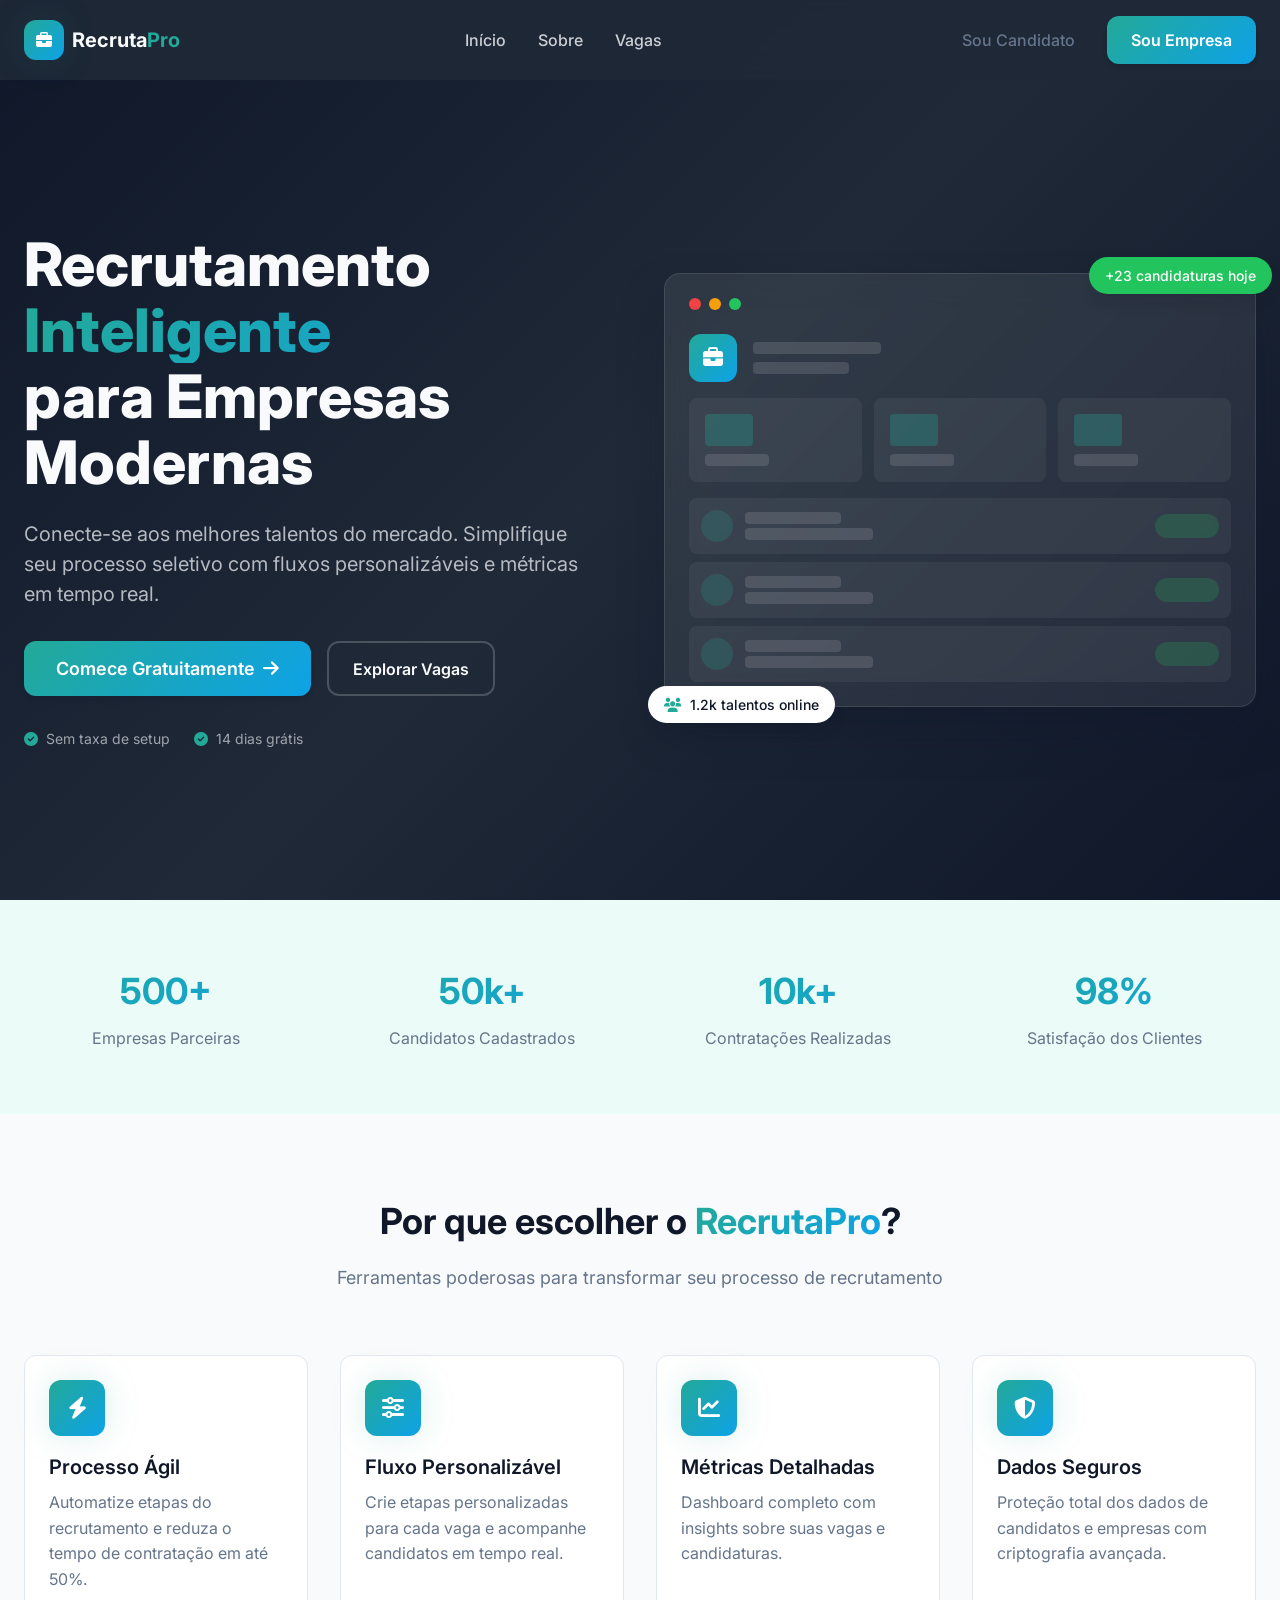
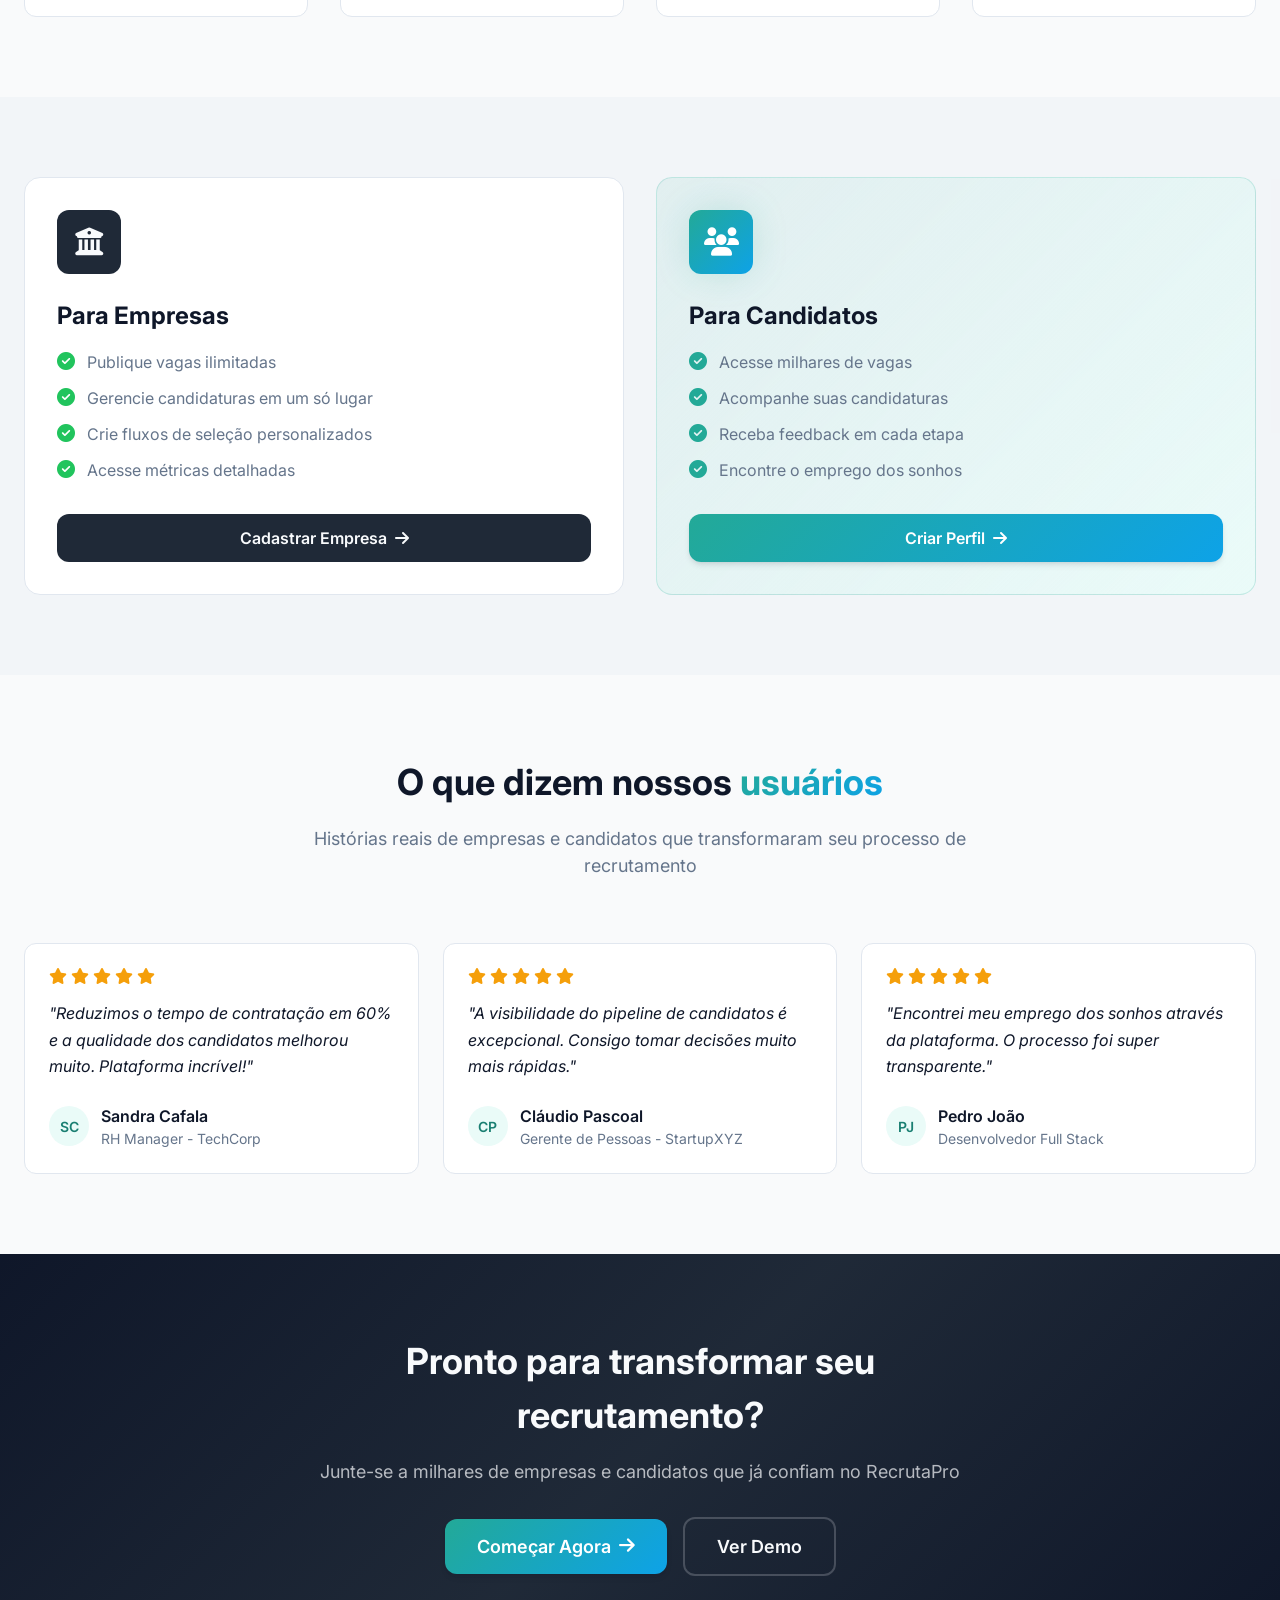
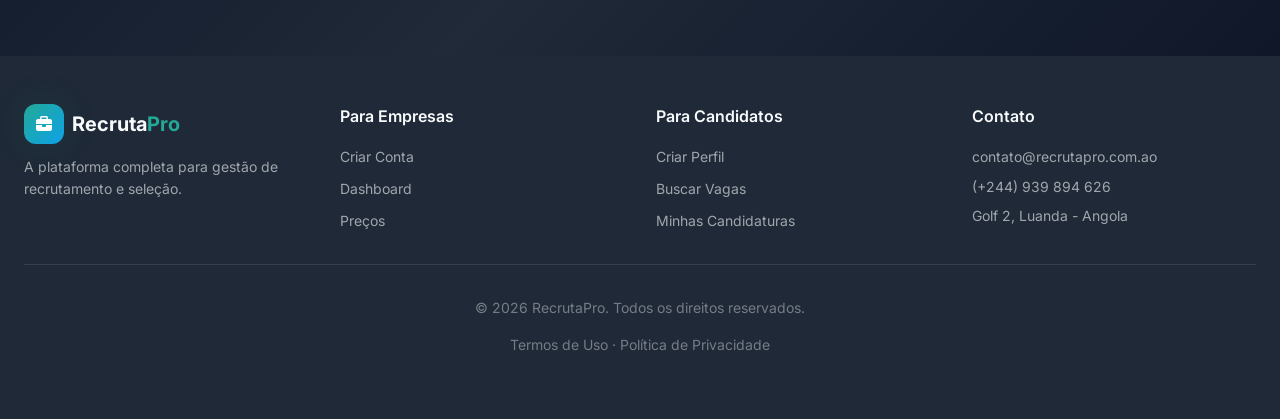
<file: index.html>
<!DOCTYPE html>
<html lang="pt-br">

<head>
    <meta charset="UTF-8">
    <meta name="viewport" content="width=device-width, initial-scale=1.0">
    <title>Recruta-Pro</title>
    <meta name="description" content="A plataforma completa para gestão de recrutamento e seleção.">
    <meta name="author" content="Zassala Mário & Ivandro Silva">
    <meta property="og:title" content="Recruta Pro">
    <meta property="og:description" content="A plataforma completa para gestão de recrutamento e seleção.">
    <meta property="og:type" content="website">

    <!-- Google Fonts -->
    <link rel="preconnect" href="https://fonts.googleapis.com">
    <link rel="preconnect" href="https://fonts.gstatic.com" crossorigin>
    <link href="https://fonts.googleapis.com/css2?family=Inter:wght@400;500;600;700;800&display=swap" rel="stylesheet">

    <!-- Font Awesome -->
    <link rel="stylesheet" href="https://cdnjs.cloudflare.com/ajax/libs/font-awesome/6.5.0/css/all.min.css">

    <!-- Estilos principais -->
    <link rel="stylesheet" href="css/index.css">
    <link rel="stylesheet" href="css/termos_politicas.css">
</head>

<body>

    <!-- ========== CABECALHO ========== -->
    <header class="cabecalho" id="cabecalho">
        <div class="container">
            <div class="cabecalho_interno">

                <!-- Logo -->
                <a href="index.html" class="cabecalho_logo">
                    <div class="logo_icone">
                        <i class="fa-solid fa-briefcase"></i>
                    </div>
                    <span class="logo_texto">Recruta<span class="logo_destaque">Pro</span></span>
                </a>

                <!-- Navegação Desktop -->
                <nav class="cabecalho_nav" id="nav_desktop">
                    <a href="index.html" class="nav_link">Início</a>
                    <a href="paginas/sobre.html" class="nav_link">Sobre</a>
                    <a href="paginas/vagas.html" class="nav_link">Vagas</a>

                </nav>

                <!-- Botões Desktop -->
                <div class="cabecalho_acoes" id="acoes_desktop">
                    <a href="paginas/criar_perfil.html" class="btn_fantasma">Sou Candidato</a>
                    <a href="paginas/criar_empresa.html" class="btn_primario">Sou Empresa</a>
                </div>

                <!-- Botão Menu Mobile -->
                <button class="cabecalho_menu_btn" id="btn_menu_mobile" aria-label="Abrir menu">
                    <i class="fa-solid fa-bars" id="icone_menu"></i>
                </button>

            </div>
        </div>

        <!-- Menu Mobile -->
        <div class="menu_mobile" id="menu_mobile">
            <nav class="menu_mobile_nav">
                <a href="index.html" class="nav_link">Início</a>
                <a href="paginas/sobre.html" class="nav_link">Sobre</a>
                <a href="paginas/vagas.html" class="nav_link">Vagas</a>
            </nav>
            <div class="menu_mobile_acoes">
                <a href="paginas/criar_perfil.html" class="btn_fantasma btn_bloco">Sou Candidato</a>
                <a href="paginas/criar_empresa.html" class="btn_primario btn_bloco">Sou Empresa</a>
            </div>
        </div>
    </header>

    <!-- ========== HERO ========== -->
    <section class="hero_secao">
        <div class="container">
            <div class="hero_grade">

                <!-- Hero: Texto -->
                <div class="hero_conteudo">
                    <h1 class="hero_titulo">
                        Recrutamento
                        <span class="texto_gradiente destaque_bloco">Inteligente</span>
                        para Empresas Modernas
                    </h1>
                    <p class="hero_descricao">
                        Conecte-se aos melhores talentos do mercado. Simplifique seu processo seletivo com
                        fluxos personalizáveis e métricas em tempo real.
                    </p>
                    <div class="hero_botoes">
                        <a href="paginas/criar_empresa.html" class="btn_primario btn_grande">
                            Comece Gratuitamente
                            <i class="fa-solid fa-arrow-right"></i>
                        </a>
                        <a href="paginas/vagas.html" class="btn_contorno btn_borda_claro">
                            Explorar Vagas
                        </a>
                    </div>
                    <div class="hero_selos">
                        <div class="hero_selo_item">
                            <i class="fa-solid fa-circle-check icone_primario"></i>
                            <span>Sem taxa de setup</span>
                        </div>
                        <div class="hero_selo_item">
                            <i class="fa-solid fa-circle-check icone_primario"></i>
                            <span>14 dias grátis</span>
                        </div>
                    </div>
                </div>

                <!-- Hero: Card Mockup -->
                <div class="hero_card_wrapper">
                    <div class="hero_card">
                        <!-- Dots decorativos -->
                        <div class="hero_card_dots">
                            <span class="ponto ponto_vermelho"></span>
                            <span class="ponto ponto_amarelo"></span>
                            <span class="ponto ponto_verde"></span>
                        </div>

                        <!-- Conteúdo mockup -->
                        <div class="hero_card_corpo">
                            <div class="mockup_cabecalho">
                                <div class="mockup_icone_box">
                                    <i class="fa-solid fa-briefcase"></i>
                                </div>
                                <div class="mockup_cabecalho_textos">
                                    <div class="mockup_linha mockup_linha_larga"></div>
                                    <div class="mockup_linha mockup_linha_media"></div>
                                </div>
                            </div>

                            <div class="mockup_stats">
                                <div class="mockup_stat_item">
                                    <div class="mockup_stat_numero"></div>
                                    <div class="mockup_linha mockup_linha_curta"></div>
                                </div>
                                <div class="mockup_stat_item">
                                    <div class="mockup_stat_numero"></div>
                                    <div class="mockup_linha mockup_linha_curta"></div>
                                </div>
                                <div class="mockup_stat_item">
                                    <div class="mockup_stat_numero"></div>
                                    <div class="mockup_linha mockup_linha_curta"></div>
                                </div>
                            </div>

                            <div class="mockup_lista">
                                <div class="mockup_lista_item">
                                    <div class="mockup_avatar"></div>
                                    <div class="mockup_lista_textos">
                                        <div class="mockup_linha mockup_linha_media"></div>
                                        <div class="mockup_linha mockup_linha_larga"></div>
                                    </div>
                                    <div class="mockup_badge_verde"></div>
                                </div>
                                <div class="mockup_lista_item">
                                    <div class="mockup_avatar"></div>
                                    <div class="mockup_lista_textos">
                                        <div class="mockup_linha mockup_linha_media"></div>
                                        <div class="mockup_linha mockup_linha_larga"></div>
                                    </div>
                                    <div class="mockup_badge_verde"></div>
                                </div>
                                <div class="mockup_lista_item">
                                    <div class="mockup_avatar"></div>
                                    <div class="mockup_lista_textos">
                                        <div class="mockup_linha mockup_linha_media"></div>
                                        <div class="mockup_linha mockup_linha_larga"></div>
                                    </div>
                                    <div class="mockup_badge_verde"></div>
                                </div>
                            </div>
                        </div>
                    </div>

                    <!-- Badges flutuantes -->
                    <div class="badge_flutuante badge_flutuante_topo">
                        +23 candidaturas hoje
                    </div>
                    <div class="badge_flutuante badge_flutuante_baixo">
                        <i class="fa-solid fa-users icone_primario"></i>
                        1.2k talentos online
                    </div>
                </div>

            </div>
        </div>
    </section>

    <!-- ========== NUMEROS / STATS ========== -->
    <section class="numeros_secao">
        <div class="container">
            <div class="numeros_grade">
                <div class="numero_item">
                    <p class="numero_valor texto_gradiente">500+</p>
                    <p class="numero_label">Empresas Parceiras</p>
                </div>
                <div class="numero_item">
                    <p class="numero_valor texto_gradiente">50k+</p>
                    <p class="numero_label">Candidatos Cadastrados</p>
                </div>
                <div class="numero_item">
                    <p class="numero_valor texto_gradiente">10k+</p>
                    <p class="numero_label">Contratações Realizadas</p>
                </div>
                <div class="numero_item">
                    <p class="numero_valor texto_gradiente">98%</p>
                    <p class="numero_label">Satisfação dos Clientes</p>
                </div>
            </div>
        </div>
    </section>

    <!-- ========== FUNCIONALIDADES ========== -->
    <section class="funcionalidades_secao">
        <div class="container">
            <div class="secao_cabecalho">
                <h2 class="secao_titulo">Por que escolher o <span class="texto_gradiente">RecrutaPro</span>?</h2>
                <p class="secao_subtitulo">Ferramentas poderosas para transformar seu processo de recrutamento</p>
            </div>
            <div class="funcionalidades_grade">

                <div class="funcionalidade_card cartao_hover">
                    <div class="funcionalidade_icone sombra_brilho">
                        <i class="fa-solid fa-bolt"></i>
                    </div>
                    <h3 class="funcionalidade_titulo">Processo Ágil</h3>
                    <p class="funcionalidade_descricao">Automatize etapas do recrutamento e reduza o tempo de
                        contratação em até 50%.</p>
                </div>

                <div class="funcionalidade_card cartao_hover">
                    <div class="funcionalidade_icone sombra_brilho">
                        <i class="fa-solid fa-sliders"></i>
                    </div>
                    <h3 class="funcionalidade_titulo">Fluxo Personalizável</h3>
                    <p class="funcionalidade_descricao">Crie etapas personalizadas para cada vaga e acompanhe candidatos
                        em tempo real.</p>
                </div>

                <div class="funcionalidade_card cartao_hover">
                    <div class="funcionalidade_icone sombra_brilho">
                        <i class="fa-solid fa-chart-line"></i>
                    </div>
                    <h3 class="funcionalidade_titulo">Métricas Detalhadas</h3>
                    <p class="funcionalidade_descricao">Dashboard completo com insights sobre suas vagas e candidaturas.
                    </p>
                </div>

                <div class="funcionalidade_card cartao_hover">
                    <div class="funcionalidade_icone sombra_brilho">
                        <i class="fa-solid fa-shield-halved"></i>
                    </div>
                    <h3 class="funcionalidade_titulo">Dados Seguros</h3>
                    <p class="funcionalidade_descricao">Proteção total dos dados de candidatos e empresas com
                        criptografia avançada.</p>
                </div>

            </div>
        </div>
    </section>

    <!-- ========== PARA EMPRESAS E CANDIDATOS ========== -->
    <section class="publico_secao">
        <div class="container">
            <div class="publico_grade">

                <!-- Para Empresas -->
                <div class="publico_card cartao_hover">
                    <div class="publico_icone_box publico_icone_escuro">
                        <i class="fa-solid fa-building-columns"></i>
                    </div>
                    <h3 class="publico_titulo">Para Empresas</h3>
                    <ul class="publico_lista">
                        <li class="publico_lista_item">
                            <i class="fa-solid fa-circle-check icone_sucesso"></i>
                            <span>Publique vagas ilimitadas</span>
                        </li>
                        <li class="publico_lista_item">
                            <i class="fa-solid fa-circle-check icone_sucesso"></i>
                            <span>Gerencie candidaturas em um só lugar</span>
                        </li>
                        <li class="publico_lista_item">
                            <i class="fa-solid fa-circle-check icone_sucesso"></i>
                            <span>Crie fluxos de seleção personalizados</span>
                        </li>
                        <li class="publico_lista_item">
                            <i class="fa-solid fa-circle-check icone_sucesso"></i>
                            <span>Acesse métricas detalhadas</span>
                        </li>
                    </ul>
                    <a href="paginas/criar_empresa.html" class="btn_secundario btn_bloco">
                        Cadastrar Empresa
                        <i class="fa-solid fa-arrow-right"></i>
                    </a>
                </div>

                <!-- Para Candidatos -->
                <div class="publico_card publico_card_destaque cartao_hover">
                    <div class="publico_icone_box gradiente_primario sombra_brilho">
                        <i class="fa-solid fa-users"></i>
                    </div>
                    <h3 class="publico_titulo">Para Candidatos</h3>
                    <ul class="publico_lista">
                        <li class="publico_lista_item">
                            <i class="fa-solid fa-circle-check icone_primario"></i>
                            <span>Acesse milhares de vagas</span>
                        </li>
                        <li class="publico_lista_item">
                            <i class="fa-solid fa-circle-check icone_primario"></i>
                            <span>Acompanhe suas candidaturas</span>
                        </li>
                        <li class="publico_lista_item">
                            <i class="fa-solid fa-circle-check icone_primario"></i>
                            <span>Receba feedback em cada etapa</span>
                        </li>
                        <li class="publico_lista_item">
                            <i class="fa-solid fa-circle-check icone_primario"></i>
                            <span>Encontre o emprego dos sonhos</span>
                        </li>
                    </ul>
                    <a href="paginas/criar_perfil.html" class="btn_primario btn_bloco">
                        Criar Perfil
                        <i class="fa-solid fa-arrow-right"></i>
                    </a>
                </div>

            </div>
        </div>
    </section>

    <!-- ========== DEPOIMENTOS ========== -->
    <section class="depoimentos_secao">
        <div class="container">
            <div class="secao_cabecalho">
                <h2 class="secao_titulo">O que dizem nossos <span class="texto_gradiente">usuários</span></h2>
                <p class="secao_subtitulo">Histórias reais de empresas e candidatos que transformaram seu processo de
                    recrutamento</p>
            </div>
            <div class="depoimentos_grade">

                <!-- Depoimento 1 -->
                <div class="depoimento_card cartao_hover">
                    <div class="depoimento_estrelas">
                        <i class="fa-solid fa-star"></i>
                        <i class="fa-solid fa-star"></i>
                        <i class="fa-solid fa-star"></i>
                        <i class="fa-solid fa-star"></i>
                        <i class="fa-solid fa-star"></i>
                    </div>
                    <p class="depoimento_texto">"Reduzimos o tempo de contratação em 60% e a qualidade dos candidatos
                        melhorou muito. Plataforma incrível!"</p>
                    <div class="depoimento_autor">
                        <div class="depoimento_avatar">SC</div>
                        <div>
                            <p class="depoimento_nome">Sandra Cafala</p>
                            <p class="depoimento_cargo">RH Manager - TechCorp</p>
                        </div>
                    </div>
                </div>

                <!-- Depoimento 2 -->
                <div class="depoimento_card cartao_hover">
                    <div class="depoimento_estrelas">
                        <i class="fa-solid fa-star"></i>
                        <i class="fa-solid fa-star"></i>
                        <i class="fa-solid fa-star"></i>
                        <i class="fa-solid fa-star"></i>
                        <i class="fa-solid fa-star"></i>
                    </div>
                    <p class="depoimento_texto">"A visibilidade do pipeline de candidatos é excepcional. Consigo tomar
                        decisões muito mais rápidas."</p>
                    <div class="depoimento_autor">
                        <div class="depoimento_avatar">CP</div>
                        <div>
                            <p class="depoimento_nome">Cláudio Pascoal</p>
                            <p class="depoimento_cargo">Gerente de Pessoas - StartupXYZ</p>
                        </div>
                    </div>
                </div>

                <!-- Depoimento 3 -->
                <div class="depoimento_card cartao_hover">
                    <div class="depoimento_estrelas">
                        <i class="fa-solid fa-star"></i>
                        <i class="fa-solid fa-star"></i>
                        <i class="fa-solid fa-star"></i>
                        <i class="fa-solid fa-star"></i>
                        <i class="fa-solid fa-star"></i>
                    </div>
                    <p class="depoimento_texto">"Encontrei meu emprego dos sonhos através da plataforma. O processo foi
                        super transparente."</p>
                    <div class="depoimento_autor">
                        <div class="depoimento_avatar">PJ</div>
                        <div>
                            <p class="depoimento_nome">Pedro João</p>
                            <p class="depoimento_cargo">Desenvolvedor Full Stack</p>
                        </div>
                    </div>
                </div>

            </div>
        </div>
    </section>

    <!-- ========== CTA FINAL ========== -->
    <section class="cta_secao gradiente_hero">
        <div class="container">
            <div class="cta_conteudo">
                <h2 class="cta_titulo">Pronto para transformar seu recrutamento?</h2>
                <p class="cta_descricao">Junte-se a milhares de empresas e candidatos que já confiam no RecrutaPro</p>
                <div class="cta_botoes">
                    <a href="paginas/criar_empresa.html" class="btn_primario btn_grande">
                        Começar Agora
                        <i class="fa-solid fa-arrow-right"></i>
                    </a>
                    <a href="paginas/dashboard_empresa.html" class="btn_contorno btn_borda_claro_cta">
                        Ver Demo
                    </a>
                </div>
            </div>
        </div>
    </section>

    <!-- ========== RODAPE ========== -->
    <footer class="rodape">
        <div class="container">
            <div class="rodape_grade">

                <!-- Coluna: Marca -->
                <div class="rodape_coluna">
                    <a href="index.html" class="rodape_logo">
                        <div class="logo_icone">
                            <i class="fa-solid fa-briefcase"></i>
                        </div>
                        <span class="logo_texto">Recruta<span class="logo_destaque">Pro</span></span>
                    </a>
                    <p class="rodape_descricao">A plataforma completa para gestão de recrutamento e seleção.</p>
                </div>

                <!-- Coluna: Para Empresas -->
                <div class="rodape_coluna">
                    <h4 class="rodape_titulo_coluna">Para Empresas</h4>
                    <ul class="rodape_lista">
                        <li><a href="paginas/criar_empresa.html" class="rodape_link">Criar Conta</a></li>
                        <li><a href="paginas/dashboard_empresa.html" class="rodape_link">Dashboard</a></li>
                        <li><a href="paginas/login.html " class="rodape_link">Preços</a></li>
                    </ul>
                </div>

                <!-- Coluna: Para Candidatos -->
                <div class="rodape_coluna">
                    <h4 class="rodape_titulo_coluna">Para Candidatos</h4>
                    <ul class="rodape_lista">
                        <li><a href="paginas/criar_perfil.html" class="rodape_link">Criar Perfil</a></li>
                        <li><a href="paginas/vagas.html" class="rodape_link">Buscar Vagas</a></li>
                        <li><a href="paginas/dashboard_candidato.html" class="rodape_link">Minhas Candidaturas</a></li>
                    </ul>
                </div>

                <!-- Coluna: Contato -->
                <div class="rodape_coluna">
                    <h4 class="rodape_titulo_coluna">Contato</h4>
                    <ul class="rodape_lista">
                        <li><a href="mailto:contato@recrutapro.com.br" class="rodape_link">contato@recrutapro.com.ao</a>
                        </li>
                        <li class="rodape_info">(+244) 939 894 626</li>
                        <li class="rodape_info">Golf 2, Luanda - Angola</li>
                    </ul>
                </div>

            </div>

            <!-- Rodapé inferior -->
            <div class="rodape_conteudo">
                <p>© 2026 RecrutaPro. Todos os direitos reservados.</p>
                <p>
                    <a href="#" id="abrir_termos">Termos de Uso</a> ·
                    <a href="#" id="abrir_privacidade">Política de Privacidade</a>
                </p>
            </div>
        </div>
    </footer>

    <!-- ========== MODAL TERMOS DE USO ========== -->
    <div class="modal" id="modal_termos">
        <div class="modal_overlay"></div>
        <div class="modal_conteudo">
            <button class="modal_fechar" data-fechar><i class="fa-solid fa-times fechar"></i></button>

            <h2>Termos de Uso</h2>

            <p>Bem-vindo ao RecrutaPro. Ao aceder e utilizar esta plataforma, o utilizador concorda com os presentes
                Termos de Uso. Caso não concorde, deverá abster-se de utilizar os serviços.</p>

            <h4>1. Objeto da Plataforma</h4>
            <p>O RecrutaPro é uma plataforma digital destinada a facilitar o processo de recrutamento e seleção,
                conectando empresas e candidatos no mercado angolano.</p>

            <h4>2. Registo e Conta</h4>
            <p>Para utilizar determinadas funcionalidades, o utilizador deverá criar uma conta, fornecendo informações
                verdadeiras, atualizadas e completas. O utilizador é responsável pela confidencialidade das suas
                credenciais.</p>

            <h4>3. Responsabilidade do Utilizador</h4>
            <p>O utilizador compromete-se a:</p>
            <ul>
                <li>Fornecer informações verídicas;</li>
                <li>Não utilizar a plataforma para fins ilegais ou fraudulentos;</li>
                <li>Respeitar outros utilizadores e empresas.</li>
            </ul>

            <h4>4. Responsabilidade das Empresas</h4>
            <p>As empresas são responsáveis pela veracidade das vagas publicadas e pelo tratamento adequado dos dados
                dos candidatos.</p>

            <h4>5. Limitação de Responsabilidade</h4>
            <p>O RecrutaPro atua como intermediário, não sendo responsável por decisões de contratação, veracidade das
                candidaturas ou relações estabelecidas entre utilizadores.</p>

            <h4>6. Suspensão ou Encerramento de Conta</h4>
            <p>Reservamo-nos o direito de suspender ou encerrar contas que violem estes termos, sem aviso prévio.</p>

            <h4>7. Alterações aos Termos</h4>
            <p>Os presentes termos podem ser atualizados a qualquer momento. A continuação do uso da plataforma implica
                a aceitação das alterações.</p>

            <h4>8. Legislação Aplicável</h4>
            <p>Os presentes termos são regidos pela legislação vigente na República de Angola.</p>
        </div>
    </div>


    <!-- ========== MODAL PRIVACIDADE ========== -->
    <div class="modal" id="modal_privacidade">
        <div class="modal_overlay"></div>
        <div class="modal_conteudo">
            <button class="modal_fechar" data-fechar><i class="fa-solid fa-times fechar"></i></button>

            <h2>Política de Privacidade</h2>

            <p>A sua privacidade é importante para nós. Esta Política de Privacidade descreve como o RecrutaPro coleta,
                utiliza e protege os dados dos utilizadores.</p>

            <h4>1. Dados Coletados</h4>
            <p>Podemos coletar as seguintes informações:</p>
            <ul>
                <li>Dados pessoais (nome, email, telefone);</li>
                <li>Informações profissionais (currículo, experiência, habilidades);</li>
                <li>Dados de utilização da plataforma.</li>
            </ul>

            <h4>2. Finalidade do Tratamento</h4>
            <p>Os dados são utilizados para:</p>
            <ul>
                <li>Facilitar processos de recrutamento;</li>
                <li>Melhorar a experiência do utilizador;</li>
                <li>Comunicação com utilizadores e empresas.</li>
            </ul>

            <h4>3. Compartilhamento de Dados</h4>
            <p>Os dados dos candidatos podem ser compartilhados com empresas para fins de recrutamento. Não vendemos
                dados a terceiros.</p>

            <h4>4. Armazenamento e Segurança</h4>
            <p>Adotamos medidas técnicas e organizacionais para proteger os dados contra acessos não autorizados, perda
                ou divulgação indevida.</p>

            <h4>5. Direitos do Utilizador</h4>
            <p>O utilizador pode, a qualquer momento:</p>
            <ul>
                <li>Solicitar acesso aos seus dados;</li>
                <li>Corrigir informações;</li>
                <li>Solicitar a exclusão da conta.</li>
            </ul>

            <h4>6. Retenção de Dados</h4>
            <p>Os dados serão mantidos apenas pelo tempo necessário para cumprir as finalidades da plataforma.</p>

            <h4>7. Alterações à Política</h4>
            <p>Esta política pode ser atualizada periodicamente. Recomendamos a consulta regular desta página.</p>

            <h4>8. Contacto</h4>
            <p>Para questões relacionadas com privacidade, contacte-nos através do email: contato@recrutapro.com.ao</p>
        </div>
    </div>

    <script src="js/index.js"></script>
    <script src="js/termos_politicas.js"></script>
</body>

</html>
</file>
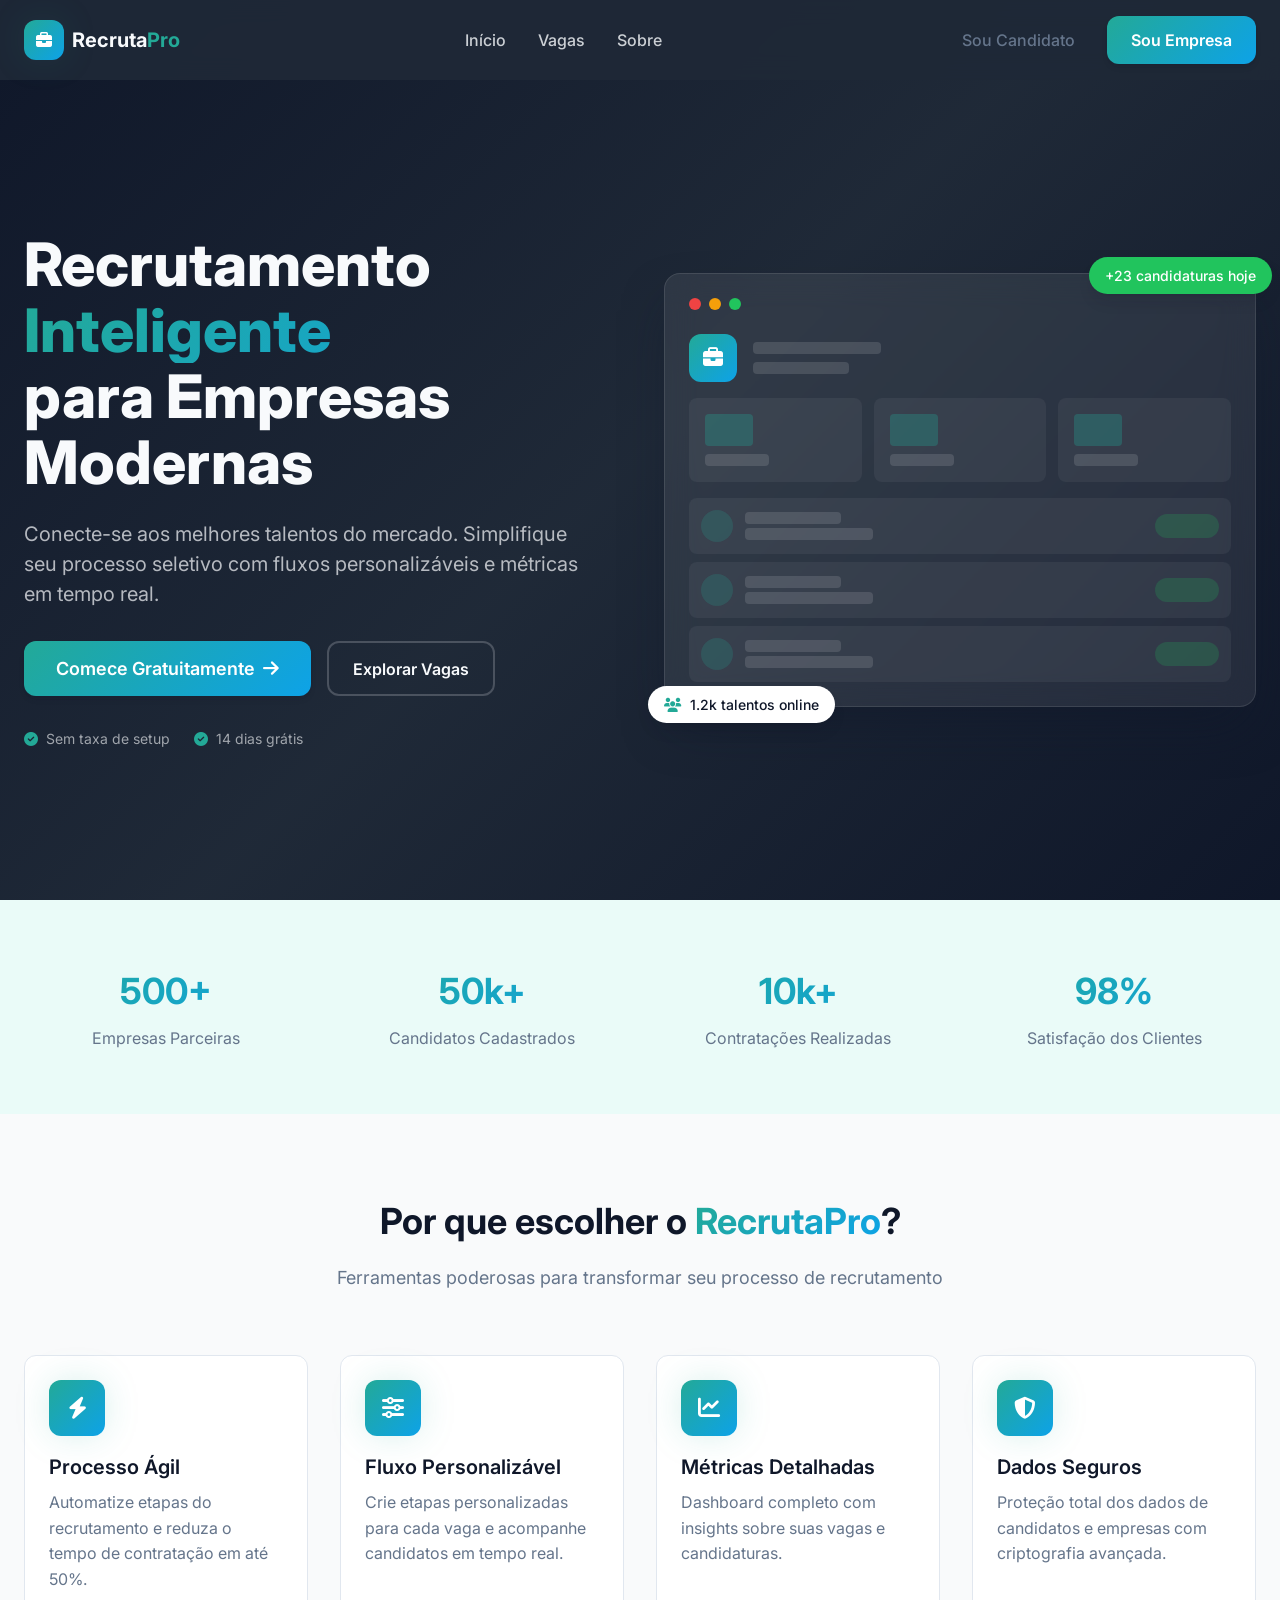
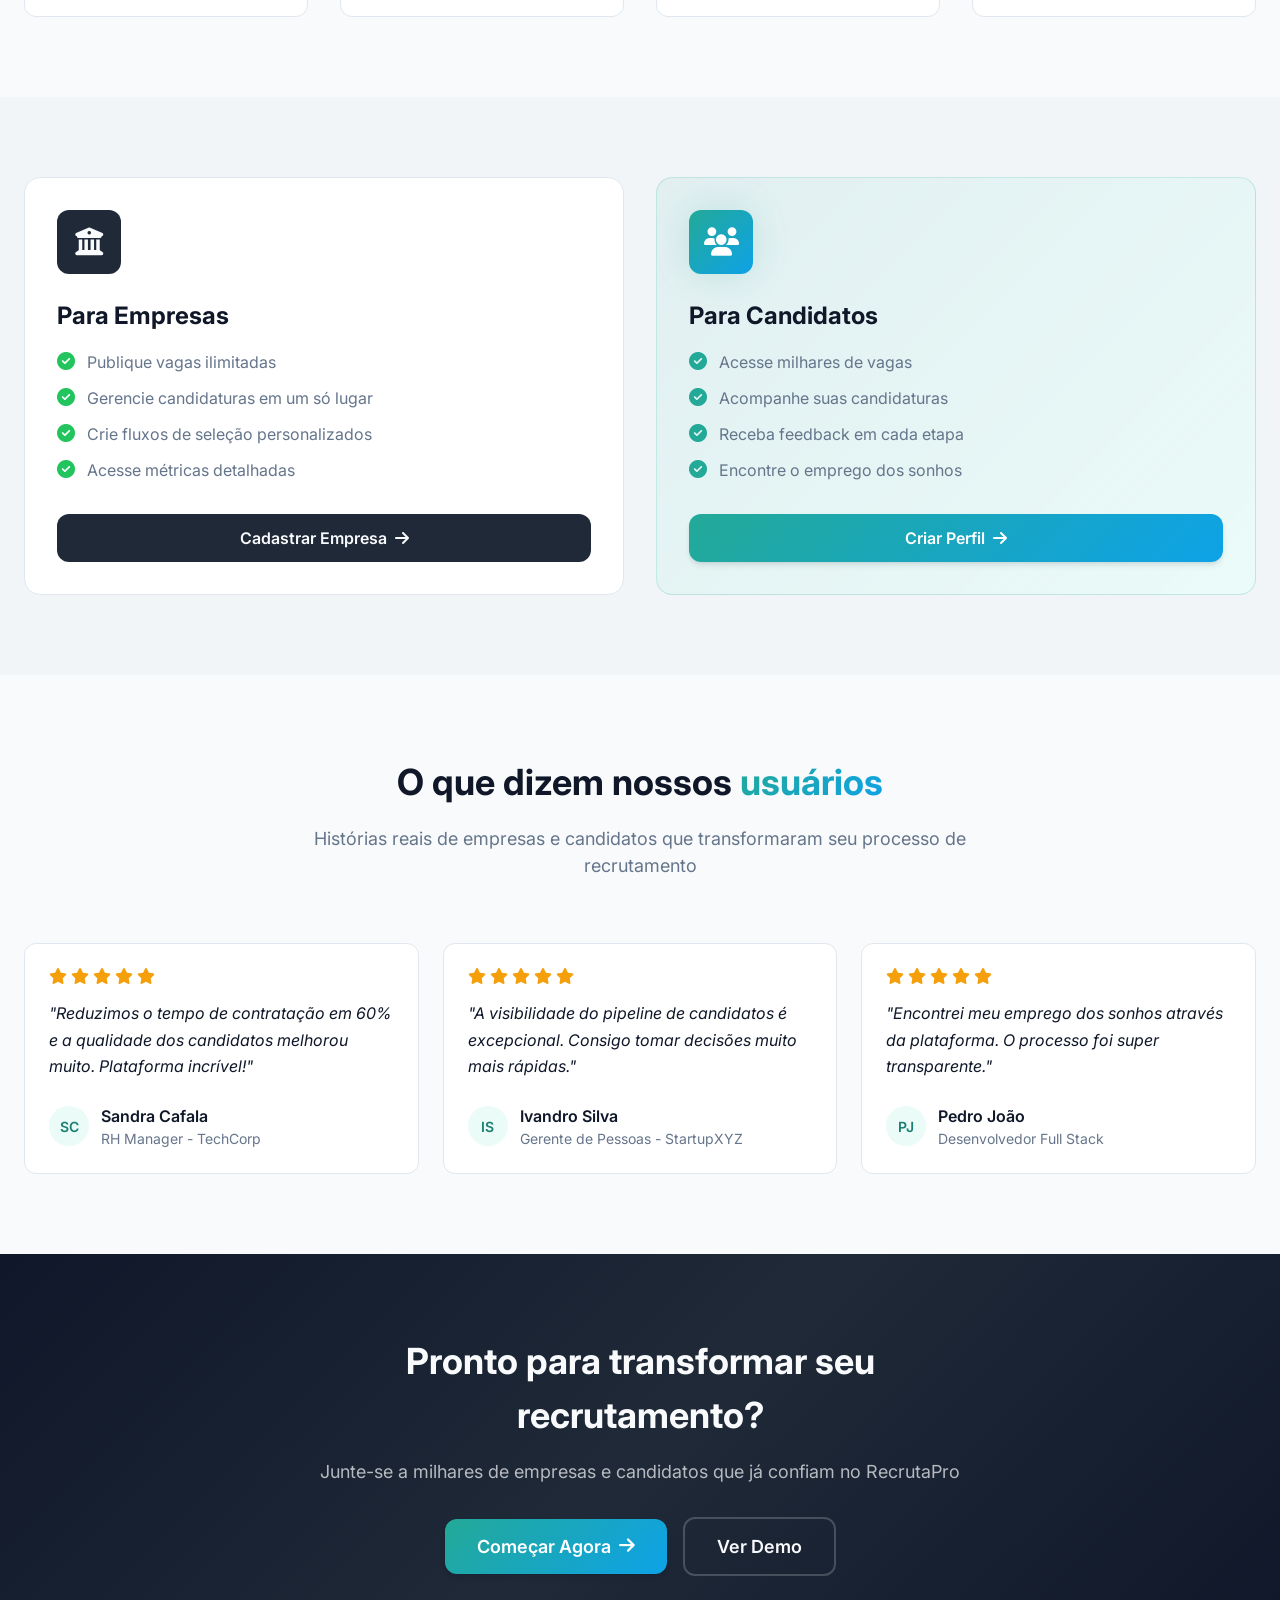
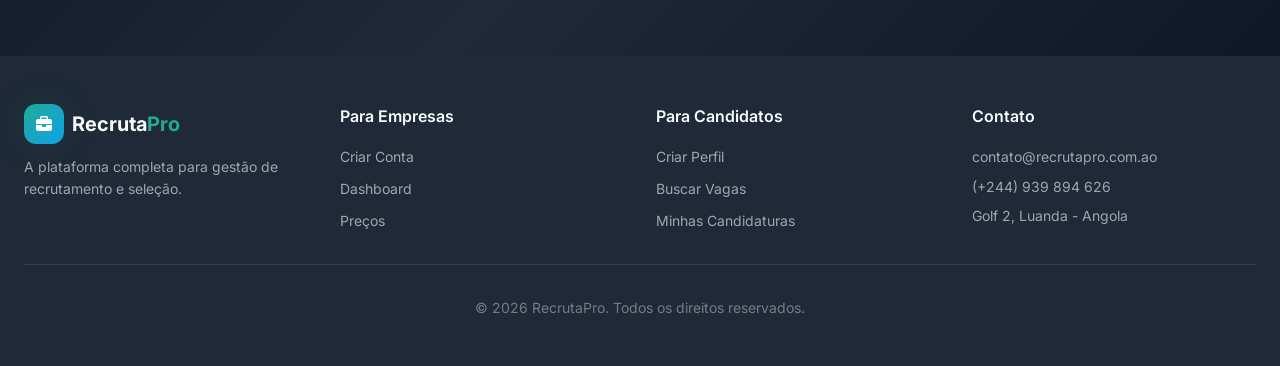
<file: frontEnd/index.html>
<!DOCTYPE html>
<html lang="pt-br">

<head>
    <meta charset="UTF-8">
    <meta name="viewport" content="width=device-width, initial-scale=1.0">
    <title>Recruta-Pro</title>
    <meta name="description" content="A plataforma completa para gestão de recrutamento e seleção.">
    <meta name="author" content="Zassala Mário">
    <meta property="og:title" content="Recruta Pro">
    <meta property="og:description" content="A plataforma completa para gestão de recrutamento e seleção.">
    <meta property="og:type" content="website">

    <!-- Google Fonts -->
    <link rel="preconnect" href="https://fonts.googleapis.com">
    <link rel="preconnect" href="https://fonts.gstatic.com" crossorigin>
    <link href="https://fonts.googleapis.com/css2?family=Inter:wght@400;500;600;700;800&display=swap" rel="stylesheet">

    <!-- Font Awesome -->
    <link rel="stylesheet" href="https://cdnjs.cloudflare.com/ajax/libs/font-awesome/6.5.0/css/all.min.css">

    <!-- Estilos principais -->
    <link rel="stylesheet" href="css/index.css">
</head>

<body>

    <!-- ========== CABECALHO ========== -->
    <header class="cabecalho" id="cabecalho">
        <div class="container">
            <div class="cabecalho_interno">

                <!-- Logo -->
                <a href="index.html" class="cabecalho_logo">
                    <div class="logo_icone">
                        <i class="fa-solid fa-briefcase"></i>
                    </div>
                    <span class="logo_texto">Recruta<span class="logo_destaque">Pro</span></span>
                </a>

                <!-- Navegação Desktop -->
                <nav class="cabecalho_nav" id="nav_desktop">
                    <a href="index.html" class="nav_link">Início</a>
                    <a href="paginas/vagas.html" class="nav_link">Vagas</a>
                    <a href="#" class="nav_link">Sobre</a>
                </nav>

                <!-- Botões Desktop -->
                <div class="cabecalho_acoes" id="acoes_desktop">
                    <a href="paginas/criar_perfil.html" class="btn_fantasma">Sou Candidato</a>
                    <a href="#" class="btn_primario">Sou Empresa</a>
                </div>

                <!-- Botão Menu Mobile -->
                <button class="cabecalho_menu_btn" id="btn_menu_mobile" aria-label="Abrir menu">
                    <i class="fa-solid fa-bars" id="icone_menu"></i>
                </button>

            </div>
        </div>

        <!-- Menu Mobile -->
        <div class="menu_mobile" id="menu_mobile">
            <nav class="menu_mobile_nav">
                <a href="index.html" class="nav_link">Início</a>
                <a href="paginas/vagas.html" class="nav_link">Vagas</a>
                <a href="#" class="nav_link">Sobre</a>
            </nav>
            <div class="menu_mobile_acoes">
                <a href="paginas/criar_perfil.html" class="btn_fantasma btn_bloco">Sou Candidato</a>
                <a href="#" class="btn_primario btn_bloco">Sou Empresa</a>
            </div>
        </div>
    </header>

    <!-- ========== HERO ========== -->
    <section class="hero_secao">
        <div class="container">
            <div class="hero_grade">

                <!-- Hero: Texto -->
                <div class="hero_conteudo">
                    <h1 class="hero_titulo">
                        Recrutamento
                        <span class="texto_gradiente destaque_bloco">Inteligente</span>
                        para Empresas Modernas
                    </h1>
                    <p class="hero_descricao">
                        Conecte-se aos melhores talentos do mercado. Simplifique seu processo seletivo com
                        fluxos personalizáveis e métricas em tempo real.
                    </p>
                    <div class="hero_botoes">
                        <a href="#" class="btn_primario btn_grande">
                            Comece Gratuitamente
                            <i class="fa-solid fa-arrow-right"></i>
                        </a>
                        <a href="#" class="btn_contorno btn_borda_claro">
                            Explorar Vagas
                        </a>
                    </div>
                    <div class="hero_selos">
                        <div class="hero_selo_item">
                            <i class="fa-solid fa-circle-check icone_primario"></i>
                            <span>Sem taxa de setup</span>
                        </div>
                        <div class="hero_selo_item">
                            <i class="fa-solid fa-circle-check icone_primario"></i>
                            <span>14 dias grátis</span>
                        </div>
                    </div>
                </div>

                <!-- Hero: Card Mockup -->
                <div class="hero_card_wrapper">
                    <div class="hero_card">
                        <!-- Dots decorativos -->
                        <div class="hero_card_dots">
                            <span class="ponto ponto_vermelho"></span>
                            <span class="ponto ponto_amarelo"></span>
                            <span class="ponto ponto_verde"></span>
                        </div>

                        <!-- Conteúdo mockup -->
                        <div class="hero_card_corpo">
                            <div class="mockup_cabecalho">
                                <div class="mockup_icone_box">
                                    <i class="fa-solid fa-briefcase"></i>
                                </div>
                                <div class="mockup_cabecalho_textos">
                                    <div class="mockup_linha mockup_linha_larga"></div>
                                    <div class="mockup_linha mockup_linha_media"></div>
                                </div>
                            </div>

                            <div class="mockup_stats">
                                <div class="mockup_stat_item">
                                    <div class="mockup_stat_numero"></div>
                                    <div class="mockup_linha mockup_linha_curta"></div>
                                </div>
                                <div class="mockup_stat_item">
                                    <div class="mockup_stat_numero"></div>
                                    <div class="mockup_linha mockup_linha_curta"></div>
                                </div>
                                <div class="mockup_stat_item">
                                    <div class="mockup_stat_numero"></div>
                                    <div class="mockup_linha mockup_linha_curta"></div>
                                </div>
                            </div>

                            <div class="mockup_lista">
                                <div class="mockup_lista_item">
                                    <div class="mockup_avatar"></div>
                                    <div class="mockup_lista_textos">
                                        <div class="mockup_linha mockup_linha_media"></div>
                                        <div class="mockup_linha mockup_linha_larga"></div>
                                    </div>
                                    <div class="mockup_badge_verde"></div>
                                </div>
                                <div class="mockup_lista_item">
                                    <div class="mockup_avatar"></div>
                                    <div class="mockup_lista_textos">
                                        <div class="mockup_linha mockup_linha_media"></div>
                                        <div class="mockup_linha mockup_linha_larga"></div>
                                    </div>
                                    <div class="mockup_badge_verde"></div>
                                </div>
                                <div class="mockup_lista_item">
                                    <div class="mockup_avatar"></div>
                                    <div class="mockup_lista_textos">
                                        <div class="mockup_linha mockup_linha_media"></div>
                                        <div class="mockup_linha mockup_linha_larga"></div>
                                    </div>
                                    <div class="mockup_badge_verde"></div>
                                </div>
                            </div>
                        </div>
                    </div>

                    <!-- Badges flutuantes -->
                    <div class="badge_flutuante badge_flutuante_topo">
                        +23 candidaturas hoje
                    </div>
                    <div class="badge_flutuante badge_flutuante_baixo">
                        <i class="fa-solid fa-users icone_primario"></i>
                        1.2k talentos online
                    </div>
                </div>

            </div>
        </div>
    </section>

    <!-- ========== NUMEROS / STATS ========== -->
    <section class="numeros_secao">
        <div class="container">
            <div class="numeros_grade">
                <div class="numero_item">
                    <p class="numero_valor texto_gradiente">500+</p>
                    <p class="numero_label">Empresas Parceiras</p>
                </div>
                <div class="numero_item">
                    <p class="numero_valor texto_gradiente">50k+</p>
                    <p class="numero_label">Candidatos Cadastrados</p>
                </div>
                <div class="numero_item">
                    <p class="numero_valor texto_gradiente">10k+</p>
                    <p class="numero_label">Contratações Realizadas</p>
                </div>
                <div class="numero_item">
                    <p class="numero_valor texto_gradiente">98%</p>
                    <p class="numero_label">Satisfação dos Clientes</p>
                </div>
            </div>
        </div>
    </section>

    <!-- ========== FUNCIONALIDADES ========== -->
    <section class="funcionalidades_secao">
        <div class="container">
            <div class="secao_cabecalho">
                <h2 class="secao_titulo">Por que escolher o <span class="texto_gradiente">RecrutaPro</span>?</h2>
                <p class="secao_subtitulo">Ferramentas poderosas para transformar seu processo de recrutamento</p>
            </div>
            <div class="funcionalidades_grade">

                <div class="funcionalidade_card cartao_hover">
                    <div class="funcionalidade_icone sombra_brilho">
                        <i class="fa-solid fa-bolt"></i>
                    </div>
                    <h3 class="funcionalidade_titulo">Processo Ágil</h3>
                    <p class="funcionalidade_descricao">Automatize etapas do recrutamento e reduza o tempo de contratação em até 50%.</p>
                </div>

                <div class="funcionalidade_card cartao_hover">
                    <div class="funcionalidade_icone sombra_brilho">
                        <i class="fa-solid fa-sliders"></i>
                    </div>
                    <h3 class="funcionalidade_titulo">Fluxo Personalizável</h3>
                    <p class="funcionalidade_descricao">Crie etapas personalizadas para cada vaga e acompanhe candidatos em tempo real.</p>
                </div>

                <div class="funcionalidade_card cartao_hover">
                    <div class="funcionalidade_icone sombra_brilho">
                        <i class="fa-solid fa-chart-line"></i>
                    </div>
                    <h3 class="funcionalidade_titulo">Métricas Detalhadas</h3>
                    <p class="funcionalidade_descricao">Dashboard completo com insights sobre suas vagas e candidaturas.</p>
                </div>

                <div class="funcionalidade_card cartao_hover">
                    <div class="funcionalidade_icone sombra_brilho">
                        <i class="fa-solid fa-shield-halved"></i>
                    </div>
                    <h3 class="funcionalidade_titulo">Dados Seguros</h3>
                    <p class="funcionalidade_descricao">Proteção total dos dados de candidatos e empresas com criptografia avançada.</p>
                </div>

            </div>
        </div>
    </section>

    <!-- ========== PARA EMPRESAS E CANDIDATOS ========== -->
    <section class="publico_secao">
        <div class="container">
            <div class="publico_grade">

                <!-- Para Empresas -->
                <div class="publico_card cartao_hover">
                    <div class="publico_icone_box publico_icone_escuro">
                        <i class="fa-solid fa-building-columns"></i>
                    </div>
                    <h3 class="publico_titulo">Para Empresas</h3>
                    <ul class="publico_lista">
                        <li class="publico_lista_item">
                            <i class="fa-solid fa-circle-check icone_sucesso"></i>
                            <span>Publique vagas ilimitadas</span>
                        </li>
                        <li class="publico_lista_item">
                            <i class="fa-solid fa-circle-check icone_sucesso"></i>
                            <span>Gerencie candidaturas em um só lugar</span>
                        </li>
                        <li class="publico_lista_item">
                            <i class="fa-solid fa-circle-check icone_sucesso"></i>
                            <span>Crie fluxos de seleção personalizados</span>
                        </li>
                        <li class="publico_lista_item">
                            <i class="fa-solid fa-circle-check icone_sucesso"></i>
                            <span>Acesse métricas detalhadas</span>
                        </li>
                    </ul>
                    <a href="#" class="btn_secundario btn_bloco">
                        Cadastrar Empresa
                        <i class="fa-solid fa-arrow-right"></i>
                    </a>
                </div>

                <!-- Para Candidatos -->
                <div class="publico_card publico_card_destaque cartao_hover">
                    <div class="publico_icone_box gradiente_primario sombra_brilho">
                        <i class="fa-solid fa-users"></i>
                    </div>
                    <h3 class="publico_titulo">Para Candidatos</h3>
                    <ul class="publico_lista">
                        <li class="publico_lista_item">
                            <i class="fa-solid fa-circle-check icone_primario"></i>
                            <span>Acesse milhares de vagas</span>
                        </li>
                        <li class="publico_lista_item">
                            <i class="fa-solid fa-circle-check icone_primario"></i>
                            <span>Acompanhe suas candidaturas</span>
                        </li>
                        <li class="publico_lista_item">
                            <i class="fa-solid fa-circle-check icone_primario"></i>
                            <span>Receba feedback em cada etapa</span>
                        </li>
                        <li class="publico_lista_item">
                            <i class="fa-solid fa-circle-check icone_primario"></i>
                            <span>Encontre o emprego dos sonhos</span>
                        </li>
                    </ul>
                    <a href="#" class="btn_primario btn_bloco">
                        Criar Perfil
                        <i class="fa-solid fa-arrow-right"></i>
                    </a>
                </div>

            </div>
        </div>
    </section>

    <!-- ========== DEPOIMENTOS ========== -->
    <section class="depoimentos_secao">
        <div class="container">
            <div class="secao_cabecalho">
                <h2 class="secao_titulo">O que dizem nossos <span class="texto_gradiente">usuários</span></h2>
                <p class="secao_subtitulo">Histórias reais de empresas e candidatos que transformaram seu processo de recrutamento</p>
            </div>
            <div class="depoimentos_grade">

                <!-- Depoimento 1 -->
                <div class="depoimento_card cartao_hover">
                    <div class="depoimento_estrelas">
                        <i class="fa-solid fa-star"></i>
                        <i class="fa-solid fa-star"></i>
                        <i class="fa-solid fa-star"></i>
                        <i class="fa-solid fa-star"></i>
                        <i class="fa-solid fa-star"></i>
                    </div>
                    <p class="depoimento_texto">"Reduzimos o tempo de contratação em 60% e a qualidade dos candidatos melhorou muito. Plataforma incrível!"</p>
                    <div class="depoimento_autor">
                        <div class="depoimento_avatar">SC</div>
                        <div>
                            <p class="depoimento_nome">Sandra Cafala</p>
                            <p class="depoimento_cargo">RH Manager - TechCorp</p>
                        </div>
                    </div>
                </div>

                <!-- Depoimento 2 -->
                <div class="depoimento_card cartao_hover">
                    <div class="depoimento_estrelas">
                        <i class="fa-solid fa-star"></i>
                        <i class="fa-solid fa-star"></i>
                        <i class="fa-solid fa-star"></i>
                        <i class="fa-solid fa-star"></i>
                        <i class="fa-solid fa-star"></i>
                    </div>
                    <p class="depoimento_texto">"A visibilidade do pipeline de candidatos é excepcional. Consigo tomar decisões muito mais rápidas."</p>
                    <div class="depoimento_autor">
                        <div class="depoimento_avatar">IS</div>
                        <div>
                            <p class="depoimento_nome">Ivandro Silva</p>
                            <p class="depoimento_cargo">Gerente de Pessoas - StartupXYZ</p>
                        </div>
                    </div>
                </div>

                <!-- Depoimento 3 -->
                <div class="depoimento_card cartao_hover">
                    <div class="depoimento_estrelas">
                        <i class="fa-solid fa-star"></i>
                        <i class="fa-solid fa-star"></i>
                        <i class="fa-solid fa-star"></i>
                        <i class="fa-solid fa-star"></i>
                        <i class="fa-solid fa-star"></i>
                    </div>
                    <p class="depoimento_texto">"Encontrei meu emprego dos sonhos através da plataforma. O processo foi super transparente."</p>
                    <div class="depoimento_autor">
                        <div class="depoimento_avatar">PJ</div>
                        <div>
                            <p class="depoimento_nome">Pedro João</p>
                            <p class="depoimento_cargo">Desenvolvedor Full Stack</p>
                        </div>
                    </div>
                </div>

            </div>
        </div>
    </section>

    <!-- ========== CTA FINAL ========== -->
    <section class="cta_secao gradiente_hero">
        <div class="container">
            <div class="cta_conteudo">
                <h2 class="cta_titulo">Pronto para transformar seu recrutamento?</h2>
                <p class="cta_descricao">Junte-se a milhares de empresas e candidatos que já confiam no RecrutaPro</p>
                <div class="cta_botoes">
                    <a href="#" class="btn_primario btn_grande">
                        Começar Agora
                        <i class="fa-solid fa-arrow-right"></i>
                    </a>
                    <a href="#" class="btn_contorno btn_borda_claro_cta">
                        Ver Demo
                    </a>
                </div>
            </div>
        </div>
    </section>

    <!-- ========== RODAPE ========== -->
    <footer class="rodape">
        <div class="container">
            <div class="rodape_grade">

                <!-- Coluna: Marca -->
                <div class="rodape_coluna">
                    <a href="/" class="rodape_logo">
                        <div class="logo_icone">
                            <i class="fa-solid fa-briefcase"></i>
                        </div>
                        <span class="logo_texto">Recruta<span class="logo_destaque">Pro</span></span>
                    </a>
                    <p class="rodape_descricao">A plataforma completa para gestão de recrutamento e seleção.</p>
                </div>

                <!-- Coluna: Para Empresas -->
                <div class="rodape_coluna">
                    <h4 class="rodape_titulo_coluna">Para Empresas</h4>
                    <ul class="rodape_lista">
                        <li><a href="#" class="rodape_link">Criar Conta</a></li>
                        <li><a href="#" class="rodape_link">Dashboard</a></li>
                        <li><a href="#" class="rodape_link">Preços</a></li>
                    </ul>
                </div>

                <!-- Coluna: Para Candidatos -->
                <div class="rodape_coluna">
                    <h4 class="rodape_titulo_coluna">Para Candidatos</h4>
                    <ul class="rodape_lista">
                        <li><a href="paginas/criar_perfil.html" class="rodape_link">Criar Perfil</a></li>
                        <li><a href="#" class="rodape_link">Buscar Vagas</a></li>
                        <li><a href="#" class="rodape_link">Minhas Candidaturas</a></li>
                    </ul>
                </div>

                <!-- Coluna: Contato -->
                <div class="rodape_coluna">
                    <h4 class="rodape_titulo_coluna">Contato</h4>
                    <ul class="rodape_lista">
                        <li><a href="mailto:contato@recrutapro.com.br" class="rodape_link">contato@recrutapro.com.ao</a></li>
                        <li class="rodape_info">(+244) 939 894 626</li>
                        <li class="rodape_info">Golf 2, Luanda - Angola</li>
                    </ul>
                </div>

            </div>

            <!-- Rodapé inferior -->
            <div class="rodape_conteudo">
                © 2026 RecrutaPro. Todos os direitos reservados.
            </div>
        </div>
    </footer>

    <script src="js/index.js"></script>
</body>

</html>
</file>
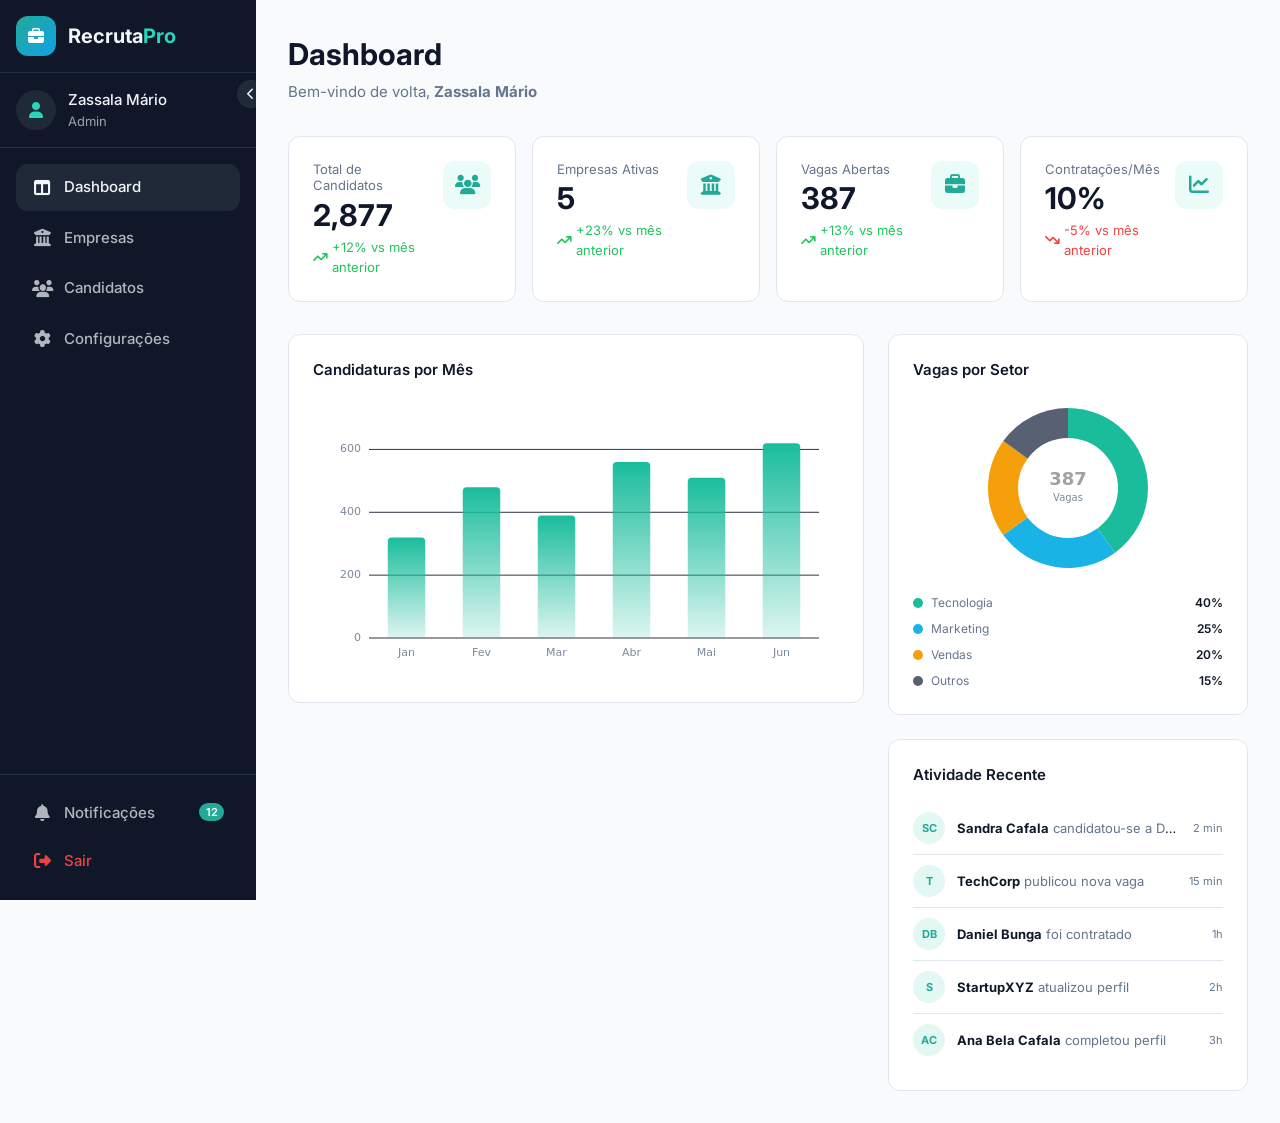
<file: paginas/admin.html>
<!DOCTYPE html>
<html lang="pt-br">

<head>
    <meta charset="UTF-8">
    <meta name="viewport" content="width=device-width, initial-scale=1.0">
    <title>Dashboard Admin — Recruta Pro</title>
    <meta name="description" content="Dashboard administrativa no RecrutaPro. Gerenciamento de empresas e candidatos.">
    <meta name="author" content="Zassala Mário & Ivandro Silva">

    <!-- Google Fonts -->
    <link rel="preconnect" href="https://fonts.googleapis.com">
    <link rel="preconnect" href="https://fonts.gstatic.com" crossorigin>
    <link href="https://fonts.googleapis.com/css2?family=Inter:wght@400;500;600;700;800&display=swap" rel="stylesheet">

    <!-- Font Awesome -->
    <link rel="stylesheet" href="https://cdnjs.cloudflare.com/ajax/libs/font-awesome/6.5.0/css/all.min.css">

    <!-- Estilos da página -->
    <link rel="stylesheet" href="../css/admin.css">
</head>

<body>

    <!-- ========== OVERLAY MOBILE ========== -->
    <div class="sidebar_overlay" id="sidebar_overlay"></div>

    <!-- ========== SIDEBAR ========== -->
    <aside class="sidebar" id="sidebar">
        <div class="sidebar_corpo">

            <!-- Logo -->
            <div class="sidebar_logo_area">
                <a href="../index.html" class="sidebar_logo">
                    <div class="sidebar_logo_icone">
                        <i class="fa-solid fa-briefcase"></i>
                    </div>
                    <span class="sidebar_logo_texto">Recruta<span class="sidebar_logo_destaque">Pro</span></span>
                </a>
            </div>

            <!-- Perfil da empresa -->
            <div class="sidebar_perfil">
                <div class="sidebar_avatar">
                    <i class="fa-solid fa-user"></i>
                </div>
                <div class="sidebar_perfil_info">
                    <p class="sidebar_perfil_nome">Zassala Mário</p>
                    <p class="sidebar_perfil_papel">Admin</p>
                </div>
            </div>

            <!-- Navegação principal -->
            <nav class="sidebar_nav" aria-label="Navegação do dashboard">
                <a href="admin.html" class="sidebar_nav_link sidebar_nav_link_ativo">
                    <i class="fa-solid fa-table-columns"></i>
                    <span>Dashboard</span>
                </a>
                <a href="#" class="sidebar_nav_link">
                    <i class="fa-solid fa-building-columns"></i>
                    <span>Empresas</span>
                </a>
                <a href="#" class="sidebar_nav_link">
                    <i class="fa-solid fa-users"></i>
                    <span>Candidatos</span>
                </a>
                <a href="#" class="sidebar_nav_link">
                    <i class="fa-solid fa-gear"></i>
                    <span>Configurações</span>
                </a>
            </nav>

            <!-- Rodapé da sidebar -->
            <div class="sidebar_rodape">
                <button class="sidebar_nav_link sidebar_nav_link_btn" id="btn_notificacoes">
                    <i class="fa-solid fa-bell"></i>
                    <span>Notificações</span>
                    <span class="sidebar_badge">12</span>
                </button>
                <a href="../index.html" class="sidebar_nav_link sidebar_nav_link_sair">
                    <i class="fa-solid fa-right-from-bracket"></i>
                    <span>Sair</span>
                </a>
            </div>

        </div>

        <!-- Botão recolher (desktop) -->
        <button class="sidebar_toggle_btn" id="sidebar_toggle_btn" aria-label="Recolher menu">
            <i class="fa-solid fa-chevron-left" id="sidebar_toggle_icone"></i>
        </button>
    </aside>

    <!-- ========== TOPBAR MOBILE ========== -->
    <header class="topbar_mobile" id="topbar_mobile">
        <button class="topbar_hamburger" id="btn_sidebar_mobile" aria-label="Abrir menu">
            <i class="fa-solid fa-bars"></i>
        </button>
        <a href="../index.html" class="topbar_logo">
            <div class="sidebar_logo_icone topbar_logo_icone">
                <i class="fa-solid fa-briefcase"></i>
            </div>
            <span class="sidebar_logo_texto topbar_logo_texto">Recruta<span
                    class="sidebar_logo_destaque">Pro</span></span>
        </a>
        <div class="topbar_acoes">
            <button class="topbar_btn_icone" aria-label="Notificações">
                <i class="fa-solid fa-bell"></i>
                <span class="topbar_badge">12</span>
            </button>
        </div>
    </header>

    <main class="conteudo_principal" id="conteudo_principal">
        <div class="conteudo_interno">
            <!-- Cabeçalho da página -->
            <div class="pagina_cabecalho">
                <div class="pagina_cabecalho_info">
                    <h1 class="pagina_titulo">Dashboard</h1>
                    <p class="pagina_subtitulo">Bem-vindo de volta, <strong>Zassala Mário</strong></p>
                </div>
            </div>

            <div class="stats_grade">

                <div class="stat_card cartao_hover">
                    <div class="stat_card_interno">
                        <div class="stat_info">
                            <p class="stat_label">Total de Candidatos</p>
                            <p class="stat_valor">2,877</p>
                            <p class="stat_variacao stat_variacao_positiva">
                                <i class="fa-solid fa-arrow-trend-up"></i>
                                +12% vs mês anterior
                            </p>
                        </div>
                        <div class="stat_icone_box">
                            <i class="fa-solid fa-users stat_icone"></i>
                        </div>
                    </div>
                </div>

                <div class="stat_card cartao_hover">
                    <div class="stat_card_interno">
                        <div class="stat_info">
                            <p class="stat_label">Empresas Ativas</p>
                            <p class="stat_valor">5</p>
                            <p class="stat_variacao stat_variacao_positiva">
                                <i class="fa-solid fa-arrow-trend-up"></i>
                                +23% vs mês anterior
                            </p>
                        </div>
                        <div class="stat_icone_box">
                            <i class="fa-solid fa-building-columns stat_icone"></i>
                        </div>
                    </div>
                </div>

                <div class="stat_card cartao_hover">
                    <div class="stat_card_interno">
                        <div class="stat_info">
                            <p class="stat_label">Vagas Abertas</p>
                            <p class="stat_valor">387</p>
                            <p class="stat_variacao stat_variacao_positiva">
                                <i class="fa-solid fa-arrow-trend-up"></i>
                                +13% vs mês anterior
                            </p>
                        </div>
                        <div class="stat_icone_box">
                            <i class="fa-solid fa-briefcase stat_icone"></i>
                        </div>
                    </div>
                </div>

                <div class="stat_card cartao_hover">
                    <div class="stat_card_interno">
                        <div class="stat_info">
                            <p class="stat_label">Contratações/Mês</p>
                            <p class="stat_valor">10%</p>
                            <p class="stat_variacao stat_variacao_negativa">
                                <i class="fa-solid fa-arrow-trend-down"></i>
                                -5% vs mês anterior
                            </p>
                        </div>
                        <div class="stat_icone_box">
                            <i class="fa-solid fa-chart-line stat_icone"></i>
                        </div>
                    </div>
                </div>

            </div>
            <!-- /stats_grade -->

            <!-- Grade inferior: Gráfico + Donut + Atividade -->
            <div class="graficos_grade">

                <!-- Gráfico de barras: Candidaturas por Mês -->
                <div class="grafico_card grafico_card_largo">
                    <h3 class="grafico_titulo">Candidaturas por Mês</h3>
                    <div class="grafico_barras_area">
                        <canvas id="canvas_barras" class="grafico_canvas"
                            aria-label="Gráfico de candidaturas por mês"></canvas>
                    </div>
                </div>

                <!-- Coluna direita: Donut + Atividade -->
                <div class="graficos_coluna_direita">

                    <!-- Donut: Vagas por Setor -->
                    <div class="grafico_card">
                        <h3 class="grafico_titulo">Vagas por Setor</h3>
                        <div class="donut_wrapper">
                            <canvas id="canvas_donut" class="donut_canvas"
                                aria-label="Gráfico de vagas por setor"></canvas>
                        </div>
                        <div class="donut_legenda">
                            <div class="donut_legenda_item">
                                <span class="donut_cor" style="background: hsl(168, 76%, 42%);"></span>
                                <span class="donut_legenda_texto">Tecnologia</span>
                                <span class="donut_legenda_valor">40%</span>
                            </div>
                            <div class="donut_legenda_item">
                                <span class="donut_cor" style="background: hsl(195, 80%, 50%);"></span>
                                <span class="donut_legenda_texto">Marketing</span>
                                <span class="donut_legenda_valor">25%</span>
                            </div>
                            <div class="donut_legenda_item">
                                <span class="donut_cor" style="background: hsl(38, 92%, 50%);"></span>
                                <span class="donut_legenda_texto">Vendas</span>
                                <span class="donut_legenda_valor">20%</span>
                            </div>
                            <div class="donut_legenda_item">
                                <span class="donut_cor" style="background: hsl(220, 14%, 40%);"></span>
                                <span class="donut_legenda_texto">Outros</span>
                                <span class="donut_legenda_valor">15%</span>
                            </div>
                        </div>
                    </div>

                    <!-- Atividade Recente -->
                    <div class="grafico_card">
                        <h3 class="grafico_titulo">Atividade Recente</h3>
                        <ul class="atividade_lista">

                            <li class="atividade_item">
                                <div class="atividade_avatar">SC</div>
                                <div class="atividade_info">
                                    <p class="atividade_texto">
                                        <strong>Sandra Cafala</strong>
                                        <span class="atividade_descricao"> candidatou-se a Dev Frontend</span>
                                    </p>
                                </div>
                                <span class="atividade_tempo">2 min</span>
                            </li>

                            <li class="atividade_item">
                                <div class="atividade_avatar">T</div>
                                <div class="atividade_info">
                                    <p class="atividade_texto">
                                        <strong>TechCorp</strong>
                                        <span class="atividade_descricao"> publicou nova vaga</span>
                                    </p>
                                </div>
                                <span class="atividade_tempo">15 min</span>
                            </li>

                            <li class="atividade_item">
                                <div class="atividade_avatar">DB</div>
                                <div class="atividade_info">
                                    <p class="atividade_texto">
                                        <strong>Daniel Bunga</strong>
                                        <span class="atividade_descricao"> foi contratado</span>
                                    </p>
                                </div>
                                <span class="atividade_tempo">1h</span>
                            </li>

                            <li class="atividade_item">
                                <div class="atividade_avatar">S</div>
                                <div class="atividade_info">
                                    <p class="atividade_texto">
                                        <strong>StartupXYZ</strong>
                                        <span class="atividade_descricao"> atualizou perfil</span>
                                    </p>
                                </div>
                                <span class="atividade_tempo">2h</span>
                            </li>

                            <li class="atividade_item">
                                <div class="atividade_avatar">AC</div>
                                <div class="atividade_info">
                                    <p class="atividade_texto">
                                        <strong>Ana Bela Cafala</strong>
                                        <span class="atividade_descricao"> completou perfil</span>
                                    </p>
                                </div>
                                <span class="atividade_tempo">3h</span>
                            </li>

                        </ul>
                    </div>

                </div>
                <!-- /graficos_coluna_direita -->

            </div>
            <!-- /graficos_grade -->
    </main>
    <script src="../js/admin.js"></script>
</body>

</html>
</file>
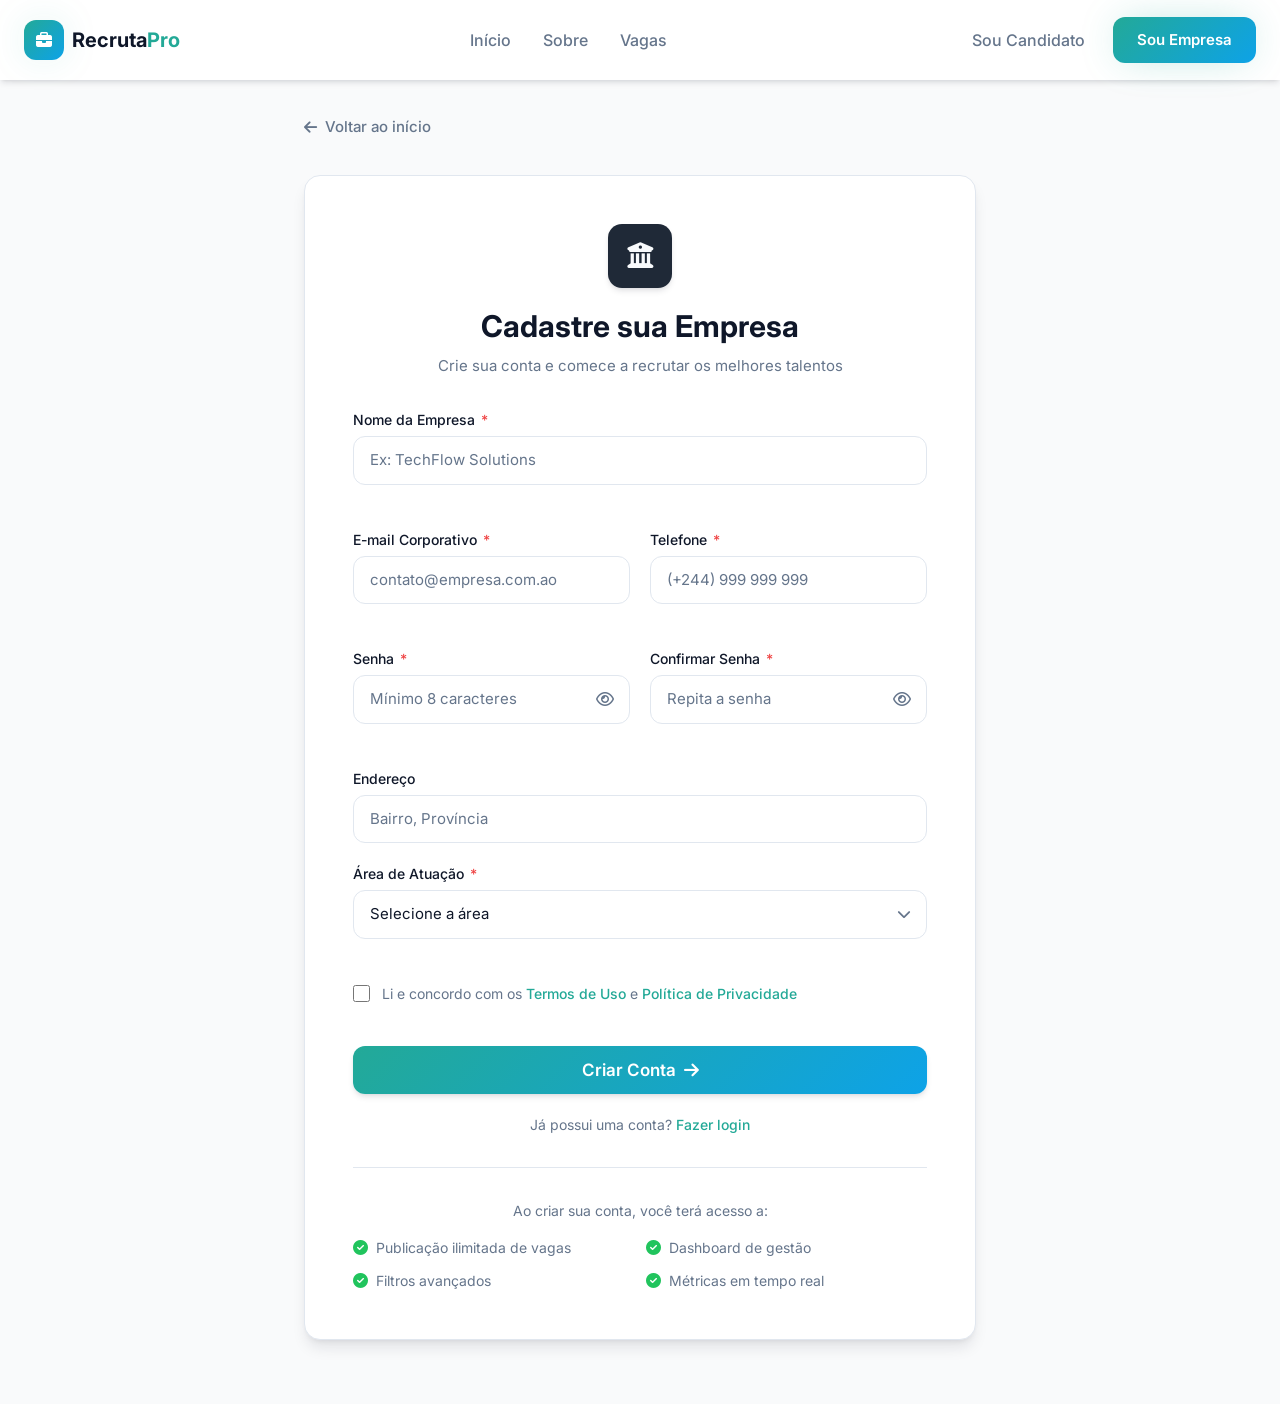
<file: paginas/criar_empresa.html>
<!DOCTYPE html>
<html lang="pt-br">

<head>
    <meta charset="UTF-8">
    <meta name="viewport" content="width=device-width, initial-scale=1.0">
    <title>Cadastrar Empresa — Recruta Pro</title>
    <meta name="description"
        content="Crie sua conta empresarial no RecrutaPro e comece a recrutar os melhores talentos.">
    <meta name="author" content="Zassala Mário & Ivandro Silva">
    <meta property="og:title" content="Cadastrar Empresa — Recruta Pro">
    <meta property="og:description" content="Crie sua conta e comece a recrutar os melhores talentos.">
    <meta property="og:type" content="website">

    <!-- Google Fonts -->
    <link rel="preconnect" href="https://fonts.googleapis.com">
    <link rel="preconnect" href="https://fonts.gstatic.com" crossorigin>
    <link href="https://fonts.googleapis.com/css2?family=Inter:wght@400;500;600;700;800&display=swap" rel="stylesheet">

    <!-- Font Awesome -->
    <link rel="stylesheet" href="https://cdnjs.cloudflare.com/ajax/libs/font-awesome/6.5.0/css/all.min.css">

    <!-- Estilos da página -->
    <link rel="stylesheet" href="../css/criar_empresa.css">
    <link rel="stylesheet" href="../css/termos_politicas.css">
</head>

<body>

    <!-- ========== CABEÇALHO ========== -->
    <header class="cabecalho" id="cabecalho">
        <div class="container">
            <div class="cabecalho_interno">

                <!-- Logo -->
                <a href="../index.html" class="cabecalho_logo">
                    <div class="logo_icone">
                        <i class="fa-solid fa-briefcase"></i>
                    </div>
                    <span class="logo_texto">Recruta<span class="logo_destaque">Pro</span></span>
                </a>

                <!-- Navegação Desktop -->
                <nav class="cabecalho_nav">
                    <a href="../index.html" class="nav_link">Início</a>
                    <a href="sobre.html" class="nav_link">Sobre</a>
                    <a href="vagas.html" class="nav_link">Vagas</a>
                </nav>

                <!-- Botões Desktop -->
                <div class="cabecalho_acoes">
                    <a href="criar_perfil.html" class="btn_fantasma">Sou Candidato</a>
                    <a href="criar_empresa.html" class="btn_primario btn_ativo">Sou Empresa</a>
                </div>

                <!-- Botão Menu Mobile -->
                <button class="cabecalho_menu_btn" id="btn_menu_mobile" aria-label="Abrir menu">
                    <i class="fa-solid fa-bars" id="icone_menu"></i>
                </button>

            </div>
        </div>

        <!-- Menu Mobile -->
        <div class="menu_mobile" id="menu_mobile">
            <nav class="menu_mobile_nav">
                <a href="../index.html" class="nav_link">Início</a>
                <a href="sobre.html" class="nav_link">Sobre</a>
                <a href="vagas.html" class="nav_link">Vagas</a>
            </nav>
            <div class="menu_mobile_acoes">
                <a href="criar_perfil.html" class="btn_fantasma btn_bloco">Sou Candidato</a>
                <a href="criar_empresa.html" class="btn_primario btn_bloco">Sou Empresa</a>
            </div>
        </div>
    </header>

    <!-- ========== CONTEÚDO PRINCIPAL ========== -->
    <main class="pagina_principal">
        <div class="container">
            <div class="formulario_wrapper">

                <!-- Link voltar -->
                <a href="../index.html" class="link_voltar">
                    <i class="fa-solid fa-arrow-left"></i>
                    Voltar ao início
                </a>

                <!-- ---- Card do formulário ---- -->
                <div class="formulario_card">

                    <!-- Cabeçalho do card -->
                    <div class="formulario_cabecalho">
                        <div class="formulario_icone_box">
                            <i class="fa-solid fa-building-columns"></i>
                        </div>
                        <h1 class="formulario_titulo">Cadastre sua Empresa</h1>
                        <p class="formulario_subtitulo">Crie sua conta e comece a recrutar os melhores talentos</p>
                    </div>

                    <!-- ---- Formulário ---- -->
                    <form class="formulario" id="formulario_empresa" novalidate>

                        <div class="campos_grade">

                            <!-- Nome da Empresa -->
                            <div class="campo_grupo campo_coluna_dupla">
                                <label class="campo_label" for="campo_nome">
                                    Nome da Empresa <span class="campo_obrigatorio">*</span>
                                </label>
                                <input type="text" id="campo_nome" name="nome" class="campo_texto"
                                    placeholder="Ex: TechFlow Solutions" autocomplete="organization" required>
                                <span class="campo_erro" id="erro_nome"></span>
                            </div>

                            <!-- E-mail Corporativo -->
                            <div class="campo_grupo">
                                <label class="campo_label" for="campo_email">
                                    E-mail Corporativo <span class="campo_obrigatorio">*</span>
                                </label>
                                <input type="email" id="campo_email" name="email" class="campo_texto"
                                    placeholder="contato@empresa.com.ao" autocomplete="email" required>
                                <span class="campo_erro" id="erro_email"></span>
                            </div>

                            <!-- Telefone -->
                            <div class="campo_grupo">
                                <label class="campo_label" for="campo_telefone">
                                    Telefone <span class="campo_obrigatorio">*</span>
                                </label>
                                <input type="tel" id="campo_telefone" name="telefone" class="campo_texto"
                                    placeholder="(+244) 999 999 999" autocomplete="tel" required>
                                <span class="campo_erro" id="erro_telefone"></span>
                            </div>

                            <!-- Senha -->
                            <div class="campo_grupo">
                                <label class="campo_label" for="campo_senha">
                                    Senha <span class="campo_obrigatorio">*</span>
                                </label>
                                <div class="campo_senha_wrapper">
                                    <input type="password" id="campo_senha" name="senha"
                                        class="campo_texto campo_com_icone_dir" placeholder="Mínimo 8 caracteres"
                                        autocomplete="new-password" required>
                                    <button type="button" class="campo_senha_toggle" id="toggle_senha"
                                        aria-label="Mostrar senha">
                                        <i class="fa-regular fa-eye" id="icone_toggle_senha"></i>
                                    </button>
                                </div>
                                <div class="forca_senha_barra" id="forca_senha_barra">
                                    <div class="forca_senha_progresso" id="forca_senha_progresso"></div>
                                </div>
                                <span class="forca_senha_texto" id="forca_senha_texto"></span>
                                <span class="campo_erro" id="erro_senha"></span>
                            </div>

                            <!-- Confirmar Senha -->
                            <div class="campo_grupo">
                                <label class="campo_label" for="campo_confirmar_senha">
                                    Confirmar Senha <span class="campo_obrigatorio">*</span>
                                </label>
                                <div class="campo_senha_wrapper">
                                    <input type="password" id="campo_confirmar_senha" name="confirmarSenha"
                                        class="campo_texto campo_com_icone_dir" placeholder="Repita a senha"
                                        autocomplete="new-password" required>
                                    <button type="button" class="campo_senha_toggle" id="toggle_confirmar"
                                        aria-label="Mostrar senha">
                                        <i class="fa-regular fa-eye" id="icone_toggle_confirmar"></i>
                                    </button>
                                </div>
                                <span class="campo_erro" id="erro_confirmar_senha"></span>
                            </div>

                            <!-- Endereço -->
                            <div class="campo_grupo campo_coluna_dupla">
                                <label class="campo_label" for="campo_endereco">Endereço</label>
                                <input type="text" id="campo_endereco" name="endereco" class="campo_texto"
                                    placeholder="Bairro, Província" autocomplete="street-address">
                            </div>

                            <!-- Área de Atuação -->
                            <div class="campo_grupo campo_coluna_dupla">
                                <label class="campo_label" for="campo_area">
                                    Área de Atuação <span class="campo_obrigatorio">*</span>
                                </label>
                                <div class="campo_select_wrapper">
                                    <select id="campo_area" name="areaAtuacao" class="campo_select" required>
                                        <option value="">Selecione a área</option>
                                        <option value="Tecnologia da Informação">Tecnologia da Informação</option>
                                        <option value="Marketing Digital">Marketing Digital</option>
                                        <option value="Serviços Financeiros">Serviços Financeiros</option>
                                        <option value="E-commerce">E-commerce</option>
                                        <option value="Saúde">Saúde</option>
                                        <option value="Educação">Educação</option>
                                        <option value="Consultoria">Consultoria</option>
                                        <option value="Indústria">Indústria</option>
                                        <option value="Outro">Outro</option>
                                    </select>
                                    <i class="fa-solid fa-chevron-down campo_select_icone"></i>
                                </div>
                                <span class="campo_erro" id="erro_area"></span>
                            </div>

                        </div>
                        <!-- /campos_grade -->

                        <!-- Termos -->
                        <div class="termos_grupo">
                            <label class="termos_label">
                                <input type="checkbox" id="campo_termos" name="termos" class="termos_checkbox" required>
                                <span class="termos_texto">
                                    Li e concordo com os
                                    <a href="#" class="termos_link" id="abrir_termos">Termos de Uso</a> e
                                    <a href="#" class="termos_link" id="abrir_privacidade">Política de Privacidade</a>
                                </span>
                            </label>
                            <span class="campo_erro" id="erro_termos"></span>
                        </div>

                        <!-- Botão submit -->
                        <button type="submit" class="btn_primario btn_bloco btn_grande" id="btn_submit">
                            <span id="btn_submit_texto">Criar Conta</span>
                            <i class="fa-solid fa-arrow-right" id="icone_submit"></i>
                        </button>

                        <!-- Link login -->
                        <p class="formulario_rodape_texto">
                            Já possui uma conta?
                            <a href="dashboard_empresa.html" class="formulario_link">Fazer login</a>
                        </p>

                    </form>
                    <!-- /formulario -->

                    <!-- Benefícios -->
                    <div class="beneficios_bloco">
                        <p class="beneficios_titulo">Ao criar sua conta, você terá acesso a:</p>
                        <div class="beneficios_grade">
                            <div class="beneficio_item">
                                <i class="fa-solid fa-circle-check beneficio_icone"></i>
                                <span>Publicação ilimitada de vagas</span>
                            </div>
                            <div class="beneficio_item">
                                <i class="fa-solid fa-circle-check beneficio_icone"></i>
                                <span>Dashboard de gestão</span>
                            </div>
                            <div class="beneficio_item">
                                <i class="fa-solid fa-circle-check beneficio_icone"></i>
                                <span>Filtros avançados</span>
                            </div>
                            <div class="beneficio_item">
                                <i class="fa-solid fa-circle-check beneficio_icone"></i>
                                <span>Métricas em tempo real</span>
                            </div>
                        </div>
                    </div>

                </div>
                <!-- /formulario_card -->

            </div>
        </div>
    </main>

    <!-- ========== MODAL TERMOS DE USO ========== -->
    <div class="modal" id="modal_termos">
        <div class="modal_overlay"></div>
        <div class="modal_conteudo">
            <button class="modal_fechar" data-fechar><i class="fa-solid fa-times fechar"></i></button>

            <h2>Termos de Uso</h2>

            <p>Bem-vindo ao RecrutaPro. Ao aceder e utilizar esta plataforma, o utilizador concorda com os presentes
                Termos de Uso. Caso não concorde, deverá abster-se de utilizar os serviços.</p>

            <h4>1. Objeto da Plataforma</h4>
            <p>O RecrutaPro é uma plataforma digital destinada a facilitar o processo de recrutamento e seleção,
                conectando empresas e candidatos no mercado angolano.</p>

            <h4>2. Registo e Conta</h4>
            <p>Para utilizar determinadas funcionalidades, o utilizador deverá criar uma conta, fornecendo informações
                verdadeiras, atualizadas e completas. O utilizador é responsável pela confidencialidade das suas
                credenciais.</p>

            <h4>3. Responsabilidade do Utilizador</h4>
            <p>O utilizador compromete-se a:</p>
            <ul>
                <li>Fornecer informações verídicas;</li>
                <li>Não utilizar a plataforma para fins ilegais ou fraudulentos;</li>
                <li>Respeitar outros utilizadores e empresas.</li>
            </ul>

            <h4>4. Responsabilidade das Empresas</h4>
            <p>As empresas são responsáveis pela veracidade das vagas publicadas e pelo tratamento adequado dos dados
                dos candidatos.</p>

            <h4>5. Limitação de Responsabilidade</h4>
            <p>O RecrutaPro atua como intermediário, não sendo responsável por decisões de contratação, veracidade das
                candidaturas ou relações estabelecidas entre utilizadores.</p>

            <h4>6. Suspensão ou Encerramento de Conta</h4>
            <p>Reservamo-nos o direito de suspender ou encerrar contas que violem estes termos, sem aviso prévio.</p>

            <h4>7. Alterações aos Termos</h4>
            <p>Os presentes termos podem ser atualizados a qualquer momento. A continuação do uso da plataforma implica
                a aceitação das alterações.</p>

            <h4>8. Legislação Aplicável</h4>
            <p>Os presentes termos são regidos pela legislação vigente na República de Angola.</p>
        </div>
    </div>


    <!-- ========== MODAL PRIVACIDADE ========== -->
    <div class="modal" id="modal_privacidade">
        <div class="modal_overlay"></div>
        <div class="modal_conteudo">
            <button class="modal_fechar" data-fechar><i class="fa-solid fa-times fechar"></i></button>

            <h2>Política de Privacidade</h2>

            <p>A sua privacidade é importante para nós. Esta Política de Privacidade descreve como o RecrutaPro coleta,
                utiliza e protege os dados dos utilizadores.</p>

            <h4>1. Dados Coletados</h4>
            <p>Podemos coletar as seguintes informações:</p>
            <ul>
                <li>Dados pessoais (nome, email, telefone);</li>
                <li>Informações profissionais (currículo, experiência, habilidades);</li>
                <li>Dados de utilização da plataforma.</li>
            </ul>

            <h4>2. Finalidade do Tratamento</h4>
            <p>Os dados são utilizados para:</p>
            <ul>
                <li>Facilitar processos de recrutamento;</li>
                <li>Melhorar a experiência do utilizador;</li>
                <li>Comunicação com utilizadores e empresas.</li>
            </ul>

            <h4>3. Compartilhamento de Dados</h4>
            <p>Os dados dos candidatos podem ser compartilhados com empresas para fins de recrutamento. Não vendemos
                dados a terceiros.</p>

            <h4>4. Armazenamento e Segurança</h4>
            <p>Adotamos medidas técnicas e organizacionais para proteger os dados contra acessos não autorizados, perda
                ou divulgação indevida.</p>

            <h4>5. Direitos do Utilizador</h4>
            <p>O utilizador pode, a qualquer momento:</p>
            <ul>
                <li>Solicitar acesso aos seus dados;</li>
                <li>Corrigir informações;</li>
                <li>Solicitar a exclusão da conta.</li>
            </ul>

            <h4>6. Retenção de Dados</h4>
            <p>Os dados serão mantidos apenas pelo tempo necessário para cumprir as finalidades da plataforma.</p>

            <h4>7. Alterações à Política</h4>
            <p>Esta política pode ser atualizada periodicamente. Recomendamos a consulta regular desta página.</p>

            <h4>8. Contacto</h4>
            <p>Para questões relacionadas com privacidade, contacte-nos através do email: contato@recrutapro.com.ao</p>
        </div>
    </div>

    <script src="../js/criar_empresa.js"></script>
    <script src="../js/termos_politicas.js"></script>
</body>

</html>
</file>
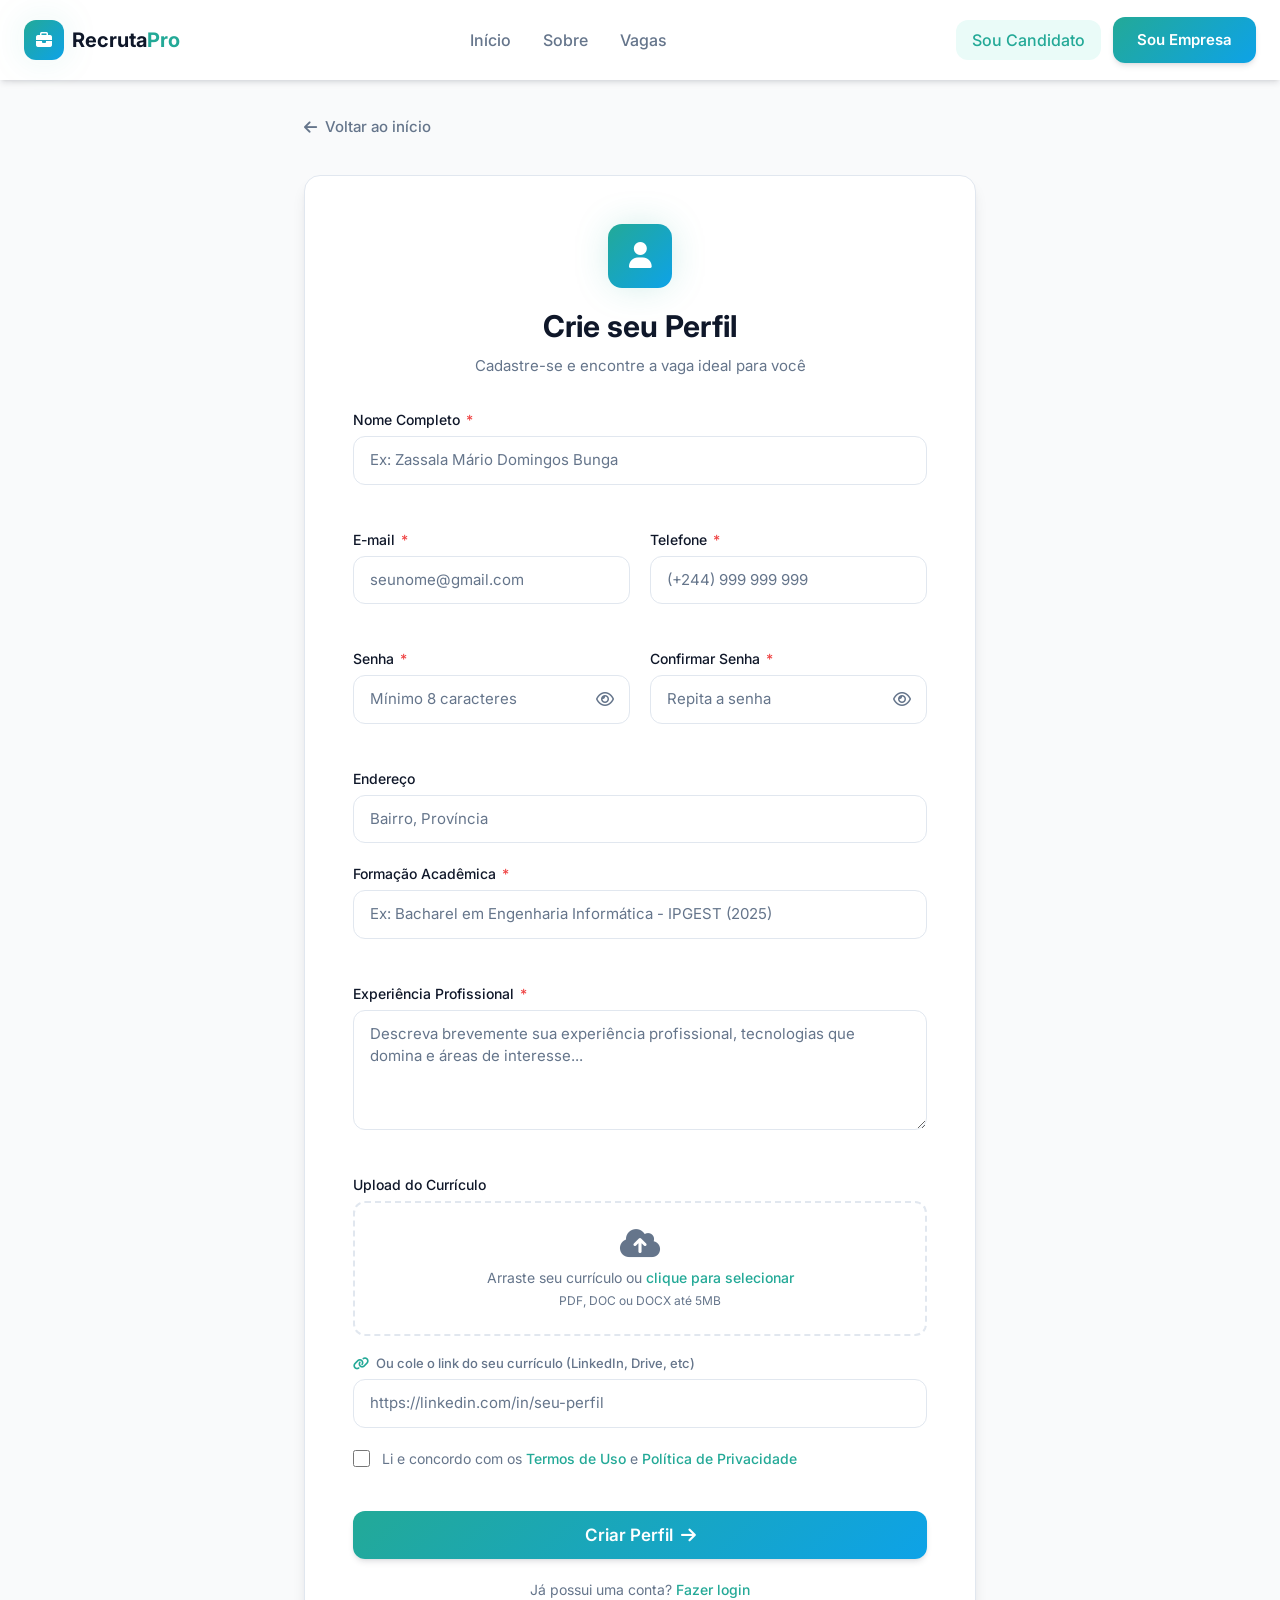
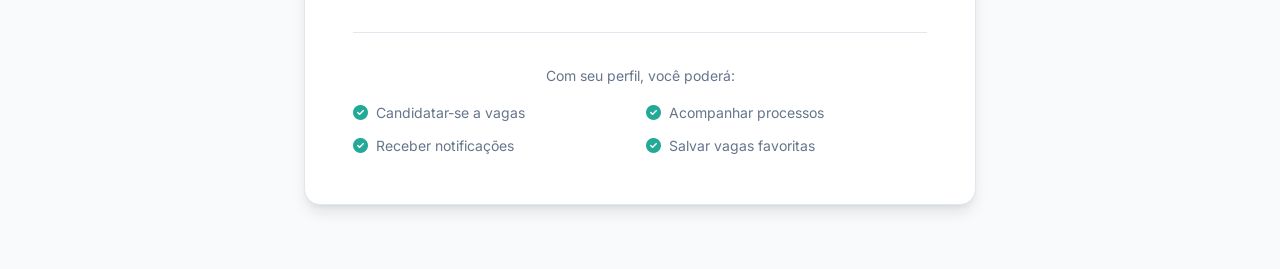
<file: paginas/criar_perfil.html>
<!DOCTYPE html>
<html lang="pt-br">

<head>
    <meta charset="UTF-8">
    <meta name="viewport" content="width=device-width, initial-scale=1.0">
    <title>Criar Perfil — Recruta Pro</title>
    <meta name="description" content="Crie seu perfil no RecrutaPro e encontre a vaga ideal para você.">
    <meta name="author" content="Zassala Mário & Silva">
    <meta property="og:title" content="Criar Perfil — Recruta Pro">
    <meta property="og:description" content="Cadastre-se e encontre a vaga ideal para você.">
    <meta property="og:type" content="website">

    <!-- Google Fonts -->
    <link rel="preconnect" href="https://fonts.googleapis.com">
    <link rel="preconnect" href="https://fonts.gstatic.com" crossorigin>
    <link href="https://fonts.googleapis.com/css2?family=Inter:wght@400;500;600;700;800&display=swap" rel="stylesheet">

    <!-- Font Awesome -->
    <link rel="stylesheet" href="https://cdnjs.cloudflare.com/ajax/libs/font-awesome/6.5.0/css/all.min.css">

    <!-- Estilos da página -->
    <link rel="stylesheet" href="../css/criar_perfil.css">
    <link rel="stylesheet" href="../css/termos_politicas.css">
</head>

<body>

    <!-- ========== CABEÇALHO ========== -->
    <header class="cabecalho" id="cabecalho">
        <div class="container">
            <div class="cabecalho_interno">

                <!-- Logo -->
                <a href="../index.html" class="cabecalho_logo">
                    <div class="logo_icone">
                        <i class="fa-solid fa-briefcase"></i>
                    </div>
                    <span class="logo_texto">Recruta<span class="logo_destaque">Pro</span></span>
                </a>

                <!-- Navegação Desktop -->
                <nav class="cabecalho_nav">
                    <a href="../index.html" class="nav_link">Início</a>
                    <a href="sobre.html" class="nav_link">Sobre</a>
                    <a href="vagas.html" class="nav_link">Vagas</a>
                </nav>

                <!-- Botões Desktop -->
                <div class="cabecalho_acoes">
                    <a href="criar_perfil.html" class="btn_fantasma nav_ativo">Sou Candidato</a>
                    <a href="criar_empresa.html" class="btn_primario">Sou Empresa</a>
                </div>

                <!-- Botão Menu Mobile -->
                <button class="cabecalho_menu_btn" id="btn_menu_mobile" aria-label="Abrir menu">
                    <i class="fa-solid fa-bars" id="icone_menu"></i>
                </button>

            </div>
        </div>

        <!-- Menu Mobile -->
        <div class="menu_mobile" id="menu_mobile">
            <nav class="menu_mobile_nav">
                <a href="../index.html" class="nav_link">Início</a>
                <a href="sobre.html" class="nav_link">Sobre</a>
                <a href="vagas.html" class="nav_link">Vagas</a>
            </nav>
            <div class="menu_mobile_acoes">
                <a href="criar_perfil.html" class="btn_fantasma btn_bloco">Sou Candidato</a>
                <a href="criar_empresa.html" class="btn_primario btn_bloco">Sou Empresa</a>
            </div>
        </div>
    </header>

    <!-- ========== CONTEÚDO PRINCIPAL ========== -->
    <main class="pagina_principal">
        <div class="container">
            <div class="formulario_wrapper">

                <!-- Link voltar -->
                <a href="../index.html" class="link_voltar">
                    <i class="fa-solid fa-arrow-left"></i>
                    Voltar ao início
                </a>

                <!-- ---- Card do formulário ---- -->
                <div class="formulario_card">

                    <!-- Cabeçalho do card -->
                    <div class="formulario_cabecalho">
                        <div class="formulario_icone_box">
                            <i class="fa-solid fa-user"></i>
                        </div>
                        <h1 class="formulario_titulo">Crie seu Perfil</h1>
                        <p class="formulario_subtitulo">Cadastre-se e encontre a vaga ideal para você</p>
                    </div>

                    <!-- ---- Formulário ---- -->
                    <form class="formulario" id="formulario_cadastro" novalidate>

                        <div class="campos_grade">

                            <!-- Nome Completo -->
                            <div class="campo_grupo campo_coluna_dupla">
                                <label class="campo_label" for="campo_nome">
                                    Nome Completo <span class="campo_obrigatorio">*</span>
                                </label>
                                <input type="text" id="campo_nome" name="nome" class="campo_texto"
                                    placeholder="Ex: Zassala Mário Domingos Bunga" autocomplete="name" required>
                                <span class="campo_erro" id="erro_nome"></span>
                            </div>

                            <!-- E-mail -->
                            <div class="campo_grupo">
                                <label class="campo_label" for="campo_email">
                                    E-mail <span class="campo_obrigatorio">*</span>
                                </label>
                                <input type="email" id="campo_email" name="email" class="campo_texto"
                                    placeholder="seunome@gmail.com" autocomplete="email" required>
                                <span class="campo_erro" id="erro_email"></span>
                            </div>

                            <!-- Telefone -->
                            <div class="campo_grupo">
                                <label class="campo_label" for="campo_telefone">
                                    Telefone <span class="campo_obrigatorio">*</span>
                                </label>
                                <input type="tel" id="campo_telefone" name="telefone" class="campo_texto"
                                    placeholder="(+244) 999 999 999" autocomplete="tel" required>
                                <span class="campo_erro" id="erro_telefone"></span>
                            </div>

                            <!-- Senha -->
                            <div class="campo_grupo">
                                <label class="campo_label" for="campo_senha">
                                    Senha <span class="campo_obrigatorio">*</span>
                                </label>
                                <div class="campo_senha_wrapper">
                                    <input type="password" id="campo_senha" name="senha"
                                        class="campo_texto campo_com_icone_dir" placeholder="Mínimo 8 caracteres"
                                        autocomplete="new-password" required>
                                    <button type="button" class="campo_senha_toggle" id="toggle_senha"
                                        aria-label="Mostrar senha">
                                        <i class="fa-regular fa-eye" id="icone_toggle_senha"></i>
                                    </button>
                                </div>
                                <div class="forca_senha_barra" id="forca_senha_barra">
                                    <div class="forca_senha_progresso" id="forca_senha_progresso"></div>
                                </div>
                                <span class="forca_senha_texto" id="forca_senha_texto"></span>
                                <span class="campo_erro" id="erro_senha"></span>
                            </div>

                            <!-- Confirmar Senha -->
                            <div class="campo_grupo">
                                <label class="campo_label" for="campo_confirmar_senha">
                                    Confirmar Senha <span class="campo_obrigatorio">*</span>
                                </label>
                                <div class="campo_senha_wrapper">
                                    <input type="password" id="campo_confirmar_senha" name="confirmarSenha"
                                        class="campo_texto campo_com_icone_dir" placeholder="Repita a senha"
                                        autocomplete="new-password" required>
                                    <button type="button" class="campo_senha_toggle" id="toggle_confirmar_senha"
                                        aria-label="Mostrar senha">
                                        <i class="fa-regular fa-eye" id="icone_toggle_confirmar"></i>
                                    </button>
                                </div>
                                <span class="campo_erro" id="erro_confirmar_senha"></span>
                            </div>

                            <!-- Endereço -->
                            <div class="campo_grupo campo_coluna_dupla">
                                <label class="campo_label" for="campo_endereco">Endereço</label>
                                <input type="text" id="campo_endereco" name="endereco" class="campo_texto"
                                    placeholder="Bairro, Província" autocomplete="address-level2">
                            </div>

                            <!-- Formação Acadêmica -->
                            <div class="campo_grupo campo_coluna_dupla">
                                <label class="campo_label" for="campo_formacao">
                                    Formação Acadêmica <span class="campo_obrigatorio">*</span>
                                </label>
                                <input type="text" id="campo_formacao" name="formacao" class="campo_texto"
                                    placeholder="Ex: Bacharel em Engenharia Informática - IPGEST (2025)" required>
                                <span class="campo_erro" id="erro_formacao"></span>
                            </div>

                            <!-- Experiência Profissional -->
                            <div class="campo_grupo campo_coluna_dupla">
                                <label class="campo_label" for="campo_experiencia">
                                    Experiência Profissional <span class="campo_obrigatorio">*</span>
                                </label>
                                <textarea id="campo_experiencia" name="experiencia" class="campo_texto campo_textarea"
                                    placeholder="Descreva brevemente sua experiência profissional, tecnologias que domina e áreas de interesse..."
                                    required></textarea>
                                <span class="campo_erro" id="erro_experiencia"></span>
                            </div>

                            <!-- Upload do Currículo -->
                            <div class="campo_grupo campo_coluna_dupla">
                                <label class="campo_label">Upload do Currículo</label>

                                <div class="upload_zona" id="upload_zona" role="button" tabindex="0"
                                    aria-label="Clique ou arraste um arquivo para fazer upload">
                                    <input type="file" id="campo_arquivo" name="arquivo" accept=".pdf,.doc,.docx"
                                        class="upload_input_oculto">
                                    <i class="fa-solid fa-cloud-arrow-up upload_icone" id="upload_icone_principal"></i>
                                    <p class="upload_texto">
                                        Arraste seu currículo ou
                                        <span class="upload_link">clique para selecionar</span>
                                    </p>
                                    <p class="upload_info">PDF, DOC ou DOCX até 5MB</p>
                                    <p class="upload_nome_arquivo" id="upload_nome_arquivo"></p>
                                </div>

                                <div class="campo_grupo_interno">
                                    <label class="campo_label_sm" for="campo_curriculo_link">
                                        <i class="fa-solid fa-link campo_label_icone"></i>
                                        Ou cole o link do seu currículo (LinkedIn, Drive, etc)
                                    </label>
                                    <input type="url" id="campo_curriculo_link" name="curriculo" class="campo_texto"
                                        placeholder="https://linkedin.com/in/seu-perfil">
                                </div>
                            </div>

                        </div>
                        <!-- /campos_grade -->

                        <!-- Termos -->
                        <div class="termos_grupo">
                            <label class="termos_label">
                                <input type="checkbox" id="campo_termos" name="termos" class="termos_checkbox" required>
                                <span class="termos_texto">
                                    Li e concordo com os
                                    <a href="#" class="termos_link" id="abrir_termos">Termos de Uso</a> e
                                    <a href="#" class="termos_link" id="abrir_privacidade">Política de Privacidade</a>
                                </span>
                            </label>
                            <span class="campo_erro" id="erro_termos"></span>
                        </div>

                        <!-- Botão submit -->
                        <button type="submit" class="btn_primario btn_bloco btn_grande" id="btn_submit">
                            <span id="btn_submit_texto">Criar Perfil</span>
                            <i class="fa-solid fa-arrow-right" id="icone_submit"></i>
                        </button>

                        <!-- Link login -->
                        <p class="formulario_rodape_texto">
                            Já possui uma conta?
                            <a href="#" class="formulario_link">Fazer login</a>
                        </p>

                    </form>
                    <!-- /formulario -->

                    <!-- Benefícios -->
                    <div class="beneficios_bloco">
                        <p class="beneficios_titulo">Com seu perfil, você poderá:</p>
                        <div class="beneficios_grade">
                            <div class="beneficio_item">
                                <i class="fa-solid fa-circle-check beneficio_icone"></i>
                                <span>Candidatar-se a vagas</span>
                            </div>
                            <div class="beneficio_item">
                                <i class="fa-solid fa-circle-check beneficio_icone"></i>
                                <span>Acompanhar processos</span>
                            </div>
                            <div class="beneficio_item">
                                <i class="fa-solid fa-circle-check beneficio_icone"></i>
                                <span>Receber notificações</span>
                            </div>
                            <div class="beneficio_item">
                                <i class="fa-solid fa-circle-check beneficio_icone"></i>
                                <span>Salvar vagas favoritas</span>
                            </div>
                        </div>
                    </div>

                </div>
                <!-- /formulario_card -->

            </div>
        </div>
    </main>

    <!-- ========== MODAL TERMOS DE USO ========== -->
    <div class="modal" id="modal_termos">
        <div class="modal_overlay"></div>
        <div class="modal_conteudo">
            <button class="modal_fechar" data-fechar><i class="fa-solid fa-times fechar"></i></button>

            <h2>Termos de Uso</h2>

            <p>Bem-vindo ao RecrutaPro. Ao aceder e utilizar esta plataforma, o utilizador concorda com os presentes
                Termos de Uso. Caso não concorde, deverá abster-se de utilizar os serviços.</p>

            <h4>1. Objeto da Plataforma</h4>
            <p>O RecrutaPro é uma plataforma digital destinada a facilitar o processo de recrutamento e seleção,
                conectando empresas e candidatos no mercado angolano.</p>

            <h4>2. Registo e Conta</h4>
            <p>Para utilizar determinadas funcionalidades, o utilizador deverá criar uma conta, fornecendo informações
                verdadeiras, atualizadas e completas. O utilizador é responsável pela confidencialidade das suas
                credenciais.</p>

            <h4>3. Responsabilidade do Utilizador</h4>
            <p>O utilizador compromete-se a:</p>
            <ul>
                <li>Fornecer informações verídicas;</li>
                <li>Não utilizar a plataforma para fins ilegais ou fraudulentos;</li>
                <li>Respeitar outros utilizadores e empresas.</li>
            </ul>

            <h4>4. Responsabilidade das Empresas</h4>
            <p>As empresas são responsáveis pela veracidade das vagas publicadas e pelo tratamento adequado dos dados
                dos candidatos.</p>

            <h4>5. Limitação de Responsabilidade</h4>
            <p>O RecrutaPro atua como intermediário, não sendo responsável por decisões de contratação, veracidade das
                candidaturas ou relações estabelecidas entre utilizadores.</p>

            <h4>6. Suspensão ou Encerramento de Conta</h4>
            <p>Reservamo-nos o direito de suspender ou encerrar contas que violem estes termos, sem aviso prévio.</p>

            <h4>7. Alterações aos Termos</h4>
            <p>Os presentes termos podem ser atualizados a qualquer momento. A continuação do uso da plataforma implica
                a aceitação das alterações.</p>

            <h4>8. Legislação Aplicável</h4>
            <p>Os presentes termos são regidos pela legislação vigente na República de Angola.</p>
        </div>
    </div>


    <!-- ========== MODAL PRIVACIDADE ========== -->
    <div class="modal" id="modal_privacidade">
        <div class="modal_overlay"></div>
        <div class="modal_conteudo">
            <button class="modal_fechar" data-fechar><i class="fa-solid fa-times fechar"></i></button>

            <h2>Política de Privacidade</h2>

            <p>A sua privacidade é importante para nós. Esta Política de Privacidade descreve como o RecrutaPro coleta,
                utiliza e protege os dados dos utilizadores.</p>

            <h4>1. Dados Coletados</h4>
            <p>Podemos coletar as seguintes informações:</p>
            <ul>
                <li>Dados pessoais (nome, email, telefone);</li>
                <li>Informações profissionais (currículo, experiência, habilidades);</li>
                <li>Dados de utilização da plataforma.</li>
            </ul>

            <h4>2. Finalidade do Tratamento</h4>
            <p>Os dados são utilizados para:</p>
            <ul>
                <li>Facilitar processos de recrutamento;</li>
                <li>Melhorar a experiência do utilizador;</li>
                <li>Comunicação com utilizadores e empresas.</li>
            </ul>

            <h4>3. Compartilhamento de Dados</h4>
            <p>Os dados dos candidatos podem ser compartilhados com empresas para fins de recrutamento. Não vendemos
                dados a terceiros.</p>

            <h4>4. Armazenamento e Segurança</h4>
            <p>Adotamos medidas técnicas e organizacionais para proteger os dados contra acessos não autorizados, perda
                ou divulgação indevida.</p>

            <h4>5. Direitos do Utilizador</h4>
            <p>O utilizador pode, a qualquer momento:</p>
            <ul>
                <li>Solicitar acesso aos seus dados;</li>
                <li>Corrigir informações;</li>
                <li>Solicitar a exclusão da conta.</li>
            </ul>

            <h4>6. Retenção de Dados</h4>
            <p>Os dados serão mantidos apenas pelo tempo necessário para cumprir as finalidades da plataforma.</p>

            <h4>7. Alterações à Política</h4>
            <p>Esta política pode ser atualizada periodicamente. Recomendamos a consulta regular desta página.</p>

            <h4>8. Contacto</h4>
            <p>Para questões relacionadas com privacidade, contacte-nos através do email: contato@recrutapro.com.ao</p>
        </div>
    </div>
    <script src="../js/criar_perfil.js"></script>
    <script src="../js/termos_politicas.js"></script>
</body>

</html>
</file>
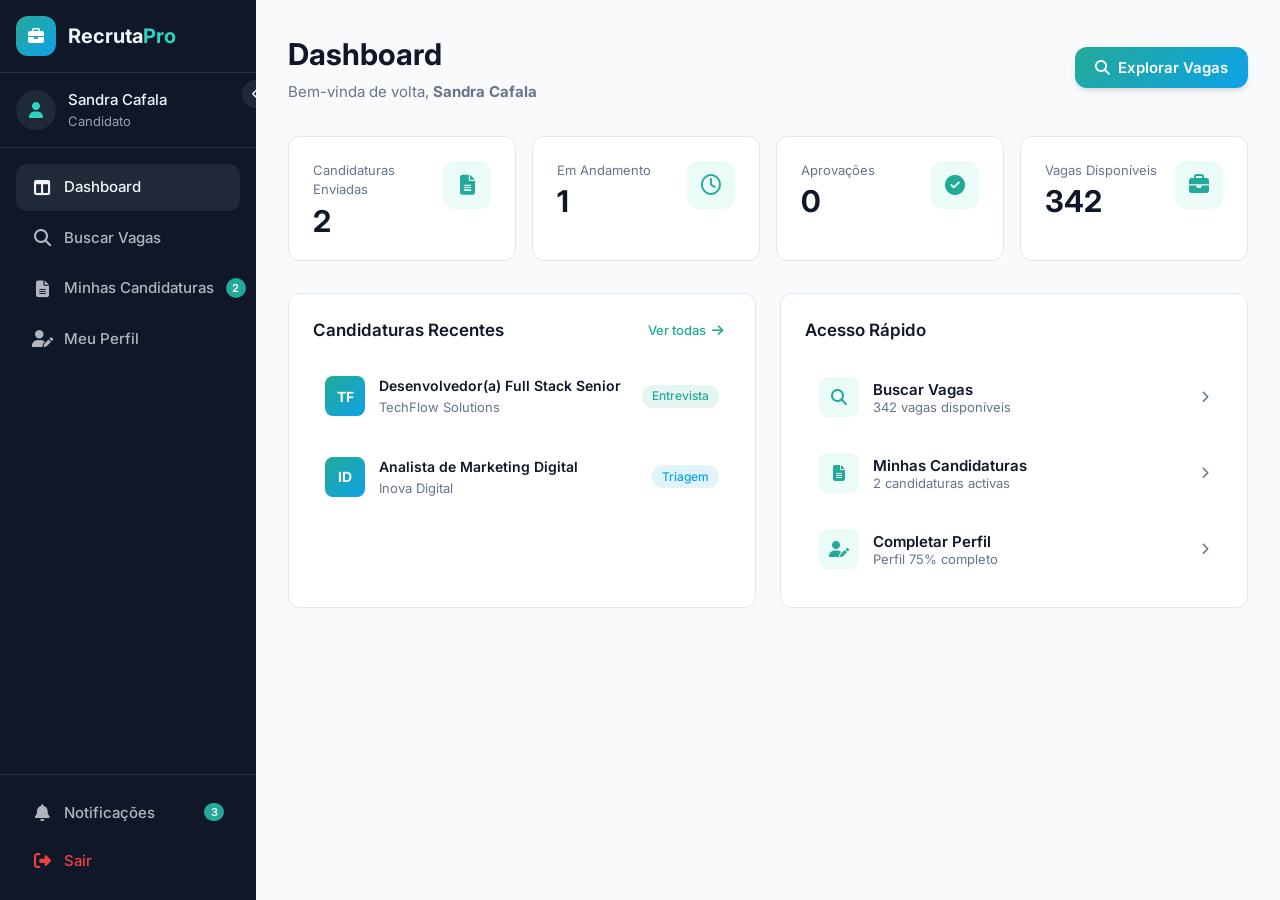
<file: paginas/dashboard_candidato.html>
<!DOCTYPE html>
<html lang="pt-br">

<head>
    <meta charset="UTF-8">
    <meta name="viewport" content="width=device-width, initial-scale=1.0">
    <title>Dashboard Candidato — Recruta Pro</title>
    <meta name="description" content="Painel do candidato no RecrutaPro. Busque vagas e acompanhe candidaturas.">
    <meta name="author" content="Zassala Mário & Ivandro Silva">
    <link rel="preconnect" href="https://fonts.googleapis.com">
    <link rel="preconnect" href="https://fonts.gstatic.com" crossorigin>
    <link href="https://fonts.googleapis.com/css2?family=Inter:wght@400;500;600;700;800&display=swap" rel="stylesheet">
    <link rel="stylesheet" href="https://cdnjs.cloudflare.com/ajax/libs/font-awesome/6.5.0/css/all.min.css">
    <link rel="stylesheet" href="../css/dashboard_candidato.css">
</head>

<body>

    <!-- OVERLAY MOBILE -->
    <div class="sidebar_overlay" id="sidebar_overlay"></div>

    <!-- ========== SIDEBAR ========== -->
    <aside class="sidebar" id="sidebar">
        <div class="sidebar_corpo">

            <div class="sidebar_logo_area">
                <a href="index.html" class="sidebar_logo">
                    <div class="sidebar_logo_icone"><i class="fa-solid fa-briefcase"></i></div>
                    <span class="sidebar_logo_texto">Recruta<span class="sidebar_logo_destaque">Pro</span></span>
                </a>
            </div>

            <div class="sidebar_perfil">
                <div class="sidebar_avatar"><i class="fa-solid fa-user"></i></div>
                <div class="sidebar_perfil_info">
                    <p class="sidebar_perfil_nome">Sandra Cafala</p>
                    <p class="sidebar_perfil_papel">Candidato</p>
                </div>
            </div>

            <nav class="sidebar_nav" aria-label="Navegação do dashboard">
                <a href="#" class="sidebar_nav_link sidebar_nav_link_ativo" data-secao="dashboard">
                    <i class="fa-solid fa-table-columns"></i>
                    <span>Dashboard</span>
                </a>
                <a href="#" class="sidebar_nav_link" data-secao="buscar_vagas">
                    <i class="fa-solid fa-magnifying-glass"></i>
                    <span>Buscar Vagas</span>
                </a>
                <a href="#" class="sidebar_nav_link" data-secao="candidaturas">
                    <i class="fa-solid fa-file-lines"></i>
                    <span>Minhas Candidaturas</span>
                    <span class="sidebar_badge">2</span>
                </a>
                <a href="#" class="sidebar_nav_link" data-secao="meu_perfil">
                    <i class="fa-solid fa-user-pen"></i>
                    <span>Meu Perfil</span>
                </a>
            </nav>

            <div class="sidebar_rodape">
                <button class="sidebar_nav_link sidebar_nav_link_btn" id="btn_notificacoes">
                    <i class="fa-solid fa-bell"></i>
                    <span>Notificações</span>
                    <span class="sidebar_badge">3</span>
                </button>
                <a href="../index.html" class="sidebar_nav_link sidebar_nav_link_sair">
                    <i class="fa-solid fa-right-from-bracket"></i>
                    <span>Sair</span>
                </a>
            </div>
        </div>

        <button class="sidebar_toggle_btn" id="sidebar_toggle_btn" aria-label="Recolher menu">
            <i class="fa-solid fa-chevron-left" id="sidebar_toggle_icone"></i>
        </button>
    </aside>

    <!-- TOPBAR MOBILE -->
    <header class="topbar_mobile" id="topbar_mobile">
        <button class="topbar_hamburger" id="btn_sidebar_mobile" aria-label="Abrir menu">
            <i class="fa-solid fa-bars"></i>
        </button>
        <a href="index.html" class="topbar_logo">
            <div class="sidebar_logo_icone topbar_logo_icone"><i class="fa-solid fa-briefcase"></i></div>
            <span class="sidebar_logo_texto topbar_logo_texto">Recruta<span class="sidebar_logo_destaque">Pro</span></span>
        </a>
        <div class="topbar_acoes">
            <button class="topbar_btn_icone" aria-label="Notificações">
                <i class="fa-solid fa-bell"></i>
                <span class="topbar_badge">3</span>
            </button>
        </div>
    </header>

    <!-- ========== CONTEÚDO PRINCIPAL ========== -->
    <main class="conteudo_principal" id="conteudo_principal">

        <!-- ================================================
             SECÇÃO: DASHBOARD (visível por defeito)
        ================================================= -->
        <section class="conteudo_secao" id="secao_dashboard">
            <div class="conteudo_interno">

                <div class="pagina_cabecalho">
                    <div class="pagina_cabecalho_info">
                        <h1 class="pagina_titulo">Dashboard</h1>
                        <p class="pagina_subtitulo">Bem-vinda de volta, <strong>Sandra Cafala</strong></p>
                    </div>
                    <button class="btn_primario" data-secao="buscar_vagas" id="btn_explorar_vagas">
                        <i class="fa-solid fa-magnifying-glass"></i>
                        Explorar Vagas
                    </button>
                </div>

                <!-- Stats -->
                <div class="stats_grade">
                    <div class="stat_card cartao_hover">
                        <div class="stat_card_interno">
                            <div class="stat_info">
                                <p class="stat_label">Candidaturas Enviadas</p>
                                <p class="stat_valor">2</p>
                            </div>
                            <div class="stat_icone_box"><i class="fa-solid fa-file-lines stat_icone"></i></div>
                        </div>
                    </div>
                    <div class="stat_card cartao_hover">
                        <div class="stat_card_interno">
                            <div class="stat_info">
                                <p class="stat_label">Em Andamento</p>
                                <p class="stat_valor">1</p>
                            </div>
                            <div class="stat_icone_box"><i class="fa-regular fa-clock stat_icone"></i></div>
                        </div>
                    </div>
                    <div class="stat_card cartao_hover">
                        <div class="stat_card_interno">
                            <div class="stat_info">
                                <p class="stat_label">Aprovações</p>
                                <p class="stat_valor">0</p>
                            </div>
                            <div class="stat_icone_box"><i class="fa-solid fa-circle-check stat_icone"></i></div>
                        </div>
                    </div>
                    <div class="stat_card cartao_hover">
                        <div class="stat_card_interno">
                            <div class="stat_info">
                                <p class="stat_label">Vagas Disponíveis</p>
                                <p class="stat_valor">342</p>
                            </div>
                            <div class="stat_icone_box"><i class="fa-solid fa-briefcase stat_icone"></i></div>
                        </div>
                    </div>
                </div>

                <!-- Resumo: candidaturas recentes + acesso rápido -->
                <div class="dashboard_grade">

                    <!-- Candidaturas recentes -->
                    <div class="painel_card">
                        <div class="painel_card_cabecalho">
                            <h2 class="painel_titulo">Candidaturas Recentes</h2>
                            <button class="btn_ver_todas" data-secao="candidaturas">Ver todas <i class="fa-solid fa-arrow-right"></i></button>
                        </div>

                        <div class="candidatura_resumo_lista">

                            <div class="candidatura_resumo_item">
                                <div class="candidatura_resumo_empresa_inicial">TF</div>
                                <div class="candidatura_resumo_info">
                                    <p class="candidatura_resumo_titulo">Desenvolvedor(a) Full Stack Senior</p>
                                    <p class="candidatura_resumo_empresa">TechFlow Solutions</p>
                                </div>
                                <span class="status_emblema status_entrevista">Entrevista</span>
                            </div>

                            <div class="candidatura_resumo_item">
                                <div class="candidatura_resumo_empresa_inicial">ID</div>
                                <div class="candidatura_resumo_info">
                                    <p class="candidatura_resumo_titulo">Analista de Marketing Digital</p>
                                    <p class="candidatura_resumo_empresa">Inova Digital</p>
                                </div>
                                <span class="status_emblema status_triagem">Triagem</span>
                            </div>

                        </div>
                    </div>

                    <!-- Acesso rápido -->
                    <div class="painel_card">
                        <h2 class="painel_titulo">Acesso Rápido</h2>
                        <div class="acesso_rapido_lista">
                            <button class="acesso_rapido_item" data-secao="buscar_vagas">
                                <div class="acesso_rapido_icone"><i class="fa-solid fa-magnifying-glass"></i></div>
                                <div>
                                    <p class="acesso_rapido_titulo">Buscar Vagas</p>
                                    <p class="acesso_rapido_sub">342 vagas disponíveis</p>
                                </div>
                                <i class="fa-solid fa-chevron-right acesso_rapido_seta"></i>
                            </button>
                            <button class="acesso_rapido_item" data-secao="candidaturas">
                                <div class="acesso_rapido_icone"><i class="fa-solid fa-file-lines"></i></div>
                                <div>
                                    <p class="acesso_rapido_titulo">Minhas Candidaturas</p>
                                    <p class="acesso_rapido_sub">2 candidaturas activas</p>
                                </div>
                                <i class="fa-solid fa-chevron-right acesso_rapido_seta"></i>
                            </button>
                            <button class="acesso_rapido_item" data-secao="meu_perfil">
                                <div class="acesso_rapido_icone"><i class="fa-solid fa-user-pen"></i></div>
                                <div>
                                    <p class="acesso_rapido_titulo">Completar Perfil</p>
                                    <p class="acesso_rapido_sub">Perfil 75% completo</p>
                                </div>
                                <i class="fa-solid fa-chevron-right acesso_rapido_seta"></i>
                            </button>
                        </div>
                    </div>

                </div>

            </div>
        </section>

        <!-- ================================================
             SECÇÃO: BUSCAR VAGAS
        ================================================= -->
        <section class="conteudo_secao conteudo_secao_oculta" id="secao_buscar_vagas">
            <div class="conteudo_interno">

                <div class="pagina_cabecalho">
                    <div class="pagina_cabecalho_info">
                        <h1 class="pagina_titulo">Buscar Vagas</h1>
                        <p class="pagina_subtitulo">Encontre a oportunidade certa para a sua carreira</p>
                    </div>
                </div>

                <!-- Filtros -->
                <div class="vagas_filtros_barra">
                    <div class="busca_campo_wrapper">
                        <i class="fa-solid fa-magnifying-glass busca_icone"></i>
                        <input type="text" id="busca_vagas" class="campo_texto busca_input" placeholder="Buscar por título, empresa ou palavra-chave..." autocomplete="off">
                    </div>
                    <select class="campo_select" id="filtro_modalidade">
                        <option value="todos">Todas modalidades</option>
                        <option value="Remoto">Remoto</option>
                        <option value="Presencial">Presencial</option>
                        <option value="Híbrido">Híbrido</option>
                    </select>
                    <select class="campo_select" id="filtro_tipo">
                        <option value="todos">Todos os tipos</option>
                        <option value="CLT">CLT</option>
                        <option value="PJ">PJ</option>
                        <option value="Estágio">Estágio</option>
                        <option value="Freelance">Freelance</option>
                    </select>
                </div>

                <!-- Contador de resultados -->
                <p class="vagas_contador" id="vagas_contador">Mostrando <strong id="num_vagas">4</strong> vagas</p>

                <!-- Lista de vagas -->
                <div class="vagas_lista" id="vagas_lista">

                    <!-- Vaga 1 -->
                    <div class="vaga_card cartao_hover" data-titulo="desenvolvedor full stack senior" data-modalidade="Presencial" data-tipo="CLT">
                        <div class="vaga_card_topo">
                            <div class="vaga_empresa_inicial">TF</div>
                            <div class="vaga_card_info">
                                <div class="vaga_card_cabecalho">
                                    <h3 class="vaga_card_titulo">Desenvolvedor(a) Full Stack Senior</h3>
                                    <span class="status_emblema status_ativa">Ativa</span>
                                </div>
                                <p class="vaga_card_empresa"><i class="fa-solid fa-building"></i> TechFlow Solutions</p>
                                <div class="vaga_card_meta">
                                    <span><i class="fa-solid fa-location-dot"></i> Luanda, LA</span>
                                    <span><i class="fa-solid fa-briefcase"></i> Presencial</span>
                                    <span><i class="fa-regular fa-clock"></i> CLT</span>
                                    <span class="vaga_salario"><i class="fa-solid fa-sack-dollar"></i> 500.000 - 800.000 Kz</span>
                                </div>
                            </div>
                        </div>
                        <p class="vaga_card_descricao">Procuramos um desenvolvedor experiente para actuar em projectos web modernos, com foco em performance, escalabilidade e boas práticas de desenvolvimento.</p>
                        <div class="vaga_card_acoes">
                            <a href="vaga_detalhe.html" class="btn_contorno btn_sm">Ver Detalhes</a>
                            <button class="btn_primario btn_sm btn_candidatar" data-vaga="vaga1">
                                <i class="fa-solid fa-paper-plane"></i> Candidatar-se
                            </button>
                        </div>
                    </div>

                    <!-- Vaga 2 -->
                    <div class="vaga_card cartao_hover" data-titulo="analista de marketing digital" data-modalidade="Presencial" data-tipo="CLT">
                        <div class="vaga_card_topo">
                            <div class="vaga_empresa_inicial">ID</div>
                            <div class="vaga_card_info">
                                <div class="vaga_card_cabecalho">
                                    <h3 class="vaga_card_titulo">Analista de Marketing Digital</h3>
                                    <span class="status_emblema status_ativa">Ativa</span>
                                </div>
                                <p class="vaga_card_empresa"><i class="fa-solid fa-building"></i> Inova Digital</p>
                                <div class="vaga_card_meta">
                                    <span><i class="fa-solid fa-location-dot"></i> Luanda, LA</span>
                                    <span><i class="fa-solid fa-briefcase"></i> Presencial</span>
                                    <span><i class="fa-regular fa-clock"></i> CLT</span>
                                    <span class="vaga_salario"><i class="fa-solid fa-sack-dollar"></i> 250.000 - 400.000 Kz</span>
                                </div>
                            </div>
                        </div>
                        <p class="vaga_card_descricao">Vaga para profissional de marketing digital focado em performance e growth. Experiência com Google Ads e Meta Ads é essencial.</p>
                        <div class="vaga_card_acoes">
                            <a href="vaga_detalhe.html" class="btn_contorno btn_sm">Ver Detalhes</a>
                            <button class="btn_primario btn_sm btn_candidatar" data-vaga="vaga2">
                                <i class="fa-solid fa-paper-plane"></i> Candidatar-se
                            </button>
                        </div>
                    </div>

                    <!-- Vaga 3 -->
                    <div class="vaga_card cartao_hover" data-titulo="product designer pleno" data-modalidade="Remoto" data-tipo="Freelance">
                        <div class="vaga_card_topo">
                            <div class="vaga_empresa_inicial">TC</div>
                            <div class="vaga_card_info">
                                <div class="vaga_card_cabecalho">
                                    <h3 class="vaga_card_titulo">Product Designer Pleno</h3>
                                    <span class="status_emblema status_ativa">Ativa</span>
                                </div>
                                <p class="vaga_card_empresa"><i class="fa-solid fa-building"></i> TechCorp Angola</p>
                                <div class="vaga_card_meta">
                                    <span><i class="fa-solid fa-location-dot"></i> Remoto</span>
                                    <span><i class="fa-solid fa-briefcase"></i> Remoto</span>
                                    <span><i class="fa-regular fa-clock"></i> Freelance</span>
                                    <span class="vaga_salario"><i class="fa-solid fa-sack-dollar"></i> 300.000 Kz/mês</span>
                                </div>
                            </div>
                        </div>
                        <p class="vaga_card_descricao">Buscamos um designer criativo para melhorar a experiência do utilizador e criar interfaces modernas e intuitivas para os nossos produtos.</p>
                        <div class="vaga_card_acoes">
                            <a href="vaga_detalhe.html" class="btn_contorno btn_sm">Ver Detalhes</a>
                            <button class="btn_primario btn_sm btn_candidatar" data-vaga="vaga3">
                                <i class="fa-solid fa-paper-plane"></i> Candidatar-se
                            </button>
                        </div>
                    </div>

                    <!-- Vaga 4 -->
                    <div class="vaga_card cartao_hover" data-titulo="devops engineer" data-modalidade="Híbrido" data-tipo="CLT">
                        <div class="vaga_card_topo">
                            <div class="vaga_empresa_inicial">FH</div>
                            <div class="vaga_card_info">
                                <div class="vaga_card_cabecalho">
                                    <h3 class="vaga_card_titulo">DevOps Engineer</h3>
                                    <span class="status_emblema status_ativa">Ativa</span>
                                </div>
                                <p class="vaga_card_empresa"><i class="fa-solid fa-building"></i> FinanceHub Angola</p>
                                <div class="vaga_card_meta">
                                    <span><i class="fa-solid fa-location-dot"></i> Luanda, LA</span>
                                    <span><i class="fa-solid fa-briefcase"></i> Híbrido</span>
                                    <span><i class="fa-regular fa-clock"></i> CLT</span>
                                    <span class="vaga_salario"><i class="fa-solid fa-sack-dollar"></i> 600.000 - 900.000 Kz</span>
                                </div>
                            </div>
                        </div>
                        <p class="vaga_card_descricao">Procuramos um profissional experiente em DevOps para gerir a nossa infraestrutura cloud e pipelines de CI/CD em ambiente de alta disponibilidade.</p>
                        <div class="vaga_card_acoes">
                            <a href="vaga_detalhe.html" class="btn_contorno btn_sm">Ver Detalhes</a>
                            <button class="btn_primario btn_sm btn_candidatar" data-vaga="vaga4">
                                <i class="fa-solid fa-paper-plane"></i> Candidatar-se
                            </button>
                        </div>
                    </div>

                </div>

                <!-- Estado vazio -->
                <div class="sem_resultados" id="sem_resultados_vagas">
                    <i class="fa-solid fa-magnifying-glass sem_resultados_icone"></i>
                    <p class="sem_resultados_titulo">Nenhuma vaga encontrada</p>
                    <p class="sem_resultados_texto">Tente ajustar os filtros ou o termo de busca.</p>
                </div>

            </div>
        </section>

        <!-- ================================================
             SECÇÃO: MINHAS CANDIDATURAS
        ================================================= -->
        <section class="conteudo_secao conteudo_secao_oculta" id="secao_candidaturas">
            <div class="conteudo_interno">

                <div class="pagina_cabecalho">
                    <div class="pagina_cabecalho_info">
                        <h1 class="pagina_titulo">Minhas Candidaturas</h1>
                        <p class="pagina_subtitulo">Acompanhe o estado de todas as suas candidaturas</p>
                    </div>
                    <button class="btn_primario" data-secao="buscar_vagas">
                        <i class="fa-solid fa-plus"></i>
                        Nova Candidatura
                    </button>
                </div>

                <!-- Filtro por status -->
                <div class="candidaturas_filtros_barra">
                    <button class="filtro_pill filtro_pill_ativo" data-filtro="todos">Todas <span class="filtro_pill_count">2</span></button>
                    <button class="filtro_pill" data-filtro="triagem">Triagem</button>
                    <button class="filtro_pill" data-filtro="teste">Teste</button>
                    <button class="filtro_pill" data-filtro="entrevista">Entrevista <span class="filtro_pill_count">1</span></button>
                    <button class="filtro_pill" data-filtro="aprovado">Aprovado</button>
                    <button class="filtro_pill" data-filtro="rejeitado">Rejeitado</button>
                </div>

                <div class="candidaturas_lista" id="candidaturas_lista">

                    <!-- Candidatura 1 -->
                    <div class="candidatura_card cartao_hover" data-status="entrevista">
                        <div class="candidatura_card_topo">
                            <div class="candidatura_empresa_inicial">TF</div>
                            <div class="candidatura_card_info">
                                <div class="candidatura_cabecalho_linha">
                                    <h3 class="candidatura_titulo">Desenvolvedor(a) Full Stack Senior</h3>
                                    <span class="status_emblema status_entrevista">Entrevista</span>
                                </div>
                                <p class="candidatura_empresa"><i class="fa-solid fa-building"></i> TechFlow Solutions</p>
                                <div class="candidatura_meta">
                                    <span><i class="fa-solid fa-location-dot"></i> Luanda, LA · Presencial</span>
                                    <span><i class="fa-regular fa-calendar"></i> Candidatou-se em 10/01/2026</span>
                                </div>
                            </div>
                        </div>

                        <!-- Trilha de progresso -->
                        <div class="candidatura_trilha">
                            <div class="trilha_etapa trilha_etapa_concluida">
                                <div class="trilha_ponto"><i class="fa-solid fa-check"></i></div>
                                <p class="trilha_rotulo">Triagem</p>
                            </div>
                            <div class="trilha_linha trilha_linha_ativa"></div>
                            <div class="trilha_etapa trilha_etapa_concluida">
                                <div class="trilha_ponto"><i class="fa-solid fa-check"></i></div>
                                <p class="trilha_rotulo">Teste Técnico</p>
                            </div>
                            <div class="trilha_linha trilha_linha_ativa"></div>
                            <div class="trilha_etapa trilha_etapa_atual">
                                <div class="trilha_ponto"><i class="fa-solid fa-circle"></i></div>
                                <p class="trilha_rotulo">Entrevista</p>
                            </div>
                            <div class="trilha_linha"></div>
                            <div class="trilha_etapa">
                                <div class="trilha_ponto trilha_ponto_vazio"></div>
                                <p class="trilha_rotulo">Contratação</p>
                            </div>
                        </div>

                        <div class="candidatura_card_acoes">
                            <a href="vaga_detalhe.html" class="btn_contorno btn_sm">Ver Vaga</a>
                        </div>
                    </div>

                    <!-- Candidatura 2 -->
                    <div class="candidatura_card cartao_hover" data-status="triagem">
                        <div class="candidatura_card_topo">
                            <div class="candidatura_empresa_inicial">ID</div>
                            <div class="candidatura_card_info">
                                <div class="candidatura_cabecalho_linha">
                                    <h3 class="candidatura_titulo">Analista de Marketing Digital</h3>
                                    <span class="status_emblema status_triagem">Triagem</span>
                                </div>
                                <p class="candidatura_empresa"><i class="fa-solid fa-building"></i> Inova Digital</p>
                                <div class="candidatura_meta">
                                    <span><i class="fa-solid fa-location-dot"></i> Luanda, LA · Presencial</span>
                                    <span><i class="fa-regular fa-calendar"></i> Candidatou-se em 15/01/2026</span>
                                </div>
                            </div>
                        </div>

                        <div class="candidatura_trilha">
                            <div class="trilha_etapa trilha_etapa_atual">
                                <div class="trilha_ponto"><i class="fa-solid fa-circle"></i></div>
                                <p class="trilha_rotulo">Triagem</p>
                            </div>
                            <div class="trilha_linha"></div>
                            <div class="trilha_etapa">
                                <div class="trilha_ponto trilha_ponto_vazio"></div>
                                <p class="trilha_rotulo">Entrevista</p>
                            </div>
                            <div class="trilha_linha"></div>
                            <div class="trilha_etapa">
                                <div class="trilha_ponto trilha_ponto_vazio"></div>
                                <p class="trilha_rotulo">Contratação</p>
                            </div>
                        </div>

                        <div class="candidatura_card_acoes">
                            <a href="vaga_detalhe.html" class="btn_contorno btn_sm">Ver Vaga</a>
                        </div>
                    </div>

                </div>

                <!-- Estado vazio -->
                <div class="sem_resultados" id="sem_resultados_candidaturas">
                    <i class="fa-solid fa-file-circle-xmark sem_resultados_icone"></i>
                    <p class="sem_resultados_titulo">Nenhuma candidatura encontrada</p>
                    <p class="sem_resultados_texto">Explore as vagas disponíveis e candidate-se à que mais se adequa ao seu perfil.</p>
                    <button class="btn_primario" data-secao="buscar_vagas">
                        <i class="fa-solid fa-magnifying-glass"></i>
                        Buscar Vagas
                    </button>
                </div>

            </div>
        </section>

        <!-- ================================================
             SECÇÃO: MEU PERFIL
        ================================================= -->
        <section class="conteudo_secao conteudo_secao_oculta" id="secao_meu_perfil">
            <div class="conteudo_interno">

                <div class="pagina_cabecalho">
                    <div class="pagina_cabecalho_info">
                        <h1 class="pagina_titulo">Meu Perfil</h1>
                        <p class="pagina_subtitulo">Mantenha o seu perfil actualizado para aumentar as suas hipóteses</p>
                    </div>
                    <button class="btn_primario" id="btn_salvar_perfil">
                        <i class="fa-solid fa-floppy-disk"></i>
                        Guardar Alterações
                    </button>
                </div>

                <!-- Barra de completude -->
                <div class="perfil_completude_card">
                    <div class="perfil_completude_topo">
                        <div>
                            <p class="perfil_completude_titulo">Completude do Perfil</p>
                            <p class="perfil_completude_sub">Complete o seu perfil para ter mais visibilidade junto das empresas</p>
                        </div>
                        <span class="perfil_completude_pct">75%</span>
                    </div>
                    <div class="perfil_completude_barra">
                        <div class="perfil_completude_progresso" style="width: 75%;"></div>
                    </div>
                    <p class="perfil_completude_dica"><i class="fa-solid fa-lightbulb"></i> Adicione o seu currículo e uma foto para completar o perfil.</p>
                </div>

                <div class="perfil_grade">

                    <!-- Dados pessoais -->
                    <div class="painel_card perfil_card_largo">
                        <h2 class="painel_titulo"><i class="fa-solid fa-user icone_secao"></i> Dados Pessoais</h2>
                        <div class="perfil_avatar_zona">
                            <div class="perfil_avatar_grande">SC</div>
                            <div>
                                <p class="perfil_avatar_nome">Sandra Francisco Cafala</p>
                                <p class="perfil_avatar_sub">Engenheira Informática · Luanda, Angola</p>
                                <button class="btn_contorno btn_sm perfil_foto_btn">
                                    <i class="fa-solid fa-camera"></i> Alterar foto
                                </button>
                            </div>
                        </div>
                        <div class="campos_grade">
                            <div class="campo_grupo">
                                <label class="campo_label" for="perfil_nome">Nome completo</label>
                                <input type="text" id="perfil_nome" class="campo_texto" value="Sandra Francisco Cafala">
                            </div>
                            <div class="campo_grupo">
                                <label class="campo_label" for="perfil_email">E-mail</label>
                                <input type="email" id="perfil_email" class="campo_texto" value="sandracafala2109@email.com">
                            </div>
                            <div class="campo_grupo">
                                <label class="campo_label" for="perfil_telefone">Telefone</label>
                                <input type="tel" id="perfil_telefone" class="campo_texto" value="(+244) 948 059 912">
                            </div>
                            <div class="campo_grupo">
                                <label class="campo_label" for="perfil_localizacao">Localização</label>
                                <input type="text" id="perfil_localizacao" class="campo_texto" value="Estalagem, Luanda, LA">
                            </div>
                            <div class="campo_grupo campo_coluna_dupla">
                                <label class="campo_label" for="perfil_bio">Bio / Resumo profissional</label>
                                <textarea id="perfil_bio" class="campo_texto campo_textarea" placeholder="Descreva a sua experiência, competências e o que procura...">Engenheira Informática com 4 anos de experiência em desenvolvimento full stack. Apaixonada por criar soluções digitais de impacto. Procuro oportunidades desafiantes em ambiente colaborativo.</textarea>
                            </div>
                        </div>
                    </div>

                    <!-- Formação académica -->
                    <div class="painel_card">
                        <h2 class="painel_titulo"><i class="fa-solid fa-graduation-cap icone_secao"></i> Formação</h2>
                        <div class="perfil_item_lista">
                            <div class="perfil_item">
                                <div class="perfil_item_icone_box"><i class="fa-solid fa-graduation-cap"></i></div>
                                <div class="perfil_item_info">
                                    <p class="perfil_item_titulo">Bacharel em Engenharia Informática</p>
                                    <p class="perfil_item_sub">Universidade de Luanda · 2022 – 2025</p>
                                </div>
                            </div>
                        </div>
                        <button class="btn_lista_adicionar perfil_btn_add">
                            <i class="fa-solid fa-plus"></i> Adicionar formação
                        </button>
                    </div>

                    <!-- Experiência profissional -->
                    <div class="painel_card">
                        <h2 class="painel_titulo"><i class="fa-solid fa-briefcase icone_secao"></i> Experiência</h2>
                        <div class="perfil_item_lista">
                            <div class="perfil_item">
                                <div class="perfil_item_icone_box"><i class="fa-solid fa-building"></i></div>
                                <div class="perfil_item_info">
                                    <p class="perfil_item_titulo">Desenvolvedora Frontend</p>
                                    <p class="perfil_item_sub">StartupXYZ · Jan 2022 – Presente</p>
                                </div>
                            </div>
                            <div class="perfil_item">
                                <div class="perfil_item_icone_box"><i class="fa-solid fa-building"></i></div>
                                <div class="perfil_item_info">
                                    <p class="perfil_item_titulo">Estagiária de TI</p>
                                    <p class="perfil_item_sub">TechCorp Angola · Jun 2021 – Dez 2021</p>
                                </div>
                            </div>
                        </div>
                        <button class="btn_lista_adicionar perfil_btn_add">
                            <i class="fa-solid fa-plus"></i> Adicionar experiência
                        </button>
                    </div>

                    <!-- Competências -->
                    <div class="painel_card">
                        <h2 class="painel_titulo"><i class="fa-solid fa-star icone_secao"></i> Competências</h2>
                        <div class="perfil_skills_grade">
                            <span class="skill_tag">React</span>
                            <span class="skill_tag">Node.js</span>
                            <span class="skill_tag">TypeScript</span>
                            <span class="skill_tag">CSS / SASS</span>
                            <span class="skill_tag">PostgreSQL</span>
                            <span class="skill_tag">Git</span>
                            <span class="skill_tag">Figma</span>
                            <span class="skill_tag">REST APIs</span>
                        </div>
                        <button class="btn_lista_adicionar perfil_btn_add">
                            <i class="fa-solid fa-plus"></i> Adicionar competência
                        </button>
                    </div>

                    <!-- Currículo -->
                    <div class="painel_card perfil_card_largo">
                        <h2 class="painel_titulo"><i class="fa-solid fa-file-pdf icone_secao"></i> Currículo</h2>
                        <div class="curriculo_zona" id="curriculo_zona">
                            <i class="fa-solid fa-cloud-arrow-up curriculo_zona_icone"></i>
                            <p class="curriculo_zona_titulo">Arraste o seu currículo aqui</p>
                            <p class="curriculo_zona_sub">ou clique para seleccionar um ficheiro PDF (máx. 5MB)</p>
                            <button class="btn_contorno btn_sm">
                                <i class="fa-solid fa-folder-open"></i> Escolher ficheiro
                            </button>
                        </div>
                    </div>

                </div>

            </div>
        </section>

    </main>

    <!-- TOAST DE FEEDBACK -->
    <div class="toast" id="toast"></div>

    <script src="../js/dashboard_candidato.js"></script>
</body>
</html>
</file>
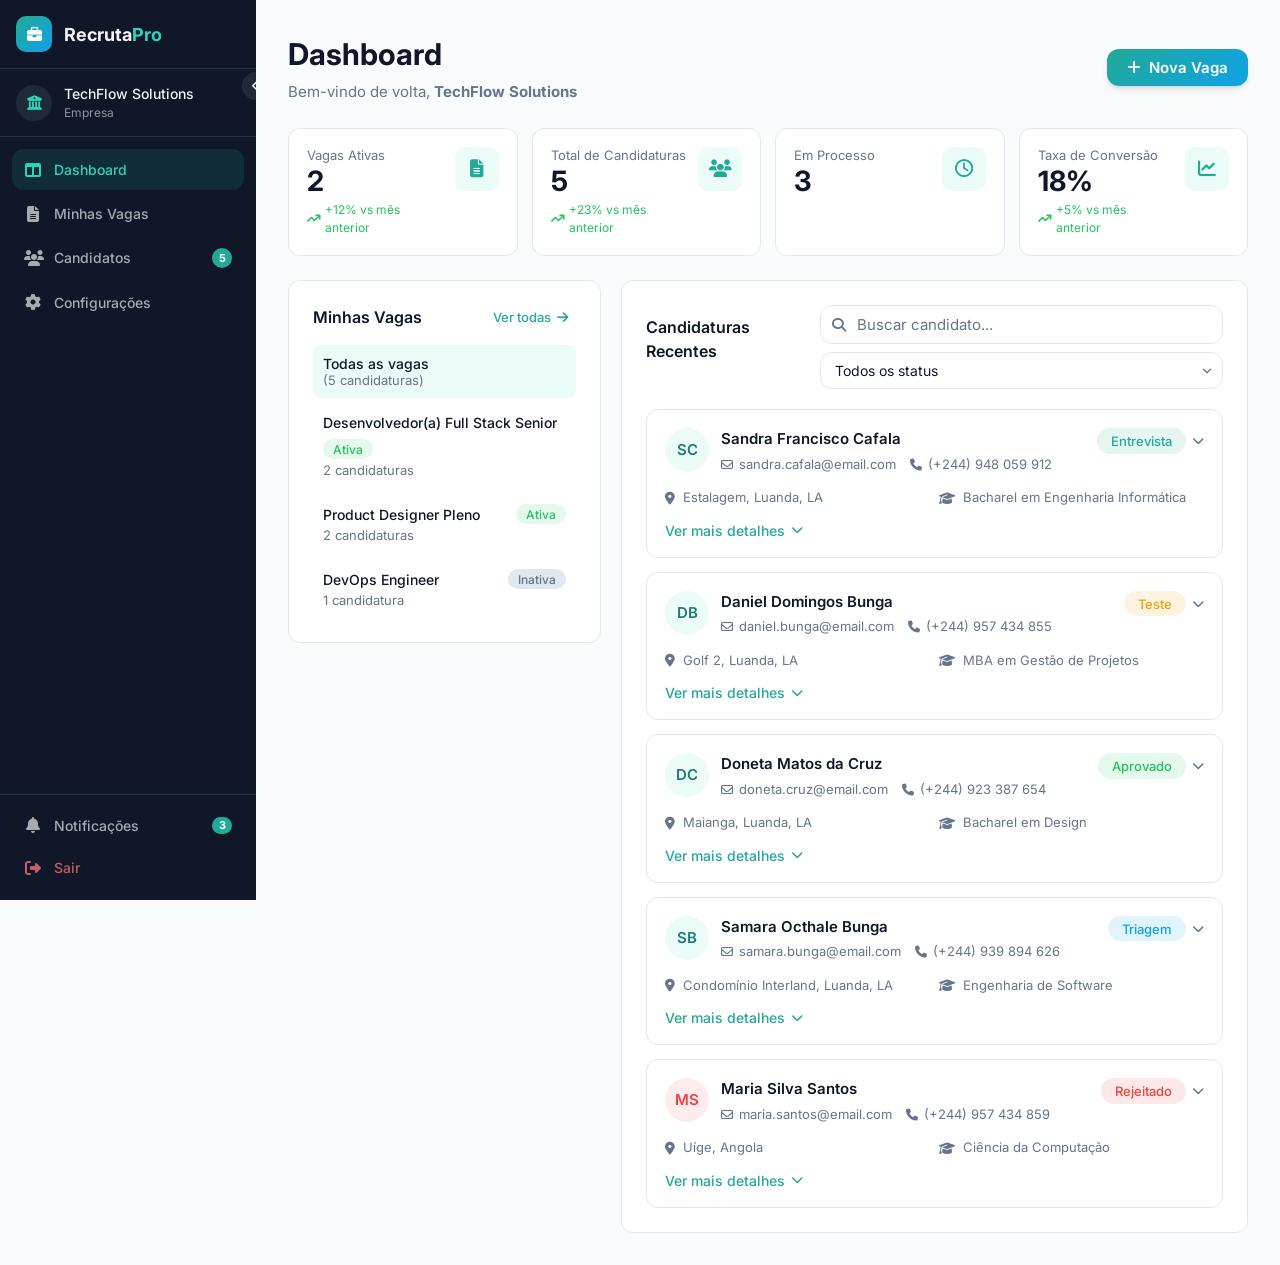
<file: paginas/dashboard_empresa.html>
<!DOCTYPE html>
<html lang="pt-br">

<head>
    <meta charset="UTF-8">
    <meta name="viewport" content="width=device-width, initial-scale=1.0">
    <title>Dashboard Empresa — Recruta Pro</title>
    <meta name="description" content="Dashboard da empresa no RecrutaPro.">
    <meta name="author" content="Zassala Mário & Ivandro Silva">
    <link rel="preconnect" href="https://fonts.googleapis.com">
    <link rel="preconnect" href="https://fonts.gstatic.com" crossorigin>
    <link href="https://fonts.googleapis.com/css2?family=Inter:wght@400;500;600;700;800&display=swap" rel="stylesheet">
    <link rel="stylesheet" href="https://cdnjs.cloudflare.com/ajax/libs/font-awesome/6.5.0/css/all.min.css">
    <link rel="stylesheet" href="../css/dashboard_empresa.css">
</head>

<body>

    <!-- OVERLAY MOBILE -->
    <div class="sidebar_overlay" id="sidebar_overlay"></div>

    <!-- ========== SIDEBAR ========== -->
    <aside class="sidebar" id="sidebar">
        <div class="sidebar_corpo">
            <div class="sidebar_logo_area">
                <a href="../index.html" class="sidebar_logo">
                    <div class="sidebar_logo_icone"><i class="fa-solid fa-briefcase"></i></div>
                    <span class="sidebar_logo_texto">Recruta<span class="sidebar_logo_destaque">Pro</span></span>
                </a>
            </div>
            <div class="sidebar_perfil">
                <div class="sidebar_avatar"><i class="fa-solid fa-building-columns"></i></div>
                <div class="sidebar_perfil_info">
                    <p class="sidebar_perfil_nome">TechFlow Solutions</p>
                    <p class="sidebar_perfil_papel">Empresa</p>
                </div>
            </div>
            <nav class="sidebar_nav" aria-label="Navegação do dashboard">
                <a href="#" class="sidebar_nav_link sidebar_nav_link_ativo" data-secao="dashboard">
                    <i class="fa-solid fa-table-columns"></i><span>Dashboard</span>
                </a>
                <a href="#" class="sidebar_nav_link" data-secao="minhas_vagas">
                    <i class="fa-solid fa-file-lines"></i><span>Minhas Vagas</span>
                </a>
                <a href="#" class="sidebar_nav_link" data-secao="candidatos">
                    <i class="fa-solid fa-users"></i><span>Candidatos</span>
                    <span class="sidebar_badge">5</span>
                </a>
                <a href="#" class="sidebar_nav_link" data-secao="configuracoes">
                    <i class="fa-solid fa-gear"></i><span>Configurações</span>
                </a>
            </nav>
            <div class="sidebar_rodape">
                <button class="sidebar_nav_link sidebar_nav_link_btn" id="btn_notificacoes">
                    <i class="fa-solid fa-bell"></i><span>Notificações</span>
                    <span class="sidebar_badge">3</span>
                </button>
                <a href="../index.html" class="sidebar_nav_link sidebar_nav_link_sair">
                    <i class="fa-solid fa-right-from-bracket"></i><span>Sair</span>
                </a>
            </div>
        </div>
        <button class="sidebar_toggle_btn" id="sidebar_toggle_btn" aria-label="Recolher menu">
            <i class="fa-solid fa-chevron-left" id="sidebar_toggle_icone"></i>
        </button>
    </aside>

    <!-- TOPBAR MOBILE -->
    <header class="topbar_mobile" id="topbar_mobile">
        <button class="topbar_hamburger" id="btn_sidebar_mobile" aria-label="Abrir menu">
            <i class="fa-solid fa-bars"></i>
        </button>
        <a href="../index.html" class="topbar_logo">
            <div class="sidebar_logo_icone topbar_logo_icone"><i class="fa-solid fa-briefcase"></i></div>
            <span class="sidebar_logo_texto topbar_logo_texto">Recruta<span
                    class="sidebar_logo_destaque">Pro</span></span>
        </a>
        <div class="topbar_acoes">
            <button class="topbar_btn_icone" aria-label="Notificações">
                <i class="fa-solid fa-bell"></i>
                <span class="topbar_badge">3</span>
            </button>
        </div>
    </header>

    <!-- ========== CONTEÚDO PRINCIPAL ========== -->
    <main class="conteudo_principal" id="conteudo_principal">

        <!-- ================================================
         SECÇÃO: DASHBOARD
    ================================================= -->
        <section class="conteudo_secao" id="secao_dashboard">
            <div class="conteudo_interno">
                <div class="pagina_cabecalho">
                    <div class="pagina_cabecalho_info">
                        <h1 class="pagina_titulo">Dashboard</h1>
                        <p class="pagina_subtitulo">Bem-vindo de volta, <strong>TechFlow Solutions</strong></p>
                    </div>
                    <button class="btn_primario" id="btn_nova_vaga">
                        <i class="fa-solid fa-plus"></i>
                        <span>Nova Vaga</span>
                    </button>
                </div>

                <div class="stats_grade">
                    <div class="stat_card cartao_hover">
                        <div class="stat_card_interno">
                            <div class="stat_info">
                                <p class="stat_label">Vagas Ativas</p>
                                <p class="stat_valor">2</p>
                                <p class="stat_variacao stat_variacao_positiva"><i
                                        class="fa-solid fa-arrow-trend-up"></i> +12% vs mês anterior</p>
                            </div>
                            <div class="stat_icone_box"><i class="fa-solid fa-file-lines stat_icone"></i></div>
                        </div>
                    </div>
                    <div class="stat_card cartao_hover">
                        <div class="stat_card_interno">
                            <div class="stat_info">
                                <p class="stat_label">Total de Candidaturas</p>
                                <p class="stat_valor">5</p>
                                <p class="stat_variacao stat_variacao_positiva"><i
                                        class="fa-solid fa-arrow-trend-up"></i> +23% vs mês anterior</p>
                            </div>
                            <div class="stat_icone_box"><i class="fa-solid fa-users stat_icone"></i></div>
                        </div>
                    </div>
                    <div class="stat_card cartao_hover">
                        <div class="stat_card_interno">
                            <div class="stat_info">
                                <p class="stat_label">Em Processo</p>
                                <p class="stat_valor">3</p>
                            </div>
                            <div class="stat_icone_box"><i class="fa-regular fa-clock stat_icone"></i></div>
                        </div>
                    </div>
                    <div class="stat_card cartao_hover">
                        <div class="stat_card_interno">
                            <div class="stat_info">
                                <p class="stat_label">Taxa de Conversão</p>
                                <p class="stat_valor">18%</p>
                                <p class="stat_variacao stat_variacao_positiva"><i
                                        class="fa-solid fa-arrow-trend-up"></i> +5% vs mês anterior</p>
                            </div>
                            <div class="stat_icone_box"><i class="fa-solid fa-chart-line stat_icone"></i></div>
                        </div>
                    </div>
                </div>

                <div class="painel_grade">
                    <div class="painel_coluna_lateral">
                        <div class="painel_card">
                            <div class="painel_card_cabecalho">
                                <h2 class="painel_titulo">Minhas Vagas</h2>
                                <button class="btn_ver_todas" data-secao="minhas_vagas">Ver todas <i
                                        class="fa-solid fa-arrow-right"></i></button>
                            </div>
                            <div class="vagas_filtro_lista" id="vagas_filtro_lista">
                                <button class="vaga_filtro_item vaga_filtro_item_ativo" data-vaga="todos">
                                    <span class="vaga_filtro_nome">Todas as vagas</span>
                                    <span class="vaga_filtro_count">(5 candidaturas)</span>
                                </button>
                                <button class="vaga_filtro_item" data-vaga="vaga1">
                                    <div class="vaga_filtro_cabecalho">
                                        <span class="vaga_filtro_nome">Desenvolvedor(a) Full Stack Senior</span>
                                        <span class="status_emblema status_ativa">Ativa</span>
                                    </div>
                                    <span class="vaga_filtro_count">2 candidaturas</span>
                                </button>
                                <button class="vaga_filtro_item" data-vaga="vaga2">
                                    <div class="vaga_filtro_cabecalho">
                                        <span class="vaga_filtro_nome">Product Designer Pleno</span>
                                        <span class="status_emblema status_ativa">Ativa</span>
                                    </div>
                                    <span class="vaga_filtro_count">2 candidaturas</span>
                                </button>
                                <button class="vaga_filtro_item" data-vaga="vaga3">
                                    <div class="vaga_filtro_cabecalho">
                                        <span class="vaga_filtro_nome">DevOps Engineer</span>
                                        <span class="status_emblema status_inativa">Inativa</span>
                                    </div>
                                    <span class="vaga_filtro_count">1 candidatura</span>
                                </button>
                            </div>
                        </div>
                    </div>

                    <div class="painel_coluna_principal">
                        <div class="painel_card">
                            <div class="candidaturas_cabecalho">
                                <h2 class="painel_titulo">Candidaturas Recentes</h2>
                                <div class="candidaturas_filtros">
                                    <div class="busca_campo_wrapper">
                                        <i class="fa-solid fa-magnifying-glass busca_icone"></i>
                                        <input type="text" id="busca_candidatos" class="campo_texto busca_input"
                                            placeholder="Buscar candidato..." autocomplete="off">
                                    </div>
                                    <select class="campo_select" id="filtro_status">
                                        <option value="todos">Todos os status</option>
                                        <option value="triagem">Triagem</option>
                                        <option value="teste">Teste</option>
                                        <option value="entrevista">Entrevista</option>
                                        <option value="aprovado">Aprovado</option>
                                        <option value="rejeitado">Rejeitado</option>
                                    </select>
                                </div>
                            </div>
                            <div class="candidatos_lista" id="candidatos_lista">
                                <div class="candidato_card cartao_hover" data-status="entrevista"
                                    data-nome="sandra francisco cafala">
                                    <div class="candidato_topo">
                                        <div class="candidato_id_grupo">
                                            <div class="candidato_avatar">SC</div>
                                            <div class="candidato_info">
                                                <h3 class="candidato_nome">Sandra Francisco Cafala</h3>
                                                <div class="candidato_contatos">
                                                    <div class="candidato_contato_item"><i
                                                            class="fa-regular fa-envelope"></i><span>sandra.cafala@email.com</span>
                                                    </div>
                                                    <div class="candidato_contato_item"><i
                                                            class="fa-solid fa-phone"></i><span>(+244) 948 059
                                                            912</span></div>
                                                </div>
                                            </div>
                                        </div>
                                        <div class="candidato_status_wrapper">
                                            <button class="candidato_status_btn" data-candidato="sc">
                                                <span
                                                    class="status_emblema status_emblema_md status_entrevista">Entrevista</span>
                                                <i class="fa-solid fa-chevron-down status_seta" id="seta_sc"></i>
                                            </button>
                                            <div class="status_dropdown" id="dropdown_sc">
                                                <button class="status_dropdown_item" data-status-valor="triagem"
                                                    data-alvo="sc">Triagem</button>
                                                <button class="status_dropdown_item" data-status-valor="teste"
                                                    data-alvo="sc">Teste Técnico</button>
                                                <button class="status_dropdown_item" data-status-valor="entrevista"
                                                    data-alvo="sc">Entrevista</button>
                                                <button class="status_dropdown_item" data-status-valor="aprovado"
                                                    data-alvo="sc">Aprovado</button>
                                                <button class="status_dropdown_item" data-status-valor="rejeitado"
                                                    data-alvo="sc">Rejeitado</button>
                                            </div>
                                        </div>
                                    </div>
                                    <div class="candidato_detalhes_grade">
                                        <div class="candidato_detalhe_item"><i
                                                class="fa-solid fa-location-dot"></i><span>Estalagem, Luanda, LA</span>
                                        </div>
                                        <div class="candidato_detalhe_item"><i
                                                class="fa-solid fa-graduation-cap"></i><span>Bacharel em Engenharia
                                                Informática</span></div>
                                    </div>
                                    <button class="candidato_ver_mais_btn" data-candidato="sc">Ver mais detalhes <i
                                            class="fa-solid fa-chevron-down candidato_ver_mais_icone"
                                            id="icone_ver_sc"></i></button>
                                    <div class="candidato_expansao" id="expansao_sc">
                                        <div class="candidato_expansao_conteudo">
                                            <p class="candidato_expansao_label">Vaga:</p>
                                            <p class="candidato_expansao_texto">Desenvolvedor(a) Full Stack Senior</p>
                                            <p class="candidato_expansao_label">Data:</p>
                                            <p class="candidato_expansao_texto">10/01/2026</p>
                                        </div>
                                    </div>
                                </div>
                                <div class="candidato_card cartao_hover" data-status="teste"
                                    data-nome="daniel domingos bunga">
                                    <div class="candidato_topo">
                                        <div class="candidato_id_grupo">
                                            <div class="candidato_avatar">DB</div>
                                            <div class="candidato_info">
                                                <h3 class="candidato_nome">Daniel Domingos Bunga</h3>
                                                <div class="candidato_contatos">
                                                    <div class="candidato_contato_item"><i
                                                            class="fa-regular fa-envelope"></i><span>daniel.bunga@email.com</span>
                                                    </div>
                                                    <div class="candidato_contato_item"><i
                                                            class="fa-solid fa-phone"></i><span>(+244) 957 434
                                                            855</span></div>
                                                </div>
                                            </div>
                                        </div>
                                        <div class="candidato_status_wrapper">
                                            <button class="candidato_status_btn" data-candidato="db">
                                                <span class="status_emblema status_emblema_md status_teste">Teste</span>
                                                <i class="fa-solid fa-chevron-down status_seta" id="seta_db"></i>
                                            </button>
                                            <div class="status_dropdown" id="dropdown_db">
                                                <button class="status_dropdown_item" data-status-valor="triagem"
                                                    data-alvo="db">Triagem</button>
                                                <button class="status_dropdown_item" data-status-valor="teste"
                                                    data-alvo="db">Teste Técnico</button>
                                                <button class="status_dropdown_item" data-status-valor="entrevista"
                                                    data-alvo="db">Entrevista</button>
                                                <button class="status_dropdown_item" data-status-valor="aprovado"
                                                    data-alvo="db">Aprovado</button>
                                                <button class="status_dropdown_item" data-status-valor="rejeitado"
                                                    data-alvo="db">Rejeitado</button>
                                            </div>
                                        </div>
                                    </div>
                                    <div class="candidato_detalhes_grade">
                                        <div class="candidato_detalhe_item"><i
                                                class="fa-solid fa-location-dot"></i><span>Golf 2, Luanda, LA</span>
                                        </div>
                                        <div class="candidato_detalhe_item"><i
                                                class="fa-solid fa-graduation-cap"></i><span>MBA em Gestão de
                                                Projetos</span></div>
                                    </div>
                                    <button class="candidato_ver_mais_btn" data-candidato="db">Ver mais detalhes <i
                                            class="fa-solid fa-chevron-down candidato_ver_mais_icone"
                                            id="icone_ver_db"></i></button>
                                    <div class="candidato_expansao" id="expansao_db">
                                        <div class="candidato_expansao_conteudo">
                                            <p class="candidato_expansao_label">Vaga:</p>
                                            <p class="candidato_expansao_texto">Product Designer Pleno</p>
                                            <p class="candidato_expansao_label">Data:</p>
                                            <p class="candidato_expansao_texto">05/01/2026</p>
                                        </div>
                                    </div>
                                </div>
                                <div class="candidato_card cartao_hover" data-status="aprovado"
                                    data-nome="doneta matos da cruz">
                                    <div class="candidato_topo">
                                        <div class="candidato_id_grupo">
                                            <div class="candidato_avatar">DC</div>
                                            <div class="candidato_info">
                                                <h3 class="candidato_nome">Doneta Matos da Cruz</h3>
                                                <div class="candidato_contatos">
                                                    <div class="candidato_contato_item"><i
                                                            class="fa-regular fa-envelope"></i><span>doneta.cruz@email.com</span>
                                                    </div>
                                                    <div class="candidato_contato_item"><i
                                                            class="fa-solid fa-phone"></i><span>(+244) 923 387
                                                            654</span></div>
                                                </div>
                                            </div>
                                        </div>
                                        <div class="candidato_status_wrapper">
                                            <button class="candidato_status_btn" data-candidato="dc">
                                                <span
                                                    class="status_emblema status_emblema_md status_aprovado">Aprovado</span>
                                                <i class="fa-solid fa-chevron-down status_seta" id="seta_dc"></i>
                                            </button>
                                            <div class="status_dropdown" id="dropdown_dc">
                                                <button class="status_dropdown_item" data-status-valor="triagem"
                                                    data-alvo="dc">Triagem</button>
                                                <button class="status_dropdown_item" data-status-valor="teste"
                                                    data-alvo="dc">Teste Técnico</button>
                                                <button class="status_dropdown_item" data-status-valor="entrevista"
                                                    data-alvo="dc">Entrevista</button>
                                                <button class="status_dropdown_item" data-status-valor="aprovado"
                                                    data-alvo="dc">Aprovado</button>
                                                <button class="status_dropdown_item" data-status-valor="rejeitado"
                                                    data-alvo="dc">Rejeitado</button>
                                            </div>
                                        </div>
                                    </div>
                                    <div class="candidato_detalhes_grade">
                                        <div class="candidato_detalhe_item"><i
                                                class="fa-solid fa-location-dot"></i><span>Maianga, Luanda, LA</span>
                                        </div>
                                        <div class="candidato_detalhe_item"><i
                                                class="fa-solid fa-graduation-cap"></i><span>Bacharel em Design</span>
                                        </div>
                                    </div>
                                    <button class="candidato_ver_mais_btn" data-candidato="dc">Ver mais detalhes <i
                                            class="fa-solid fa-chevron-down candidato_ver_mais_icone"
                                            id="icone_ver_dc"></i></button>
                                    <div class="candidato_expansao" id="expansao_dc">
                                        <div class="candidato_expansao_conteudo">
                                            <p class="candidato_expansao_label">Vaga:</p>
                                            <p class="candidato_expansao_texto">Product Designer Pleno</p>
                                            <p class="candidato_expansao_label">Data:</p>
                                            <p class="candidato_expansao_texto">03/01/2026</p>
                                        </div>
                                    </div>
                                </div>
                                <div class="candidato_card cartao_hover" data-status="triagem"
                                    data-nome="samara octhale bunga">
                                    <div class="candidato_topo">
                                        <div class="candidato_id_grupo">
                                            <div class="candidato_avatar">SB</div>
                                            <div class="candidato_info">
                                                <h3 class="candidato_nome">Samara Octhale Bunga</h3>
                                                <div class="candidato_contatos">
                                                    <div class="candidato_contato_item"><i
                                                            class="fa-regular fa-envelope"></i><span>samara.bunga@email.com</span>
                                                    </div>
                                                    <div class="candidato_contato_item"><i
                                                            class="fa-solid fa-phone"></i><span>(+244) 939 894
                                                            626</span></div>
                                                </div>
                                            </div>
                                        </div>
                                        <div class="candidato_status_wrapper">
                                            <button class="candidato_status_btn" data-candidato="sb">
                                                <span
                                                    class="status_emblema status_emblema_md status_triagem">Triagem</span>
                                                <i class="fa-solid fa-chevron-down status_seta" id="seta_sb"></i>
                                            </button>
                                            <div class="status_dropdown" id="dropdown_sb">
                                                <button class="status_dropdown_item" data-status-valor="triagem"
                                                    data-alvo="sb">Triagem</button>
                                                <button class="status_dropdown_item" data-status-valor="teste"
                                                    data-alvo="sb">Teste Técnico</button>
                                                <button class="status_dropdown_item" data-status-valor="entrevista"
                                                    data-alvo="sb">Entrevista</button>
                                                <button class="status_dropdown_item" data-status-valor="aprovado"
                                                    data-alvo="sb">Aprovado</button>
                                                <button class="status_dropdown_item" data-status-valor="rejeitado"
                                                    data-alvo="sb">Rejeitado</button>
                                            </div>
                                        </div>
                                    </div>
                                    <div class="candidato_detalhes_grade">
                                        <div class="candidato_detalhe_item"><i
                                                class="fa-solid fa-location-dot"></i><span>Condomínio Interland, Luanda,
                                                LA</span></div>
                                        <div class="candidato_detalhe_item"><i
                                                class="fa-solid fa-graduation-cap"></i><span>Engenharia de
                                                Software</span></div>
                                    </div>
                                    <button class="candidato_ver_mais_btn" data-candidato="sb">Ver mais detalhes <i
                                            class="fa-solid fa-chevron-down candidato_ver_mais_icone"
                                            id="icone_ver_sb"></i></button>
                                    <div class="candidato_expansao" id="expansao_sb">
                                        <div class="candidato_expansao_conteudo">
                                            <p class="candidato_expansao_label">Vaga:</p>
                                            <p class="candidato_expansao_texto">Desenvolvedor(a) Full Stack Senior</p>
                                            <p class="candidato_expansao_label">Data:</p>
                                            <p class="candidato_expansao_texto">12/01/2026</p>
                                        </div>
                                    </div>
                                </div>
                                <div class="candidato_card cartao_hover" data-status="rejeitado"
                                    data-nome="maria silva santos">
                                    <div class="candidato_topo">
                                        <div class="candidato_id_grupo">
                                            <div class="candidato_avatar candidato_avatar_rejeitado">MS</div>
                                            <div class="candidato_info">
                                                <h3 class="candidato_nome">Maria Silva Santos</h3>
                                                <div class="candidato_contatos">
                                                    <div class="candidato_contato_item"><i
                                                            class="fa-regular fa-envelope"></i><span>maria.santos@email.com</span>
                                                    </div>
                                                    <div class="candidato_contato_item"><i
                                                            class="fa-solid fa-phone"></i><span>(+244) 957 434
                                                            859</span></div>
                                                </div>
                                            </div>
                                        </div>
                                        <div class="candidato_status_wrapper">
                                            <button class="candidato_status_btn" data-candidato="ms">
                                                <span
                                                    class="status_emblema status_emblema_md status_rejeitado">Rejeitado</span>
                                                <i class="fa-solid fa-chevron-down status_seta" id="seta_ms"></i>
                                            </button>
                                            <div class="status_dropdown" id="dropdown_ms">
                                                <button class="status_dropdown_item" data-status-valor="triagem"
                                                    data-alvo="ms">Triagem</button>
                                                <button class="status_dropdown_item" data-status-valor="teste"
                                                    data-alvo="ms">Teste Técnico</button>
                                                <button class="status_dropdown_item" data-status-valor="entrevista"
                                                    data-alvo="ms">Entrevista</button>
                                                <button class="status_dropdown_item" data-status-valor="aprovado"
                                                    data-alvo="ms">Aprovado</button>
                                                <button class="status_dropdown_item" data-status-valor="rejeitado"
                                                    data-alvo="ms">Rejeitado</button>
                                            </div>
                                        </div>
                                    </div>
                                    <div class="candidato_detalhes_grade">
                                        <div class="candidato_detalhe_item"><i
                                                class="fa-solid fa-location-dot"></i><span>Uíge, Angola</span></div>
                                        <div class="candidato_detalhe_item"><i
                                                class="fa-solid fa-graduation-cap"></i><span>Ciência da
                                                Computação</span></div>
                                    </div>
                                    <button class="candidato_ver_mais_btn" data-candidato="ms">Ver mais detalhes <i
                                            class="fa-solid fa-chevron-down candidato_ver_mais_icone"
                                            id="icone_ver_ms"></i></button>
                                    <div class="candidato_expansao" id="expansao_ms">
                                        <div class="candidato_expansao_conteudo">
                                            <p class="candidato_expansao_label">Vaga:</p>
                                            <p class="candidato_expansao_texto">DevOps Engineer</p>
                                            <p class="candidato_expansao_label">Data:</p>
                                            <p class="candidato_expansao_texto">18/11/2025</p>
                                        </div>
                                    </div>
                                </div>
                            </div>
                            <div class="sem_resultados" id="sem_resultados">
                                <i class="fa-solid fa-magnifying-glass sem_resultados_icone"></i>
                                <p class="sem_resultados_titulo">Nenhum candidato encontrado</p>
                                <p class="sem_resultados_texto">Ajuste os filtros ou o termo de busca.</p>
                            </div>
                        </div>
                    </div>
                </div>
            </div>
        </section>

        <!-- ================================================
         SECÇÃO: MINHAS VAGAS
    ================================================= -->
        <section class="conteudo_secao conteudo_secao_oculta" id="secao_minhas_vagas">
            <div class="conteudo_interno">
                <div class="pagina_cabecalho">
                    <div class="pagina_cabecalho_info">
                        <h1 class="pagina_titulo">Minhas Vagas</h1>
                        <p class="pagina_subtitulo">Gerencie todas as oportunidades publicadas</p>
                    </div>
                    <button class="btn_primario" id="btn_nova_vaga_vagas">
                        <i class="fa-solid fa-plus"></i><span>Nova Vaga</span>
                    </button>
                </div>
                <div class="vagas_stats">
                    <div class="vaga_stat_item">
                        <div class="vaga_stat_icone_box"><i class="fa-solid fa-briefcase"></i></div>
                        <div>
                            <p class="vaga_stat_valor">3</p>
                            <p class="vaga_stat_label">Total de vagas</p>
                        </div>
                    </div>
                    <div class="vaga_stat_item">
                        <div class="vaga_stat_icone_box vaga_stat_icone_box_ativo"><i
                                class="fa-solid fa-circle-check"></i></div>
                        <div>
                            <p class="vaga_stat_valor">2</p>
                            <p class="vaga_stat_label">Vagas ativas</p>
                        </div>
                    </div>
                    <div class="vaga_stat_item">
                        <div class="vaga_stat_icone_box"><i class="fa-solid fa-users"></i></div>
                        <div>
                            <p class="vaga_stat_valor">5</p>
                            <p class="vaga_stat_label">Candidaturas recebidas</p>
                        </div>
                    </div>
                </div>
                <div class="vagas_filtros_barra">
                    <div class="busca_campo_wrapper">
                        <i class="fa-solid fa-magnifying-glass busca_icone"></i>
                        <input type="text" id="busca_minhas_vagas" class="campo_texto busca_input"
                            placeholder="Buscar vaga..." autocomplete="off">
                    </div>
                    <select class="campo_select campo_select_filtro" id="filtro_status_vagas">
                        <option value="todos">Todos os status</option>
                        <option value="ativa">Ativas</option>
                        <option value="inativa">Inativas</option>
                    </select>
                </div>
                <div class="vagas_tabela_wrapper">
                    <table class="vagas_tabela" id="tabela_vagas">
                        <thead>
                            <tr>
                                <th class="tabela_th">Vaga</th>
                                <th class="tabela_th tabela_col_oculta">Modalidade</th>
                                <th class="tabela_th tabela_col_oculta">Tipo</th>
                                <th class="tabela_th tabela_col_oculta">Candidatos</th>
                                <th class="tabela_th">Status</th>
                                <th class="tabela_th tabela_th_dir">Ações</th>
                            </tr>
                        </thead>
                        <tbody id="tbody_vagas">
                            <tr class="tabela_tr" data-status="ativa" data-titulo="desenvolvedor full stack senior"
                                data-vaga-titulo="Desenvolvedor(a) Full Stack Senior"
                                data-vaga-localizacao="Luanda, Angola" data-vaga-modalidade="Presencial"
                                data-vaga-tipo="CLT" data-vaga-salario="500.000 - 800.000 Kz"
                                data-vaga-descricao="Procuramos um desenvolvedor experiente para actuar em projectos web modernos, com foco em performance e escalabilidade."
                                data-vaga-area="Tecnologia" data-vaga-status="ativa">
                                <td class="tabela_td">
                                    <div class="vaga_tabela_info">
                                        <p class="vaga_tabela_titulo">Desenvolvedor(a) Full Stack Senior</p>
                                        <p class="vaga_tabela_local"><i class="fa-solid fa-location-dot"></i> Luanda,
                                            Angola &middot; Presencial</p>
                                    </div>
                                </td>
                                <td class="tabela_td tabela_col_oculta"><span class="tabela_tag">Presencial</span></td>
                                <td class="tabela_td tabela_col_oculta"><span class="tabela_tag">CLT</span></td>
                                <td class="tabela_td tabela_col_oculta"><span class="tabela_candidatos"><i
                                            class="fa-solid fa-users"></i> 2</span></td>
                                <td class="tabela_td"><span class="status_emblema status_ativa">Ativa</span></td>
                                <td class="tabela_td tabela_td_acoes">
                                    <button class="tabela_btn_icone tabela_btn_editar" title="Editar" data-id="vaga1"><i
                                            class="fa-solid fa-pen-to-square"></i></button>
                                    <button class="tabela_btn_icone tabela_btn_candidatos_ver" title="Ver candidatos"
                                        data-id="vaga1" data-secao="candidatos"><i
                                            class="fa-solid fa-users"></i></button>
                                    <button class="tabela_btn_icone tabela_btn_excluir" title="Excluir" data-id="vaga1"
                                        data-titulo="Desenvolvedor(a) Full Stack Senior"><i
                                            class="fa-solid fa-trash-can"></i></button>
                                </td>
                            </tr>
                            <tr class="tabela_tr" data-status="ativa" data-titulo="product designer pleno"
                                data-vaga-titulo="Product Designer Pleno" data-vaga-localizacao="Remoto"
                                data-vaga-modalidade="Remoto" data-vaga-tipo="Freelance"
                                data-vaga-salario="300.000 Kz/mês"
                                data-vaga-descricao="Buscamos um designer criativo para melhorar a experiência do utilizador e criar interfaces modernas."
                                data-vaga-area="Design" data-vaga-status="ativa">
                                <td class="tabela_td">
                                    <div class="vaga_tabela_info">
                                        <p class="vaga_tabela_titulo">Product Designer Pleno</p>
                                        <p class="vaga_tabela_local"><i class="fa-solid fa-location-dot"></i> Remoto</p>
                                    </div>
                                </td>
                                <td class="tabela_td tabela_col_oculta"><span class="tabela_tag">Remoto</span></td>
                                <td class="tabela_td tabela_col_oculta"><span class="tabela_tag">Freelance</span></td>
                                <td class="tabela_td tabela_col_oculta"><span class="tabela_candidatos"><i
                                            class="fa-solid fa-users"></i> 2</span></td>
                                <td class="tabela_td"><span class="status_emblema status_ativa">Ativa</span></td>
                                <td class="tabela_td tabela_td_acoes">
                                    <button class="tabela_btn_icone tabela_btn_editar" title="Editar" data-id="vaga2"><i
                                            class="fa-solid fa-pen-to-square"></i></button>
                                    <button class="tabela_btn_icone tabela_btn_candidatos_ver" title="Ver candidatos"
                                        data-id="vaga2" data-secao="candidatos"><i
                                            class="fa-solid fa-users"></i></button>
                                    <button class="tabela_btn_icone tabela_btn_excluir" title="Excluir" data-id="vaga2"
                                        data-titulo="Product Designer Pleno"><i
                                            class="fa-solid fa-trash-can"></i></button>
                                </td>
                            </tr>
                            <tr class="tabela_tr" data-status="inativa" data-titulo="devops engineer"
                                data-vaga-titulo="DevOps Engineer" data-vaga-localizacao="Luanda, Angola"
                                data-vaga-modalidade="Híbrido" data-vaga-tipo="CLT"
                                data-vaga-salario="600.000 - 900.000 Kz"
                                data-vaga-descricao="Procuramos um profissional experiente em DevOps para gerir infraestrutura cloud e pipelines de CI/CD."
                                data-vaga-area="Tecnologia" data-vaga-status="inativa">
                                <td class="tabela_td">
                                    <div class="vaga_tabela_info">
                                        <p class="vaga_tabela_titulo">DevOps Engineer</p>
                                        <p class="vaga_tabela_local"><i class="fa-solid fa-location-dot"></i> Luanda,
                                            Angola &middot; Híbrido</p>
                                    </div>
                                </td>
                                <td class="tabela_td tabela_col_oculta"><span class="tabela_tag">Híbrido</span></td>
                                <td class="tabela_td tabela_col_oculta"><span class="tabela_tag">CLT</span></td>
                                <td class="tabela_td tabela_col_oculta"><span class="tabela_candidatos"><i
                                            class="fa-solid fa-users"></i> 1</span></td>
                                <td class="tabela_td"><span class="status_emblema status_inativa">Inativa</span></td>
                                <td class="tabela_td tabela_td_acoes">
                                    <button class="tabela_btn_icone tabela_btn_editar" title="Editar" data-id="vaga3"><i
                                            class="fa-solid fa-pen-to-square"></i></button>
                                    <button class="tabela_btn_icone tabela_btn_candidatos_ver" title="Ver candidatos"
                                        data-id="vaga3" data-secao="candidatos"><i
                                            class="fa-solid fa-users"></i></button>
                                    <button class="tabela_btn_icone tabela_btn_excluir" title="Excluir" data-id="vaga3"
                                        data-titulo="DevOps Engineer"><i class="fa-solid fa-trash-can"></i></button>
                                </td>
                            </tr>
                        </tbody>
                    </table>
                    <div class="tabela_vazia" id="tabela_vazia">
                        <i class="fa-solid fa-briefcase tabela_vazia_icone"></i>
                        <p class="tabela_vazia_titulo">Nenhuma vaga encontrada</p>
                        <p class="tabela_vazia_texto">Tente ajustar os filtros ou adicione uma nova vaga.</p>
                        <button class="btn_primario" id="btn_nova_vaga_vazio"><i class="fa-solid fa-plus"></i> Criar
                            vaga</button>
                    </div>
                </div>
            </div>
        </section>

        <!-- ================================================
         SECÇÃO: CANDIDATOS
    ================================================= -->
        <section class="conteudo_secao conteudo_secao_oculta" id="secao_candidatos">
            <div class="conteudo_interno">
                <div class="pagina_cabecalho">
                    <div class="pagina_cabecalho_info">
                        <h1 class="pagina_titulo">Candidatos</h1>
                        <p class="pagina_subtitulo">Gerencie todos os candidatos e o seu progresso no processo selectivo
                        </p>
                    </div>
                    <button class="btn_primario" id="btn_exportar_candidatos">
                        <i class="fa-solid fa-file-arrow-down"></i><span>Exportar</span>
                    </button>
                </div>

                <!-- Stats candidatos -->
                <div class="stats_grade stats_grade_candidatos">
                    <div class="stat_card">
                        <div class="stat_card_interno">
                            <div class="stat_info">
                                <p class="stat_label">Total</p>
                                <p class="stat_valor">5</p>
                            </div>
                            <div class="stat_icone_box"><i class="fa-solid fa-users stat_icone"></i></div>
                        </div>
                    </div>
                    <div class="stat_card">
                        <div class="stat_card_interno">
                            <div class="stat_info">
                                <p class="stat_label">Em Triagem</p>
                                <p class="stat_valor">1</p>
                            </div>
                            <div class="stat_icone_box stat_icone_box_info"><i
                                    class="fa-solid fa-filter stat_icone stat_icone_info"></i></div>
                        </div>
                    </div>
                    <div class="stat_card">
                        <div class="stat_card_interno">
                            <div class="stat_info">
                                <p class="stat_label">Em Entrevista</p>
                                <p class="stat_valor">1</p>
                            </div>
                            <div class="stat_icone_box stat_icone_box_aviso"><i
                                    class="fa-solid fa-comments stat_icone stat_icone_aviso"></i></div>
                        </div>
                    </div>
                    <div class="stat_card">
                        <div class="stat_card_interno">
                            <div class="stat_info">
                                <p class="stat_label">Aprovados</p>
                                <p class="stat_valor">1</p>
                            </div>
                            <div class="stat_icone_box stat_icone_box_sucesso"><i
                                    class="fa-solid fa-circle-check stat_icone stat_icone_sucesso"></i></div>
                        </div>
                    </div>
                </div>

                <!-- Filtros avançados -->
                <div class="candidatos_filtros_avancados">
                    <div class="busca_campo_wrapper candidatos_busca">
                        <i class="fa-solid fa-magnifying-glass busca_icone"></i>
                        <input type="text" id="busca_candidatos_secao" class="campo_texto busca_input"
                            placeholder="Buscar por nome ou e-mail..." autocomplete="off">
                    </div>
                    <div class="candidatos_filtros_linha">
                        <select class="campo_select" id="filtro_status_candidatos">
                            <option value="todos">Todos os status</option>
                            <option value="triagem">Triagem</option>
                            <option value="teste">Teste Técnico</option>
                            <option value="entrevista">Entrevista</option>
                            <option value="aprovado">Aprovado</option>
                            <option value="rejeitado">Rejeitado</option>
                        </select>
                        <select class="campo_select" id="filtro_vaga_candidatos">
                            <option value="todos">Todas as vagas</option>
                            <option value="full-stack">Full Stack Senior</option>
                            <option value="designer">Product Designer</option>
                            <option value="devops">DevOps Engineer</option>
                        </select>
                        <button class="btn_contorno btn_sm" id="btn_limpar_filtros_cand">
                            <i class="fa-solid fa-rotate-left"></i> Limpar
                        </button>
                    </div>
                </div>

                <!-- Lista de candidatos -->
                <div class="candidatos_secao_lista" id="candidatos_secao_lista">

                    <!-- Candidato 1 -->
                    <div class="candidato_secao_card" data-nome="sandra francisco cafala" data-status-cand="entrevista"
                        data-vaga-cand="full-stack">
                        <div class="candidato_secao_topo">
                            <div class="candidato_secao_id">
                                <div class="candidato_secao_avatar">SC</div>
                                <div>
                                    <h3 class="candidato_secao_nome">Sandra Francisco Cafala</h3>
                                    <div class="candidato_secao_meta">
                                        <span><i class="fa-regular fa-envelope"></i> sandra.cafala@email.com</span>
                                        <span><i class="fa-solid fa-phone"></i> (+244) 948 059 912</span>
                                        <span><i class="fa-solid fa-location-dot"></i> Luanda, LA</span>
                                    </div>
                                </div>
                            </div>
                            <div class="candidato_secao_acoes_topo">
                                <div class="candidato_status_wrapper">
                                    <button class="candidato_status_btn" data-candidato="cand_sc">
                                        <span
                                            class="status_emblema status_emblema_md status_entrevista">Entrevista</span>
                                        <i class="fa-solid fa-chevron-down status_seta" id="seta_cand_sc"></i>
                                    </button>
                                    <div class="status_dropdown" id="dropdown_cand_sc">
                                        <button class="status_dropdown_item" data-status-valor="triagem"
                                            data-alvo="cand_sc">Triagem</button>
                                        <button class="status_dropdown_item" data-status-valor="teste"
                                            data-alvo="cand_sc">Teste Técnico</button>
                                        <button class="status_dropdown_item" data-status-valor="entrevista"
                                            data-alvo="cand_sc">Entrevista</button>
                                        <button class="status_dropdown_item" data-status-valor="aprovado"
                                            data-alvo="cand_sc">Aprovado</button>
                                        <button class="status_dropdown_item" data-status-valor="rejeitado"
                                            data-alvo="cand_sc">Rejeitado</button>
                                    </div>
                                </div>
                                <button class="tabela_btn_icone tabela_btn_editar candidato_btn_ver_detalhe"
                                    title="Ver perfil completo" data-cand="sc_detalhe"><i
                                        class="fa-solid fa-eye"></i></button>
                            </div>
                        </div>
                        <div class="candidato_secao_corpo">
                            <div class="candidato_secao_vaga">
                                <i class="fa-solid fa-briefcase"></i>
                                <span>Desenvolvedor(a) Full Stack Senior</span>
                                <span class="candidato_secao_data"><i class="fa-regular fa-calendar"></i>
                                    10/01/2026</span>
                            </div>
                            <!-- Trilha de progresso -->
                            <div class="candidatura_trilha_mini">
                                <div class="trilha_mini_etapa trilha_mini_concluida" title="Triagem">
                                    <div class="trilha_mini_ponto"><i class="fa-solid fa-check"></i></div>
                                    <span>Triagem</span>
                                </div>
                                <div class="trilha_mini_linha trilha_mini_linha_ativa"></div>
                                <div class="trilha_mini_etapa trilha_mini_concluida" title="Teste Técnico">
                                    <div class="trilha_mini_ponto"><i class="fa-solid fa-check"></i></div>
                                    <span>Teste</span>
                                </div>
                                <div class="trilha_mini_linha trilha_mini_linha_ativa"></div>
                                <div class="trilha_mini_etapa trilha_mini_atual" title="Entrevista">
                                    <div class="trilha_mini_ponto"><i class="fa-solid fa-circle"></i></div>
                                    <span>Entrevista</span>
                                </div>
                                <div class="trilha_mini_linha"></div>
                                <div class="trilha_mini_etapa" title="Contratação">
                                    <div class="trilha_mini_ponto trilha_mini_vazio"></div>
                                    <span>Contratação</span>
                                </div>
                            </div>
                            <div class="candidato_secao_botoes">
                                <button class="btn_contorno btn_sm"><i class="fa-solid fa-envelope"></i> Enviar
                                    e-mail</button>
                                <button class="btn_contorno btn_sm"><i class="fa-regular fa-calendar"></i> Agendar
                                    entrevista</button>
                                <button class="btn_contorno btn_sm btn_sm_danger"><i class="fa-solid fa-xmark"></i>
                                    Rejeitar</button>
                                <button class="btn_primario btn_sm"><i class="fa-solid fa-circle-check"></i>
                                    Aprovar</button>
                            </div>
                        </div>
                    </div>

                    <!-- Candidato 2 -->
                    <div class="candidato_secao_card" data-nome="daniel domingos bunga" data-status-cand="teste"
                        data-vaga-cand="designer">
                        <div class="candidato_secao_topo">
                            <div class="candidato_secao_id">
                                <div class="candidato_secao_avatar">DB</div>
                                <div>
                                    <h3 class="candidato_secao_nome">Daniel Domingos Bunga</h3>
                                    <div class="candidato_secao_meta">
                                        <span><i class="fa-regular fa-envelope"></i> daniel.bunga@email.com</span>
                                        <span><i class="fa-solid fa-phone"></i> (+244) 957 434 855</span>
                                        <span><i class="fa-solid fa-location-dot"></i> Luanda, LA</span>
                                    </div>
                                </div>
                            </div>
                            <div class="candidato_secao_acoes_topo">
                                <div class="candidato_status_wrapper">
                                    <button class="candidato_status_btn" data-candidato="cand_db">
                                        <span class="status_emblema status_emblema_md status_teste">Teste</span>
                                        <i class="fa-solid fa-chevron-down status_seta" id="seta_cand_db"></i>
                                    </button>
                                    <div class="status_dropdown" id="dropdown_cand_db">
                                        <button class="status_dropdown_item" data-status-valor="triagem"
                                            data-alvo="cand_db">Triagem</button>
                                        <button class="status_dropdown_item" data-status-valor="teste"
                                            data-alvo="cand_db">Teste Técnico</button>
                                        <button class="status_dropdown_item" data-status-valor="entrevista"
                                            data-alvo="cand_db">Entrevista</button>
                                        <button class="status_dropdown_item" data-status-valor="aprovado"
                                            data-alvo="cand_db">Aprovado</button>
                                        <button class="status_dropdown_item" data-status-valor="rejeitado"
                                            data-alvo="cand_db">Rejeitado</button>
                                    </div>
                                </div>
                                <button class="tabela_btn_icone tabela_btn_editar" title="Ver perfil"><i
                                        class="fa-solid fa-eye"></i></button>
                            </div>
                        </div>
                        <div class="candidato_secao_corpo">
                            <div class="candidato_secao_vaga">
                                <i class="fa-solid fa-briefcase"></i>
                                <span>Product Designer Pleno</span>
                                <span class="candidato_secao_data"><i class="fa-regular fa-calendar"></i>
                                    05/01/2026</span>
                            </div>
                            <div class="candidatura_trilha_mini">
                                <div class="trilha_mini_etapa trilha_mini_concluida">
                                    <div class="trilha_mini_ponto"><i class="fa-solid fa-check"></i></div>
                                    <span>Triagem</span>
                                </div>
                                <div class="trilha_mini_linha trilha_mini_linha_ativa"></div>
                                <div class="trilha_mini_etapa trilha_mini_atual">
                                    <div class="trilha_mini_ponto"><i class="fa-solid fa-circle"></i></div>
                                    <span>Teste</span>
                                </div>
                                <div class="trilha_mini_linha"></div>
                                <div class="trilha_mini_etapa">
                                    <div class="trilha_mini_ponto trilha_mini_vazio"></div><span>Entrevista</span>
                                </div>
                                <div class="trilha_mini_linha"></div>
                                <div class="trilha_mini_etapa">
                                    <div class="trilha_mini_ponto trilha_mini_vazio"></div><span>Contratação</span>
                                </div>
                            </div>
                            <div class="candidato_secao_botoes">
                                <button class="btn_contorno btn_sm"><i class="fa-solid fa-envelope"></i> Enviar
                                    e-mail</button>
                                <button class="btn_contorno btn_sm"><i class="fa-solid fa-file-circle-check"></i> Enviar
                                    teste</button>
                                <button class="btn_contorno btn_sm btn_sm_danger"><i class="fa-solid fa-xmark"></i>
                                    Rejeitar</button>
                                <button class="btn_primario btn_sm"><i class="fa-solid fa-arrow-right"></i>
                                    Avançar</button>
                            </div>
                        </div>
                    </div>

                    <!-- Candidato 3 -->
                    <div class="candidato_secao_card candidato_card_aprovado" data-nome="doneta matos da cruz"
                        data-status-cand="aprovado" data-vaga-cand="designer">
                        <div class="candidato_secao_topo">
                            <div class="candidato_secao_id">
                                <div class="candidato_secao_avatar candidato_secao_avatar_aprovado">DC</div>
                                <div>
                                    <h3 class="candidato_secao_nome">Doneta Matos da Cruz</h3>
                                    <div class="candidato_secao_meta">
                                        <span><i class="fa-regular fa-envelope"></i> doneta.cruz@email.com</span>
                                        <span><i class="fa-solid fa-phone"></i> (+244) 923 387 654</span>
                                        <span><i class="fa-solid fa-location-dot"></i> Luanda, LA</span>
                                    </div>
                                </div>
                            </div>
                            <div class="candidato_secao_acoes_topo">
                                <div class="candidato_status_wrapper">
                                    <button class="candidato_status_btn" data-candidato="cand_dc">
                                        <span class="status_emblema status_emblema_md status_aprovado">Aprovado</span>
                                        <i class="fa-solid fa-chevron-down status_seta" id="seta_cand_dc"></i>
                                    </button>
                                    <div class="status_dropdown" id="dropdown_cand_dc">
                                        <button class="status_dropdown_item" data-status-valor="triagem"
                                            data-alvo="cand_dc">Triagem</button>
                                        <button class="status_dropdown_item" data-status-valor="teste"
                                            data-alvo="cand_dc">Teste Técnico</button>
                                        <button class="status_dropdown_item" data-status-valor="entrevista"
                                            data-alvo="cand_dc">Entrevista</button>
                                        <button class="status_dropdown_item" data-status-valor="aprovado"
                                            data-alvo="cand_dc">Aprovado</button>
                                        <button class="status_dropdown_item" data-status-valor="rejeitado"
                                            data-alvo="cand_dc">Rejeitado</button>
                                    </div>
                                </div>
                                <button class="tabela_btn_icone tabela_btn_editar" title="Ver perfil"><i
                                        class="fa-solid fa-eye"></i></button>
                            </div>
                        </div>
                        <div class="candidato_secao_corpo">
                            <div class="candidato_secao_vaga">
                                <i class="fa-solid fa-briefcase"></i>
                                <span>Product Designer Pleno</span>
                                <span class="candidato_secao_data"><i class="fa-regular fa-calendar"></i>
                                    03/01/2026</span>
                            </div>
                            <div class="candidatura_trilha_mini">
                                <div class="trilha_mini_etapa trilha_mini_concluida">
                                    <div class="trilha_mini_ponto"><i class="fa-solid fa-check"></i></div>
                                    <span>Triagem</span>
                                </div>
                                <div class="trilha_mini_linha trilha_mini_linha_ativa"></div>
                                <div class="trilha_mini_etapa trilha_mini_concluida">
                                    <div class="trilha_mini_ponto"><i class="fa-solid fa-check"></i></div>
                                    <span>Teste</span>
                                </div>
                                <div class="trilha_mini_linha trilha_mini_linha_ativa"></div>
                                <div class="trilha_mini_etapa trilha_mini_concluida">
                                    <div class="trilha_mini_ponto"><i class="fa-solid fa-check"></i></div>
                                    <span>Entrevista</span>
                                </div>
                                <div class="trilha_mini_linha trilha_mini_linha_ativa"></div>
                                <div class="trilha_mini_etapa trilha_mini_concluida">
                                    <div class="trilha_mini_ponto"><i class="fa-solid fa-check"></i></div>
                                    <span>Contratação</span>
                                </div>
                            </div>
                            <div class="candidato_secao_botoes">
                                <button class="btn_contorno btn_sm"><i class="fa-solid fa-envelope"></i> Enviar
                                    proposta</button>
                                <button class="btn_primario btn_sm"><i class="fa-solid fa-file-signature"></i> Gerar
                                    contrato</button>
                            </div>
                        </div>
                    </div>

                    <!-- Candidato 4 -->
                    <div class="candidato_secao_card" data-nome="samara octhale bunga" data-status-cand="triagem"
                        data-vaga-cand="full-stack">
                        <div class="candidato_secao_topo">
                            <div class="candidato_secao_id">
                                <div class="candidato_secao_avatar">SB</div>
                                <div>
                                    <h3 class="candidato_secao_nome">Samara Octhale Bunga</h3>
                                    <div class="candidato_secao_meta">
                                        <span><i class="fa-regular fa-envelope"></i> samara.bunga@email.com</span>
                                        <span><i class="fa-solid fa-phone"></i> (+244) 939 894 626</span>
                                        <span><i class="fa-solid fa-location-dot"></i> Luanda, LA</span>
                                    </div>
                                </div>
                            </div>
                            <div class="candidato_secao_acoes_topo">
                                <div class="candidato_status_wrapper">
                                    <button class="candidato_status_btn" data-candidato="cand_sb">
                                        <span class="status_emblema status_emblema_md status_triagem">Triagem</span>
                                        <i class="fa-solid fa-chevron-down status_seta" id="seta_cand_sb"></i>
                                    </button>
                                    <div class="status_dropdown" id="dropdown_cand_sb">
                                        <button class="status_dropdown_item" data-status-valor="triagem"
                                            data-alvo="cand_sb">Triagem</button>
                                        <button class="status_dropdown_item" data-status-valor="teste"
                                            data-alvo="cand_sb">Teste Técnico</button>
                                        <button class="status_dropdown_item" data-status-valor="entrevista"
                                            data-alvo="cand_sb">Entrevista</button>
                                        <button class="status_dropdown_item" data-status-valor="aprovado"
                                            data-alvo="cand_sb">Aprovado</button>
                                        <button class="status_dropdown_item" data-status-valor="rejeitado"
                                            data-alvo="cand_sb">Rejeitado</button>
                                    </div>
                                </div>
                                <button class="tabela_btn_icone tabela_btn_editar" title="Ver perfil"><i
                                        class="fa-solid fa-eye"></i></button>
                            </div>
                        </div>
                        <div class="candidato_secao_corpo">
                            <div class="candidato_secao_vaga">
                                <i class="fa-solid fa-briefcase"></i>
                                <span>Desenvolvedor(a) Full Stack Senior</span>
                                <span class="candidato_secao_data"><i class="fa-regular fa-calendar"></i>
                                    12/01/2026</span>
                            </div>
                            <div class="candidatura_trilha_mini">
                                <div class="trilha_mini_etapa trilha_mini_atual">
                                    <div class="trilha_mini_ponto"><i class="fa-solid fa-circle"></i></div>
                                    <span>Triagem</span>
                                </div>
                                <div class="trilha_mini_linha"></div>
                                <div class="trilha_mini_etapa">
                                    <div class="trilha_mini_ponto trilha_mini_vazio"></div><span>Teste</span>
                                </div>
                                <div class="trilha_mini_linha"></div>
                                <div class="trilha_mini_etapa">
                                    <div class="trilha_mini_ponto trilha_mini_vazio"></div><span>Entrevista</span>
                                </div>
                                <div class="trilha_mini_linha"></div>
                                <div class="trilha_mini_etapa">
                                    <div class="trilha_mini_ponto trilha_mini_vazio"></div><span>Contratação</span>
                                </div>
                            </div>
                            <div class="candidato_secao_botoes">
                                <button class="btn_contorno btn_sm"><i class="fa-solid fa-envelope"></i> Enviar
                                    e-mail</button>
                                <button class="btn_contorno btn_sm btn_sm_danger"><i class="fa-solid fa-xmark"></i>
                                    Rejeitar</button>
                                <button class="btn_primario btn_sm"><i class="fa-solid fa-arrow-right"></i>
                                    Avançar</button>
                            </div>
                        </div>
                    </div>

                    <!-- Candidato 5 -->
                    <div class="candidato_secao_card candidato_card_rejeitado" data-nome="maria silva santos"
                        data-status-cand="rejeitado" data-vaga-cand="devops">
                        <div class="candidato_secao_topo">
                            <div class="candidato_secao_id">
                                <div class="candidato_secao_avatar candidato_secao_avatar_rejeitado">MS</div>
                                <div>
                                    <h3 class="candidato_secao_nome">Maria Silva Santos</h3>
                                    <div class="candidato_secao_meta">
                                        <span><i class="fa-regular fa-envelope"></i> maria.santos@email.com</span>
                                        <span><i class="fa-solid fa-phone"></i> (+244) 957 434 859</span>
                                        <span><i class="fa-solid fa-location-dot"></i> Uíge, Angola</span>
                                    </div>
                                </div>
                            </div>
                            <div class="candidato_secao_acoes_topo">
                                <div class="candidato_status_wrapper">
                                    <button class="candidato_status_btn" data-candidato="cand_ms">
                                        <span class="status_emblema status_emblema_md status_rejeitado">Rejeitado</span>
                                        <i class="fa-solid fa-chevron-down status_seta" id="seta_cand_ms"></i>
                                    </button>
                                    <div class="status_dropdown" id="dropdown_cand_ms">
                                        <button class="status_dropdown_item" data-status-valor="triagem"
                                            data-alvo="cand_ms">Triagem</button>
                                        <button class="status_dropdown_item" data-status-valor="teste"
                                            data-alvo="cand_ms">Teste Técnico</button>
                                        <button class="status_dropdown_item" data-status-valor="entrevista"
                                            data-alvo="cand_ms">Entrevista</button>
                                        <button class="status_dropdown_item" data-status-valor="aprovado"
                                            data-alvo="cand_ms">Aprovado</button>
                                        <button class="status_dropdown_item" data-status-valor="rejeitado"
                                            data-alvo="cand_ms">Rejeitado</button>
                                    </div>
                                </div>
                                <button class="tabela_btn_icone tabela_btn_editar" title="Ver perfil"><i
                                        class="fa-solid fa-eye"></i></button>
                            </div>
                        </div>
                        <div class="candidato_secao_corpo">
                            <div class="candidato_secao_vaga">
                                <i class="fa-solid fa-briefcase"></i>
                                <span>DevOps Engineer</span>
                                <span class="candidato_secao_data"><i class="fa-regular fa-calendar"></i>
                                    18/11/2025</span>
                            </div>
                            <div class="candidato_secao_botoes">
                                <button class="btn_contorno btn_sm"><i class="fa-solid fa-envelope"></i> Enviar
                                    feedback</button>
                                <button class="btn_contorno btn_sm"><i class="fa-solid fa-rotate-left"></i>
                                    Reconsiderar</button>
                            </div>
                        </div>
                    </div>

                </div>

                <!-- Estado vazio -->
                <div class="sem_resultados" id="sem_resultados_candidatos">
                    <i class="fa-solid fa-users sem_resultados_icone"></i>
                    <p class="sem_resultados_titulo">Nenhum candidato encontrado</p>
                    <p class="sem_resultados_texto">Tente ajustar os filtros de busca.</p>
                </div>

            </div>
        </section>

        <!-- ================================================
         SECÇÃO: CONFIGURAÇÕES
    ================================================= -->
        <section class="conteudo_secao conteudo_secao_oculta" id="secao_configuracoes">
            <div class="conteudo_interno">
                <div class="pagina_cabecalho">
                    <div class="pagina_cabecalho_info">
                        <h1 class="pagina_titulo">Configurações</h1>
                        <p class="pagina_subtitulo">Personalize o perfil e as preferências da sua empresa</p>
                    </div>
                    <button class="btn_primario" id="btn_salvar_config">
                        <i class="fa-solid fa-floppy-disk"></i><span>Guardar</span>
                    </button>
                </div>

                <div class="config_grade">

                    <!-- Perfil da empresa -->
                    <div class="painel_card config_card_largo">
                        <h2 class="painel_titulo"><i class="fa-solid fa-building-columns icone_secao"></i> Perfil da
                            Empresa</h2>
                        <div class="config_logo_zona">
                            <div class="config_logo_avatar">TF</div>
                            <div>
                                <p class="config_logo_nome">TechFlow Solutions</p>
                                <p class="config_logo_sub">Tecnologia da Informação · Luanda, Angola</p>
                                <button class="btn_contorno btn_sm"><i class="fa-solid fa-camera"></i> Alterar
                                    logótipo</button>
                            </div>
                        </div>
                        <div class="campos_grade">
                            <div class="campo_grupo">
                                <label class="campo_label" for="cfg_nome">Nome da empresa</label>
                                <input type="text" id="cfg_nome" class="campo_texto" value="TechFlow Solutions">
                            </div>
                            <div class="campo_grupo">
                                <label class="campo_label" for="cfg_email">E-mail corporativo</label>
                                <input type="email" id="cfg_email" class="campo_texto" value="contato@techflow.ao">
                            </div>
                            <div class="campo_grupo">
                                <label class="campo_label" for="cfg_telefone">Telefone</label>
                                <input type="tel" id="cfg_telefone" class="campo_texto" value="(+244) 923 000 000">
                            </div>
                            <div class="campo_grupo">
                                <label class="campo_label" for="cfg_site">Website</label>
                                <input type="url" id="cfg_site" class="campo_texto" placeholder="https://techflow.ao">
                            </div>
                            <div class="campo_grupo">
                                <label class="campo_label" for="cfg_localizacao">Localização</label>
                                <input type="text" id="cfg_localizacao" class="campo_texto" value="Luanda, Angola">
                            </div>
                            <div class="campo_grupo">
                                <label class="campo_label" for="cfg_area">Área de Atuação</label>
                                <div class="campo_select_wrapper">
                                    <select id="cfg_area" class="campo_select">
                                        <option value="Tecnologia" selected>Tecnologia da Informação</option>
                                        <option value="Marketing">Marketing Digital</option>
                                        <option value="Financas">Serviços Financeiros</option>
                                        <option value="Design">Design &amp; Produto</option>
                                        <option value="Outro">Outro</option>
                                    </select>
                                    <i class="fa-solid fa-chevron-down campo_select_icone"></i>
                                </div>
                            </div>
                            <div class="campo_grupo campo_coluna_dupla">
                                <label class="campo_label" for="cfg_descricao">Descrição da empresa</label>
                                <textarea id="cfg_descricao" class="campo_texto campo_textarea"
                                    placeholder="Descreva a sua empresa, cultura e missão...">Somos uma empresa de tecnologia angolana focada em desenvolver soluções digitais inovadoras para o mercado africano.</textarea>
                            </div>
                        </div>
                    </div>

                    <!-- Notificações -->
                    <div class="painel_card">
                        <h2 class="painel_titulo"><i class="fa-solid fa-bell icone_secao"></i> Notificações</h2>
                        <div class="config_toggle_lista">
                            <div class="config_toggle_item">
                                <div>
                                    <p class="config_toggle_titulo">Nova candidatura</p>
                                    <p class="config_toggle_sub">Receber alerta quando alguém se candidatar</p>
                                </div>
                                <label class="toggle_switch">
                                    <input type="checkbox" checked>
                                    <span class="toggle_slider"></span>
                                </label>
                            </div>
                            <div class="config_toggle_item">
                                <div>
                                    <p class="config_toggle_titulo">Resumo semanal</p>
                                    <p class="config_toggle_sub">Relatório de candidaturas toda segunda-feira</p>
                                </div>
                                <label class="toggle_switch">
                                    <input type="checkbox" checked>
                                    <span class="toggle_slider"></span>
                                </label>
                            </div>
                            <div class="config_toggle_item">
                                <div>
                                    <p class="config_toggle_titulo">Vagas prestes a expirar</p>
                                    <p class="config_toggle_sub">Aviso 7 dias antes do prazo da vaga</p>
                                </div>
                                <label class="toggle_switch">
                                    <input type="checkbox">
                                    <span class="toggle_slider"></span>
                                </label>
                            </div>
                            <div class="config_toggle_item">
                                <div>
                                    <p class="config_toggle_titulo">Newsletter do RecrutaPro</p>
                                    <p class="config_toggle_sub">Dicas e novidades da plataforma</p>
                                </div>
                                <label class="toggle_switch">
                                    <input type="checkbox">
                                    <span class="toggle_slider"></span>
                                </label>
                            </div>
                        </div>
                    </div>

                    <!-- Segurança -->
                    <div class="painel_card">
                        <h2 class="painel_titulo"><i class="fa-solid fa-shield-halved icone_secao"></i> Segurança</h2>
                        <div class="campo_grupo" style="margin-bottom:1rem;">
                            <label class="campo_label" for="cfg_senha_atual">Senha atual</label>
                            <input type="password" id="cfg_senha_atual" class="campo_texto" placeholder="••••••••">
                        </div>
                        <div class="campo_grupo" style="margin-bottom:1rem;">
                            <label class="campo_label" for="cfg_senha_nova">Nova senha</label>
                            <input type="password" id="cfg_senha_nova" class="campo_texto"
                                placeholder="Mínimo 8 caracteres">
                        </div>
                        <div class="campo_grupo" style="margin-bottom:1.5rem;">
                            <label class="campo_label" for="cfg_senha_confirmar">Confirmar nova senha</label>
                            <input type="password" id="cfg_senha_confirmar" class="campo_texto"
                                placeholder="Repita a nova senha">
                        </div>
                        <button class="btn_contorno btn_sm">
                            <i class="fa-solid fa-lock"></i> Alterar senha
                        </button>
                    </div>

                    <!-- Zona de perigo -->
                    <div class="painel_card config_card_largo config_card_perigo">
                        <h2 class="painel_titulo painel_titulo_perigo"><i class="fa-solid fa-triangle-exclamation"></i>
                            Zona de Perigo</h2>
                        <div class="config_perigo_item">
                            <div>
                                <p class="config_toggle_titulo">Desactivar conta</p>
                                <p class="config_toggle_sub">As suas vagas ficarão ocultas temporariamente. Pode
                                    reactivar a qualquer momento.</p>
                            </div>
                            <button class="btn_contorno btn_sm btn_sm_danger">Desactivar</button>
                        </div>
                        <div class="config_perigo_item">
                            <div>
                                <p class="config_toggle_titulo">Eliminar conta permanentemente</p>
                                <p class="config_toggle_sub">Todos os dados da empresa, vagas e candidaturas serão
                                    removidos. Ação irreversível.</p>
                            </div>
                            <button class="btn_excluir btn_sm">
                                <i class="fa-solid fa-trash-can"></i> Eliminar
                            </button>
                        </div>
                    </div>

                </div>
            </div>
        </section>

    </main>

    <!-- TOAST -->
    <div class="toast_empresa" id="toast_empresa"></div>

    <!-- ========== MODAL NOVA / EDITAR VAGA ========== -->
    <div class="modal_overlay" id="modal_overlay"></div>
    <div class="modal" id="modal_nova_vaga" role="dialog" aria-modal="true" aria-labelledby="modal_titulo_texto">
        <div class="modal_conteudo">
            <div class="modal_cabecalho">
                <div class="modal_cabecalho_esq">
                    <div class="modal_icone_box"><i class="fa-solid fa-briefcase"></i></div>
                    <div>
                        <h2 class="modal_titulo" id="modal_titulo_texto">Nova Vaga</h2>
                        <p class="modal_subtitulo" id="modal_subtitulo_texto">Preencha os dados para publicar uma nova
                            oportunidade</p>
                    </div>
                </div>
                <button class="modal_fechar_btn" id="modal_fechar" aria-label="Fechar modal"><i
                        class="fa-solid fa-xmark"></i></button>
            </div>
            <form class="modal_formulario" id="form_nova_vaga" novalidate>
                <div class="campo_grupo campo_coluna_dupla">
                    <label class="campo_label" for="vaga_titulo">Título da Vaga <span
                            class="campo_obrigatorio">*</span></label>
                    <input type="text" id="vaga_titulo" name="titulo" class="campo_texto"
                        placeholder="Ex: Desenvolvedor(a) Full Stack Senior" required autocomplete="off">
                    <span class="campo_erro" id="erro_vaga_titulo"></span>
                </div>
                <div class="campos_grade">
                    <div class="campo_grupo">
                        <label class="campo_label" for="vaga_localizacao">Localização <span
                                class="campo_obrigatorio">*</span></label>
                        <div class="campo_icone_wrapper">
                            <i class="fa-solid fa-location-dot campo_icone_esq"></i>
                            <input type="text" id="vaga_localizacao" name="localizacao"
                                class="campo_texto campo_com_icone" placeholder="Ex: Luanda, Angola" required>
                        </div>
                        <span class="campo_erro" id="erro_vaga_localizacao"></span>
                    </div>
                    <div class="campo_grupo">
                        <label class="campo_label" for="vaga_modalidade">Modalidade</label>
                        <div class="campo_select_wrapper">
                            <select id="vaga_modalidade" name="modalidade" class="campo_select">
                                <option value="Remoto">Remoto</option>
                                <option value="Presencial">Presencial</option>
                                <option value="Híbrido">Híbrido</option>
                            </select>
                            <i class="fa-solid fa-chevron-down campo_select_icone"></i>
                        </div>
                    </div>
                </div>
                <div class="campos_grade">
                    <div class="campo_grupo">
                        <label class="campo_label" for="vaga_tipo">Tipo de Contrato</label>
                        <div class="campo_select_wrapper">
                            <select id="vaga_tipo" name="tipo" class="campo_select">
                                <option value="CLT">CLT</option>
                                <option value="PJ">PJ</option>
                                <option value="Estágio">Estágio</option>
                                <option value="Freelance">Freelance</option>
                            </select>
                            <i class="fa-solid fa-chevron-down campo_select_icone"></i>
                        </div>
                    </div>
                    <div class="campo_grupo">
                        <label class="campo_label" for="vaga_salario">Faixa Salarial <span
                                class="campo_opcional">(opcional)</span></label>
                        <div class="campo_icone_wrapper">
                            <i class="fa-solid fa-sack-dollar campo_icone_esq"></i>
                            <input type="text" id="vaga_salario" name="salario" class="campo_texto campo_com_icone"
                                placeholder="Ex: 300.000 - 500.000 Kz">
                        </div>
                    </div>
                </div>
                <div class="campo_grupo campo_coluna_dupla">
                    <label class="campo_label" for="vaga_descricao">Descrição da Vaga <span
                            class="campo_obrigatorio">*</span></label>
                    <textarea id="vaga_descricao" name="descricao" class="campo_texto campo_textarea"
                        placeholder="Descreva as responsabilidades e o perfil ideal..." required></textarea>
                    <span class="campo_erro" id="erro_vaga_descricao"></span>
                </div>
                <div class="campos_grade">
                    <div class="campo_grupo">
                        <label class="campo_label" for="vaga_area">Área de Atuação</label>
                        <div class="campo_select_wrapper">
                            <select id="vaga_area" name="area" class="campo_select">
                                <option value="">Selecione...</option>
                                <option value="Tecnologia">Tecnologia da Informação</option>
                                <option value="Marketing">Marketing Digital</option>
                                <option value="Financas">Serviços Financeiros</option>
                                <option value="Design">Design &amp; Produto</option>
                                <option value="Vendas">Vendas</option>
                                <option value="RH">Recursos Humanos</option>
                                <option value="Outro">Outro</option>
                            </select>
                            <i class="fa-solid fa-chevron-down campo_select_icone"></i>
                        </div>
                    </div>
                    <div class="campo_grupo">
                        <label class="campo_label" for="vaga_status_modal">Status</label>
                        <div class="campo_select_wrapper">
                            <select id="vaga_status_modal" name="status" class="campo_select">
                                <option value="ativa">Ativa — publicar agora</option>
                                <option value="inativa">Rascunho — não publicar</option>
                            </select>
                            <i class="fa-solid fa-chevron-down campo_select_icone"></i>
                        </div>
                    </div>
                </div>
                <div class="campo_grupo campo_coluna_dupla">
                    <label class="campo_label">Requisitos <span class="campo_obrigatorio">*</span></label>
                    <div class="campo_lista_wrapper" id="lista_requisitos">
                        <div class="campo_lista_item">
                            <input type="text" class="campo_texto campo_lista_input"
                                placeholder="Ex: Experiência mínima de 3 anos com React" name="requisitos[]">
                            <button type="button" class="campo_lista_remover" aria-label="Remover"><i
                                    class="fa-solid fa-xmark"></i></button>
                        </div>
                    </div>
                    <button type="button" class="btn_lista_adicionar" id="btn_add_requisito"><i
                            class="fa-solid fa-plus"></i> Adicionar requisito</button>
                    <span class="campo_erro" id="erro_vaga_requisitos"></span>
                </div>
                <div class="campo_grupo campo_coluna_dupla">
                    <label class="campo_label">Benefícios <span class="campo_opcional">(opcional)</span></label>
                    <div class="campo_lista_wrapper" id="lista_beneficios">
                        <div class="campo_lista_item">
                            <input type="text" class="campo_texto campo_lista_input" placeholder="Ex: Plano de saúde"
                                name="beneficios[]">
                            <button type="button" class="campo_lista_remover" aria-label="Remover"><i
                                    class="fa-solid fa-xmark"></i></button>
                        </div>
                    </div>
                    <button type="button" class="btn_lista_adicionar" id="btn_add_beneficio"><i
                            class="fa-solid fa-plus"></i> Adicionar benefício</button>
                </div>
                <div class="campo_grupo campo_coluna_dupla">
                    <label class="campo_label">Etapas do Processo <span class="campo_obrigatorio">*</span></label>
                    <div class="etapas_lista" id="lista_etapas">
                        <div class="etapa_item">
                            <div class="etapa_numero">1</div><input type="text" class="campo_texto campo_lista_input"
                                name="etapas[]" value="Triagem"><button type="button" class="campo_lista_remover"><i
                                    class="fa-solid fa-xmark"></i></button>
                        </div>
                        <div class="etapa_item">
                            <div class="etapa_numero">2</div><input type="text" class="campo_texto campo_lista_input"
                                name="etapas[]" value="Teste Técnico"><button type="button"
                                class="campo_lista_remover"><i class="fa-solid fa-xmark"></i></button>
                        </div>
                        <div class="etapa_item">
                            <div class="etapa_numero">3</div><input type="text" class="campo_texto campo_lista_input"
                                name="etapas[]" value="Entrevista"><button type="button" class="campo_lista_remover"><i
                                    class="fa-solid fa-xmark"></i></button>
                        </div>
                    </div>
                    <button type="button" class="btn_lista_adicionar" id="btn_add_etapa"><i
                            class="fa-solid fa-plus"></i> Adicionar etapa</button>
                    <span class="campo_erro" id="erro_vaga_etapas"></span>
                </div>
                <div class="modal_erro_geral" id="modal_erro_geral">
                    <i class="fa-solid fa-circle-xmark"></i>
                    <span>Preencha todos os campos obrigatórios antes de continuar.</span>
                </div>
                <div class="modal_acoes">
                    <button type="button" class="btn_contorno" id="modal_cancelar"><i class="fa-solid fa-xmark"></i>
                        Cancelar</button>
                    <button type="submit" class="btn_primario" id="btn_publicar">
                        <span id="btn_publicar_texto">Publicar Vaga</span>
                        <i class="fa-solid fa-arrow-right" id="icone_publicar"></i>
                    </button>
                </div>
            </form>
        </div>
    </div>

    <!-- MODAL CONFIRMAÇÃO EXCLUSÃO -->
    <div class="modal_excluir_overlay" id="modal_excluir_overlay"></div>
    <div class="modal_confirmacao_excluir" id="modal_confirmacao_excluir">
        <div class="modal_confirmacao_icone_box"><i class="fa-solid fa-triangle-exclamation"></i></div>
        <h3 class="modal_confirmacao_titulo">Excluir vaga?</h3>
        <p class="modal_confirmacao_texto">Tem certeza que deseja excluir <strong id="nome_vaga_excluir"></strong>? Esta
            ação não pode ser desfeita.</p>
        <div class="modal_confirmacao_acoes">
            <button class="btn_contorno" id="btn_cancelar_excluir">Cancelar</button>
            <button class="btn_excluir" id="btn_confirmar_excluir"><i class="fa-solid fa-trash-can"></i>
                Excluir</button>
        </div>
    </div>

    <script src="../js/dashboard_empresa.js"></script>
</body>

</html>
</file>
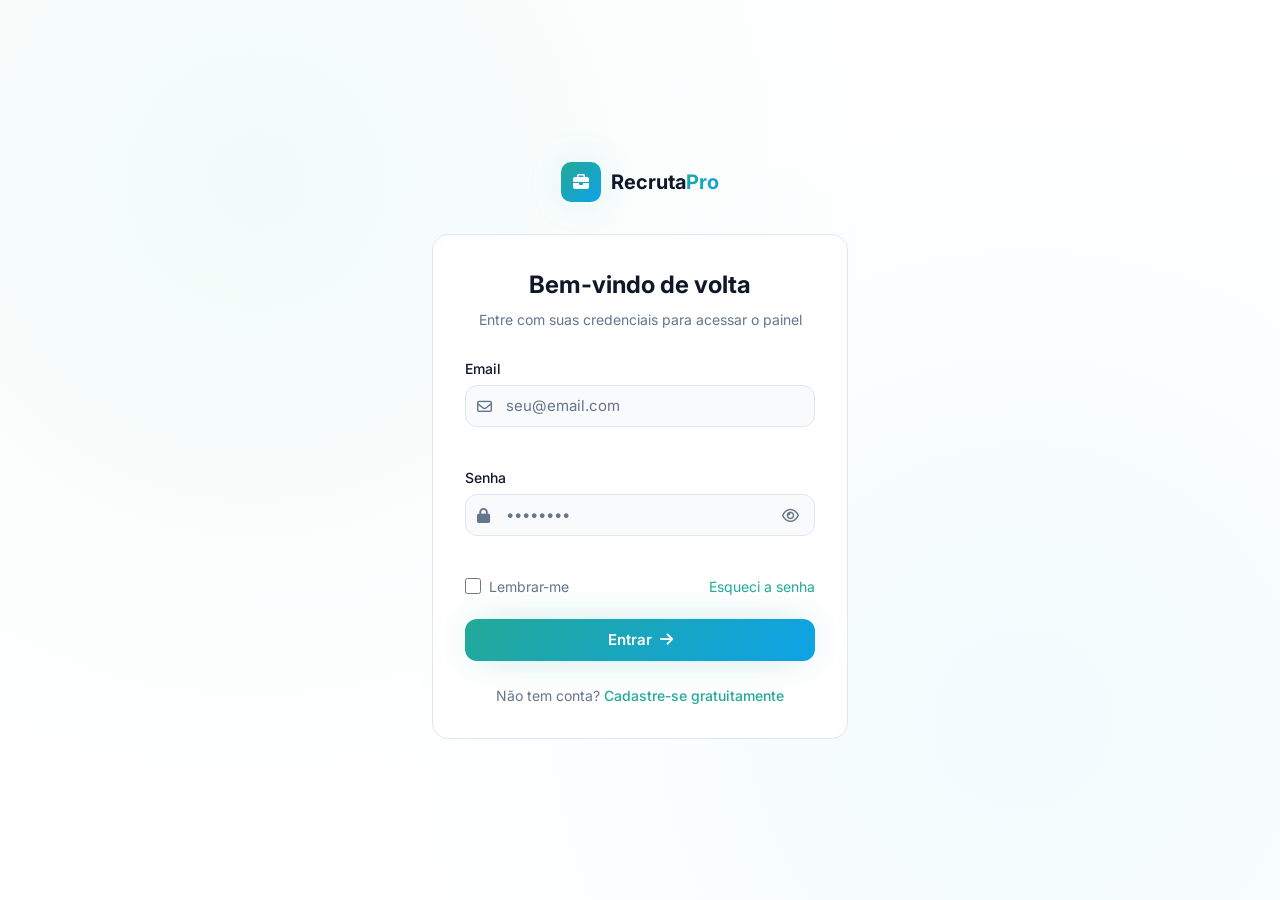
<file: paginas/login.html>
<!DOCTYPE html>
<html lang="pt-br">

<head>
    <meta charset="UTF-8">
    <meta name="viewport" content="width=device-width, initial-scale=1.0">
    <title>Entrar — Recruta Pro</title>
    <meta name="description" content="Acesse o painel do RecrutaPro com suas credenciais.">
    <meta name="author" content="Zassala Mário & Ivandro Silva">
    <meta property="og:title" content="Entrar — Recruta Pro">
    <meta property="og:type" content="website">

    <!-- Google Fonts -->
    <link rel="preconnect" href="https://fonts.googleapis.com">
    <link rel="preconnect" href="https://fonts.gstatic.com" crossorigin>
    <link href="https://fonts.googleapis.com/css2?family=Inter:wght@400;500;600;700;800&display=swap" rel="stylesheet">

    <!-- Font Awesome -->
    <link rel="stylesheet" href="https://cdnjs.cloudflare.com/ajax/libs/font-awesome/6.5.0/css/all.min.css">

    <!-- Estilos da página -->
    <link rel="stylesheet" href="../css/login.css">
</head>

<body>

    <!-- ========== TELA DE LOGIN ========== -->
    <div class="login_pagina">

        <!-- Wrapper central -->
        <div class="login_wrapper">

            <!-- Logo -->
            <a href="/" class="login_logo">
                <div class="login_logo_icone">
                    <i class="fa-solid fa-briefcase"></i>
                </div>
                <span class="login_logo_texto">Recruta<span class="login_logo_gradiente">Pro</span></span>
            </a>

            <!-- Card do formulário -->
            <div class="login_card">

                <!-- Cabeçalho -->
                <div class="login_cabecalho">
                    <h1 class="login_titulo">Bem-vindo de volta</h1>
                    <p class="login_subtitulo">Entre com suas credenciais para acessar o painel</p>
                </div>

                <!-- Formulário -->
                <form class="login_formulario" id="login_formulario" novalidate>

                    <!-- Campo: Email -->
                    <div class="campo_grupo">
                        <label class="campo_label" for="campo_email">Email</label>
                        <div class="campo_icone_wrapper">
                            <i class="fa-regular fa-envelope campo_icone_esq"></i>
                            <input type="email" id="campo_email" name="email" class="campo_texto"
                                placeholder="seu@email.com" autocomplete="email" required>
                        </div>
                        <span class="campo_erro" id="erro_email"></span>
                    </div>

                    <!-- Campo: Senha -->
                    <div class="campo_grupo">
                        <label class="campo_label" for="campo_senha">Senha</label>
                        <div class="campo_icone_wrapper">
                            <i class="fa-solid fa-lock campo_icone_esq"></i>
                            <input type="password" id="campo_senha" name="senha" class="campo_texto campo_com_icone_dir"
                                placeholder="••••••••" autocomplete="current-password" required>
                            <button type="button" class="campo_toggle_senha" id="toggle_senha"
                                aria-label="Mostrar senha">
                                <i class="fa-regular fa-eye" id="icone_toggle_senha"></i>
                            </button>
                        </div>
                        <span class="campo_erro" id="erro_senha"></span>
                    </div>

                    <!-- Lembrar-me + Esqueci a senha -->
                    <div class="login_opcoes">
                        <label class="lembrar_label">
                            <input type="checkbox" id="campo_lembrar" name="lembrar" class="lembrar_checkbox">
                            <span class="lembrar_texto">Lembrar-me</span>
                        </label>
                        <button type="button" class="esqueci_senha_btn" id="btn_esqueci_senha">
                            Esqueci a senha
                        </button>
                    </div>

                    <!-- Botão Entrar -->
                    <button type="submit" class="btn_entrar" id="btn_entrar">
                        <span id="btn_entrar_texto">Entrar</span>
                        <i class="fa-solid fa-arrow-right" id="icone_entrar"></i>
                    </button>

                    <!-- Erro geral de login -->
                    <div class="login_erro_geral" id="login_erro_geral">
                        <i class="fa-solid fa-circle-xmark"></i>
                        <span id="login_erro_msg">Credenciais inválidas. Tente novamente.</span>
                    </div>

                </form>
                <!-- /login_formulario -->

                <!-- Link cadastro -->
                <p class="login_rodape_texto">
                    Não tem conta?
                    <a href="/cadastro/candidato" class="login_link">Cadastre-se gratuitamente</a>
                </p>

            </div>
            <!-- /login_card -->

        </div>
        <!-- /login_wrapper -->

    </div>
    <!-- /login_pagina -->

    <!-- Modal: Recuperar Senha -->
    <div class="modal_overlay" id="modal_overlay">
        <div class="modal_caixa" role="dialog" aria-modal="true" aria-labelledby="modal_titulo">
            <div class="modal_cabecalho">
                <h2 class="modal_titulo" id="modal_titulo">Recuperar Senha</h2>
                <button class="modal_fechar_btn" id="modal_fechar_btn" aria-label="Fechar">
                    <i class="fa-solid fa-xmark"></i>
                </button>
            </div>
            <p class="modal_descricao">
                Informe o e-mail da sua conta e enviaremos um link para redefinir sua senha.
            </p>
            <div class="campo_grupo">
                <label class="campo_label" for="campo_recuperar_email">E-mail</label>
                <div class="campo_icone_wrapper">
                    <i class="fa-regular fa-envelope campo_icone_esq"></i>
                    <input type="email" id="campo_recuperar_email" class="campo_texto" placeholder="seu@email.com"
                        autocomplete="email">
                </div>
                <span class="campo_erro" id="erro_recuperar_email"></span>
            </div>
            <div class="modal_confirmacao" id="modal_confirmacao">
                <i class="fa-solid fa-circle-check modal_confirmacao_icone"></i>
                <p>Link enviado! Verifique seu e-mail.</p>
            </div>
            <button class="btn_entrar" id="btn_enviar_link">
                <span id="btn_enviar_texto">Enviar Link</span>
                <i class="fa-solid fa-paper-plane" id="icone_enviar"></i>
            </button>
        </div>
    </div>

    <script src="../js/login.js"></script>
</body>

</html>
</file>
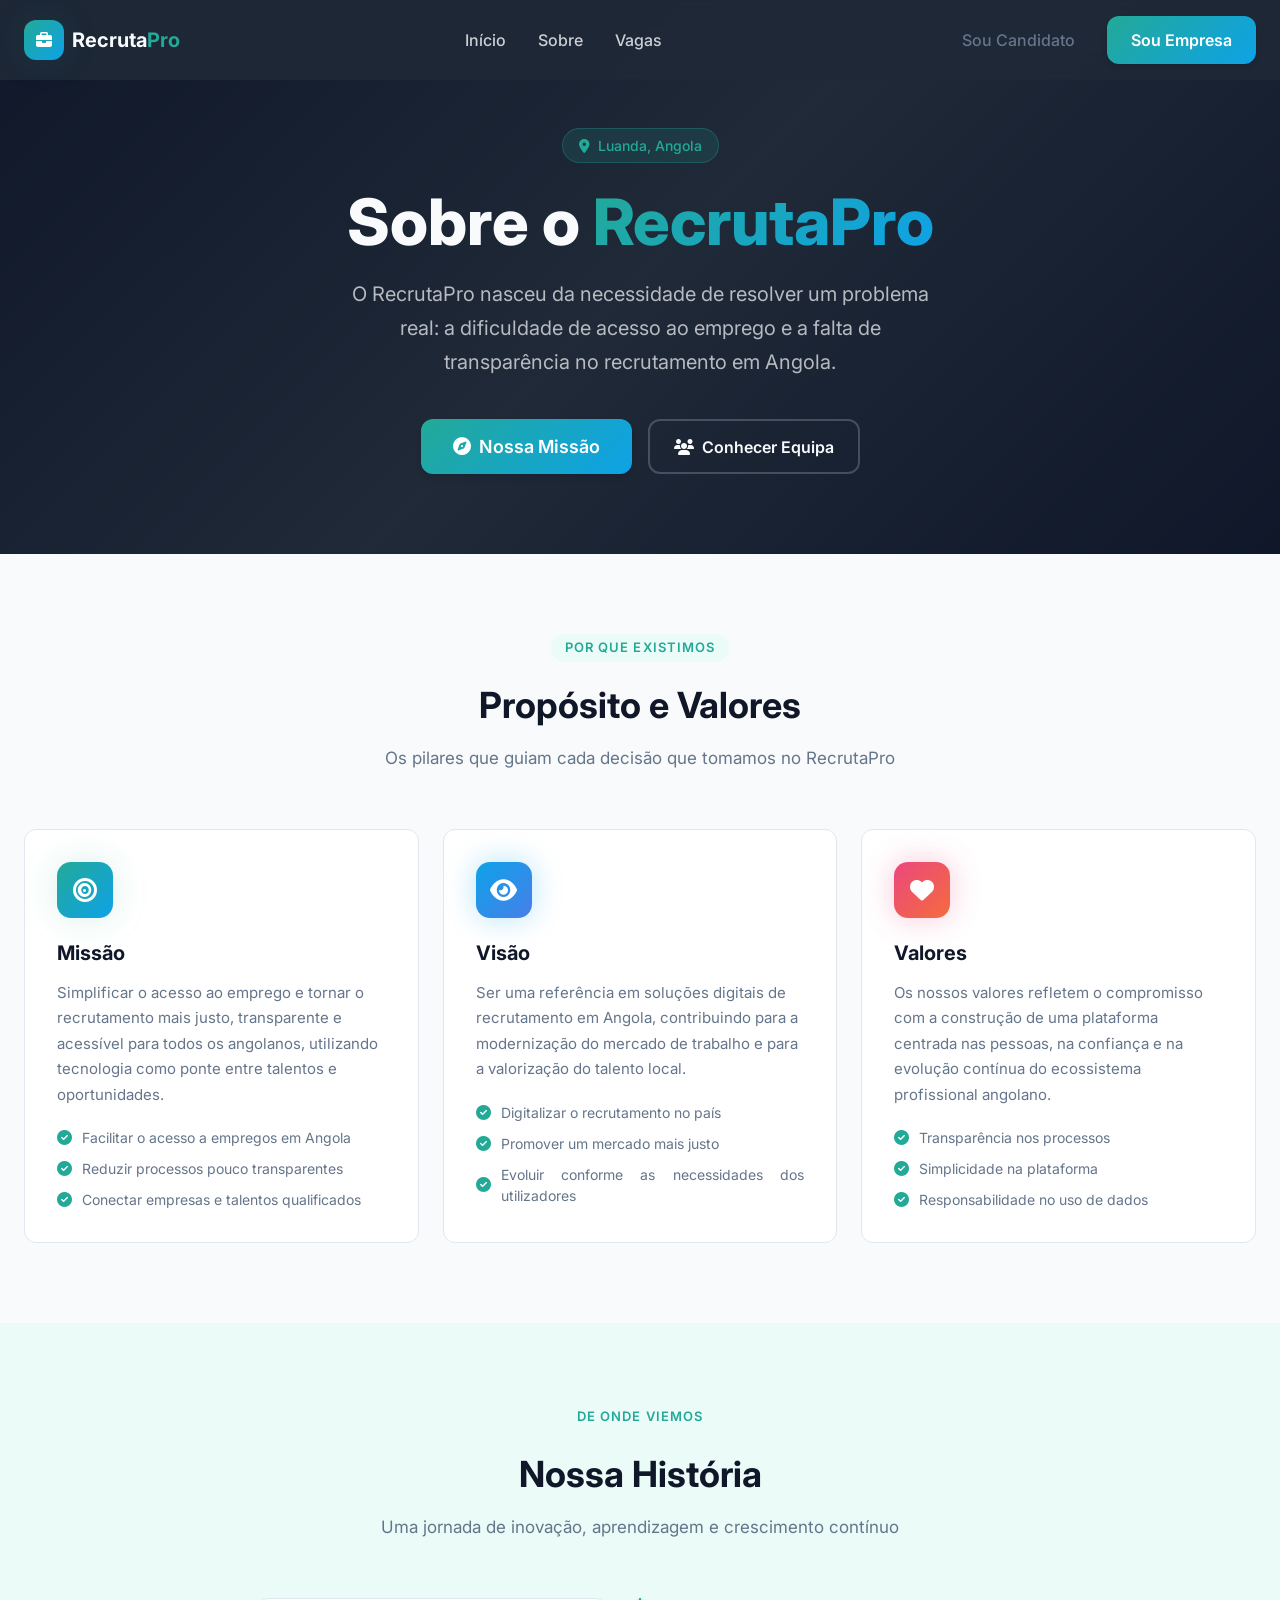
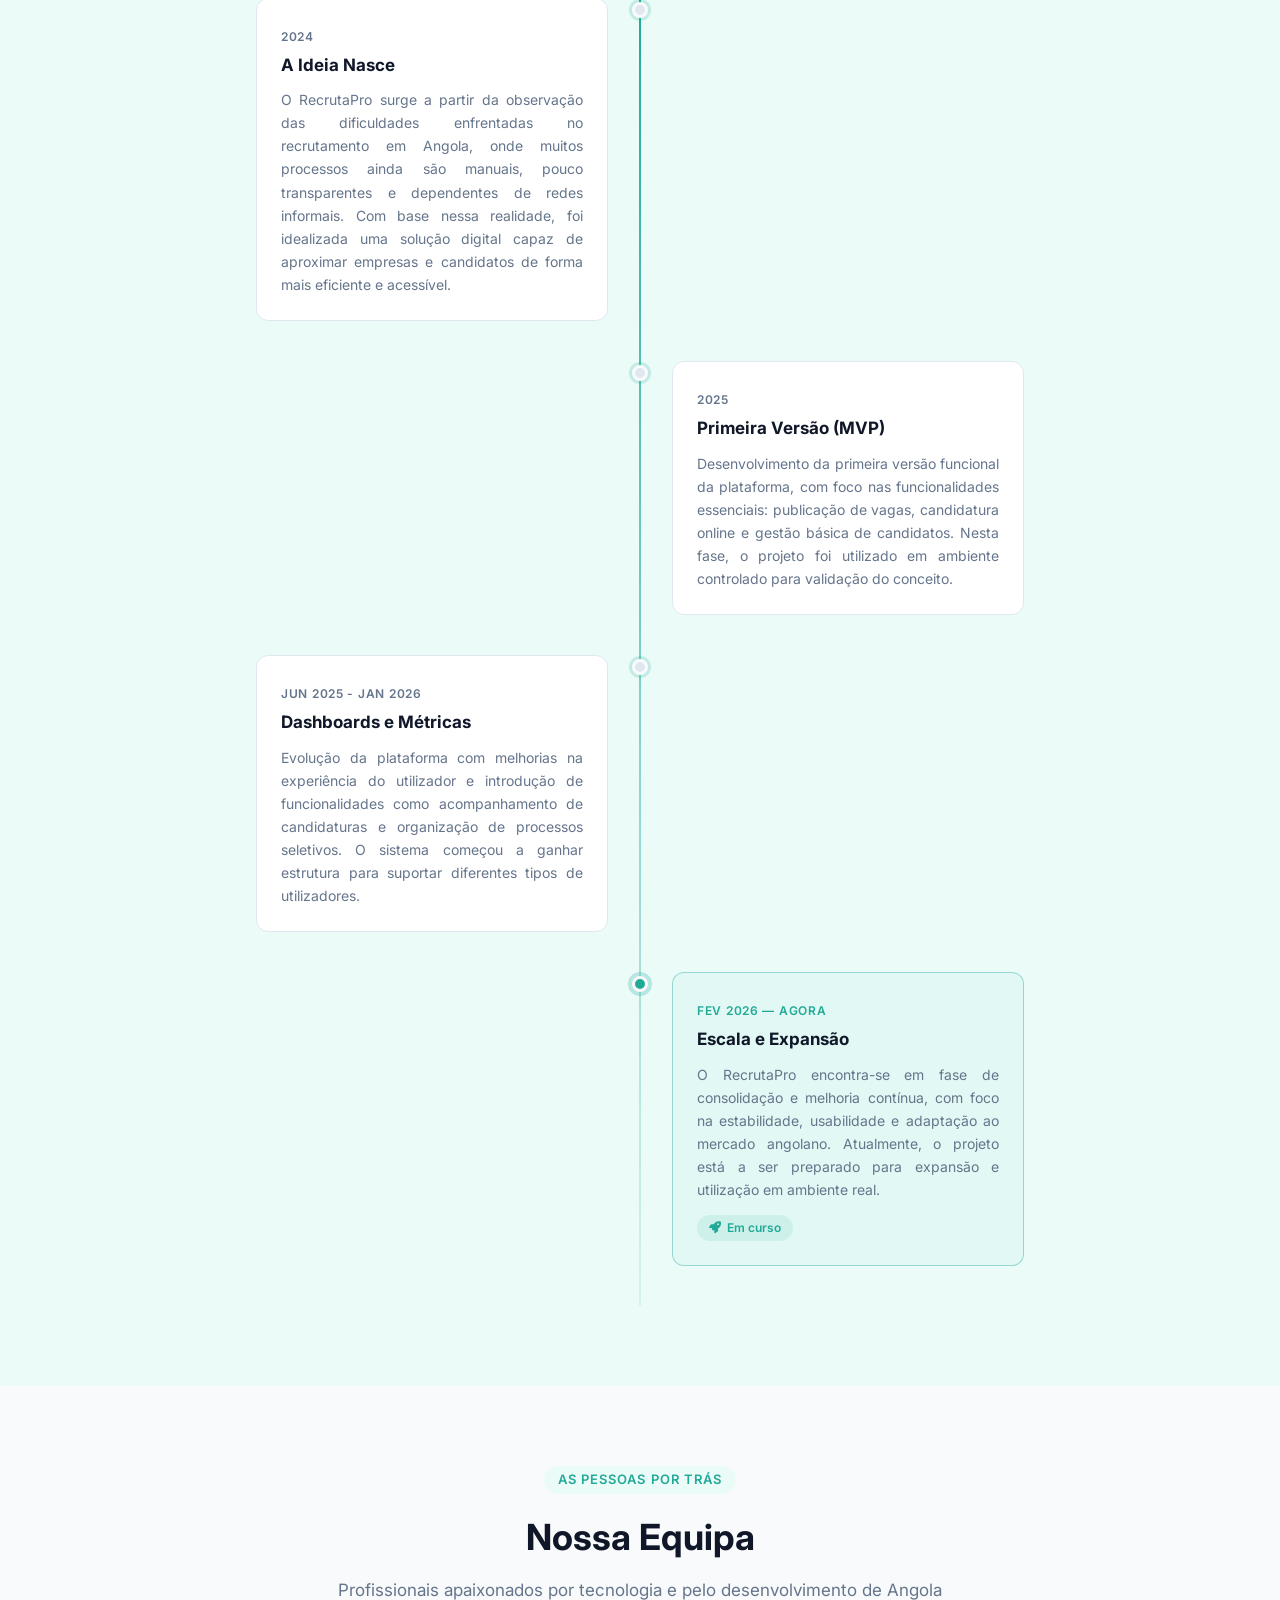
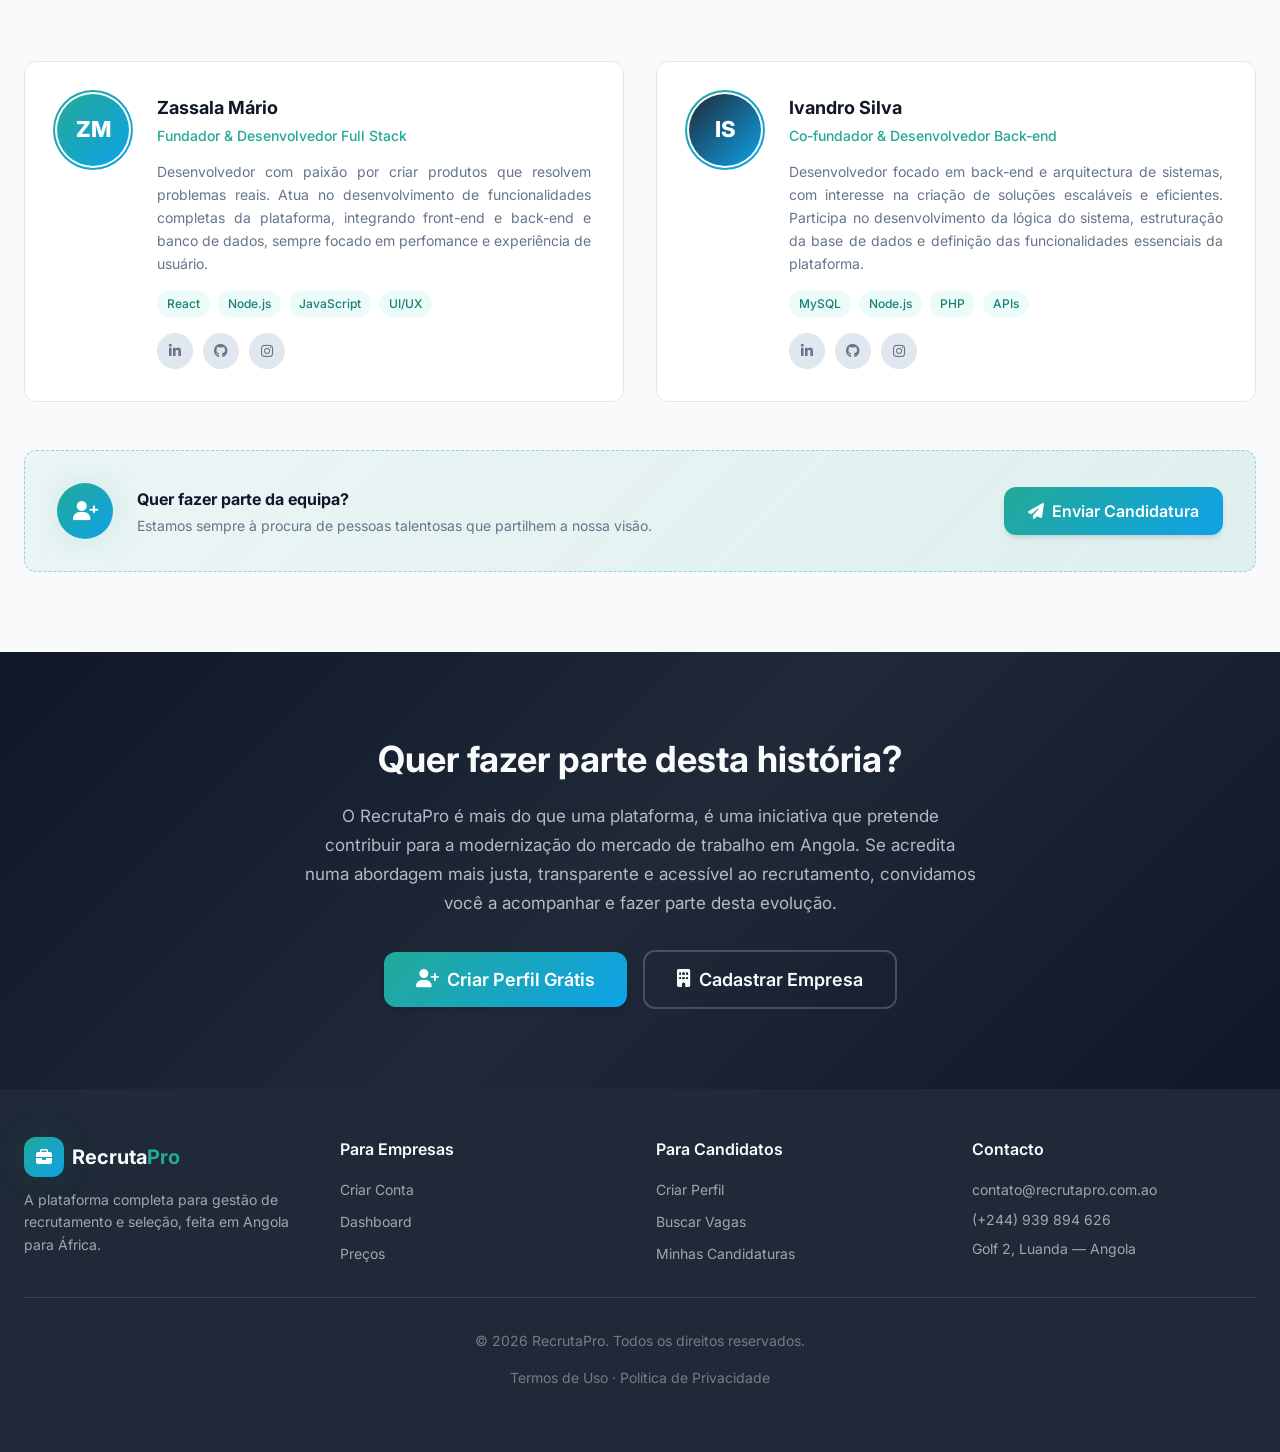
<file: paginas/sobre.html>
<!DOCTYPE html>
<html lang="pt-br">

<head>
    <meta charset="UTF-8">
    <meta name="viewport" content="width=device-width, initial-scale=1.0">
    <title>Sobre — Recruta Pro</title>
    <meta name="description"
        content="Conheça a história, a equipa e os valores por trás do RecrutaPro, a plataforma de recrutamento líder em Angola.">
    <meta name="author" content="Zassala Mário">
    <meta property="og:title" content="Sobre — Recruta Pro">
    <meta property="og:description" content="Somos uma equipa angolana a transformar o recrutamento em África.">
    <meta property="og:type" content="website">

    <!-- Google Fonts -->
    <link rel="preconnect" href="https://fonts.googleapis.com">
    <link rel="preconnect" href="https://fonts.gstatic.com" crossorigin>
    <link href="https://fonts.googleapis.com/css2?family=Inter:wght@400;500;600;700;800&display=swap" rel="stylesheet">

    <!-- Font Awesome -->
    <link rel="stylesheet" href="https://cdnjs.cloudflare.com/ajax/libs/font-awesome/6.5.0/css/all.min.css">

    <!-- Estilos exclusivos desta página -->
    <link rel="stylesheet" href="../css/sobre.css">
    <link rel="stylesheet" href="../css/termos_politicas.css">
</head>

<body>

    <!-- ========== CABEÇALHO ========== -->
    <header class="cabecalho" id="cabecalho">
        <div class="container">
            <div class="cabecalho_interno">

                <a href="../index.html" class="cabecalho_logo">
                    <div class="logo_icone">
                        <i class="fa-solid fa-briefcase"></i>
                    </div>
                    <span class="logo_texto">Recruta<span class="logo_destaque">Pro</span></span>
                </a>

                <nav class="cabecalho_nav">
                    <a href="../index.html" class="nav_link">Início</a>
                    <a href="sobre.html" class="nav_link">Sobre</a>
                    <a href="vagas.html" class="nav_link">Vagas</a>
                </nav>

                <div class="cabecalho_acoes">
                    <a href="criar_perfil.html" class="btn_fantasma">Sou Candidato</a>
                    <a href="criar_empresa.html" class="btn_primario">Sou Empresa</a>
                </div>

                <button class="cabecalho_menu_btn" id="btn_menu_mobile" aria-label="Abrir menu">
                    <i class="fa-solid fa-bars" id="icone_menu"></i>
                </button>
            </div>
        </div>

        <div class="menu_mobile" id="menu_mobile">
            <nav class="menu_mobile_nav">
                <a href="../index.html" class="nav_link">Início</a>
                <a href="sobre.html" class="nav_link">Sobre</a>
                <a href="vagas.html" class="nav_link">Vagas</a>
            </nav>
            <div class="menu_mobile_acoes">
                <a href="criar_perfil.html" class="btn_fantasma btn_bloco">Sou Candidato</a>
                <a href="criar_empresa.html" class="btn_primario btn_bloco">Sou Empresa</a>
            </div>
        </div>
    </header>

    <!-- ========== HERO ========== -->
    <section class="hero_sobre">
        <div class="hero_particulas" aria-hidden="true">
            <span class="particula particula_1"></span>
            <span class="particula particula_2"></span>
            <span class="particula particula_3"></span>
            <span class="particula particula_4"></span>
            <span class="particula particula_5"></span>
        </div>
        <div class="container">
            <div class="hero_sobre_conteudo">
                <span class="hero_badge">
                    <i class="fa-solid fa-location-dot"></i>
                    Luanda, Angola
                </span>
                <h1 class="hero_titulo">
                    Sobre o <span class="texto_gradiente">RecrutaPro</span>
                </h1>
                <p class="hero_subtitulo">
                    O RecrutaPro nasceu da necessidade de resolver um problema real: a dificuldade de acesso ao emprego
                    e a falta de transparência no recrutamento em Angola.
                </p>
                <div class="hero_acoes">
                    <a href="#missao" class="btn_primario btn_grande">
                        <i class="fa-solid fa-compass"></i>
                        Nossa Missão
                    </a>
                    <a href="#equipa" class="btn_contorno btn_borda_claro">
                        <i class="fa-solid fa-users"></i>
                        Conhecer Equipa
                    </a>
                </div>
            </div>
        </div>

    </section>

    <!-- ========== MISSÃO / VISÃO / VALORES ========== -->
    <section class="mvv_secao" id="missao">
        <div class="container">
            <div class="secao_cabecalho">
                <span class="secao_etiqueta">Por que existimos</span>
                <h2 class="secao_titulo">Propósito e Valores</h2>
                <p class="secao_subtitulo">Os pilares que guiam cada decisão que tomamos no RecrutaPro</p>
            </div>

            <div class="mvv_grade">

                <div class="mvv_card">
                    <div class="mvv_icone_box mvv_missao">
                        <i class="fa-solid fa-bullseye"></i>
                    </div>
                    <h3 class="mvv_titulo">Missão</h3>
                    <p class="mvv_texto">
                        Simplificar o acesso ao emprego e tornar o recrutamento mais justo, transparente e acessível
                        para todos os angolanos, utilizando tecnologia como ponte entre talentos e oportunidades.
                    </p>
                    <ul class="mvv_lista">
                        <li><i class="fa-solid fa-circle-check icone_primario"></i> Facilitar o acesso a empregos em
                            Angola</li>
                        <li><i class="fa-solid fa-circle-check icone_primario"></i>Reduzir processos pouco transparentes
                        </li>
                        <li><i class="fa-solid fa-circle-check icone_primario"></i>Conectar empresas e talentos
                            qualificados</li>
                    </ul>
                </div>

                <div class="mvv_card">
                    <div class="mvv_icone_box mvv_visao">
                        <i class="fa-solid fa-eye"></i>
                    </div>
                    <h3 class="mvv_titulo">Visão</h3>
                    <p class="mvv_texto">
                        Ser uma referência em soluções digitais de recrutamento em Angola, contribuindo para a
                        modernização do mercado de trabalho e para a valorização do talento local.
                    </p>
                    <ul class="mvv_lista">
                        <li><i class="fa-solid fa-circle-check icone_primario"></i>Digitalizar o recrutamento no país
                        </li>
                        <li><i class="fa-solid fa-circle-check icone_primario"></i>Promover um mercado mais justo</li>
                        <li><i class="fa-solid fa-circle-check icone_primario"></i>Evoluir conforme as necessidades dos
                            utilizadores</li>
                    </ul>
                </div>

                <div class="mvv_card">
                    <div class="mvv_icone_box mvv_valores">
                        <i class="fa-solid fa-heart"></i>
                    </div>
                    <h3 class="mvv_titulo">Valores</h3>
                    <p class="mvv_texto">
                        Os nossos valores refletem o compromisso com a construção de uma plataforma centrada nas
                        pessoas, na confiança e na evolução contínua do ecossistema profissional angolano.
                    </p>
                    <ul class="mvv_lista">
                        <li><i class="fa-solid fa-circle-check icone_primario"></i>Transparência nos processos</li>
                        <li><i class="fa-solid fa-circle-check icone_primario"></i>Simplicidade na plataforma</li>
                        <li><i class="fa-solid fa-circle-check icone_primario"></i>Responsabilidade no uso de dados</li>
                    </ul>
                </div>

            </div>
        </div>
    </section>

    <!-- ========== LINHA DO TEMPO ========== -->
    <section class="historia_secao">
        <div class="container">
            <div class="secao_cabecalho">
                <span class="secao_etiqueta">De onde viemos</span>
                <h2 class="secao_titulo">Nossa História</h2>
                <p class="secao_subtitulo">Uma jornada de inovação, aprendizagem e crescimento contínuo</p>
            </div>

            <div class="timeline">

                <div class="timeline_item timeline_item_dir">
                    <div class="timeline_conector">
                        <div class="timeline_ponto"></div>
                    </div>
                    <div class="timeline_card">
                        <span class="timeline_ano">2024</span>
                        <h4 class="timeline_titulo">A Ideia Nasce</h4>
                        <p class="timeline_texto">
                            O RecrutaPro surge a partir da observação das dificuldades enfrentadas no recrutamento em
                            Angola, onde muitos processos ainda são manuais, pouco transparentes e dependentes de redes
                            informais.

                            Com base nessa realidade, foi idealizada uma solução digital capaz de aproximar empresas e
                            candidatos de forma mais eficiente e acessível.
                        </p>
                    </div>
                </div>

                <div class="timeline_item timeline_item_esq">
                    <div class="timeline_conector">
                        <div class="timeline_ponto"></div>
                    </div>
                    <div class="timeline_card">
                        <span class="timeline_ano">2025</span>
                        <h4 class="timeline_titulo">Primeira Versão (MVP)</h4>
                        <p class="timeline_texto">
                            Desenvolvimento da primeira versão funcional da plataforma, com foco nas funcionalidades
                            essenciais: publicação de vagas, candidatura online e gestão básica de candidatos.

                            Nesta fase, o projeto foi utilizado em ambiente controlado para validação do conceito.
                        </p>
                    </div>
                </div>

                <div class="timeline_item timeline_item_dir">
                    <div class="timeline_conector">
                        <div class="timeline_ponto"></div>
                    </div>
                    <div class="timeline_card">
                        <span class="timeline_ano">Jun 2025 - Jan 2026 </span>
                        <h4 class="timeline_titulo">Dashboards e Métricas</h4>
                        <p class="timeline_texto">
                            Evolução da plataforma com melhorias na experiência do utilizador e introdução de
                            funcionalidades como acompanhamento de candidaturas e organização de processos seletivos.

                            O sistema começou a ganhar estrutura para suportar diferentes tipos de utilizadores.
                        </p>
                    </div>
                </div>

                <div class="timeline_item timeline_item_esq">
                    <div class="timeline_conector">
                        <div class="timeline_ponto timeline_ponto_ativo"></div>
                    </div>
                    <div class="timeline_card timeline_card_ativo">
                        <span class="timeline_ano timeline_ano_ativo">Fev 2026 — Agora</span>
                        <h4 class="timeline_titulo">Escala e Expansão</h4>
                        <p class="timeline_texto">
                            O RecrutaPro encontra-se em fase de consolidação e melhoria contínua, com foco na
                            estabilidade, usabilidade e adaptação ao mercado angolano.

                            Atualmente, o projeto está a ser preparado para expansão e utilização em ambiente real.
                        </p>
                        <span class="timeline_badge">
                            <i class="fa-solid fa-rocket"></i> Em curso
                        </span>
                    </div>
                </div>

            </div>
        </div>
    </section>

    <!-- ========== EQUIPA ========== -->
    <section class="equipa_secao" id="equipa">
        <div class="container">
            <div class="secao_cabecalho">
                <span class="secao_etiqueta">As pessoas por trás</span>
                <h2 class="secao_titulo">Nossa Equipa</h2>
                <p class="secao_subtitulo">Profissionais apaixonados por tecnologia e pelo desenvolvimento de Angola</p>
            </div>

            <div class="equipa_grade">

                <div class="equipa_card cartao_hover">
                    <div class="equipa_avatar_wrapper">
                        <div class="equipa_avatar equipa_avatar_zm">ZM</div>
                        <div class="equipa_avatar_anel"></div>
                    </div>
                    <div class="equipa_info">
                        <h3 class="equipa_nome">Zassala Mário</h3>
                        <p class="equipa_cargo">Fundador & Desenvolvedor Full Stack</p>
                        <p class="equipa_bio">
                            Desenvolvedor com paixão por criar produtos que resolvem problemas reais. Atua no
                            desenvolvimento de funcionalidades completas da plataforma, integrando front-end e back-end
                            e banco de dados, sempre focado em perfomance e experiência de usuário.
                        </p>
                        <div class="equipa_skills">
                            <span class="skill_tag">React</span>
                            <span class="skill_tag">Node.js</span>
                            <span class="skill_tag">JavaScript</span>
                            <span class="skill_tag">UI/UX</span>
                        </div>
                        <div class="equipa_redes">
                            <a href="#" class="rede_link" aria-label="LinkedIn do Zassala"><i
                                    class="fa-brands fa-linkedin-in"></i></a>
                            <a href="#" class="rede_link" aria-label="GitHub do Zassala"><i
                                    class="fa-brands fa-github"></i></a>
                            <a href="#" class="rede_link" aria-label="Twitter do Zassala"><i
                                    class="fa-brands fa-instagram"></i></a>
                        </div>
                    </div>
                </div>

                <div class="equipa_card cartao_hover">
                    <div class="equipa_avatar_wrapper">
                        <div class="equipa_avatar equipa_avatar_is">IS</div>
                        <div class="equipa_avatar_anel"></div>
                    </div>
                    <div class="equipa_info">
                        <h3 class="equipa_nome">Ivandro Silva</h3>
                        <p class="equipa_cargo">Co-fundador & Desenvolvedor Back-end</p>
                        <p class="equipa_bio">
                            Desenvolvedor focado em back-end e arquitectura de sistemas, com interesse na criação de
                            soluções escaláveis e eficientes.

                            Participa no desenvolvimento da lógica do sistema, estruturação da base de dados e definição
                            das funcionalidades essenciais da plataforma.
                        </p>
                        <div class="equipa_skills">
                            <span class="skill_tag">MySQL</span>
                            <span class="skill_tag">Node.js</span>
                            <span class="skill_tag">PHP</span>
                            <span class="skill_tag">APIs</span>
                        </div>
                        <div class="equipa_redes">
                            <a href="#" class="rede_link" aria-label="LinkedIn do Ivandro"><i
                                    class="fa-brands fa-linkedin-in"></i></a>
                            <a href="#" class="rede_link" aria-label="Twitter do Ivandro"><i
                                    class="fa-brands fa-github"></i></a>
                            <a href="#" class="rede_link" aria-label="Instagram do Ivandro"><i
                                    class="fa-brands fa-instagram"></i></a>
                        </div>
                    </div>
                </div>

            </div>

            <div class="equipa_convite">
                <div class="equipa_convite_icone">
                    <i class="fa-solid fa-user-plus"></i>
                </div>
                <div class="equipa_convite_texto_bloco">
                    <h4 class="equipa_convite_titulo">Quer fazer parte da equipa?</h4>
                    <p class="equipa_convite_subtitulo">Estamos sempre à procura de pessoas talentosas que partilhem a
                        nossa visão.</p>
                </div>
                <a href="mailto:contato@recrutapro.com.ao" class="btn_primario">
                    <i class="fa-solid fa-paper-plane"></i>
                    Enviar Candidatura
                </a>
            </div>
        </div>
    </section>

    <!-- ========== DIFERENCIAIS ==========
    <section class="diferenciais_secao">
        <div class="container">
            <div class="diferenciais_grade">

                <div class="diferenciais_texto">
                    <span class="secao_etiqueta">Por que nos escolher</span>
                    <h2 class="secao_titulo secao_titulo_esq">O que nos torna únicos</h2>
                    <p class="secao_subtitulo secao_subtitulo_esq">
                        O RecrutaPro não é apenas uma ferramenta digital. É uma solução pensada para a realidade
                        angolana, desenvolvida com base nos desafios reais enfrentados por empresas e candidatos no dia
                        a dia.
                    </p>

                    <div class="diferenciais_lista">
                        <div class="diferencial_item">
                            <div class="diferencial_icone"><i class="fa-solid fa-flag"></i></div>
                            <div>
                                <h4 class="diferencial_titulo">Feito em Angola</h4>
                                <p class="diferencial_texto">Desenvolvido por angolanos, com foco nas necessidades reais
                                    do mercado local e na evolução do ecossistema digital do país.</p>
                            </div>
                        </div>
                        <div class="diferencial_item">
                            <div class="diferencial_icone"><i class="fa-solid fa-shield-halved"></i></div>
                            <div>
                                <h4 class="diferencial_titulo">Segurança e Privacidade</h4>
                                <p class="diferencial_texto">Compromisso com a proteção de dados e privacidade dos
                                    utilizadores, num ambiente digital em crescimento.</p>
                            </div>
                        </div>
                        <div class="diferencial_item">
                            <div class="diferencial_icone"><i class="fa-solid fa-bolt"></i></div>
                            <div>
                                <h4 class="diferencial_titulo">Rápido e Intuitivo</h4>
                                <p class="diferencial_texto">Interface pensada para ser simples, rápida e acessível a
                                    qualquer utilizador.</p>
                            </div>
                        </div>
                        <div class="diferencial_item">
                            <div class="diferencial_icone"><i class="fa-solid fa-headset"></i></div>
                            <div>
                                <h4 class="diferencial_titulo">Suporte Dedicado</h4>
                                <p class="diferencial_texto">Apoio próximo e contínuo, garantindo que empresas e
                                    candidatos tenham sempre suporte ao utilizar a plataforma.</p>
                            </div>
                        </div>
                    </div>
                </div>

                <div class="diferenciais_mockup_area">
                    <div class="diferenciais_mockup">
                        <div class="mockup_float_card mockup_float_topo">
                            <i class="fa-solid fa-circle-check mockup_float_icone"></i>
                            <div>
                                <p class="mockup_float_titulo">Carlos Lima</p>
                                <p class="mockup_float_sub">Foi contratado hoje!</p>
                            </div>
                        </div>
                        <div class="mockup_central">
                            <div class="mockup_central_topo">
                                <span class="mockup_dot mockup_dot_r"></span>
                                <span class="mockup_dot mockup_dot_y"></span>
                                <span class="mockup_dot mockup_dot_g"></span>
                            </div>
                            <div class="mockup_stat_row">
                                <div class="mockup_stat">
                                    <p class="mockup_stat_val texto_gradiente">342</p>
                                    <p class="mockup_stat_lab">Vagas</p>
                                </div>
                                <div class="mockup_stat">
                                    <p class="mockup_stat_val texto_gradiente">156</p>
                                    <p class="mockup_stat_lab">Empresas</p>
                                </div>
                                <div class="mockup_stat">
                                    <p class="mockup_stat_val texto_gradiente">98%</p>
                                    <p class="mockup_stat_lab">Satisfação</p>
                                </div>
                            </div>
                            <div class="mockup_barras">
                                <div class="mockup_barra mockup_barra_1"></div>
                                <div class="mockup_barra mockup_barra_2"></div>
                                <div class="mockup_barra mockup_barra_3"></div>
                                <div class="mockup_barra mockup_barra_4"></div>
                                <div class="mockup_barra mockup_barra_5"></div>
                            </div>
                        </div>
                        <div class="mockup_float_card mockup_float_baixo">
                            <i class="fa-solid fa-building mockup_float_icone"></i>
                            <div>
                                <p class="mockup_float_titulo">TechFlow Solutions</p>
                                <p class="mockup_float_sub">Publicou 3 novas vagas</p>
                            </div>
                        </div>
                    </div>
                </div>

            </div>
        </div>
    </section>
    -->

    <!-- ========== CTA FINAL ========== -->
    <section class="cta_secao gradiente_hero">
        <div class="container">
            <div class="cta_conteudo">
                <h2 class="cta_titulo">Quer fazer parte desta história?</h2>
                <p class="cta_descricao">O RecrutaPro é mais do que uma plataforma, é uma iniciativa que pretende
                    contribuir para a modernização do mercado de trabalho em Angola.

                    Se acredita numa abordagem mais justa, transparente e acessível ao recrutamento, convidamos você a
                    acompanhar e fazer parte desta evolução.</p>
                <div class="cta_botoes">
                    <a href="criar_perfil.html" class="btn_primario btn_grande">
                        <i class="fa-solid fa-user-plus"></i>
                        Criar Perfil Grátis
                    </a>
                    <a href="criar_empresa.html" class="btn_contorno btn_borda_claro_cta">
                        <i class="fa-solid fa-building"></i>
                        Cadastrar Empresa
                    </a>
                </div>
            </div>
        </div>
    </section>

    <!-- ========== RODAPÉ ========== -->
    <footer class="rodape">
        <div class="container">
            <div class="rodape_grade">

                <div class="rodape_coluna">
                    <a href="../index.html" class="rodape_logo">
                        <div class="logo_icone"><i class="fa-solid fa-briefcase"></i></div>
                        <span class="logo_texto rodape_logo_texto">Recruta<span class="logo_destaque">Pro</span></span>
                    </a>
                    <p class="rodape_descricao">A plataforma completa para gestão de recrutamento e seleção, feita em
                        Angola para África.</p>
                </div>

                <div class="rodape_coluna">
                    <h4 class="rodape_titulo_coluna">Para Empresas</h4>
                    <ul class="rodape_lista">
                        <li><a href="criar_empresa.html" class="rodape_link">Criar Conta</a></li>
                        <li><a href="dashboard_empresa.html" class="rodape_link">Dashboard</a></li>
                        <li><a href="login.html" class="rodape_link">Preços</a></li>
                    </ul>
                </div>

                <div class="rodape_coluna">
                    <h4 class="rodape_titulo_coluna">Para Candidatos</h4>
                    <ul class="rodape_lista">
                        <li><a href="criar_perfil.html" class="rodape_link">Criar Perfil</a></li>
                        <li><a href="vagas.html" class="rodape_link">Buscar Vagas</a></li>
                        <li><a href="dashboard_candidato.html" class="rodape_link">Minhas Candidaturas</a></li>
                    </ul>
                </div>

                <div class="rodape_coluna">
                    <h4 class="rodape_titulo_coluna">Contacto</h4>
                    <ul class="rodape_lista">
                        <li><a href="mailto:contato@recrutapro.com.ao" class="rodape_link">contato@recrutapro.com.ao</a>
                        </li>
                        <li class="rodape_info">(+244) 939 894 626</li>
                        <li class="rodape_info">Golf 2, Luanda — Angola</li>
                    </ul>
                </div>

            </div>

            <!-- Rodapé inferior -->
            <div class="rodape_conteudo">
                <p>© 2026 RecrutaPro. Todos os direitos reservados.</p>
                <p>
                    <a href="#" id="abrir_termos">Termos de Uso</a> ·
                    <a href="#" id="abrir_privacidade">Política de Privacidade</a>
                </p>
            </div>
        </div>
    </footer>

    <!-- ========== MODAL TERMOS DE USO ========== -->
    <div class="modal" id="modal_termos">
        <div class="modal_overlay"></div>
        <div class="modal_conteudo">
            <button class="modal_fechar" data-fechar><i class="fa-solid fa-times fechar"></i></button>

            <h2>Termos de Uso</h2>

            <p>Bem-vindo ao RecrutaPro. Ao aceder e utilizar esta plataforma, o utilizador concorda com os presentes
                Termos de Uso. Caso não concorde, deverá abster-se de utilizar os serviços.</p>

            <h4>1. Objeto da Plataforma</h4>
            <p>O RecrutaPro é uma plataforma digital destinada a facilitar o processo de recrutamento e seleção,
                conectando empresas e candidatos no mercado angolano.</p>

            <h4>2. Registo e Conta</h4>
            <p>Para utilizar determinadas funcionalidades, o utilizador deverá criar uma conta, fornecendo informações
                verdadeiras, atualizadas e completas. O utilizador é responsável pela confidencialidade das suas
                credenciais.</p>

            <h4>3. Responsabilidade do Utilizador</h4>
            <p>O utilizador compromete-se a:</p>
            <ul>
                <li>Fornecer informações verídicas;</li>
                <li>Não utilizar a plataforma para fins ilegais ou fraudulentos;</li>
                <li>Respeitar outros utilizadores e empresas.</li>
            </ul>

            <h4>4. Responsabilidade das Empresas</h4>
            <p>As empresas são responsáveis pela veracidade das vagas publicadas e pelo tratamento adequado dos dados
                dos candidatos.</p>

            <h4>5. Limitação de Responsabilidade</h4>
            <p>O RecrutaPro atua como intermediário, não sendo responsável por decisões de contratação, veracidade das
                candidaturas ou relações estabelecidas entre utilizadores.</p>

            <h4>6. Suspensão ou Encerramento de Conta</h4>
            <p>Reservamo-nos o direito de suspender ou encerrar contas que violem estes termos, sem aviso prévio.</p>

            <h4>7. Alterações aos Termos</h4>
            <p>Os presentes termos podem ser atualizados a qualquer momento. A continuação do uso da plataforma implica
                a aceitação das alterações.</p>

            <h4>8. Legislação Aplicável</h4>
            <p>Os presentes termos são regidos pela legislação vigente na República de Angola.</p>
        </div>
    </div>


    <!-- ========== MODAL PRIVACIDADE ========== -->
    <div class="modal" id="modal_privacidade">
        <div class="modal_overlay"></div>
        <div class="modal_conteudo">
            <button class="modal_fechar" data-fechar><i class="fa-solid fa-times fechar"></i></button>

            <h2>Política de Privacidade</h2>

            <p>A sua privacidade é importante para nós. Esta Política de Privacidade descreve como o RecrutaPro coleta,
                utiliza e protege os dados dos utilizadores.</p>

            <h4>1. Dados Coletados</h4>
            <p>Podemos coletar as seguintes informações:</p>
            <ul>
                <li>Dados pessoais (nome, email, telefone);</li>
                <li>Informações profissionais (currículo, experiência, habilidades);</li>
                <li>Dados de utilização da plataforma.</li>
            </ul>

            <h4>2. Finalidade do Tratamento</h4>
            <p>Os dados são utilizados para:</p>
            <ul>
                <li>Facilitar processos de recrutamento;</li>
                <li>Melhorar a experiência do utilizador;</li>
                <li>Comunicação com utilizadores e empresas.</li>
            </ul>

            <h4>3. Compartilhamento de Dados</h4>
            <p>Os dados dos candidatos podem ser compartilhados com empresas para fins de recrutamento. Não vendemos
                dados a terceiros.</p>

            <h4>4. Armazenamento e Segurança</h4>
            <p>Adotamos medidas técnicas e organizacionais para proteger os dados contra acessos não autorizados, perda
                ou divulgação indevida.</p>

            <h4>5. Direitos do Utilizador</h4>
            <p>O utilizador pode, a qualquer momento:</p>
            <ul>
                <li>Solicitar acesso aos seus dados;</li>
                <li>Corrigir informações;</li>
                <li>Solicitar a exclusão da conta.</li>
            </ul>

            <h4>6. Retenção de Dados</h4>
            <p>Os dados serão mantidos apenas pelo tempo necessário para cumprir as finalidades da plataforma.</p>

            <h4>7. Alterações à Política</h4>
            <p>Esta política pode ser atualizada periodicamente. Recomendamos a consulta regular desta página.</p>

            <h4>8. Contacto</h4>
            <p>Para questões relacionadas com privacidade, contacte-nos através do email: contato@recrutapro.com.ao</p>
        </div>
    </div>


    <script src="../js/sobre.js"></script>
    <script src="../js/termos_politicas.js"></script>
</body>

</html>
</file>
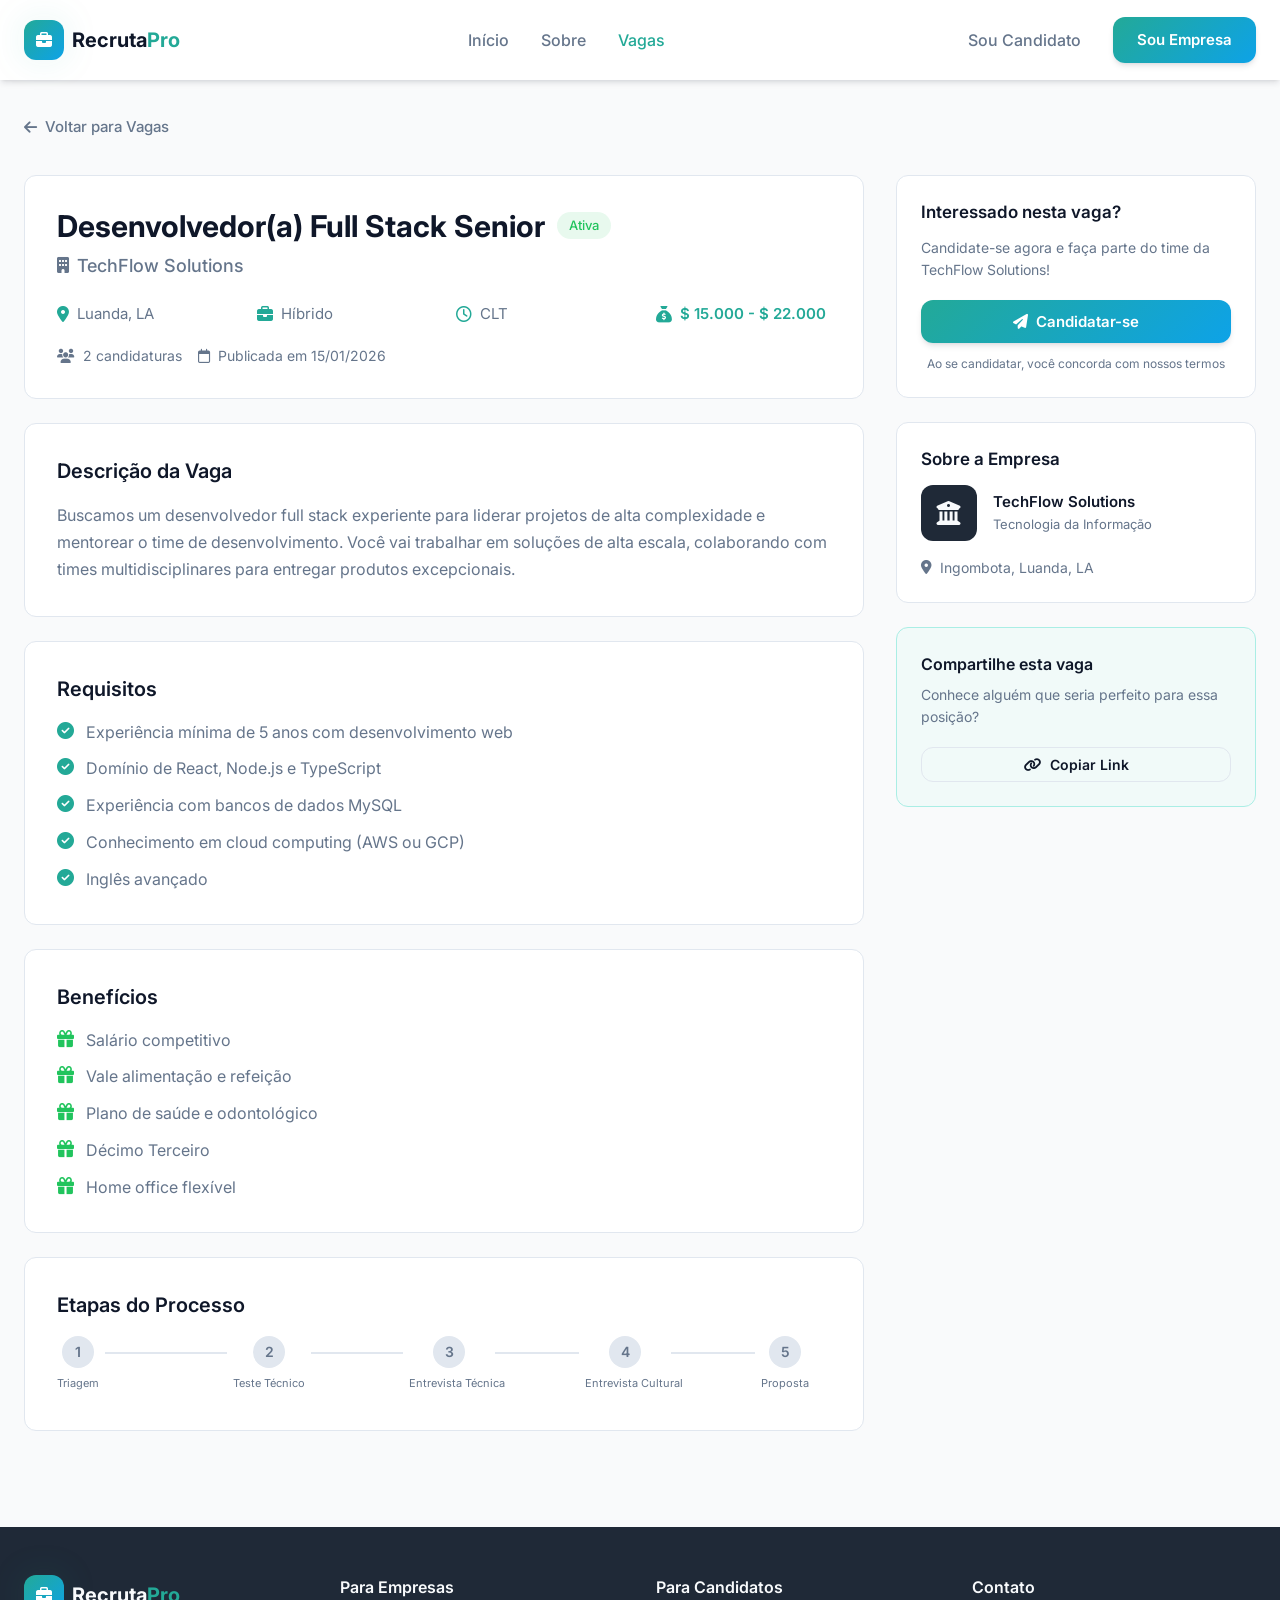
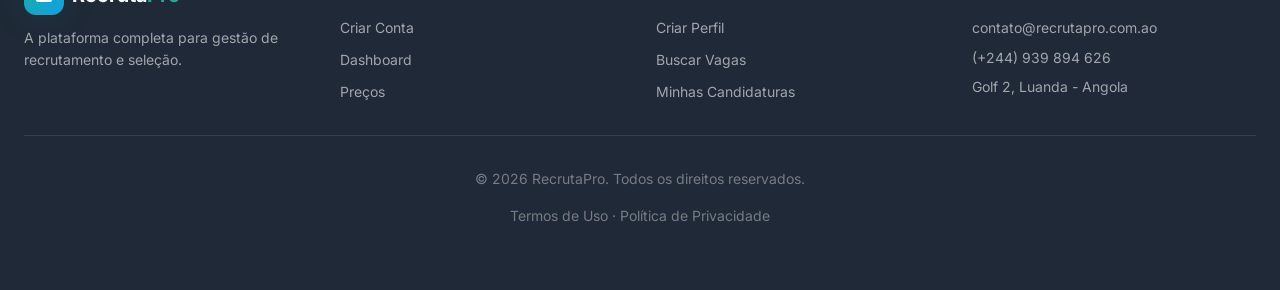
<file: paginas/vaga_detalhe.html>
<!DOCTYPE html>
<html lang="pt-br">

<head>
    <meta charset="UTF-8">
    <meta name="viewport" content="width=device-width, initial-scale=1.0">
    <title>Desenvolvedor(a) Full Stack Senior — Recruta Pro</title>
    <meta name="description"
        content="Vaga para Desenvolvedor Full Stack Senior na TechFlow Solutions. Híbrido, CLT, $ 15.000 - $ 22.000.">
    <meta name="author" content="Zassala Mário & Ivandro Silva">
    <meta property="og:title" content="Desenvolvedor(a) Full Stack Senior — Recruta Pro">
    <meta property="og:description" content="Vaga para Desenvolvedor Full Stack Senior na TechFlow Solutions.">
    <meta property="og:type" content="website">

    <!-- Google Fonts -->
    <link rel="preconnect" href="https://fonts.googleapis.com">
    <link rel="preconnect" href="https://fonts.gstatic.com" crossorigin>
    <link href="https://fonts.googleapis.com/css2?family=Inter:wght@400;500;600;700;800&display=swap" rel="stylesheet">

    <!-- Font Awesome -->
    <link rel="stylesheet" href="https://cdnjs.cloudflare.com/ajax/libs/font-awesome/6.5.0/css/all.min.css">

    <!-- Estilos da página -->
    <link rel="stylesheet" href="../css/vaga_detalhe.css">
    <link rel="stylesheet" href="../css/termos_politicas.css">
</head>

<body>

    <!-- ========== CABEÇALHO ========== -->
    <header class="cabecalho" id="cabecalho">
        <div class="container">
            <div class="cabecalho_interno">

                <!-- Logo -->
                <a href="../index.html" class="cabecalho_logo">
                    <div class="logo_icone">
                        <i class="fa-solid fa-briefcase"></i>
                    </div>
                    <span class="logo_texto">Recruta<span class="logo_destaque">Pro</span></span>
                </a>

                <!-- Navegação Desktop -->
                <nav class="cabecalho_nav">
                    <a href="../index.html" class="nav_link">Início</a>
                    <a href="sobre.html" class="nav_link">Sobre</a>
                    <a href="vagas.html" class="nav_link nav_link_ativo">Vagas</a>
                </nav>

                <!-- Botões Desktop -->
                <div class="cabecalho_acoes">
                    <a href="criar_perfil.html" class="btn_fantasma">Sou Candidato</a>
                    <a href="criar_empresa.html" class="btn_primario">Sou Empresa</a>
                </div>

                <!-- Botão Menu Mobile -->
                <button class="cabecalho_menu_btn" id="btn_menu_mobile" aria-label="Abrir menu">
                    <i class="fa-solid fa-bars" id="icone_menu"></i>
                </button>

            </div>
        </div>

        <!-- Menu Mobile -->
        <div class="menu_mobile" id="menu_mobile">
            <nav class="menu_mobile_nav">
                <a href="../index.html" class="nav_link">Início</a>
                <a href="sobre.html" class="nav_link">Sobre</a>
                <a href="vagas.html" class="nav_link nav_link_ativo">Vagas</a>
            </nav>
            <div class="menu_mobile_acoes">
                <a href="criar_perfil.html" class="btn_fantasma btn_bloco">Sou Candidato</a>
                <a href="criar_empresa.html" class="btn_primario btn_bloco">Sou Empresa</a>
            </div>
        </div>
    </header>

    <!-- ========== CONTEÚDO PRINCIPAL ========== -->
    <main class="pagina_principal">
        <div class="container">

            <!-- Link voltar -->
            <a href="vagas.html" class="link_voltar">
                <i class="fa-solid fa-arrow-left"></i>
                Voltar para Vagas
            </a>

            <!-- Grade principal: conteúdo + sidebar -->
            <div class="detalhe_grade">

                <!-- ======================================
                     COLUNA PRINCIPAL (esquerda)
                ======================================= -->
                <div class="detalhe_coluna_principal">

                    <!-- ---- Card: Cabeçalho da Vaga ---- -->
                    <div class="vaga_card">
                        <div class="vaga_cabecalho_bloco">

                            <!-- Título e status -->
                            <div class="vaga_titulo_grupo">
                                <div class="vaga_titulo_linha">
                                    <h1 class="vaga_titulo">Desenvolvedor(a) Full Stack Senior</h1>
                                    <span class="status_emblema status_ativa">Ativa</span>
                                </div>
                                <div class="vaga_empresa_linha">
                                    <i class="fa-solid fa-building vaga_empresa_icone"></i>
                                    <span class="vaga_empresa_nome">TechFlow Solutions</span>
                                </div>
                            </div>

                        </div>

                        <!-- Meta: localidade, modalidade, tipo, salário -->
                        <div class="vaga_meta_grade">
                            <div class="vaga_meta_item">
                                <i class="fa-solid fa-location-dot icone_primario"></i>
                                <span>Luanda, LA</span>
                            </div>
                            <div class="vaga_meta_item">
                                <i class="fa-solid fa-briefcase icone_primario"></i>
                                <span>Híbrido</span>
                            </div>
                            <div class="vaga_meta_item">
                                <i class="fa-regular fa-clock icone_primario"></i>
                                <span>CLT</span>
                            </div>
                            <div class="vaga_meta_item vaga_meta_salario">
                                <i class="fa-solid fa-sack-dollar"></i>
                                <span>$ 15.000 - $ 22.000</span>
                            </div>
                        </div>

                        <!-- Estatísticas secundárias -->
                        <div class="vaga_stats">
                            <div class="vaga_stat_item">
                                <i class="fa-solid fa-users"></i>
                                <span>2 candidaturas</span>
                            </div>
                            <div class="vaga_stat_item">
                                <i class="fa-regular fa-calendar"></i>
                                <span>Publicada em 15/01/2026</span>
                            </div>
                        </div>
                    </div>
                    <!-- /vaga_card -->

                    <!-- ---- Card: Descrição ---- -->
                    <div class="vaga_card">
                        <h2 class="secao_titulo">Descrição da Vaga</h2>
                        <p class="secao_texto">
                            Buscamos um desenvolvedor full stack experiente para liderar projetos de alta complexidade e
                            mentorear o time de desenvolvimento. Você vai trabalhar em soluções de alta escala,
                            colaborando com times multidisciplinares para entregar produtos excepcionais.
                        </p>
                    </div>

                    <!-- ---- Card: Requisitos ---- -->
                    <div class="vaga_card">
                        <h2 class="secao_titulo">Requisitos</h2>
                        <ul class="lista_icone">
                            <li class="lista_icone_item">
                                <i class="fa-solid fa-circle-check icone_primario lista_icone_simbolo"></i>
                                <span>Experiência mínima de 5 anos com desenvolvimento web</span>
                            </li>
                            <li class="lista_icone_item">
                                <i class="fa-solid fa-circle-check icone_primario lista_icone_simbolo"></i>
                                <span>Domínio de React, Node.js e TypeScript</span>
                            </li>
                            <li class="lista_icone_item">
                                <i class="fa-solid fa-circle-check icone_primario lista_icone_simbolo"></i>
                                <span>Experiência com bancos de dados MySQL</span>
                            </li>
                            <li class="lista_icone_item">
                                <i class="fa-solid fa-circle-check icone_primario lista_icone_simbolo"></i>
                                <span>Conhecimento em cloud computing (AWS ou GCP)</span>
                            </li>
                            <li class="lista_icone_item">
                                <i class="fa-solid fa-circle-check icone_primario lista_icone_simbolo"></i>
                                <span>Inglês avançado</span>
                            </li>
                        </ul>
                    </div>

                    <!-- ---- Card: Benefícios ---- -->
                    <div class="vaga_card">
                        <h2 class="secao_titulo">Benefícios</h2>
                        <ul class="lista_icone">
                            <li class="lista_icone_item">
                                <i class="fa-solid fa-gift icone_sucesso lista_icone_simbolo"></i>
                                <span>Salário competitivo</span>
                            </li>
                            <li class="lista_icone_item">
                                <i class="fa-solid fa-gift icone_sucesso lista_icone_simbolo"></i>
                                <span>Vale alimentação e refeição</span>
                            </li>
                            <li class="lista_icone_item">
                                <i class="fa-solid fa-gift icone_sucesso lista_icone_simbolo"></i>
                                <span>Plano de saúde e odontológico</span>
                            </li>
                            <li class="lista_icone_item">
                                <i class="fa-solid fa-gift icone_sucesso lista_icone_simbolo"></i>
                                <span>Décimo Terceiro</span>
                            </li>
                            <li class="lista_icone_item">
                                <i class="fa-solid fa-gift icone_sucesso lista_icone_simbolo"></i>
                                <span>Home office flexível</span>
                            </li>
                        </ul>
                    </div>

                    <!-- ---- Card: Etapas do Processo ---- -->
                    <div class="vaga_card">
                        <h2 class="secao_titulo">Etapas do Processo</h2>
                        <div class="processo_trilha">

                            <!-- Etapa 1 -->
                            <div class="processo_etapa">
                                <div class="processo_etapa_coluna">
                                    <div class="processo_passo processo_passo_pendente">
                                        <span>1</span>
                                    </div>
                                    <span class="processo_etapa_label">Triagem</span>
                                </div>
                                <div class="processo_conector"></div>
                            </div>

                            <!-- Etapa 2 -->
                            <div class="processo_etapa">
                                <div class="processo_etapa_coluna">
                                    <div class="processo_passo processo_passo_pendente">
                                        <span>2</span>
                                    </div>
                                    <span class="processo_etapa_label">Teste Técnico</span>
                                </div>
                                <div class="processo_conector"></div>
                            </div>

                            <!-- Etapa 3 -->
                            <div class="processo_etapa">
                                <div class="processo_etapa_coluna">
                                    <div class="processo_passo processo_passo_pendente">
                                        <span>3</span>
                                    </div>
                                    <span class="processo_etapa_label">Entrevista Técnica</span>
                                </div>
                                <div class="processo_conector"></div>
                            </div>

                            <!-- Etapa 4 -->
                            <div class="processo_etapa">
                                <div class="processo_etapa_coluna">
                                    <div class="processo_passo processo_passo_pendente">
                                        <span>4</span>
                                    </div>
                                    <span class="processo_etapa_label">Entrevista Cultural</span>
                                </div>
                                <div class="processo_conector"></div>
                            </div>

                            <!-- Etapa 5 (última — sem conector) -->
                            <div class="processo_etapa processo_etapa_ultima">
                                <div class="processo_etapa_coluna">
                                    <div class="processo_passo processo_passo_pendente">
                                        <span>5</span>
                                    </div>
                                    <span class="processo_etapa_label">Proposta</span>
                                </div>
                            </div>

                        </div>
                    </div>
                    <!-- /etapas -->

                </div>
                <!-- /detalhe_coluna_principal -->

                <!-- ======================================
                     SIDEBAR (direita)
                ======================================= -->
                <aside class="detalhe_sidebar">

                    <!-- Card: Candidatura -->
                    <div class="sidebar_card sidebar_card_fixo" id="sidebar_candidatura">
                        <h3 class="sidebar_titulo">Interessado nesta vaga?</h3>
                        <p class="sidebar_descricao">
                            Candidate-se agora e faça parte do time da TechFlow Solutions!
                        </p>
                        <button class="btn_primario btn_bloco" id="btn_candidatar">
                            <i class="fa-solid fa-paper-plane"></i>
                            Candidatar-se
                        </button>
                        <p class="sidebar_aviso">Ao se candidatar, você concorda com nossos termos</p>
                    </div>

                    <!-- Card: Sobre a Empresa -->
                    <div class="sidebar_card">
                        <h3 class="sidebar_titulo">Sobre a Empresa</h3>
                        <div class="empresa_perfil">
                            <div class="empresa_logo_box">
                                <i class="fa-solid fa-building-columns"></i>
                            </div>
                            <div class="empresa_info">
                                <p class="empresa_nome">TechFlow Solutions</p>
                                <p class="empresa_setor">Tecnologia da Informação</p>
                            </div>
                        </div>
                        <div class="empresa_detalhes">
                            <div class="empresa_detalhe_item">
                                <i class="fa-solid fa-location-dot"></i>
                                <span>Ingombota, Luanda, LA</span>
                            </div>
                        </div>
                    </div>

                    <!-- Card: Compartilhar -->
                    <div class="sidebar_card sidebar_card_acento">
                        <h3 class="sidebar_titulo_sm">Compartilhe esta vaga</h3>
                        <p class="sidebar_descricao">
                            Conhece alguém que seria perfeito para essa posição?
                        </p>
                        <button class="btn_contorno btn_bloco btn_pequeno" id="btn_copiar_link">
                            <i class="fa-solid fa-link"></i>
                            Copiar Link
                        </button>
                    </div>

                </aside>
                <!-- /detalhe_sidebar -->

            </div>
            <!-- /detalhe_grade -->

        </div>
    </main>

    <!-- ========== BARRA CANDIDATURA MOBILE (sticky no rodapé) ========== -->
    <div class="barra_candidatura_mobile" id="barra_candidatura_mobile">
        <div class="barra_candidatura_mobile_interna">
            <div class="barra_candidatura_mobile_info">
                <p class="barra_candidatura_mobile_titulo">Full Stack Senior</p>
                <p class="barra_candidatura_mobile_empresa">TechFlow Solutions</p>
            </div>
            <button class="btn_primario" id="btn_candidatar_mobile">
                <i class="fa-solid fa-paper-plane"></i>
                Candidatar-se
            </button>
        </div>
    </div>

    <!-- ========== RODAPÉ ========== -->
    <footer class="rodape">
        <div class="container">
            <div class="rodape_grade">

                <!-- Marca -->
                <div class="rodape_coluna">
                    <a href="../index.html" class="rodape_logo">
                        <div class="logo_icone">
                            <i class="fa-solid fa-briefcase"></i>
                        </div>
                        <span class="logo_texto rodape_logo_texto">Recruta<span class="logo_destaque">Pro</span></span>
                    </a>
                    <p class="rodape_descricao">A plataforma completa para gestão de recrutamento e seleção.</p>
                </div>

                <!-- Para Empresas -->
                <div class="rodape_coluna">
                    <h4 class="rodape_titulo_coluna">Para Empresas</h4>
                    <ul class="rodape_lista">
                        <li><a href="criar_empresa.html" class="rodape_link">Criar Conta</a></li>
                        <li><a href="dashboard_empresa.html" class="rodape_link">Dashboard</a></li>
                        <li><a href="#" class="rodape_link">Preços</a></li>
                    </ul>
                </div>

                <!-- Para Candidatos -->
                <div class="rodape_coluna">
                    <h4 class="rodape_titulo_coluna">Para Candidatos</h4>
                    <ul class="rodape_lista">
                        <li><a href="criar_perfil.html" class="rodape_link">Criar Perfil</a></li>
                        <li><a href="vagas.html" class="rodape_link">Buscar Vagas</a></li>
                        <li><a href="dashboard_candidato.html" class="rodape_link">Minhas Candidaturas</a></li>
                    </ul>
                </div>

                <!-- Contato -->
                <div class="rodape_coluna">
                    <h4 class="rodape_titulo_coluna">Contato</h4>
                    <ul class="rodape_lista">
                        <li><a href="mailto:contato@recrutapro.com.br" class="rodape_link">contato@recrutapro.com.ao</a>
                        </li>
                        <li class="rodape_info">(+244) 939 894 626</li>
                        <li class="rodape_info">Golf 2, Luanda - Angola</li>
                    </ul>
                </div>

            </div>
            <!-- Rodapé inferior -->
            <div class="rodape_conteudo">
                <p>© 2026 RecrutaPro. Todos os direitos reservados.</p>
                <p>
                    <a href="#" id="abrir_termos">Termos de Uso</a> ·
                    <a href="#" id="abrir_privacidade">Política de Privacidade</a>
                </p>
            </div>
        </div>
    </footer>

    <!-- ========== MODAL TERMOS DE USO ========== -->
    <div class="modal" id="modal_termos">
        <div class="modal_overlay"></div>
        <div class="modal_conteudo">
            <button class="modal_fechar" data-fechar><i class="fa-solid fa-times fechar"></i></button>

            <h2>Termos de Uso</h2>

            <p>Bem-vindo ao RecrutaPro. Ao aceder e utilizar esta plataforma, o utilizador concorda com os presentes
                Termos de Uso. Caso não concorde, deverá abster-se de utilizar os serviços.</p>

            <h4>1. Objeto da Plataforma</h4>
            <p>O RecrutaPro é uma plataforma digital destinada a facilitar o processo de recrutamento e seleção,
                conectando empresas e candidatos no mercado angolano.</p>

            <h4>2. Registo e Conta</h4>
            <p>Para utilizar determinadas funcionalidades, o utilizador deverá criar uma conta, fornecendo informações
                verdadeiras, atualizadas e completas. O utilizador é responsável pela confidencialidade das suas
                credenciais.</p>

            <h4>3. Responsabilidade do Utilizador</h4>
            <p>O utilizador compromete-se a:</p>
            <ul>
                <li>Fornecer informações verídicas;</li>
                <li>Não utilizar a plataforma para fins ilegais ou fraudulentos;</li>
                <li>Respeitar outros utilizadores e empresas.</li>
            </ul>

            <h4>4. Responsabilidade das Empresas</h4>
            <p>As empresas são responsáveis pela veracidade das vagas publicadas e pelo tratamento adequado dos dados
                dos candidatos.</p>

            <h4>5. Limitação de Responsabilidade</h4>
            <p>O RecrutaPro atua como intermediário, não sendo responsável por decisões de contratação, veracidade das
                candidaturas ou relações estabelecidas entre utilizadores.</p>

            <h4>6. Suspensão ou Encerramento de Conta</h4>
            <p>Reservamo-nos o direito de suspender ou encerrar contas que violem estes termos, sem aviso prévio.</p>

            <h4>7. Alterações aos Termos</h4>
            <p>Os presentes termos podem ser atualizados a qualquer momento. A continuação do uso da plataforma implica
                a aceitação das alterações.</p>

            <h4>8. Legislação Aplicável</h4>
            <p>Os presentes termos são regidos pela legislação vigente na República de Angola.</p>
        </div>
    </div>


    <!-- ========== MODAL PRIVACIDADE ========== -->
    <div class="modal" id="modal_privacidade">
        <div class="modal_overlay"></div>
        <div class="modal_conteudo">
            <button class="modal_fechar" data-fechar><i class="fa-solid fa-times fechar"></i></button>

            <h2>Política de Privacidade</h2>

            <p>A sua privacidade é importante para nós. Esta Política de Privacidade descreve como o RecrutaPro coleta,
                utiliza e protege os dados dos utilizadores.</p>

            <h4>1. Dados Coletados</h4>
            <p>Podemos coletar as seguintes informações:</p>
            <ul>
                <li>Dados pessoais (nome, email, telefone);</li>
                <li>Informações profissionais (currículo, experiência, habilidades);</li>
                <li>Dados de utilização da plataforma.</li>
            </ul>

            <h4>2. Finalidade do Tratamento</h4>
            <p>Os dados são utilizados para:</p>
            <ul>
                <li>Facilitar processos de recrutamento;</li>
                <li>Melhorar a experiência do utilizador;</li>
                <li>Comunicação com utilizadores e empresas.</li>
            </ul>

            <h4>3. Compartilhamento de Dados</h4>
            <p>Os dados dos candidatos podem ser compartilhados com empresas para fins de recrutamento. Não vendemos
                dados a terceiros.</p>

            <h4>4. Armazenamento e Segurança</h4>
            <p>Adotamos medidas técnicas e organizacionais para proteger os dados contra acessos não autorizados, perda
                ou divulgação indevida.</p>

            <h4>5. Direitos do Utilizador</h4>
            <p>O utilizador pode, a qualquer momento:</p>
            <ul>
                <li>Solicitar acesso aos seus dados;</li>
                <li>Corrigir informações;</li>
                <li>Solicitar a exclusão da conta.</li>
            </ul>

            <h4>6. Retenção de Dados</h4>
            <p>Os dados serão mantidos apenas pelo tempo necessário para cumprir as finalidades da plataforma.</p>

            <h4>7. Alterações à Política</h4>
            <p>Esta política pode ser atualizada periodicamente. Recomendamos a consulta regular desta página.</p>

            <h4>8. Contacto</h4>
            <p>Para questões relacionadas com privacidade, contacte-nos através do email: contato@recrutapro.com.ao</p>
        </div>
    </div>


    <script src="../js/vaga_detalhe.js"></script>
    <script src="../js/termos_politicas.js"></script>
</body>

</html>
</file>
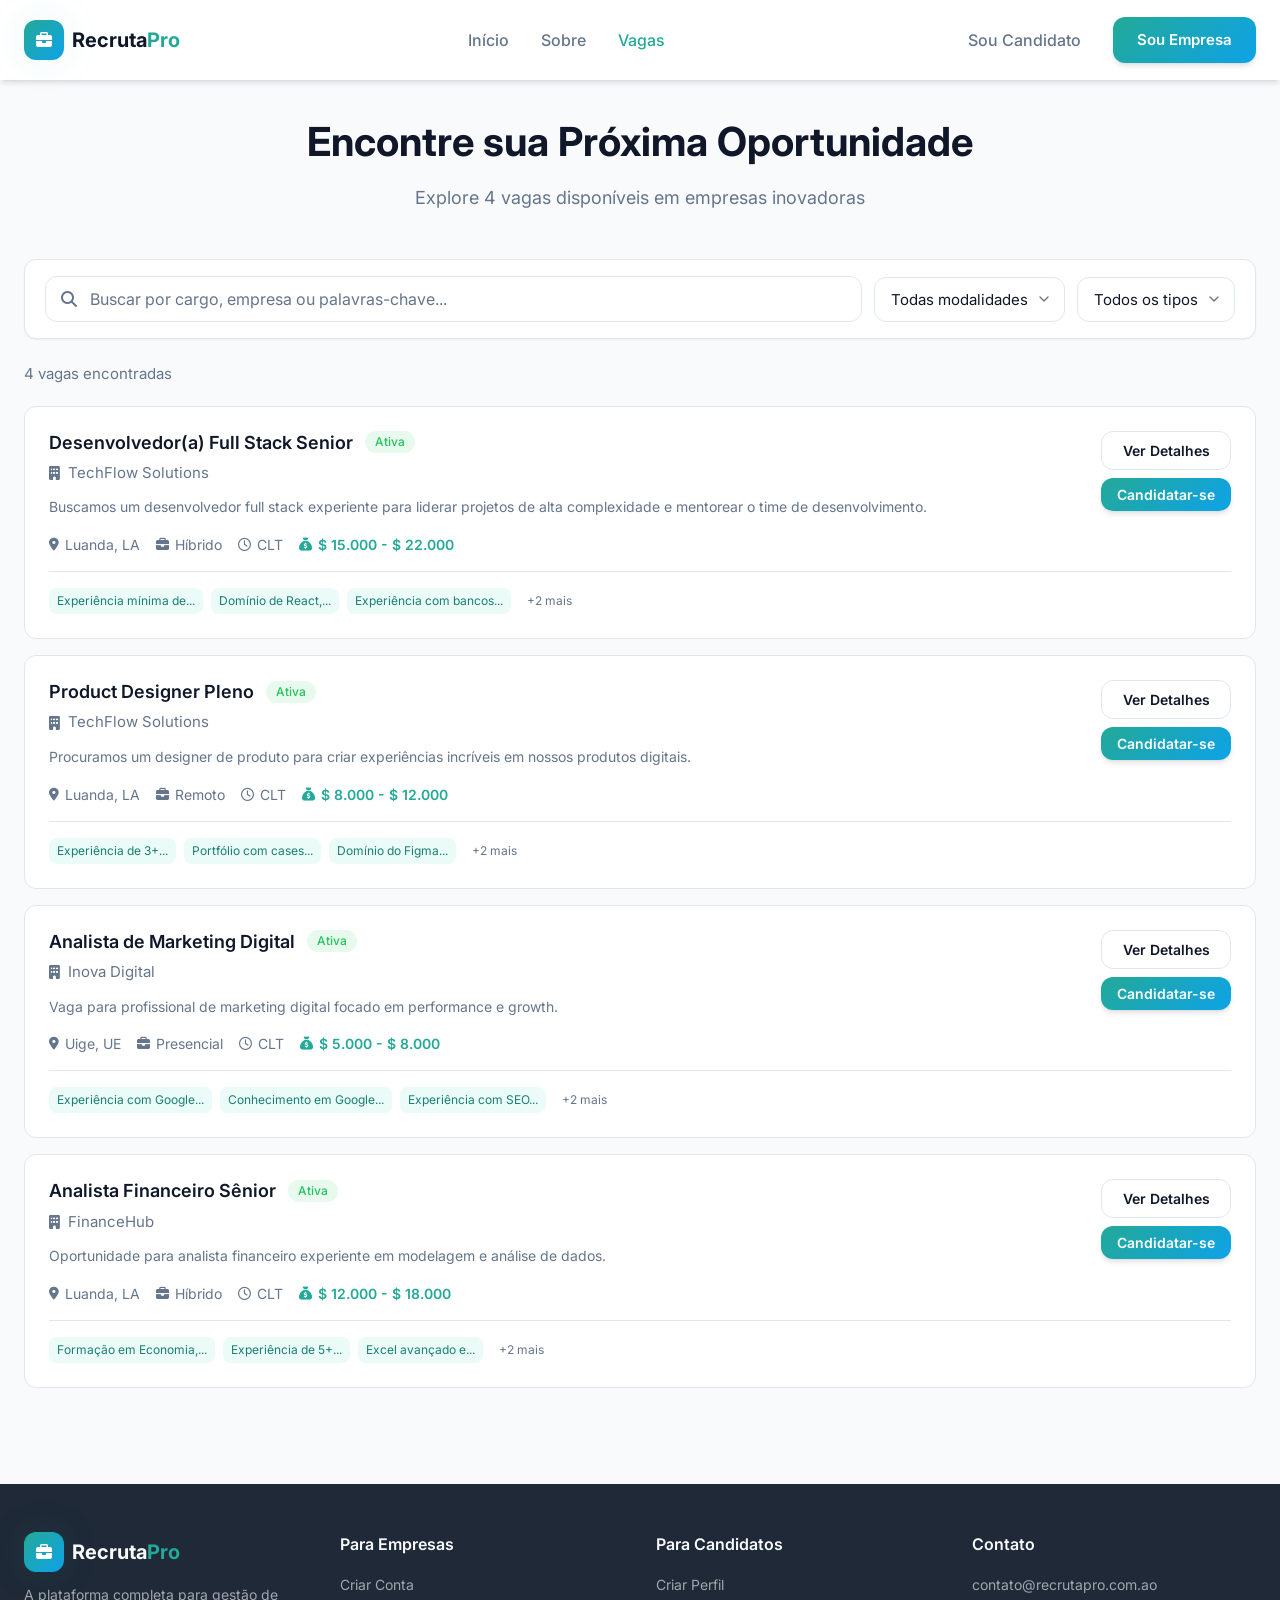
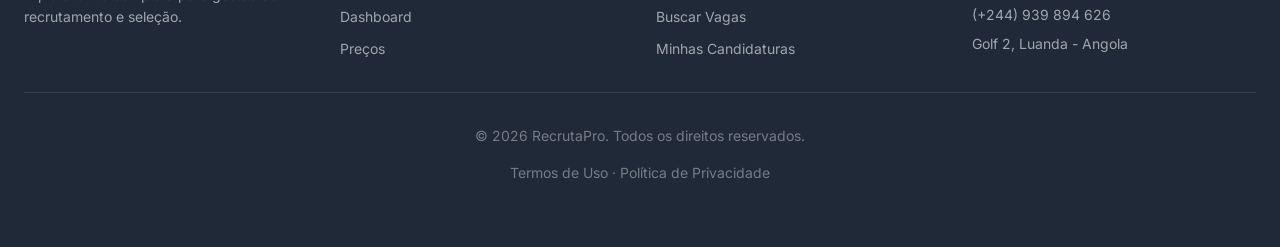
<file: paginas/vagas.html>
<!DOCTYPE html>
<html lang="pt-br">

<head>
    <meta charset="UTF-8">
    <meta name="viewport" content="width=device-width, initial-scale=1.0">
    <title>Vagas — Recruta-Pro</title>
    <meta name="description" content="Encontre sua próxima oportunidade de emprego no RecrutaPro.">
    <meta name="author" content="Zassala Mário & Ivandro Silva">
    <meta property="og:title" content="Vagas — Recruta-Pro">
    <meta property="og:description" content="Explore centenas de vagas em empresas inovadoras.">
    <meta property="og:type" content="website">

    <!-- Google Fonts -->
    <link rel="preconnect" href="https://fonts.googleapis.com">
    <link rel="preconnect" href="https://fonts.gstatic.com" crossorigin>
    <link href="https://fonts.googleapis.com/css2?family=Inter:wght@400;500;600;700;800&display=swap" rel="stylesheet">

    <!-- Font Awesome -->
    <link rel="stylesheet" href="https://cdnjs.cloudflare.com/ajax/libs/font-awesome/6.5.0/css/all.min.css">

    <!-- Estilos da página -->
    <link rel="stylesheet" href="../css/vagas.css">
    <link rel="stylesheet" href="../css/termos_politicas.css">
</head>

<body>

    <!-- ========== CABEÇALHO ========== -->
    <header class="cabecalho" id="cabecalho">
        <div class="container">
            <div class="cabecalho_interno">

                <!-- Logo -->
                <a href="../index.html" class="cabecalho_logo">
                    <div class="logo_icone">
                        <i class="fa-solid fa-briefcase"></i>
                    </div>
                    <span class="logo_texto">Recruta<span class="logo_destaque">Pro</span></span>
                </a>

                <!-- Navegação Desktop -->
                <nav class="cabecalho_nav" id="nav_desktop">
                    <a href="../index.html" class="nav_link">Início</a>
                    <a href="sobre.html" class="nav_link">Sobre</a>
                    <a href="vagas.html" class="nav_link nav_link_ativo">Vagas</a>
                </nav>

                <!-- Botões Desktop -->
                <div class="cabecalho_acoes" id="acoes_desktop">
                    <a href="criar_perfil.html" class="btn_fantasma">Sou Candidato</a>
                    <a href="criar_empresa.html" class="btn_primario">Sou Empresa</a>
                </div>

                <!-- Botão Menu Mobile -->
                <button class="cabecalho_menu_btn" id="btn_menu_mobile" aria-label="Abrir menu">
                    <i class="fa-solid fa-bars" id="icone_menu"></i>
                </button>

            </div>
        </div>

        <!-- Menu Mobile -->
        <div class="menu_mobile" id="menu_mobile">
            <nav class="menu_mobile_nav">
                <a href="../index.html" class="nav_link">Início</a>
                <a href="sobre.html" class="nav_link">Sobre</a>
                <a href="vagas.html" class="nav_link nav_link_ativo">Vagas</a>
            </nav>
            <div class="menu_mobile_acoes">
                <a href="criar_perfil.html" class="btn_fantasma btn_bloco">Sou Candidato</a>
                <a href="criar_empresa.html" class="btn_primario btn_bloco">Sou Empresa</a>
            </div>
        </div>
    </header>

    <!-- ========== CONTEÚDO PRINCIPAL ========== -->
    <main class="pagina_principal">
        <div class="container">

            <!-- Título da página -->
            <div class="pagina_cabecalho">
                <h1 class="pagina_titulo">Encontre sua Próxima Oportunidade</h1>
                <p class="pagina_subtitulo" id="contador_vagas">Explore 4 vagas disponíveis em empresas inovadoras</p>
            </div>

            <!-- ========== BARRA DE BUSCA E FILTROS ========== -->
            <div class="busca_painel">
                <div class="busca_linha">

                    <!-- Campo de busca -->
                    <div class="busca_campo_wrapper">
                        <i class="fa-solid fa-magnifying-glass busca_icone"></i>
                        <input type="text" id="campo_busca" class="campo_texto busca_input"
                            placeholder="Buscar por cargo, empresa ou palavras-chave..." autocomplete="off">
                    </div>

                    <!-- Botão filtros mobile -->
                    <button class="btn_contorno btn_filtros_mobile" id="btn_filtros_mobile">
                        <i class="fa-solid fa-sliders"></i>
                        Filtros
                    </button>

                    <!-- Selects (desktop) -->
                    <div class="filtros_selects" id="filtros_selects">
                        <select class="campo_select" id="filtro_modalidade">
                            <option value="todos">Todas modalidades</option>
                            <option value="Remoto">Remoto</option>
                            <option value="Presencial">Presencial</option>
                            <option value="Híbrido">Híbrido</option>
                        </select>
                        <select class="campo_select" id="filtro_tipo">
                            <option value="todos">Todos os tipos</option>
                            <option value="CLT">CLT</option>
                            <option value="PJ">PJ</option>
                            <option value="Estágio">Estágio</option>
                            <option value="Freelance">Freelance</option>
                        </select>
                    </div>
                </div>

                <!-- Filtros expandidos mobile -->
                <div class="filtros_mobile_expandidos" id="filtros_mobile_expandidos">
                    <select class="campo_select" id="filtro_modalidade_mobile">
                        <option value="todos">Todas modalidades</option>
                        <option value="Remoto">Remoto</option>
                        <option value="Presencial">Presencial</option>
                        <option value="Híbrido">Híbrido</option>
                    </select>
                    <select class="campo_select" id="filtro_tipo_mobile">
                        <option value="todos">Todos os tipos</option>
                        <option value="CLT">CLT</option>
                        <option value="PJ">PJ</option>
                        <option value="Estágio">Estágio</option>
                        <option value="Freelance">Freelance</option>
                    </select>
                </div>
            </div>

            <!-- Contador de resultados -->
            <div class="resultados_contador">
                <p class="resultados_texto" id="texto_resultados">4 vagas encontradas</p>
            </div>

            <!-- ========== LISTA DE VAGAS ========== -->
            <div class="vagas_lista" id="vagas_lista">

                <article class="vaga_card cartao_hover" data-modalidade="Híbrido" data-tipo="CLT">
                    <div class="vaga_card_topo">
                        <div class="vaga_info">

                            <!-- Título e status -->
                            <div class="vaga_titulo_linha">
                                <a href="#" class="vaga_titulo_link">Desenvolvedor(a) Full Stack Senior</a>
                                <span class="status_emblema status_ativa">Ativa</span>
                            </div>

                            <!-- Empresa -->
                            <div class="vaga_empresa">
                                <i class="fa-solid fa-building"></i>
                                <span>TechFlow Solutions</span>
                            </div>

                            <!-- Descrição -->
                            <p class="vaga_descricao">
                                Buscamos um desenvolvedor full stack experiente para liderar projetos de alta
                                complexidade e mentorear o time de desenvolvimento.
                            </p>

                            <!-- Metadados -->
                            <div class="vaga_meta">
                                <div class="vaga_meta_item">
                                    <i class="fa-solid fa-location-dot"></i>
                                    <span>Luanda, LA</span>
                                </div>
                                <div class="vaga_meta_item">
                                    <i class="fa-solid fa-briefcase"></i>
                                    <span>Híbrido</span>
                                </div>
                                <div class="vaga_meta_item">
                                    <i class="fa-regular fa-clock"></i>
                                    <span>CLT</span>
                                </div>
                                <div class="vaga_meta_item vaga_meta_salario">
                                    <i class="fa-solid fa-sack-dollar"></i>
                                    <span>$ 15.000 - $ 22.000</span>
                                </div>
                            </div>
                        </div>

                        <!-- Ações -->
                        <div class="vaga_acoes">
                            <a href="vaga_detalhe.html" class="btn_contorno btn_pequeno">Ver Detalhes</a>
                            <button class="btn_primario btn_pequeno">Candidatar-se</button>
                        </div>
                    </div>

                    <!-- Tags de requisitos -->
                    <div class="vaga_tags">
                        <span class="tag_requisito">Experiência mínima de...</span>
                        <span class="tag_requisito">Domínio de React,...</span>
                        <span class="tag_requisito">Experiência com bancos...</span>
                        <span class="tag_mais">+2 mais</span>
                    </div>
                </article>

                <article class="vaga_card cartao_hover" data-modalidade="Remoto" data-tipo="CLT">
                    <div class="vaga_card_topo">
                        <div class="vaga_info">

                            <div class="vaga_titulo_linha">
                                <a href="#" class="vaga_titulo_link">Product Designer Pleno</a>
                                <span class="status_emblema status_ativa">Ativa</span>
                            </div>

                            <div class="vaga_empresa">
                                <i class="fa-solid fa-building"></i>
                                <span>TechFlow Solutions</span>
                            </div>

                            <p class="vaga_descricao">
                                Procuramos um designer de produto para criar experiências incríveis em nossos produtos
                                digitais.
                            </p>

                            <div class="vaga_meta">
                                <div class="vaga_meta_item">
                                    <i class="fa-solid fa-location-dot"></i>
                                    <span>Luanda, LA</span>
                                </div>
                                <div class="vaga_meta_item">
                                    <i class="fa-solid fa-briefcase"></i>
                                    <span>Remoto</span>
                                </div>
                                <div class="vaga_meta_item">
                                    <i class="fa-regular fa-clock"></i>
                                    <span>CLT</span>
                                </div>
                                <div class="vaga_meta_item vaga_meta_salario">
                                    <i class="fa-solid fa-sack-dollar"></i>
                                    <span>$ 8.000 - $ 12.000</span>
                                </div>
                            </div>
                        </div>

                        <div class="vaga_acoes">
                            <a href="#" class="btn_contorno btn_pequeno">Ver Detalhes</a>
                            <button class="btn_primario btn_pequeno">Candidatar-se</button>
                        </div>
                    </div>

                    <div class="vaga_tags">
                        <span class="tag_requisito">Experiência de 3+...</span>
                        <span class="tag_requisito">Portfólio com cases...</span>
                        <span class="tag_requisito">Domínio do Figma...</span>
                        <span class="tag_mais">+2 mais</span>
                    </div>
                </article>

                <article class="vaga_card cartao_hover" data-modalidade="Presencial" data-tipo="CLT">
                    <div class="vaga_card_topo">
                        <div class="vaga_info">

                            <div class="vaga_titulo_linha">
                                <a href="#" class="vaga_titulo_link">Analista de Marketing Digital</a>
                                <span class="status_emblema status_ativa">Ativa</span>
                            </div>

                            <div class="vaga_empresa">
                                <i class="fa-solid fa-building"></i>
                                <span>Inova Digital</span>
                            </div>

                            <p class="vaga_descricao">
                                Vaga para profissional de marketing digital focado em performance e growth.
                            </p>

                            <div class="vaga_meta">
                                <div class="vaga_meta_item">
                                    <i class="fa-solid fa-location-dot"></i>
                                    <span>Uige, UE</span>
                                </div>
                                <div class="vaga_meta_item">
                                    <i class="fa-solid fa-briefcase"></i>
                                    <span>Presencial</span>
                                </div>
                                <div class="vaga_meta_item">
                                    <i class="fa-regular fa-clock"></i>
                                    <span>CLT</span>
                                </div>
                                <div class="vaga_meta_item vaga_meta_salario">
                                    <i class="fa-solid fa-sack-dollar"></i>
                                    <span>$ 5.000 - $ 8.000</span>
                                </div>
                            </div>
                        </div>

                        <div class="vaga_acoes">
                            <a href="#" class="btn_contorno btn_pequeno">Ver Detalhes</a>
                            <button class="btn_primario btn_pequeno">Candidatar-se</button>
                        </div>
                    </div>

                    <div class="vaga_tags">
                        <span class="tag_requisito">Experiência com Google...</span>
                        <span class="tag_requisito">Conhecimento em Google...</span>
                        <span class="tag_requisito">Experiência com SEO...</span>
                        <span class="tag_mais">+2 mais</span>
                    </div>
                </article>


                <article class="vaga_card cartao_hover" data-modalidade="Híbrido" data-tipo="CLT">
                    <div class="vaga_card_topo">
                        <div class="vaga_info">

                            <div class="vaga_titulo_linha">
                                <a href="#" class="vaga_titulo_link">Analista Financeiro Sênior</a>
                                <span class="status_emblema status_ativa">Ativa</span>
                            </div>

                            <div class="vaga_empresa">
                                <i class="fa-solid fa-building"></i>
                                <span>FinanceHub</span>
                            </div>

                            <p class="vaga_descricao">
                                Oportunidade para analista financeiro experiente em modelagem e análise de dados.
                            </p>

                            <div class="vaga_meta">
                                <div class="vaga_meta_item">
                                    <i class="fa-solid fa-location-dot"></i>
                                    <span>Luanda, LA</span>
                                </div>
                                <div class="vaga_meta_item">
                                    <i class="fa-solid fa-briefcase"></i>
                                    <span>Híbrido</span>
                                </div>
                                <div class="vaga_meta_item">
                                    <i class="fa-regular fa-clock"></i>
                                    <span>CLT</span>
                                </div>
                                <div class="vaga_meta_item vaga_meta_salario">
                                    <i class="fa-solid fa-sack-dollar"></i>
                                    <span>$ 12.000 - $ 18.000</span>
                                </div>
                            </div>
                        </div>

                        <div class="vaga_acoes">
                            <a href="#" class="btn_contorno btn_pequeno">Ver Detalhes</a>
                            <button class="btn_primario btn_pequeno">Candidatar-se</button>
                        </div>
                    </div>

                    <div class="vaga_tags">
                        <span class="tag_requisito">Formação em Economia,...</span>
                        <span class="tag_requisito">Experiência de 5+...</span>
                        <span class="tag_requisito">Excel avançado e...</span>
                        <span class="tag_mais">+2 mais</span>
                    </div>
                </article>

            </div>

            <!-- Estado vazio (sem resultados) -->
            <div class="sem_resultados" id="sem_resultados">
                <i class="fa-solid fa-magnifying-glass sem_resultados_icone"></i>
                <h3 class="sem_resultados_titulo">Nenhuma vaga encontrada</h3>
                <p class="sem_resultados_descricao">Tente ajustar os filtros ou use outros termos de busca.</p>
                <button class="btn_primario" id="btn_limpar_filtros">
                    <i class="fa-solid fa-rotate-left"></i>
                    Limpar filtros
                </button>
            </div>

        </div>
    </main>

    <!-- ========== RODAPÉ ========== -->
    <footer class="rodape">
        <div class="container">
            <div class="rodape_grade">

                <!-- Marca -->
                <div class="rodape_coluna">
                    <a href="../index.html" class="rodape_logo">
                        <div class="logo_icone">
                            <i class="fa-solid fa-briefcase"></i>
                        </div>
                        <span class="logo_texto">Recruta<span class="logo_destaque">Pro</span></span>
                    </a>
                    <p class="rodape_descricao">A plataforma completa para gestão de recrutamento e seleção.</p>
                </div>

                <!-- Para Empresas -->
                <div class="rodape_coluna">
                    <h4 class="rodape_titulo_coluna">Para Empresas</h4>
                    <ul class="rodape_lista">
                        <li><a href="criar_empresa.html" class="rodape_link">Criar Conta</a></li>
                        <li><a href="dashboard_empresa.html" class="rodape_link">Dashboard</a></li>
                        <li><a href="admin.html" class="rodape_link">Preços</a></li>
                    </ul>
                </div>

                <!-- Para Candidatos -->
                <div class="rodape_coluna">
                    <h4 class="rodape_titulo_coluna">Para Candidatos</h4>
                    <ul class="rodape_lista">
                        <li><a href="criar_perfil.html" class="rodape_link">Criar Perfil</a></li>
                        <li><a href="vagas.html" class="rodape_link">Buscar Vagas</a></li>
                        <li><a href="dashboard_candidato.html" class="rodape_link">Minhas Candidaturas</a></li>
                    </ul>
                </div>

                <!-- Contato -->
                <div class="rodape_coluna">
                    <h4 class="rodape_titulo_coluna">Contato</h4>
                    <ul class="rodape_lista">
                        <li><a href="mailto:contato@recrutapro.com.br" class="rodape_link">contato@recrutapro.com.ao</a>
                        </li>
                        <li class="rodape_info">(+244) 939 894 626</li>
                        <li class="rodape_info">Golf 2, Luanda - Angola</li>
                    </ul>
                </div>

            </div>

           <!-- Rodapé inferior -->
            <div class="rodape_conteudo">
                <p>© 2026 RecrutaPro. Todos os direitos reservados.</p>
                <p>
                    <a href="#" id="abrir_termos">Termos de Uso</a> ·
                    <a href="#" id="abrir_privacidade">Política de Privacidade</a>
                </p>
            </div>
        </div>
    </footer>

    <!-- ========== MODAL TERMOS DE USO ========== -->
    <div class="modal" id="modal_termos">
        <div class="modal_overlay"></div>
        <div class="modal_conteudo">
            <button class="modal_fechar" data-fechar><i class="fa-solid fa-times fechar"></i></button>

            <h2>Termos de Uso</h2>

            <p>Bem-vindo ao RecrutaPro. Ao aceder e utilizar esta plataforma, o utilizador concorda com os presentes
                Termos de Uso. Caso não concorde, deverá abster-se de utilizar os serviços.</p>

            <h4>1. Objeto da Plataforma</h4>
            <p>O RecrutaPro é uma plataforma digital destinada a facilitar o processo de recrutamento e seleção,
                conectando empresas e candidatos no mercado angolano.</p>

            <h4>2. Registo e Conta</h4>
            <p>Para utilizar determinadas funcionalidades, o utilizador deverá criar uma conta, fornecendo informações
                verdadeiras, atualizadas e completas. O utilizador é responsável pela confidencialidade das suas
                credenciais.</p>

            <h4>3. Responsabilidade do Utilizador</h4>
            <p>O utilizador compromete-se a:</p>
            <ul>
                <li>Fornecer informações verídicas;</li>
                <li>Não utilizar a plataforma para fins ilegais ou fraudulentos;</li>
                <li>Respeitar outros utilizadores e empresas.</li>
            </ul>

            <h4>4. Responsabilidade das Empresas</h4>
            <p>As empresas são responsáveis pela veracidade das vagas publicadas e pelo tratamento adequado dos dados
                dos candidatos.</p>

            <h4>5. Limitação de Responsabilidade</h4>
            <p>O RecrutaPro atua como intermediário, não sendo responsável por decisões de contratação, veracidade das
                candidaturas ou relações estabelecidas entre utilizadores.</p>

            <h4>6. Suspensão ou Encerramento de Conta</h4>
            <p>Reservamo-nos o direito de suspender ou encerrar contas que violem estes termos, sem aviso prévio.</p>

            <h4>7. Alterações aos Termos</h4>
            <p>Os presentes termos podem ser atualizados a qualquer momento. A continuação do uso da plataforma implica
                a aceitação das alterações.</p>

            <h4>8. Legislação Aplicável</h4>
            <p>Os presentes termos são regidos pela legislação vigente na República de Angola.</p>
        </div>
    </div>


    <!-- ========== MODAL PRIVACIDADE ========== -->
    <div class="modal" id="modal_privacidade">
        <div class="modal_overlay"></div>
        <div class="modal_conteudo">
            <button class="modal_fechar" data-fechar><i class="fa-solid fa-times fechar"></i></button>

            <h2>Política de Privacidade</h2>

            <p>A sua privacidade é importante para nós. Esta Política de Privacidade descreve como o RecrutaPro coleta,
                utiliza e protege os dados dos utilizadores.</p>

            <h4>1. Dados Coletados</h4>
            <p>Podemos coletar as seguintes informações:</p>
            <ul>
                <li>Dados pessoais (nome, email, telefone);</li>
                <li>Informações profissionais (currículo, experiência, habilidades);</li>
                <li>Dados de utilização da plataforma.</li>
            </ul>

            <h4>2. Finalidade do Tratamento</h4>
            <p>Os dados são utilizados para:</p>
            <ul>
                <li>Facilitar processos de recrutamento;</li>
                <li>Melhorar a experiência do utilizador;</li>
                <li>Comunicação com utilizadores e empresas.</li>
            </ul>

            <h4>3. Compartilhamento de Dados</h4>
            <p>Os dados dos candidatos podem ser compartilhados com empresas para fins de recrutamento. Não vendemos
                dados a terceiros.</p>

            <h4>4. Armazenamento e Segurança</h4>
            <p>Adotamos medidas técnicas e organizacionais para proteger os dados contra acessos não autorizados, perda
                ou divulgação indevida.</p>

            <h4>5. Direitos do Utilizador</h4>
            <p>O utilizador pode, a qualquer momento:</p>
            <ul>
                <li>Solicitar acesso aos seus dados;</li>
                <li>Corrigir informações;</li>
                <li>Solicitar a exclusão da conta.</li>
            </ul>

            <h4>6. Retenção de Dados</h4>
            <p>Os dados serão mantidos apenas pelo tempo necessário para cumprir as finalidades da plataforma.</p>

            <h4>7. Alterações à Política</h4>
            <p>Esta política pode ser atualizada periodicamente. Recomendamos a consulta regular desta página.</p>

            <h4>8. Contacto</h4>
            <p>Para questões relacionadas com privacidade, contacte-nos através do email: contato@recrutapro.com.ao</p>
        </div>
    </div>

    <script src="../js/vagas.js"></script>
    <script src="../js/termos_politicas.js"></script>
</body>

</html>
</file>
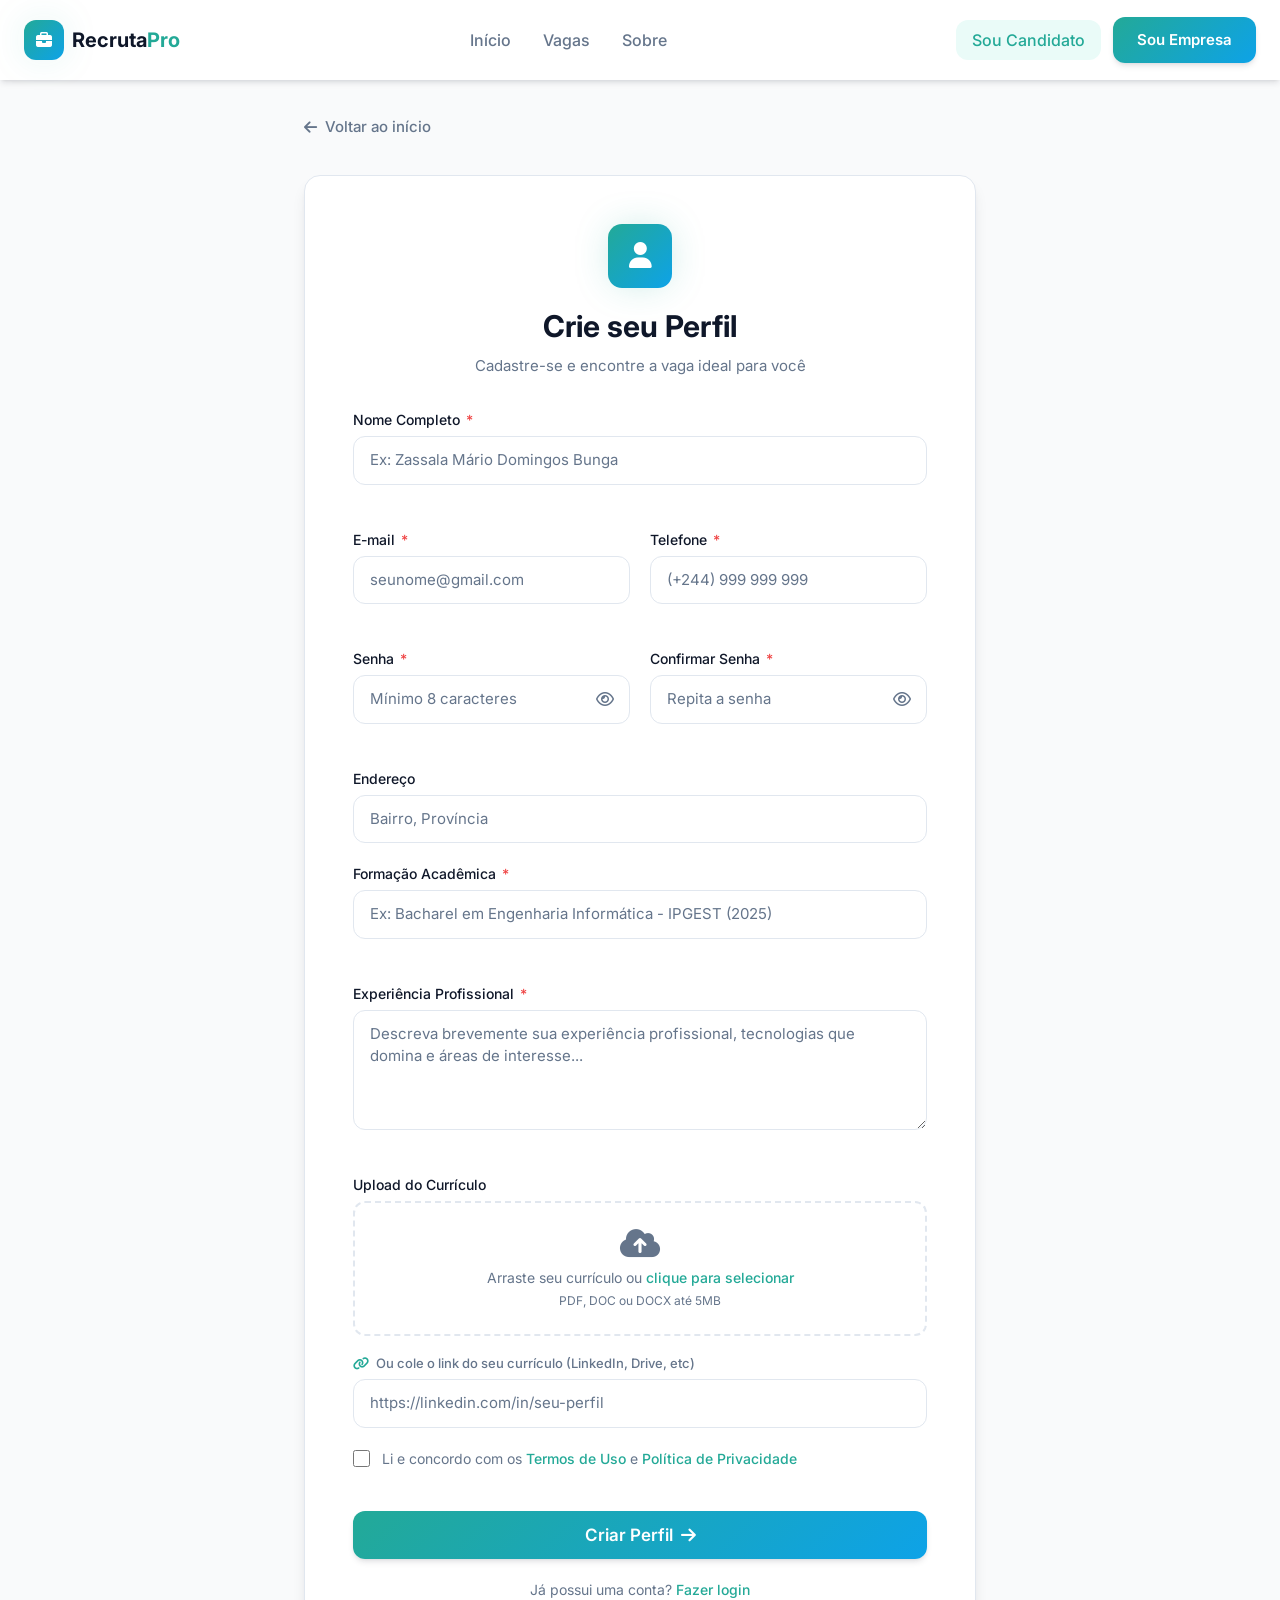
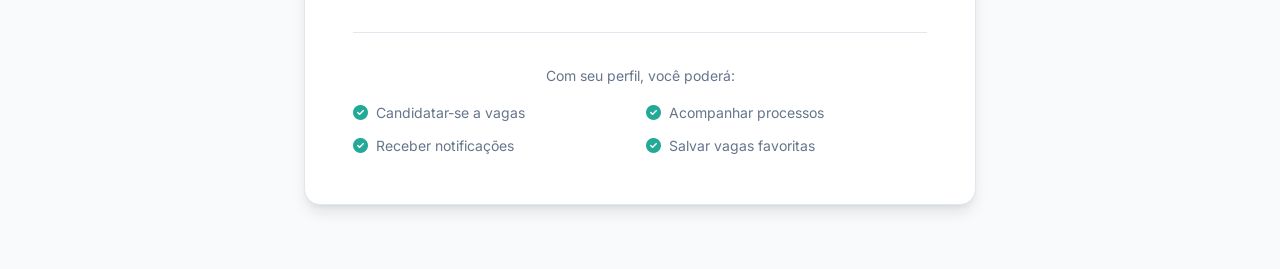
<file: frontEnd/paginas/criar_perfil.html>
<!DOCTYPE html>
<html lang="pt-br">

<head>
    <meta charset="UTF-8">
    <meta name="viewport" content="width=device-width, initial-scale=1.0">
    <title>Criar Perfil — Recruta Pro</title>
    <meta name="description" content="Crie seu perfil no RecrutaPro e encontre a vaga ideal para você.">
    <meta name="author" content="Zassala Mário">
    <meta property="og:title" content="Criar Perfil — Recruta Pro">
    <meta property="og:description" content="Cadastre-se e encontre a vaga ideal para você.">
    <meta property="og:type" content="website">

    <!-- Google Fonts -->
    <link rel="preconnect" href="https://fonts.googleapis.com">
    <link rel="preconnect" href="https://fonts.gstatic.com" crossorigin>
    <link href="https://fonts.googleapis.com/css2?family=Inter:wght@400;500;600;700;800&display=swap" rel="stylesheet">

    <!-- Font Awesome -->
    <link rel="stylesheet" href="https://cdnjs.cloudflare.com/ajax/libs/font-awesome/6.5.0/css/all.min.css">

    <!-- Estilos da página -->
    <link rel="stylesheet" href="../css/criar_perfil.css">
</head>

<body>

    <!-- ========== CABEÇALHO ========== -->
    <header class="cabecalho" id="cabecalho">
        <div class="container">
            <div class="cabecalho_interno">

                <!-- Logo -->
                <a href="../index.html" class="cabecalho_logo">
                    <div class="logo_icone">
                        <i class="fa-solid fa-briefcase"></i>
                    </div>
                    <span class="logo_texto">Recruta<span class="logo_destaque">Pro</span></span>
                </a>

                <!-- Navegação Desktop -->
                <nav class="cabecalho_nav">
                    <a href="../index.html" class="nav_link">Início</a>
                    <a href="vagas.html" class="nav_link">Vagas</a>
                    <a href="#" class="nav_link">Sobre</a>
                </nav>

                <!-- Botões Desktop -->
                <div class="cabecalho_acoes">
                    <a href="criar_perfil.html" class="btn_fantasma nav_ativo">Sou Candidato</a>
                    <a href="#" class="btn_primario">Sou Empresa</a>
                </div>

                <!-- Botão Menu Mobile -->
                <button class="cabecalho_menu_btn" id="btn_menu_mobile" aria-label="Abrir menu">
                    <i class="fa-solid fa-bars" id="icone_menu"></i>
                </button>

            </div>
        </div>

        <!-- Menu Mobile -->
        <div class="menu_mobile" id="menu_mobile">
            <nav class="menu_mobile_nav">
                <a href="../index.html" class="nav_link">Início</a>
                <a href="vagas.html" class="nav_link">Vagas</a>
                <a href="#" class="nav_link">Sobre</a>
            </nav>
            <div class="menu_mobile_acoes">
                <a href="criar_perfil.html" class="btn_fantasma btn_bloco">Sou Candidato</a>
                <a href="#" class="btn_primario btn_bloco">Sou Empresa</a>
            </div>
        </div>
    </header>

    <!-- ========== CONTEÚDO PRINCIPAL ========== -->
    <main class="pagina_principal">
        <div class="container">
            <div class="formulario_wrapper">

                <!-- Link voltar -->
                <a href="../index.html" class="link_voltar">
                    <i class="fa-solid fa-arrow-left"></i>
                    Voltar ao início
                </a>

                <!-- ---- Card do formulário ---- -->
                <div class="formulario_card">

                    <!-- Cabeçalho do card -->
                    <div class="formulario_cabecalho">
                        <div class="formulario_icone_box">
                            <i class="fa-solid fa-user"></i>
                        </div>
                        <h1 class="formulario_titulo">Crie seu Perfil</h1>
                        <p class="formulario_subtitulo">Cadastre-se e encontre a vaga ideal para você</p>
                    </div>

                    <!-- ---- Formulário ---- -->
                    <form class="formulario" id="formulario_cadastro" novalidate>

                        <div class="campos_grade">

                            <!-- Nome Completo -->
                            <div class="campo_grupo campo_coluna_dupla">
                                <label class="campo_label" for="campo_nome">
                                    Nome Completo <span class="campo_obrigatorio">*</span>
                                </label>
                                <input type="text" id="campo_nome" name="nome" class="campo_texto"
                                    placeholder="Ex: Zassala Mário Domingos Bunga" autocomplete="name" required>
                                <span class="campo_erro" id="erro_nome"></span>
                            </div>

                            <!-- E-mail -->
                            <div class="campo_grupo">
                                <label class="campo_label" for="campo_email">
                                    E-mail <span class="campo_obrigatorio">*</span>
                                </label>
                                <input type="email" id="campo_email" name="email" class="campo_texto"
                                    placeholder="seunome@gmail.com" autocomplete="email" required>
                                <span class="campo_erro" id="erro_email"></span>
                            </div>

                            <!-- Telefone -->
                            <div class="campo_grupo">
                                <label class="campo_label" for="campo_telefone">
                                    Telefone <span class="campo_obrigatorio">*</span>
                                </label>
                                <input type="tel" id="campo_telefone" name="telefone" class="campo_texto"
                                    placeholder="(+244) 999 999 999" autocomplete="tel" required>
                                <span class="campo_erro" id="erro_telefone"></span>
                            </div>

                            <!-- Senha -->
                            <div class="campo_grupo">
                                <label class="campo_label" for="campo_senha">
                                    Senha <span class="campo_obrigatorio">*</span>
                                </label>
                                <div class="campo_senha_wrapper">
                                    <input type="password" id="campo_senha" name="senha"
                                        class="campo_texto campo_com_icone_dir" placeholder="Mínimo 8 caracteres"
                                        autocomplete="new-password" required>
                                    <button type="button" class="campo_senha_toggle" id="toggle_senha"
                                        aria-label="Mostrar senha">
                                        <i class="fa-regular fa-eye" id="icone_toggle_senha"></i>
                                    </button>
                                </div>
                                <div class="forca_senha_barra" id="forca_senha_barra">
                                    <div class="forca_senha_progresso" id="forca_senha_progresso"></div>
                                </div>
                                <span class="forca_senha_texto" id="forca_senha_texto"></span>
                                <span class="campo_erro" id="erro_senha"></span>
                            </div>

                            <!-- Confirmar Senha -->
                            <div class="campo_grupo">
                                <label class="campo_label" for="campo_confirmar_senha">
                                    Confirmar Senha <span class="campo_obrigatorio">*</span>
                                </label>
                                <div class="campo_senha_wrapper">
                                    <input type="password" id="campo_confirmar_senha" name="confirmarSenha"
                                        class="campo_texto campo_com_icone_dir" placeholder="Repita a senha"
                                        autocomplete="new-password" required>
                                    <button type="button" class="campo_senha_toggle" id="toggle_confirmar_senha"
                                        aria-label="Mostrar senha">
                                        <i class="fa-regular fa-eye" id="icone_toggle_confirmar"></i>
                                    </button>
                                </div>
                                <span class="campo_erro" id="erro_confirmar_senha"></span>
                            </div>

                            <!-- Endereço -->
                            <div class="campo_grupo campo_coluna_dupla">
                                <label class="campo_label" for="campo_endereco">Endereço</label>
                                <input type="text" id="campo_endereco" name="endereco" class="campo_texto"
                                    placeholder="Bairro, Província" autocomplete="address-level2">
                            </div>

                            <!-- Formação Acadêmica -->
                            <div class="campo_grupo campo_coluna_dupla">
                                <label class="campo_label" for="campo_formacao">
                                    Formação Acadêmica <span class="campo_obrigatorio">*</span>
                                </label>
                                <input type="text" id="campo_formacao" name="formacao" class="campo_texto"
                                    placeholder="Ex: Bacharel em Engenharia Informática - IPGEST (2025)" required>
                                <span class="campo_erro" id="erro_formacao"></span>
                            </div>

                            <!-- Experiência Profissional -->
                            <div class="campo_grupo campo_coluna_dupla">
                                <label class="campo_label" for="campo_experiencia">
                                    Experiência Profissional <span class="campo_obrigatorio">*</span>
                                </label>
                                <textarea id="campo_experiencia" name="experiencia" class="campo_texto campo_textarea"
                                    placeholder="Descreva brevemente sua experiência profissional, tecnologias que domina e áreas de interesse..."
                                    required></textarea>
                                <span class="campo_erro" id="erro_experiencia"></span>
                            </div>

                            <!-- Upload do Currículo -->
                            <div class="campo_grupo campo_coluna_dupla">
                                <label class="campo_label">Upload do Currículo</label>

                                <div class="upload_zona" id="upload_zona" role="button" tabindex="0"
                                    aria-label="Clique ou arraste um arquivo para fazer upload">
                                    <input type="file" id="campo_arquivo" name="arquivo" accept=".pdf,.doc,.docx"
                                        class="upload_input_oculto">
                                    <i class="fa-solid fa-cloud-arrow-up upload_icone" id="upload_icone_principal"></i>
                                    <p class="upload_texto">
                                        Arraste seu currículo ou
                                        <span class="upload_link">clique para selecionar</span>
                                    </p>
                                    <p class="upload_info">PDF, DOC ou DOCX até 5MB</p>
                                    <p class="upload_nome_arquivo" id="upload_nome_arquivo"></p>
                                </div>

                                <div class="campo_grupo_interno">
                                    <label class="campo_label_sm" for="campo_curriculo_link">
                                        <i class="fa-solid fa-link campo_label_icone"></i>
                                        Ou cole o link do seu currículo (LinkedIn, Drive, etc)
                                    </label>
                                    <input type="url" id="campo_curriculo_link" name="curriculo" class="campo_texto"
                                        placeholder="https://linkedin.com/in/seu-perfil">
                                </div>
                            </div>

                        </div>
                        <!-- /campos_grade -->

                        <!-- Termos -->
                        <div class="termos_grupo">
                            <label class="termos_label">
                                <input type="checkbox" id="campo_termos" name="termos" class="termos_checkbox" required>
                                <span class="termos_texto">
                                    Li e concordo com os
                                    <a href="#" class="termos_link">Termos de Uso</a>
                                    e
                                    <a href="#" class="termos_link">Política de Privacidade</a>
                                </span>
                            </label>
                            <span class="campo_erro" id="erro_termos"></span>
                        </div>

                        <!-- Botão submit -->
                        <button type="submit" class="btn_primario btn_bloco btn_grande" id="btn_submit">
                            <span id="btn_submit_texto">Criar Perfil</span>
                            <i class="fa-solid fa-arrow-right" id="icone_submit"></i>
                        </button>

                        <!-- Link login -->
                        <p class="formulario_rodape_texto">
                            Já possui uma conta?
                            <a href="#" class="formulario_link">Fazer login</a>
                        </p>

                    </form>
                    <!-- /formulario -->

                    <!-- Benefícios -->
                    <div class="beneficios_bloco">
                        <p class="beneficios_titulo">Com seu perfil, você poderá:</p>
                        <div class="beneficios_grade">
                            <div class="beneficio_item">
                                <i class="fa-solid fa-circle-check beneficio_icone"></i>
                                <span>Candidatar-se a vagas</span>
                            </div>
                            <div class="beneficio_item">
                                <i class="fa-solid fa-circle-check beneficio_icone"></i>
                                <span>Acompanhar processos</span>
                            </div>
                            <div class="beneficio_item">
                                <i class="fa-solid fa-circle-check beneficio_icone"></i>
                                <span>Receber notificações</span>
                            </div>
                            <div class="beneficio_item">
                                <i class="fa-solid fa-circle-check beneficio_icone"></i>
                                <span>Salvar vagas favoritas</span>
                            </div>
                        </div>
                    </div>

                </div>
                <!-- /formulario_card -->

            </div>
        </div>
    </main>

    <script src="../js/criar_perfil.js"></script>
</body>

</html>
</file>
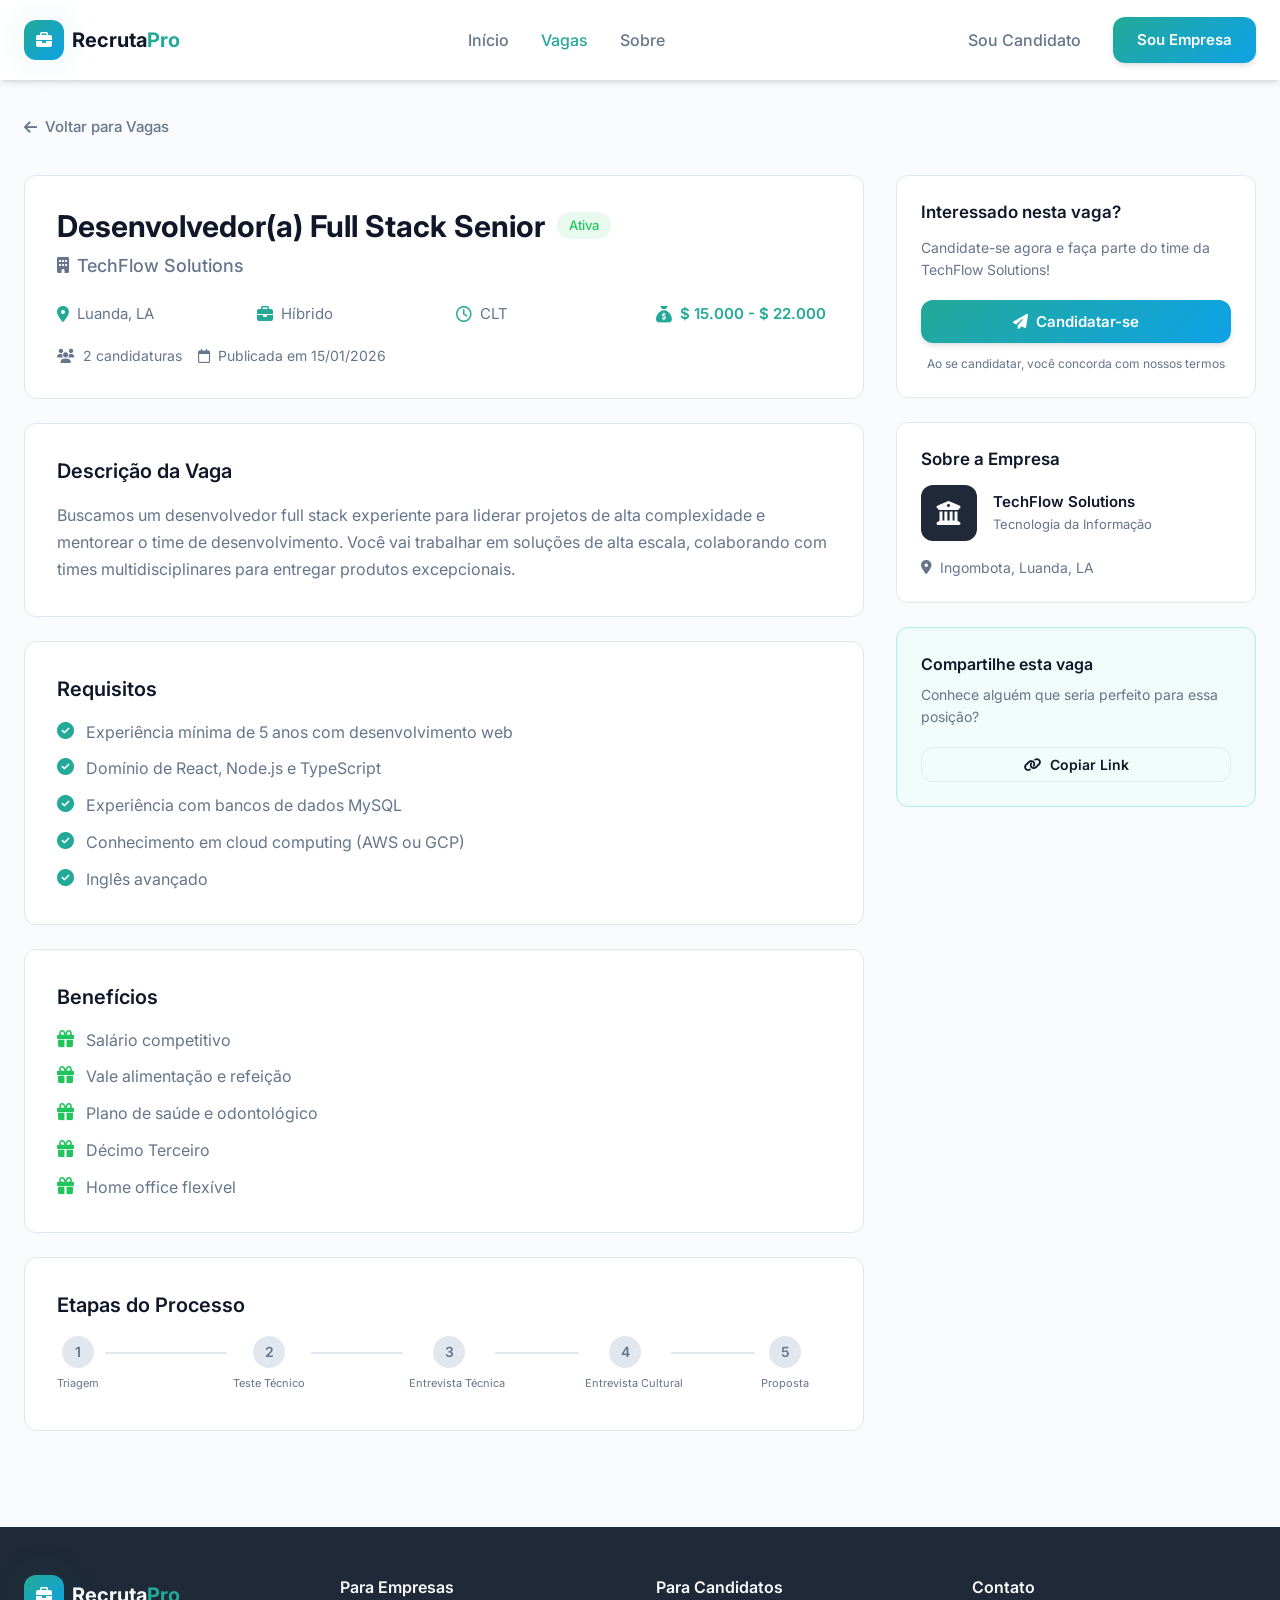
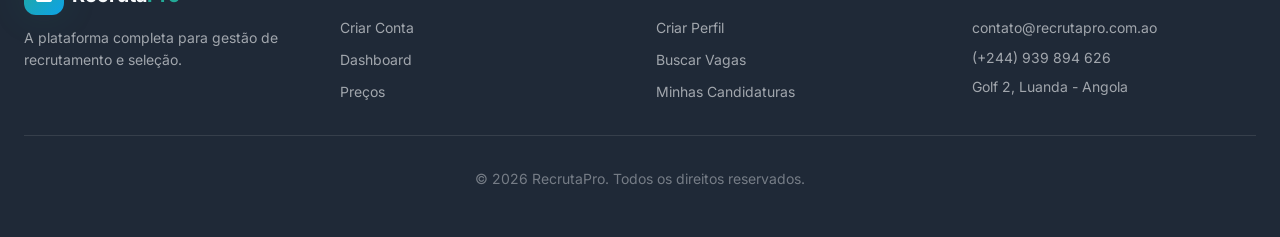
<file: frontEnd/paginas/vaga_detalhe.html>
<!DOCTYPE html>
<html lang="pt-br">

<head>
    <meta charset="UTF-8">
    <meta name="viewport" content="width=device-width, initial-scale=1.0">
    <title>Desenvolvedor(a) Full Stack Senior — Recruta Pro</title>
    <meta name="description"
        content="Vaga para Desenvolvedor Full Stack Senior na TechFlow Solutions. Híbrido, CLT, $ 15.000 - $ 22.000.">
    <meta name="author" content="Zassala Mário">
    <meta property="og:title" content="Desenvolvedor(a) Full Stack Senior — Recruta Pro">
    <meta property="og:description" content="Vaga para Desenvolvedor Full Stack Senior na TechFlow Solutions.">
    <meta property="og:type" content="website">

    <!-- Google Fonts -->
    <link rel="preconnect" href="https://fonts.googleapis.com">
    <link rel="preconnect" href="https://fonts.gstatic.com" crossorigin>
    <link href="https://fonts.googleapis.com/css2?family=Inter:wght@400;500;600;700;800&display=swap" rel="stylesheet">

    <!-- Font Awesome -->
    <link rel="stylesheet" href="https://cdnjs.cloudflare.com/ajax/libs/font-awesome/6.5.0/css/all.min.css">

    <!-- Estilos da página -->
    <link rel="stylesheet" href="../css/vaga_detalhe.css">
</head>

<body>

    <!-- ========== CABEÇALHO ========== -->
    <header class="cabecalho" id="cabecalho">
        <div class="container">
            <div class="cabecalho_interno">

                <!-- Logo -->
                <a href="../index.html" class="cabecalho_logo">
                    <div class="logo_icone">
                        <i class="fa-solid fa-briefcase"></i>
                    </div>
                    <span class="logo_texto">Recruta<span class="logo_destaque">Pro</span></span>
                </a>

                <!-- Navegação Desktop -->
                <nav class="cabecalho_nav">
                    <a href="../index.html" class="nav_link">Início</a>
                    <a href="vagas.html" class="nav_link nav_link_ativo">Vagas</a>
                    <a href="#" class="nav_link">Sobre</a>
                </nav>

                <!-- Botões Desktop -->
                <div class="cabecalho_acoes">
                    <a href="criar_perfil.html" class="btn_fantasma">Sou Candidato</a>
                    <a href="#" class="btn_primario">Sou Empresa</a>
                </div>

                <!-- Botão Menu Mobile -->
                <button class="cabecalho_menu_btn" id="btn_menu_mobile" aria-label="Abrir menu">
                    <i class="fa-solid fa-bars" id="icone_menu"></i>
                </button>

            </div>
        </div>

        <!-- Menu Mobile -->
        <div class="menu_mobile" id="menu_mobile">
            <nav class="menu_mobile_nav">
                <a href="../index.html" class="nav_link">Início</a>
                <a href="vagas.html" class="nav_link nav_link_ativo">Vagas</a>
                <a href="#" class="nav_link">Sobre</a>
            </nav>
            <div class="menu_mobile_acoes">
                <a href="criar_perfil.html" class="btn_fantasma btn_bloco">Sou Candidato</a>
                <a href="#" class="btn_primario btn_bloco">Sou Empresa</a>
            </div>
        </div>
    </header>

    <!-- ========== CONTEÚDO PRINCIPAL ========== -->
    <main class="pagina_principal">
        <div class="container">

            <!-- Link voltar -->
            <a href="vagas.html" class="link_voltar">
                <i class="fa-solid fa-arrow-left"></i>
                Voltar para Vagas
            </a>

            <!-- Grade principal: conteúdo + sidebar -->
            <div class="detalhe_grade">

                <!-- ======================================
                     COLUNA PRINCIPAL (esquerda)
                ======================================= -->
                <div class="detalhe_coluna_principal">

                    <!-- ---- Card: Cabeçalho da Vaga ---- -->
                    <div class="vaga_card">
                        <div class="vaga_cabecalho_bloco">

                            <!-- Título e status -->
                            <div class="vaga_titulo_grupo">
                                <div class="vaga_titulo_linha">
                                    <h1 class="vaga_titulo">Desenvolvedor(a) Full Stack Senior</h1>
                                    <span class="status_emblema status_ativa">Ativa</span>
                                </div>
                                <div class="vaga_empresa_linha">
                                    <i class="fa-solid fa-building vaga_empresa_icone"></i>
                                    <span class="vaga_empresa_nome">TechFlow Solutions</span>
                                </div>
                            </div>

                        </div>

                        <!-- Meta: localidade, modalidade, tipo, salário -->
                        <div class="vaga_meta_grade">
                            <div class="vaga_meta_item">
                                <i class="fa-solid fa-location-dot icone_primario"></i>
                                <span>Luanda, LA</span>
                            </div>
                            <div class="vaga_meta_item">
                                <i class="fa-solid fa-briefcase icone_primario"></i>
                                <span>Híbrido</span>
                            </div>
                            <div class="vaga_meta_item">
                                <i class="fa-regular fa-clock icone_primario"></i>
                                <span>CLT</span>
                            </div>
                            <div class="vaga_meta_item vaga_meta_salario">
                                <i class="fa-solid fa-sack-dollar"></i>
                                <span>$ 15.000 - $ 22.000</span>
                            </div>
                        </div>

                        <!-- Estatísticas secundárias -->
                        <div class="vaga_stats">
                            <div class="vaga_stat_item">
                                <i class="fa-solid fa-users"></i>
                                <span>2 candidaturas</span>
                            </div>
                            <div class="vaga_stat_item">
                                <i class="fa-regular fa-calendar"></i>
                                <span>Publicada em 15/01/2026</span>
                            </div>
                        </div>
                    </div>
                    <!-- /vaga_card -->

                    <!-- ---- Card: Descrição ---- -->
                    <div class="vaga_card">
                        <h2 class="secao_titulo">Descrição da Vaga</h2>
                        <p class="secao_texto">
                            Buscamos um desenvolvedor full stack experiente para liderar projetos de alta complexidade e
                            mentorear o time de desenvolvimento. Você vai trabalhar em soluções de alta escala,
                            colaborando com times multidisciplinares para entregar produtos excepcionais.
                        </p>
                    </div>

                    <!-- ---- Card: Requisitos ---- -->
                    <div class="vaga_card">
                        <h2 class="secao_titulo">Requisitos</h2>
                        <ul class="lista_icone">
                            <li class="lista_icone_item">
                                <i class="fa-solid fa-circle-check icone_primario lista_icone_simbolo"></i>
                                <span>Experiência mínima de 5 anos com desenvolvimento web</span>
                            </li>
                            <li class="lista_icone_item">
                                <i class="fa-solid fa-circle-check icone_primario lista_icone_simbolo"></i>
                                <span>Domínio de React, Node.js e TypeScript</span>
                            </li>
                            <li class="lista_icone_item">
                                <i class="fa-solid fa-circle-check icone_primario lista_icone_simbolo"></i>
                                <span>Experiência com bancos de dados MySQL</span>
                            </li>
                            <li class="lista_icone_item">
                                <i class="fa-solid fa-circle-check icone_primario lista_icone_simbolo"></i>
                                <span>Conhecimento em cloud computing (AWS ou GCP)</span>
                            </li>
                            <li class="lista_icone_item">
                                <i class="fa-solid fa-circle-check icone_primario lista_icone_simbolo"></i>
                                <span>Inglês avançado</span>
                            </li>
                        </ul>
                    </div>

                    <!-- ---- Card: Benefícios ---- -->
                    <div class="vaga_card">
                        <h2 class="secao_titulo">Benefícios</h2>
                        <ul class="lista_icone">
                            <li class="lista_icone_item">
                                <i class="fa-solid fa-gift icone_sucesso lista_icone_simbolo"></i>
                                <span>Salário competitivo</span>
                            </li>
                            <li class="lista_icone_item">
                                <i class="fa-solid fa-gift icone_sucesso lista_icone_simbolo"></i>
                                <span>Vale alimentação e refeição</span>
                            </li>
                            <li class="lista_icone_item">
                                <i class="fa-solid fa-gift icone_sucesso lista_icone_simbolo"></i>
                                <span>Plano de saúde e odontológico</span>
                            </li>
                            <li class="lista_icone_item">
                                <i class="fa-solid fa-gift icone_sucesso lista_icone_simbolo"></i>
                                <span>Décimo Terceiro</span>
                            </li>
                            <li class="lista_icone_item">
                                <i class="fa-solid fa-gift icone_sucesso lista_icone_simbolo"></i>
                                <span>Home office flexível</span>
                            </li>
                        </ul>
                    </div>

                    <!-- ---- Card: Etapas do Processo ---- -->
                    <div class="vaga_card">
                        <h2 class="secao_titulo">Etapas do Processo</h2>
                        <div class="processo_trilha">

                            <!-- Etapa 1 -->
                            <div class="processo_etapa">
                                <div class="processo_etapa_coluna">
                                    <div class="processo_passo processo_passo_pendente">
                                        <span>1</span>
                                    </div>
                                    <span class="processo_etapa_label">Triagem</span>
                                </div>
                                <div class="processo_conector"></div>
                            </div>

                            <!-- Etapa 2 -->
                            <div class="processo_etapa">
                                <div class="processo_etapa_coluna">
                                    <div class="processo_passo processo_passo_pendente">
                                        <span>2</span>
                                    </div>
                                    <span class="processo_etapa_label">Teste Técnico</span>
                                </div>
                                <div class="processo_conector"></div>
                            </div>

                            <!-- Etapa 3 -->
                            <div class="processo_etapa">
                                <div class="processo_etapa_coluna">
                                    <div class="processo_passo processo_passo_pendente">
                                        <span>3</span>
                                    </div>
                                    <span class="processo_etapa_label">Entrevista Técnica</span>
                                </div>
                                <div class="processo_conector"></div>
                            </div>

                            <!-- Etapa 4 -->
                            <div class="processo_etapa">
                                <div class="processo_etapa_coluna">
                                    <div class="processo_passo processo_passo_pendente">
                                        <span>4</span>
                                    </div>
                                    <span class="processo_etapa_label">Entrevista Cultural</span>
                                </div>
                                <div class="processo_conector"></div>
                            </div>

                            <!-- Etapa 5 (última — sem conector) -->
                            <div class="processo_etapa processo_etapa_ultima">
                                <div class="processo_etapa_coluna">
                                    <div class="processo_passo processo_passo_pendente">
                                        <span>5</span>
                                    </div>
                                    <span class="processo_etapa_label">Proposta</span>
                                </div>
                            </div>

                        </div>
                    </div>
                    <!-- /etapas -->

                </div>
                <!-- /detalhe_coluna_principal -->

                <!-- ======================================
                     SIDEBAR (direita)
                ======================================= -->
                <aside class="detalhe_sidebar">

                    <!-- Card: Candidatura -->
                    <div class="sidebar_card sidebar_card_fixo" id="sidebar_candidatura">
                        <h3 class="sidebar_titulo">Interessado nesta vaga?</h3>
                        <p class="sidebar_descricao">
                            Candidate-se agora e faça parte do time da TechFlow Solutions!
                        </p>
                        <button class="btn_primario btn_bloco" id="btn_candidatar">
                            <i class="fa-solid fa-paper-plane"></i>
                            Candidatar-se
                        </button>
                        <p class="sidebar_aviso">Ao se candidatar, você concorda com nossos termos</p>
                    </div>

                    <!-- Card: Sobre a Empresa -->
                    <div class="sidebar_card">
                        <h3 class="sidebar_titulo">Sobre a Empresa</h3>
                        <div class="empresa_perfil">
                            <div class="empresa_logo_box">
                                <i class="fa-solid fa-building-columns"></i>
                            </div>
                            <div class="empresa_info">
                                <p class="empresa_nome">TechFlow Solutions</p>
                                <p class="empresa_setor">Tecnologia da Informação</p>
                            </div>
                        </div>
                        <div class="empresa_detalhes">
                            <div class="empresa_detalhe_item">
                                <i class="fa-solid fa-location-dot"></i>
                                <span>Ingombota, Luanda, LA</span>
                            </div>
                        </div>
                    </div>

                    <!-- Card: Compartilhar -->
                    <div class="sidebar_card sidebar_card_acento">
                        <h3 class="sidebar_titulo_sm">Compartilhe esta vaga</h3>
                        <p class="sidebar_descricao">
                            Conhece alguém que seria perfeito para essa posição?
                        </p>
                        <button class="btn_contorno btn_bloco btn_pequeno" id="btn_copiar_link">
                            <i class="fa-solid fa-link"></i>
                            Copiar Link
                        </button>
                    </div>

                </aside>
                <!-- /detalhe_sidebar -->

            </div>
            <!-- /detalhe_grade -->

        </div>
    </main>

    <!-- ========== BARRA CANDIDATURA MOBILE (sticky no rodapé) ========== -->
    <div class="barra_candidatura_mobile" id="barra_candidatura_mobile">
        <div class="barra_candidatura_mobile_interna">
            <div class="barra_candidatura_mobile_info">
                <p class="barra_candidatura_mobile_titulo">Full Stack Senior</p>
                <p class="barra_candidatura_mobile_empresa">TechFlow Solutions</p>
            </div>
            <button class="btn_primario" id="btn_candidatar_mobile">
                <i class="fa-solid fa-paper-plane"></i>
                Candidatar-se
            </button>
        </div>
    </div>

    <!-- ========== RODAPÉ ========== -->
    <footer class="rodape">
        <div class="container">
            <div class="rodape_grade">

                <!-- Marca -->
                <div class="rodape_coluna">
                    <a href="../index.html" class="rodape_logo">
                        <div class="logo_icone">
                            <i class="fa-solid fa-briefcase"></i>
                        </div>
                        <span class="logo_texto rodape_logo_texto">Recruta<span class="logo_destaque">Pro</span></span>
                    </a>
                    <p class="rodape_descricao">A plataforma completa para gestão de recrutamento e seleção.</p>
                </div>

                <!-- Para Empresas -->
                <div class="rodape_coluna">
                    <h4 class="rodape_titulo_coluna">Para Empresas</h4>
                    <ul class="rodape_lista">
                        <li><a href="#" class="rodape_link">Criar Conta</a></li>
                        <li><a href="#" class="rodape_link">Dashboard</a></li>
                        <li><a href="#" class="rodape_link">Preços</a></li>
                    </ul>
                </div>

                <!-- Para Candidatos -->
                <div class="rodape_coluna">
                    <h4 class="rodape_titulo_coluna">Para Candidatos</h4>
                    <ul class="rodape_lista">
                        <li><a href="criar_perfil.html" class="rodape_link">Criar Perfil</a></li>
                        <li><a href="vagas.html" class="rodape_link">Buscar Vagas</a></li>
                        <li><a href="#" class="rodape_link">Minhas Candidaturas</a></li>
                    </ul>
                </div>

                <!-- Contato -->
                <div class="rodape_coluna">
                    <h4 class="rodape_titulo_coluna">Contato</h4>
                    <ul class="rodape_lista">
                        <li><a href="mailto:contato@recrutapro.com.br" class="rodape_link">contato@recrutapro.com.ao</a>
                        </li>
                        <li class="rodape_info">(+244) 939 894 626</li>
                        <li class="rodape_info">Golf 2, Luanda - Angola</li>
                    </ul>
                </div>

            </div>
            <div class="rodape_conteudo">
                © 2026 RecrutaPro. Todos os direitos reservados.
            </div>
        </div>
    </footer>

    <script src="../js/vaga_detalhe.js"></script>
</body>

</html>
</file>
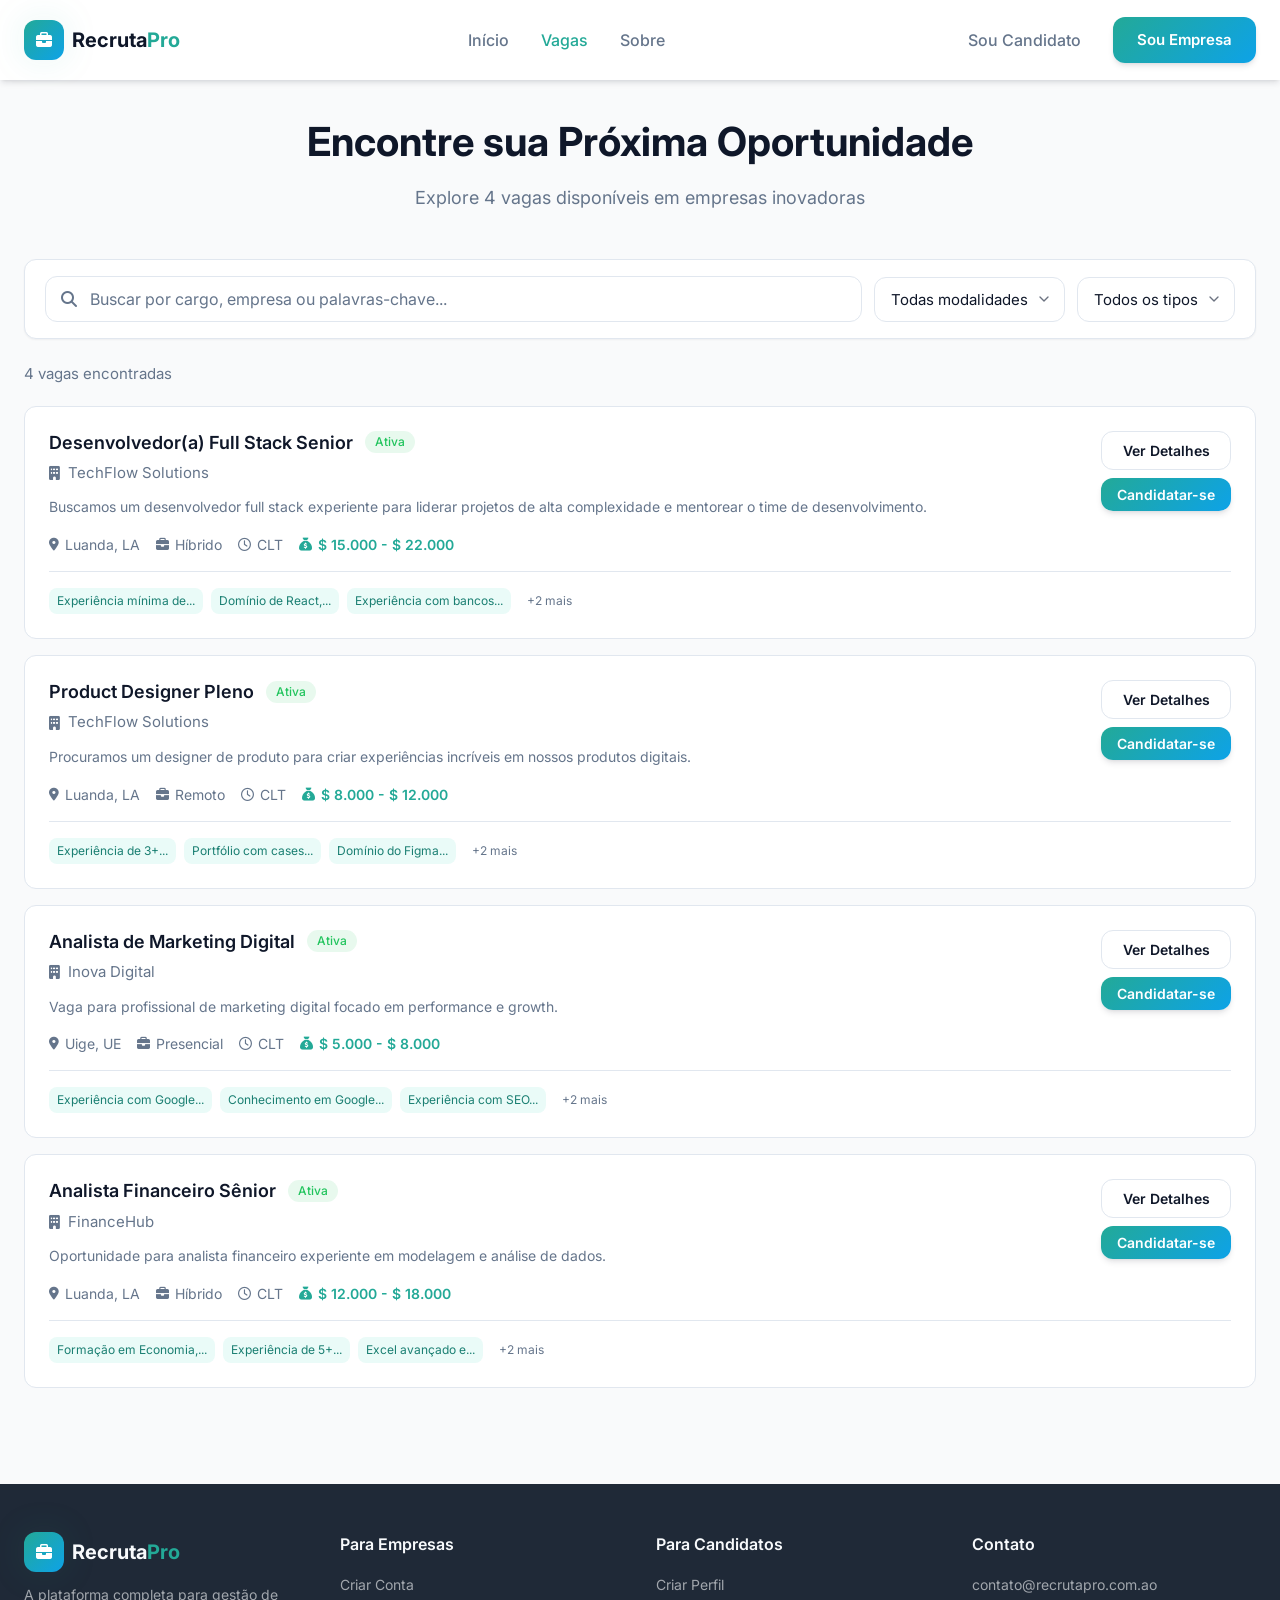
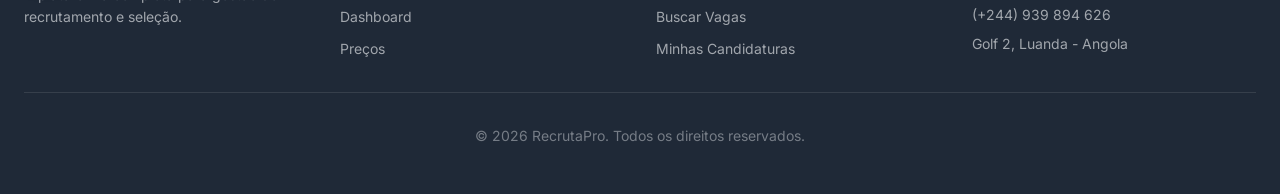
<file: frontEnd/paginas/vagas.html>
<!DOCTYPE html>
<html lang="pt-br">

<head>
    <meta charset="UTF-8">
    <meta name="viewport" content="width=device-width, initial-scale=1.0">
    <title>Vagas — Recruta-Pro</title>
    <meta name="description" content="Encontre sua próxima oportunidade de emprego no RecrutaPro.">
    <meta name="author" content="Zassala Mário">
    <meta property="og:title" content="Vagas — Recruta-Pro">
    <meta property="og:description" content="Explore centenas de vagas em empresas inovadoras.">
    <meta property="og:type" content="website">

    <!-- Google Fonts -->
    <link rel="preconnect" href="https://fonts.googleapis.com">
    <link rel="preconnect" href="https://fonts.gstatic.com" crossorigin>
    <link href="https://fonts.googleapis.com/css2?family=Inter:wght@400;500;600;700;800&display=swap" rel="stylesheet">

    <!-- Font Awesome -->
    <link rel="stylesheet" href="https://cdnjs.cloudflare.com/ajax/libs/font-awesome/6.5.0/css/all.min.css">

    <!-- Estilos da página -->
    <link rel="stylesheet" href="../css/vagas.css">
</head>

<body>

    <!-- ========== CABEÇALHO ========== -->
    <header class="cabecalho" id="cabecalho">
        <div class="container">
            <div class="cabecalho_interno">

                <!-- Logo -->
                <a href="../index.html" class="cabecalho_logo">
                    <div class="logo_icone">
                        <i class="fa-solid fa-briefcase"></i>
                    </div>
                    <span class="logo_texto">Recruta<span class="logo_destaque">Pro</span></span>
                </a>

                <!-- Navegação Desktop -->
                <nav class="cabecalho_nav" id="nav_desktop">
                    <a href="../index.html" class="nav_link">Início</a>
                    <a href="vagas.html" class="nav_link nav_link_ativo">Vagas</a>
                    <a href="#" class="nav_link">Sobre</a>
                </nav>

                <!-- Botões Desktop -->
                <div class="cabecalho_acoes" id="acoes_desktop">
                    <a href="criar_perfil.html" class="btn_fantasma">Sou Candidato</a>
                    <a href="#" class="btn_primario">Sou Empresa</a>
                </div>

                <!-- Botão Menu Mobile -->
                <button class="cabecalho_menu_btn" id="btn_menu_mobile" aria-label="Abrir menu">
                    <i class="fa-solid fa-bars" id="icone_menu"></i>
                </button>

            </div>
        </div>

        <!-- Menu Mobile -->
        <div class="menu_mobile" id="menu_mobile">
            <nav class="menu_mobile_nav">
                <a href="../index.html" class="nav_link">Início</a>
                <a href="vagas.html" class="nav_link nav_link_ativo">Vagas</a>
                <a href="#" class="nav_link">Sobre</a>
            </nav>
            <div class="menu_mobile_acoes">
                <a href="criar_perfil.html" class="btn_fantasma btn_bloco">Sou Candidato</a>
                <a href="#" class="btn_primario btn_bloco">Sou Empresa</a>
            </div>
        </div>
    </header>

    <!-- ========== CONTEÚDO PRINCIPAL ========== -->
    <main class="pagina_principal">
        <div class="container">

            <!-- Título da página -->
            <div class="pagina_cabecalho">
                <h1 class="pagina_titulo">Encontre sua Próxima Oportunidade</h1>
                <p class="pagina_subtitulo" id="contador_vagas">Explore 4 vagas disponíveis em empresas inovadoras</p>
            </div>

            <!-- ========== BARRA DE BUSCA E FILTROS ========== -->
            <div class="busca_painel">
                <div class="busca_linha">

                    <!-- Campo de busca -->
                    <div class="busca_campo_wrapper">
                        <i class="fa-solid fa-magnifying-glass busca_icone"></i>
                        <input type="text" id="campo_busca" class="campo_texto busca_input"
                            placeholder="Buscar por cargo, empresa ou palavras-chave..." autocomplete="off">
                    </div>

                    <!-- Botão filtros mobile -->
                    <button class="btn_contorno btn_filtros_mobile" id="btn_filtros_mobile">
                        <i class="fa-solid fa-sliders"></i>
                        Filtros
                    </button>

                    <!-- Selects (desktop) -->
                    <div class="filtros_selects" id="filtros_selects">
                        <select class="campo_select" id="filtro_modalidade">
                            <option value="todos">Todas modalidades</option>
                            <option value="Remoto">Remoto</option>
                            <option value="Presencial">Presencial</option>
                            <option value="Híbrido">Híbrido</option>
                        </select>
                        <select class="campo_select" id="filtro_tipo">
                            <option value="todos">Todos os tipos</option>
                            <option value="CLT">CLT</option>
                            <option value="PJ">PJ</option>
                            <option value="Estágio">Estágio</option>
                            <option value="Freelance">Freelance</option>
                        </select>
                    </div>
                </div>

                <!-- Filtros expandidos mobile -->
                <div class="filtros_mobile_expandidos" id="filtros_mobile_expandidos">
                    <select class="campo_select" id="filtro_modalidade_mobile">
                        <option value="todos">Todas modalidades</option>
                        <option value="Remoto">Remoto</option>
                        <option value="Presencial">Presencial</option>
                        <option value="Híbrido">Híbrido</option>
                    </select>
                    <select class="campo_select" id="filtro_tipo_mobile">
                        <option value="todos">Todos os tipos</option>
                        <option value="CLT">CLT</option>
                        <option value="PJ">PJ</option>
                        <option value="Estágio">Estágio</option>
                        <option value="Freelance">Freelance</option>
                    </select>
                </div>
            </div>

            <!-- Contador de resultados -->
            <div class="resultados_contador">
                <p class="resultados_texto" id="texto_resultados">4 vagas encontradas</p>
            </div>

            <!-- ========== LISTA DE VAGAS ========== -->
            <div class="vagas_lista" id="vagas_lista">

                <article class="vaga_card cartao_hover" data-modalidade="Híbrido" data-tipo="CLT">
                    <div class="vaga_card_topo">
                        <div class="vaga_info">

                            <!-- Título e status -->
                            <div class="vaga_titulo_linha">
                                <a href="#" class="vaga_titulo_link">Desenvolvedor(a) Full Stack Senior</a>
                                <span class="status_emblema status_ativa">Ativa</span>
                            </div>

                            <!-- Empresa -->
                            <div class="vaga_empresa">
                                <i class="fa-solid fa-building"></i>
                                <span>TechFlow Solutions</span>
                            </div>

                            <!-- Descrição -->
                            <p class="vaga_descricao">
                                Buscamos um desenvolvedor full stack experiente para liderar projetos de alta
                                complexidade e mentorear o time de desenvolvimento.
                            </p>

                            <!-- Metadados -->
                            <div class="vaga_meta">
                                <div class="vaga_meta_item">
                                    <i class="fa-solid fa-location-dot"></i>
                                    <span>Luanda, LA</span>
                                </div>
                                <div class="vaga_meta_item">
                                    <i class="fa-solid fa-briefcase"></i>
                                    <span>Híbrido</span>
                                </div>
                                <div class="vaga_meta_item">
                                    <i class="fa-regular fa-clock"></i>
                                    <span>CLT</span>
                                </div>
                                <div class="vaga_meta_item vaga_meta_salario">
                                    <i class="fa-solid fa-sack-dollar"></i>
                                    <span>$ 15.000 - $ 22.000</span>
                                </div>
                            </div>
                        </div>

                        <!-- Ações -->
                        <div class="vaga_acoes">
                            <a href="vaga_detalhe.html" class="btn_contorno btn_pequeno">Ver Detalhes</a>
                            <button class="btn_primario btn_pequeno">Candidatar-se</button>
                        </div>
                    </div>

                    <!-- Tags de requisitos -->
                    <div class="vaga_tags">
                        <span class="tag_requisito">Experiência mínima de...</span>
                        <span class="tag_requisito">Domínio de React,...</span>
                        <span class="tag_requisito">Experiência com bancos...</span>
                        <span class="tag_mais">+2 mais</span>
                    </div>
                </article>

                <article class="vaga_card cartao_hover" data-modalidade="Remoto" data-tipo="CLT">
                    <div class="vaga_card_topo">
                        <div class="vaga_info">

                            <div class="vaga_titulo_linha">
                                <a href="#" class="vaga_titulo_link">Product Designer Pleno</a>
                                <span class="status_emblema status_ativa">Ativa</span>
                            </div>

                            <div class="vaga_empresa">
                                <i class="fa-solid fa-building"></i>
                                <span>TechFlow Solutions</span>
                            </div>

                            <p class="vaga_descricao">
                                Procuramos um designer de produto para criar experiências incríveis em nossos produtos
                                digitais.
                            </p>

                            <div class="vaga_meta">
                                <div class="vaga_meta_item">
                                    <i class="fa-solid fa-location-dot"></i>
                                    <span>Luanda, LA</span>
                                </div>
                                <div class="vaga_meta_item">
                                    <i class="fa-solid fa-briefcase"></i>
                                    <span>Remoto</span>
                                </div>
                                <div class="vaga_meta_item">
                                    <i class="fa-regular fa-clock"></i>
                                    <span>CLT</span>
                                </div>
                                <div class="vaga_meta_item vaga_meta_salario">
                                    <i class="fa-solid fa-sack-dollar"></i>
                                    <span>$ 8.000 - $ 12.000</span>
                                </div>
                            </div>
                        </div>

                        <div class="vaga_acoes">
                            <a href="#" class="btn_contorno btn_pequeno">Ver Detalhes</a>
                            <button class="btn_primario btn_pequeno">Candidatar-se</button>
                        </div>
                    </div>

                    <div class="vaga_tags">
                        <span class="tag_requisito">Experiência de 3+...</span>
                        <span class="tag_requisito">Portfólio com cases...</span>
                        <span class="tag_requisito">Domínio do Figma...</span>
                        <span class="tag_mais">+2 mais</span>
                    </div>
                </article>

                <article class="vaga_card cartao_hover" data-modalidade="Presencial" data-tipo="CLT">
                    <div class="vaga_card_topo">
                        <div class="vaga_info">

                            <div class="vaga_titulo_linha">
                                <a href="#" class="vaga_titulo_link">Analista de Marketing Digital</a>
                                <span class="status_emblema status_ativa">Ativa</span>
                            </div>

                            <div class="vaga_empresa">
                                <i class="fa-solid fa-building"></i>
                                <span>Inova Digital</span>
                            </div>

                            <p class="vaga_descricao">
                                Vaga para profissional de marketing digital focado em performance e growth.
                            </p>

                            <div class="vaga_meta">
                                <div class="vaga_meta_item">
                                    <i class="fa-solid fa-location-dot"></i>
                                    <span>Uige, UE</span>
                                </div>
                                <div class="vaga_meta_item">
                                    <i class="fa-solid fa-briefcase"></i>
                                    <span>Presencial</span>
                                </div>
                                <div class="vaga_meta_item">
                                    <i class="fa-regular fa-clock"></i>
                                    <span>CLT</span>
                                </div>
                                <div class="vaga_meta_item vaga_meta_salario">
                                    <i class="fa-solid fa-sack-dollar"></i>
                                    <span>$ 5.000 - $ 8.000</span>
                                </div>
                            </div>
                        </div>

                        <div class="vaga_acoes">
                            <a href="#" class="btn_contorno btn_pequeno">Ver Detalhes</a>
                            <button class="btn_primario btn_pequeno">Candidatar-se</button>
                        </div>
                    </div>

                    <div class="vaga_tags">
                        <span class="tag_requisito">Experiência com Google...</span>
                        <span class="tag_requisito">Conhecimento em Google...</span>
                        <span class="tag_requisito">Experiência com SEO...</span>
                        <span class="tag_mais">+2 mais</span>
                    </div>
                </article>


                <article class="vaga_card cartao_hover" data-modalidade="Híbrido" data-tipo="CLT">
                    <div class="vaga_card_topo">
                        <div class="vaga_info">

                            <div class="vaga_titulo_linha">
                                <a href="#" class="vaga_titulo_link">Analista Financeiro Sênior</a>
                                <span class="status_emblema status_ativa">Ativa</span>
                            </div>

                            <div class="vaga_empresa">
                                <i class="fa-solid fa-building"></i>
                                <span>FinanceHub</span>
                            </div>

                            <p class="vaga_descricao">
                                Oportunidade para analista financeiro experiente em modelagem e análise de dados.
                            </p>

                            <div class="vaga_meta">
                                <div class="vaga_meta_item">
                                    <i class="fa-solid fa-location-dot"></i>
                                    <span>Luanda, LA</span>
                                </div>
                                <div class="vaga_meta_item">
                                    <i class="fa-solid fa-briefcase"></i>
                                    <span>Híbrido</span>
                                </div>
                                <div class="vaga_meta_item">
                                    <i class="fa-regular fa-clock"></i>
                                    <span>CLT</span>
                                </div>
                                <div class="vaga_meta_item vaga_meta_salario">
                                    <i class="fa-solid fa-sack-dollar"></i>
                                    <span>$ 12.000 - $ 18.000</span>
                                </div>
                            </div>
                        </div>

                        <div class="vaga_acoes">
                            <a href="#" class="btn_contorno btn_pequeno">Ver Detalhes</a>
                            <button class="btn_primario btn_pequeno">Candidatar-se</button>
                        </div>
                    </div>

                    <div class="vaga_tags">
                        <span class="tag_requisito">Formação em Economia,...</span>
                        <span class="tag_requisito">Experiência de 5+...</span>
                        <span class="tag_requisito">Excel avançado e...</span>
                        <span class="tag_mais">+2 mais</span>
                    </div>
                </article>

            </div>

            <!-- Estado vazio (sem resultados) -->
            <div class="sem_resultados" id="sem_resultados">
                <i class="fa-solid fa-magnifying-glass sem_resultados_icone"></i>
                <h3 class="sem_resultados_titulo">Nenhuma vaga encontrada</h3>
                <p class="sem_resultados_descricao">Tente ajustar os filtros ou use outros termos de busca.</p>
                <button class="btn_primario" id="btn_limpar_filtros">
                    <i class="fa-solid fa-rotate-left"></i>
                    Limpar filtros
                </button>
            </div>

        </div>
    </main>

    <!-- ========== RODAPÉ ========== -->
    <footer class="rodape">
        <div class="container">
            <div class="rodape_grade">

                <!-- Marca -->
                <div class="rodape_coluna">
                    <a href="../index.html" class="rodape_logo">
                        <div class="logo_icone">
                            <i class="fa-solid fa-briefcase"></i>
                        </div>
                        <span class="logo_texto">Recruta<span class="logo_destaque">Pro</span></span>
                    </a>
                    <p class="rodape_descricao">A plataforma completa para gestão de recrutamento e seleção.</p>
                </div>

                <!-- Para Empresas -->
                <div class="rodape_coluna">
                    <h4 class="rodape_titulo_coluna">Para Empresas</h4>
                    <ul class="rodape_lista">
                        <li><a href="#" class="rodape_link">Criar Conta</a></li>
                        <li><a href="#" class="rodape_link">Dashboard</a></li>
                        <li><a href="#" class="rodape_link">Preços</a></li>
                    </ul>
                </div>

                <!-- Para Candidatos -->
                <div class="rodape_coluna">
                    <h4 class="rodape_titulo_coluna">Para Candidatos</h4>
                    <ul class="rodape_lista">
                        <li><a href="criar_perfil.html" class="rodape_link">Criar Perfil</a></li>
                        <li><a href="vagas.html" class="rodape_link">Buscar Vagas</a></li>
                        <li><a href="#" class="rodape_link">Minhas Candidaturas</a></li>
                    </ul>
                </div>

                <!-- Contato -->
                <div class="rodape_coluna">
                    <h4 class="rodape_titulo_coluna">Contato</h4>
                    <ul class="rodape_lista">
                        <li><a href="mailto:contato@recrutapro.com.br" class="rodape_link">contato@recrutapro.com.ao</a>
                        </li>
                        <li class="rodape_info">(+244) 939 894 626</li>
                        <li class="rodape_info">Golf 2, Luanda - Angola</li>
                    </ul>
                </div>

            </div>

            <div class="rodape_conteudo">
                © 2026 RecrutaPro. Todos os direitos reservados.
            </div>
        </div>
    </footer>

    <script src="../js/vagas.js"></script>
</body>

</html>
</file>
<file: css/index.css>
/* ============================================================
   index.css — RecrutaPro
   ============================================================ */

/* ---- Variáveis de design ---- */
:root {
    --fundo: hsl(210, 20%, 98%);
    --primeiro_plano: hsl(222, 47%, 11%);

    --cartao: hsl(0, 0%, 100%);
    --cartao_frente: hsl(222, 47%, 11%);

    --primario: hsl(172, 66%, 40%);
    --primario_frente: hsl(0, 0%, 100%);

    --secundario: hsl(215, 28%, 17%);
    --secundario_frente: hsl(210, 40%, 98%);

    --mudo: hsl(214, 32%, 91%);
    --mudo_frente: hsl(215, 16%, 47%);

    --acento: hsl(172, 66%, 95%);
    --acento_frente: hsl(172, 66%, 30%);

    --destructivo: hsl(0, 84%, 60%);
    --sucesso: hsl(142, 71%, 45%);
    --sucesso_frente: hsl(0, 0%, 100%);
    --aviso: hsl(38, 92%, 50%);
    --info: hsl(199, 89%, 48%);

    --borda: hsl(214, 32%, 91%);
    --raio: 0.75rem;

    --gradiente_primario: linear-gradient(135deg, hsl(172, 66%, 40%) 0%, hsl(199, 89%, 48%) 100%);
    --gradiente_hero: linear-gradient(135deg, hsl(222, 47%, 11%) 0%, hsl(215, 28%, 17%) 50%, hsl(222, 47%, 11%) 100%);

    --sombra_sm: 0 1px 2px 0 hsl(222 47% 11% / 0.05);
    --sombra_md: 0 4px 6px -1px hsl(222 47% 11% / 0.1), 0 2px 4px -2px hsl(222 47% 11% / 0.1);
    --sombra_lg: 0 10px 15px -3px hsl(222 47% 11% / 0.1), 0 4px 6px -4px hsl(222 47% 11% / 0.1);
    --sombra_brilho: 0 0 40px -10px hsl(172 66% 40% / 0.4);
}

/* ---- Reset ---- */
*,
*::before,
*::after {
    box-sizing: border-box;
    margin: 0;
    padding: 0;
    border: 0 solid var(--borda);
}

html {
    line-height: 1.5;
    -webkit-text-size-adjust: 100%;
    scroll-behavior: smooth;
    -webkit-tap-highlight-color: transparent;
}

body {
    font-family: 'Inter', system-ui, sans-serif;
    background-color: var(--fundo);
    color: var(--primeiro_plano);
    -webkit-font-smoothing: antialiased;
    -moz-osx-font-smoothing: grayscale;
}

a {
    color: inherit;
    text-decoration: none;
}

ul,
ol {
    list-style: none;
}

img,
svg,
video {
    display: block;
    max-width: 100%;
}

button {
    cursor: pointer;
    background: none;
    font-family: inherit;
}

/* ---- Container ---- */
.container {
    width: 100%;
    max-width: 1400px;
    margin: 0 auto;
    padding: 0 1.5rem;
}

/* ============================================================
   UTILITÁRIOS
   ============================================================ */

.gradiente_primario {
    background: var(--gradiente_primario);
}

.gradiente_hero {
    background: var(--gradiente_hero);
}

.texto_gradiente {
    background: var(--gradiente_primario);
    -webkit-background-clip: text;
    -webkit-text-fill-color: transparent;
    background-clip: text;
}

.sombra_brilho {
    box-shadow: var(--sombra_brilho);
}

.destaque_bloco {
    display: block;
}

.btn_bloco {
    width: 100%;
    justify-content: center;
}

/* ---- Ícones coloridos ---- */
.icone_primario {
    color: var(--primario);
}

.icone_sucesso {
    color: var(--sucesso);
}

/* ---- Cartão com hover ---- */
.cartao_hover {
    transition: transform 0.3s ease, box-shadow 0.3s ease;
}

.cartao_hover:hover {
    transform: translateY(-4px);
    box-shadow: var(--sombra_lg);
}

/* ============================================================
   BOTÕES
   ============================================================ */

.btn_primario {
    display: inline-flex;
    align-items: center;
    justify-content: center;
    gap: 0.5rem;
    padding: 0.75rem 1.5rem;
    border-radius: var(--raio);
    background: var(--gradiente_primario);
    color: var(--primario_frente);
    font-weight: 600;
    box-shadow: var(--sombra_md);
    transition: box-shadow 0.2s ease, transform 0.2s ease;
    cursor: pointer;
}

.btn_primario:hover {
    box-shadow: var(--sombra_brilho);
    transform: scale(1.02);
}

.btn_primario:active {
    transform: scale(0.98);
}

.btn_primario.btn_grande {
    font-size: 1.125rem;
    padding: 0.875rem 2rem;
}

.btn_secundario {
    display: inline-flex;
    align-items: center;
    justify-content: center;
    gap: 0.5rem;
    padding: 0.75rem 1.5rem;
    border-radius: var(--raio);
    background-color: var(--secundario);
    color: var(--secundario_frente);
    font-weight: 600;
    transition: background-color 0.2s ease;
    cursor: pointer;
}

.btn_secundario:hover {
    background-color: hsl(215, 28%, 22%);
}

.btn_contorno {
    display: inline-flex;
    align-items: center;
    justify-content: center;
    gap: 0.5rem;
    padding: 0.75rem 1.5rem;
    border-radius: var(--raio);
    border: 2px solid var(--borda);
    color: var(--primeiro_plano);
    font-weight: 600;
    background: transparent;
    transition: border-color 0.2s ease, background-color 0.2s ease;
    cursor: pointer;
}

.btn_contorno:hover {
    border-color: var(--primario);
    background-color: var(--acento);
}

.btn_contorno.btn_borda_claro {
    border-color: hsl(210, 40%, 98%, 0.2);
    color: var(--secundario_frente);
}

.btn_contorno.btn_borda_claro:hover {
    background-color: hsl(210, 40%, 98%, 0.1);
    border-color: hsl(210, 40%, 98%, 0.3);
}

.btn_contorno.btn_borda_claro_cta {
    border-color: hsl(210, 40%, 98%, 0.2);
    color: var(--secundario_frente);
    font-size: 1.125rem;
    padding: 0.875rem 2rem;
}

.btn_contorno.btn_borda_claro_cta:hover {
    background-color: hsl(210, 40%, 98%, 0.1);
}

.btn_fantasma {
    display: inline-flex;
    align-items: center;
    justify-content: center;
    gap: 0.5rem;
    padding: 0.5rem 1rem;
    border-radius: var(--raio);
    color: var(--mudo_frente);
    font-weight: 500;
    background: transparent;
    transition: background-color 0.2s ease, color 0.2s ease;
    cursor: pointer;
}

.btn_fantasma:hover {
    background-color: var(--acento);
    color: var(--primeiro_plano);
}

/* ============================================================
   CABEÇALHO
   ============================================================ */

.cabecalho {
    position: fixed;
    top: 0;
    left: 0;
    right: 0;
    z-index: 50;
    background-color: hsl(215, 28%, 17%, 0.95);
    backdrop-filter: blur(12px);
    -webkit-backdrop-filter: blur(12px);
    transition: background-color 0.3s ease, box-shadow 0.3s ease;
}

.cabecalho.rolando {
    box-shadow: var(--sombra_md);
}

.cabecalho_interno {
    display: flex;
    align-items: center;
    justify-content: space-between;
    height: 4rem;
    gap: 1rem;
}

@media (min-width: 768px) {
    .cabecalho_interno {
        height: 5rem;
    }
}

/* Logo */
.cabecalho_logo,
.rodape_logo {
    display: flex;
    align-items: center;
    gap: 0.5rem;
    flex-shrink: 0;
}

.logo_icone {
    display: flex;
    align-items: center;
    justify-content: center;
    width: 2.5rem;
    height: 2.5rem;
    border-radius: 0.75rem;
    background: var(--gradiente_primario);
    box-shadow: var(--sombra_brilho);
    color: #fff;
    font-size: 1rem;
    transition: transform 0.2s ease;
    flex-shrink: 0;
}

.cabecalho_logo:hover .logo_icone {
    transform: scale(1.05);
}

.logo_texto {
    font-size: 1.25rem;
    font-weight: 700;
    color: var(--secundario_frente);
}

.logo_destaque {
    color: var(--primario);
}

/* Nav Desktop */
.cabecalho_nav {
    display: none;
    align-items: center;
    gap: 2rem;
}

@media (min-width: 768px) {
    .cabecalho_nav {
        display: flex;
    }
}

.nav_link {
    font-weight: 500;
    color: hsl(210, 40%, 98%, 0.8);
    transition: color 0.2s ease;
}

.nav_link:hover {
    color: var(--primario);
}

/* Ações Desktop */
.cabecalho_acoes {
    display: none;
    align-items: center;
    gap: 1rem;
}

@media (min-width: 768px) {
    .cabecalho_acoes {
        display: flex;
    }
}

/* Botão menu mobile */
.cabecalho_menu_btn {
    display: flex;
    align-items: center;
    justify-content: center;
    padding: 0.5rem;
    color: var(--secundario_frente);
    font-size: 1.25rem;
    border-radius: var(--raio);
    transition: background-color 0.2s;
}

.cabecalho_menu_btn:hover {
    background-color: hsl(210, 40%, 98%, 0.1);
}

@media (min-width: 768px) {
    .cabecalho_menu_btn {
        display: none;
    }
}

/* Menu Mobile */
.menu_mobile {
    display: none;
    flex-direction: column;
    gap: 0.5rem;
    padding: 1rem 1.5rem 1.5rem;
    border-top: 1px solid hsl(210, 40%, 98%, 0.1);
    background-color: hsl(215, 28%, 14%);
    animation: deslizar_baixo 0.25s ease;
}

.menu_mobile.aberto {
    display: flex;
}

.menu_mobile_nav {
    display: flex;
    flex-direction: column;
    gap: 0.25rem;
}

.menu_mobile_nav .nav_link {
    padding: 0.625rem 0.75rem;
    border-radius: var(--raio);
    font-size: 1rem;
}

.menu_mobile_nav .nav_link:hover {
    background-color: hsl(210, 40%, 98%, 0.08);
}

.menu_mobile_acoes {
    display: flex;
    flex-direction: column;
    gap: 0.75rem;
    margin-top: 0.75rem;
    padding-top: 0.75rem;
    border-top: 1px solid hsl(210, 40%, 98%, 0.1);
}

@keyframes deslizar_baixo {
    from {
        opacity: 0;
        transform: translateY(-8px);
    }

    to {
        opacity: 1;
        transform: translateY(0);
    }
}

/* ============================================================
   HERO
   ============================================================ */

.hero_secao {
    background: var(--gradiente_hero);
    min-height: 100vh;
    display: flex;
    align-items: center;
    padding-top: 5rem;
}

.hero_grade {
    display: grid;
    gap: 3rem;
    align-items: center;
    padding: 5rem 0;
}

@media (min-width: 1024px) {
    .hero_grade {
        grid-template-columns: 1fr 1fr;
    }
}

.hero_conteudo {
    text-align: center;
}

@media (min-width: 1024px) {
    .hero_conteudo {
        text-align: left;
    }
}

.hero_titulo {
    font-size: clamp(2.25rem, 5vw, 3.75rem);
    font-weight: 800;
    color: var(--secundario_frente);
    line-height: 1.1;
    margin-bottom: 1.5rem;
}

.hero_descricao {
    font-size: clamp(1rem, 2vw, 1.25rem);
    color: hsl(210, 40%, 98%, 0.7);
    margin-bottom: 2rem;
    max-width: 36rem;
    margin-left: auto;
    margin-right: auto;
}

@media (min-width: 1024px) {
    .hero_descricao {
        margin-left: 0;
        margin-right: 0;
    }
}

.hero_botoes {
    display: flex;
    flex-direction: column;
    gap: 1rem;
    justify-content: center;
    margin-bottom: 2rem;
}

@media (min-width: 640px) {
    .hero_botoes {
        flex-direction: row;
    }
}

@media (min-width: 1024px) {
    .hero_botoes {
        justify-content: flex-start;
    }
}

.hero_selos {
    display: flex;
    align-items: center;
    gap: 1.5rem;
    justify-content: center;
    color: hsl(210, 40%, 98%, 0.6);
    font-size: 0.875rem;
    flex-wrap: wrap;
}

@media (min-width: 1024px) {
    .hero_selos {
        justify-content: flex-start;
    }
}

.hero_selo_item {
    display: flex;
    align-items: center;
    gap: 0.5rem;
}

/* Hero Card Mockup */
.hero_card_wrapper {
    display: none;
    position: relative;
}

@media (min-width: 1024px) {
    .hero_card_wrapper {
        display: block;
    }
}

.hero_card {
    background-color: hsl(210, 40%, 98%, 0.08);
    backdrop-filter: blur(16px);
    -webkit-backdrop-filter: blur(16px);
    border-radius: 1rem;
    padding: 1.5rem;
    border: 1px solid hsl(210, 40%, 98%, 0.1);
    box-shadow: 0 25px 50px -12px hsl(222, 47%, 11%, 0.5);
}

.hero_card_dots {
    display: flex;
    gap: 0.5rem;
    margin-bottom: 1.5rem;
}

.ponto {
    width: 0.75rem;
    height: 0.75rem;
    border-radius: 50%;
    display: block;
}

.ponto_vermelho {
    background-color: var(--destructivo);
}

.ponto_amarelo {
    background-color: var(--aviso);
}

.ponto_verde {
    background-color: var(--sucesso);
}

.hero_card_corpo {
    display: flex;
    flex-direction: column;
    gap: 1rem;
}

.mockup_cabecalho {
    display: flex;
    align-items: center;
    gap: 1rem;
}

.mockup_icone_box {
    width: 3rem;
    height: 3rem;
    border-radius: 0.75rem;
    background: var(--gradiente_primario);
    display: flex;
    align-items: center;
    justify-content: center;
    color: #fff;
    font-size: 1.25rem;
    flex-shrink: 0;
}

.mockup_cabecalho_textos {
    display: flex;
    flex-direction: column;
    gap: 0.5rem;
    flex: 1;
}

.mockup_linha {
    height: 0.75rem;
    border-radius: 4px;
    background-color: hsl(210, 40%, 98%, 0.12);
}

.mockup_linha_larga {
    width: 8rem;
}

.mockup_linha_media {
    width: 6rem;
}

.mockup_linha_curta {
    width: 4rem;
}

.mockup_stats {
    display: grid;
    grid-template-columns: repeat(3, 1fr);
    gap: 0.75rem;
}

.mockup_stat_item {
    background-color: hsl(210, 40%, 98%, 0.05);
    border-radius: 0.5rem;
    padding: 1rem;
    display: flex;
    flex-direction: column;
    gap: 0.5rem;
}

.mockup_stat_numero {
    height: 2rem;
    width: 3rem;
    background-color: hsl(172, 66%, 40%, 0.3);
    border-radius: 4px;
}

.mockup_lista {
    display: flex;
    flex-direction: column;
    gap: 0.5rem;
}

.mockup_lista_item {
    display: flex;
    align-items: center;
    gap: 0.75rem;
    background-color: hsl(210, 40%, 98%, 0.05);
    border-radius: 0.5rem;
    padding: 0.75rem;
}

.mockup_avatar {
    width: 2rem;
    height: 2rem;
    border-radius: 50%;
    background-color: hsl(172, 66%, 40%, 0.2);
    flex-shrink: 0;
}

.mockup_lista_textos {
    flex: 1;
    display: flex;
    flex-direction: column;
    gap: 0.25rem;
}

.mockup_badge_verde {
    width: 4rem;
    height: 1.5rem;
    border-radius: 9999px;
    background-color: hsl(142, 71%, 45%, 0.2);
    flex-shrink: 0;
}

/* Badges flutuantes */
.badge_flutuante {
    position: absolute;
    padding: 0.5rem 1rem;
    border-radius: 9999px;
    font-size: 0.875rem;
    font-weight: 500;
    box-shadow: var(--sombra_lg);
    display: flex;
    align-items: center;
    gap: 0.5rem;
    white-space: nowrap;
}

.badge_flutuante_topo {
    top: -1rem;
    right: -1rem;
    background-color: var(--sucesso);
    color: var(--sucesso_frente);
    animation: pulsar 2s ease-in-out infinite;
}

.badge_flutuante_baixo {
    bottom: -1rem;
    left: -1rem;
    background-color: var(--cartao);
    color: var(--primeiro_plano);
}

@keyframes pulsar {

    0%,
    100% {
        box-shadow: 0 0 0 0 hsl(142, 71%, 45%, 0.4);
    }

    50% {
        box-shadow: 0 0 0 8px hsl(142, 71%, 45%, 0);
    }
}

/* ============================================================
   NÚMEROS / STATS
   ============================================================ */

.numeros_secao {
    padding: 4rem 0;
    background-color: var(--acento);
}

.numeros_grade {
    display: grid;
    grid-template-columns: repeat(2, 1fr);
    gap: 2rem;
}

@media (min-width: 768px) {
    .numeros_grade {
        grid-template-columns: repeat(4, 1fr);
    }
}

.numero_item {
    text-align: center;
}

.numero_valor {
    font-size: clamp(1.875rem, 4vw, 2.25rem);
    font-weight: 700;
}

.numero_label {
    margin-top: 0.5rem;
    color: var(--mudo_frente);
}

/* ============================================================
   FUNCIONALIDADES
   ============================================================ */

.funcionalidades_secao {
    padding: 5rem 0;
    background-color: var(--fundo);
}

.secao_cabecalho {
    text-align: center;
    margin-bottom: 4rem;
}

.secao_titulo {
    font-size: clamp(1.875rem, 4vw, 2.25rem);
    font-weight: 700;
    color: var(--primeiro_plano);
    margin-bottom: 1rem;
}

.secao_subtitulo {
    max-width: 42rem;
    margin: 0 auto;
    font-size: 1.125rem;
    color: var(--mudo_frente);
}

.funcionalidades_grade {
    display: grid;
    gap: 2rem;
}

@media (min-width: 768px) {
    .funcionalidades_grade {
        grid-template-columns: repeat(2, 1fr);
    }
}

@media (min-width: 1024px) {
    .funcionalidades_grade {
        grid-template-columns: repeat(4, 1fr);
    }
}

.funcionalidade_card {
    background-color: var(--cartao);
    border-radius: 0.75rem;
    padding: 1.5rem;
    border: 1px solid var(--borda);
}

.funcionalidade_icone {
    width: 3.5rem;
    height: 3.5rem;
    border-radius: 0.75rem;
    background: var(--gradiente_primario);
    display: flex;
    align-items: center;
    justify-content: center;
    color: #fff;
    font-size: 1.375rem;
    margin-bottom: 1rem;
}

.funcionalidade_titulo {
    font-size: 1.25rem;
    font-weight: 600;
    color: var(--primeiro_plano);
    margin-bottom: 0.5rem;
}

.funcionalidade_descricao {
    color: var(--mudo_frente);
    line-height: 1.6;
}

/* ============================================================
   PÚBLICO (EMPRESAS / CANDIDATOS)
   ============================================================ */

.publico_secao {
    padding: 5rem 0;
    background-color: hsl(214, 32%, 91%, 0.3);
}

.publico_grade {
    display: grid;
    gap: 2rem;
}

@media (min-width: 768px) {
    .publico_grade {
        grid-template-columns: repeat(2, 1fr);
    }
}

.publico_card {
    background-color: var(--cartao);
    border-radius: 1rem;
    padding: 2rem;
    border: 1px solid var(--borda);
}

.publico_card_destaque {
    background: linear-gradient(135deg, hsl(172, 66%, 40%, 0.08) 0%, var(--acento) 100%);
    border-color: hsl(172, 66%, 40%, 0.2);
}

.publico_icone_box {
    width: 4rem;
    height: 4rem;
    border-radius: 0.75rem;
    display: flex;
    align-items: center;
    justify-content: center;
    color: #fff;
    font-size: 1.75rem;
    margin-bottom: 1.5rem;
}

.publico_icone_escuro {
    background-color: var(--secundario);
    color: var(--secundario_frente);
}

.publico_titulo {
    font-size: 1.5rem;
    font-weight: 700;
    color: var(--primeiro_plano);
    margin-bottom: 1rem;
}

.publico_lista {
    display: flex;
    flex-direction: column;
    gap: 0.75rem;
    margin-bottom: 2rem;
}

.publico_lista_item {
    display: flex;
    align-items: center;
    gap: 0.75rem;
    color: var(--mudo_frente);
}

.publico_lista_item i {
    font-size: 1.125rem;
    flex-shrink: 0;
}

/* ============================================================
   DEPOIMENTOS
   ============================================================ */

.depoimentos_secao {
    padding: 5rem 0;
    background-color: var(--fundo);
}

.depoimentos_grade {
    display: grid;
    gap: 1.5rem;
}

@media (min-width: 768px) {
    .depoimentos_grade {
        grid-template-columns: repeat(3, 1fr);
    }
}

.depoimento_card {
    background-color: var(--cartao);
    border-radius: 0.75rem;
    padding: 1.5rem;
    border: 1px solid var(--borda);
}

.depoimento_estrelas {
    display: flex;
    gap: 0.25rem;
    margin-bottom: 1rem;
    color: var(--aviso);
}

.depoimento_texto {
    color: var(--primeiro_plano);
    font-style: italic;
    margin-bottom: 1.5rem;
    line-height: 1.65;
}

.depoimento_autor {
    display: flex;
    align-items: center;
    gap: 0.75rem;
}

.depoimento_avatar {
    width: 2.5rem;
    height: 2.5rem;
    border-radius: 50%;
    background-color: var(--acento);
    color: var(--acento_frente);
    display: flex;
    align-items: center;
    justify-content: center;
    font-weight: 600;
    font-size: 0.875rem;
    flex-shrink: 0;
}

.depoimento_nome {
    font-weight: 600;
    color: var(--primeiro_plano);
}

.depoimento_cargo {
    font-size: 0.875rem;
    color: var(--mudo_frente);
}

/* ============================================================
   CTA FINAL
   ============================================================ */

.cta_secao {
    padding: 5rem 0;
}

.cta_conteudo {
    text-align: center;
    max-width: 42rem;
    margin: 0 auto;
}

.cta_titulo {
    font-size: clamp(1.875rem, 4vw, 2.25rem);
    font-weight: 700;
    color: var(--secundario_frente);
    margin-bottom: 1rem;
}

.cta_descricao {
    font-size: 1.125rem;
    color: hsl(210, 40%, 98%, 0.7);
    margin-bottom: 2rem;
}

.cta_botoes {
    display: flex;
    flex-direction: column;
    gap: 1rem;
    justify-content: center;
    align-items: center;
}

@media (min-width: 640px) {
    .cta_botoes {
        flex-direction: row;
    }
}

/* ============================================================
   RODAPÉ
   ============================================================ */

.rodape {
    background-color: var(--secundario);
    padding: 3rem 0;
}

.rodape_grade {
    display: grid;
    gap: 2rem;
    margin-bottom: 2rem;
}

@media (min-width: 768px) {
    .rodape_grade {
        grid-template-columns: repeat(4, 1fr);
    }
}

.rodape_coluna {
    display: flex;
    flex-direction: column;
    gap: 0.75rem;
}

.rodape_descricao {
    font-size: 0.875rem;
    color: hsl(210, 40%, 98%, 0.6);
    line-height: 1.6;
}

.rodape_titulo_coluna {
    font-weight: 600;
    color: var(--secundario_frente);
    margin-bottom: 0.25rem;
}

.rodape_lista {
    display: flex;
    flex-direction: column;
    gap: 0.5rem;
}

.rodape_link {
    font-size: 0.875rem;
    color: hsl(210, 40%, 98%, 0.6);
    transition: color 0.2s ease;
}

.rodape_link:hover {
    color: var(--primario);
}

.rodape_info {
    font-size: 0.875rem;
    color: hsl(210, 40%, 98%, 0.6);
}

.rodape_conteudo {
    padding-top: 2rem;
    border-top: 1px solid hsl(210, 40%, 98%, 0.1);
    text-align: center;
    font-size: 0.875rem;
    color: hsl(210, 40%, 98%, 0.4);
}


.rodape_conteudo p{
    margin-bottom: 1rem;
}

.rodape_conteudo a:hover {
    color: var(--primario);
}
</file>
<file: css/termos_politicas.css>
/* 
Tela Modal de Termos de Uso e Privacidade

*/
.modal {
    position: fixed;
    top: 0;
    left: 0;
    width: 100%;
    height: 100%;
    display: none;
    align-items: center;
    justify-content: center;
    z-index: 999;
}

.modal.ativo {
    display: flex;
}

.modal_overlay {
    position: absolute;
    width: 90%;
    height: 90%;
}

.modal_conteudo {
    position: relative;
    width: 80%;
    max-width: 500px;
    max-height: 80vh;
    overflow-y: auto;
    z-index: 2;
    background-color: var(--cartao);
    border: 1px solid var(--borda);
    border-radius: var(--raio);
    padding: 2rem;
    transition: transform 0.3s ease, box-shadow 0.3s ease, border-color 0.3s ease;
}

.modal_conteudo:hover {
    transform: translateY(-4px);
    box-shadow: var(--sombra_lg);
    border-color: hsl(172, 66%, 40%, 0.3);
}

.modal_conteudo h2 {
    margin-bottom: 1.4rem;
    color: var(--primario);
    text-align: center;
}

.modal_conteudo h4 {
    margin-top: 1.5rem;
    color: var(--primario);
}

.modal_conteudo p,
li,
.fechar {
    color: var(--mudo_frente);
    text-align: justify;
}

.modal_conteudo .fechar:hover {
    color: var(--primario);
}

.modal_fechar {
    position: absolute;
    top: 10px;
    right: 15px;
    border: none;
    font-size: 22px;
    cursor: pointer;
}
</file>
<file: frontEnd/css/index.css>
/* ============================================================
   index.css — RecrutaPro
   ============================================================ */

/* ---- Variáveis de design ---- */
:root {
    --fundo: hsl(210, 20%, 98%);
    --primeiro_plano: hsl(222, 47%, 11%);

    --cartao: hsl(0, 0%, 100%);
    --cartao_frente: hsl(222, 47%, 11%);

    --primario: hsl(172, 66%, 40%);
    --primario_frente: hsl(0, 0%, 100%);

    --secundario: hsl(215, 28%, 17%);
    --secundario_frente: hsl(210, 40%, 98%);

    --mudo: hsl(214, 32%, 91%);
    --mudo_frente: hsl(215, 16%, 47%);

    --acento: hsl(172, 66%, 95%);
    --acento_frente: hsl(172, 66%, 30%);

    --destructivo: hsl(0, 84%, 60%);
    --sucesso: hsl(142, 71%, 45%);
    --sucesso_frente: hsl(0, 0%, 100%);
    --aviso: hsl(38, 92%, 50%);
    --info: hsl(199, 89%, 48%);

    --borda: hsl(214, 32%, 91%);
    --raio: 0.75rem;

    --gradiente_primario: linear-gradient(135deg, hsl(172, 66%, 40%) 0%, hsl(199, 89%, 48%) 100%);
    --gradiente_hero: linear-gradient(135deg, hsl(222, 47%, 11%) 0%, hsl(215, 28%, 17%) 50%, hsl(222, 47%, 11%) 100%);

    --sombra_sm: 0 1px 2px 0 hsl(222 47% 11% / 0.05);
    --sombra_md: 0 4px 6px -1px hsl(222 47% 11% / 0.1), 0 2px 4px -2px hsl(222 47% 11% / 0.1);
    --sombra_lg: 0 10px 15px -3px hsl(222 47% 11% / 0.1), 0 4px 6px -4px hsl(222 47% 11% / 0.1);
    --sombra_brilho: 0 0 40px -10px hsl(172 66% 40% / 0.4);
}

/* ---- Reset ---- */
*,
*::before,
*::after {
    box-sizing: border-box;
    margin: 0;
    padding: 0;
    border: 0 solid var(--borda);
}

html {
    line-height: 1.5;
    -webkit-text-size-adjust: 100%;
    scroll-behavior: smooth;
    -webkit-tap-highlight-color: transparent;
}

body {
    font-family: 'Inter', system-ui, sans-serif;
    background-color: var(--fundo);
    color: var(--primeiro_plano);
    -webkit-font-smoothing: antialiased;
    -moz-osx-font-smoothing: grayscale;
}

a {
    color: inherit;
    text-decoration: none;
}

ul, ol {
    list-style: none;
}

img, svg, video {
    display: block;
    max-width: 100%;
}

button {
    cursor: pointer;
    background: none;
    font-family: inherit;
}

/* ---- Container ---- */
.container {
    width: 100%;
    max-width: 1400px;
    margin: 0 auto;
    padding: 0 1.5rem;
}

/* ============================================================
   UTILITÁRIOS
   ============================================================ */

.gradiente_primario {
    background: var(--gradiente_primario);
}

.gradiente_hero {
    background: var(--gradiente_hero);
}

.texto_gradiente {
    background: var(--gradiente_primario);
    -webkit-background-clip: text;
    -webkit-text-fill-color: transparent;
    background-clip: text;
}

.sombra_brilho {
    box-shadow: var(--sombra_brilho);
}

.destaque_bloco {
    display: block;
}

.btn_bloco {
    width: 100%;
    justify-content: center;
}

/* ---- Ícones coloridos ---- */
.icone_primario {
    color: var(--primario);
}

.icone_sucesso {
    color: var(--sucesso);
}

/* ---- Cartão com hover ---- */
.cartao_hover {
    transition: transform 0.3s ease, box-shadow 0.3s ease;
}

.cartao_hover:hover {
    transform: translateY(-4px);
    box-shadow: var(--sombra_lg);
}

/* ============================================================
   BOTÕES
   ============================================================ */

.btn_primario {
    display: inline-flex;
    align-items: center;
    justify-content: center;
    gap: 0.5rem;
    padding: 0.75rem 1.5rem;
    border-radius: var(--raio);
    background: var(--gradiente_primario);
    color: var(--primario_frente);
    font-weight: 600;
    box-shadow: var(--sombra_md);
    transition: box-shadow 0.2s ease, transform 0.2s ease;
    cursor: pointer;
}

.btn_primario:hover {
    box-shadow: var(--sombra_brilho);
    transform: scale(1.02);
}

.btn_primario:active {
    transform: scale(0.98);
}

.btn_primario.btn_grande {
    font-size: 1.125rem;
    padding: 0.875rem 2rem;
}

.btn_secundario {
    display: inline-flex;
    align-items: center;
    justify-content: center;
    gap: 0.5rem;
    padding: 0.75rem 1.5rem;
    border-radius: var(--raio);
    background-color: var(--secundario);
    color: var(--secundario_frente);
    font-weight: 600;
    transition: background-color 0.2s ease;
    cursor: pointer;
}

.btn_secundario:hover {
    background-color: hsl(215, 28%, 22%);
}

.btn_contorno {
    display: inline-flex;
    align-items: center;
    justify-content: center;
    gap: 0.5rem;
    padding: 0.75rem 1.5rem;
    border-radius: var(--raio);
    border: 2px solid var(--borda);
    color: var(--primeiro_plano);
    font-weight: 600;
    background: transparent;
    transition: border-color 0.2s ease, background-color 0.2s ease;
    cursor: pointer;
}

.btn_contorno:hover {
    border-color: var(--primario);
    background-color: var(--acento);
}

.btn_contorno.btn_borda_claro {
    border-color: hsl(210, 40%, 98%, 0.2);
    color: var(--secundario_frente);
}

.btn_contorno.btn_borda_claro:hover {
    background-color: hsl(210, 40%, 98%, 0.1);
    border-color: hsl(210, 40%, 98%, 0.3);
}

.btn_contorno.btn_borda_claro_cta {
    border-color: hsl(210, 40%, 98%, 0.2);
    color: var(--secundario_frente);
    font-size: 1.125rem;
    padding: 0.875rem 2rem;
}

.btn_contorno.btn_borda_claro_cta:hover {
    background-color: hsl(210, 40%, 98%, 0.1);
}

.btn_fantasma {
    display: inline-flex;
    align-items: center;
    justify-content: center;
    gap: 0.5rem;
    padding: 0.5rem 1rem;
    border-radius: var(--raio);
    color: var(--mudo_frente);
    font-weight: 500;
    background: transparent;
    transition: background-color 0.2s ease, color 0.2s ease;
    cursor: pointer;
}

.btn_fantasma:hover {
    background-color: var(--acento);
    color: var(--primeiro_plano);
}

/* ============================================================
   CABEÇALHO
   ============================================================ */

.cabecalho {
    position: fixed;
    top: 0;
    left: 0;
    right: 0;
    z-index: 50;
    background-color: hsl(215, 28%, 17%, 0.95);
    backdrop-filter: blur(12px);
    -webkit-backdrop-filter: blur(12px);
    transition: background-color 0.3s ease, box-shadow 0.3s ease;
}

.cabecalho.rolando {
    box-shadow: var(--sombra_md);
}

.cabecalho_interno {
    display: flex;
    align-items: center;
    justify-content: space-between;
    height: 4rem;
    gap: 1rem;
}

@media (min-width: 768px) {
    .cabecalho_interno {
        height: 5rem;
    }
}

/* Logo */
.cabecalho_logo,
.rodape_logo {
    display: flex;
    align-items: center;
    gap: 0.5rem;
    flex-shrink: 0;
}

.logo_icone {
    display: flex;
    align-items: center;
    justify-content: center;
    width: 2.5rem;
    height: 2.5rem;
    border-radius: 0.75rem;
    background: var(--gradiente_primario);
    box-shadow: var(--sombra_brilho);
    color: #fff;
    font-size: 1rem;
    transition: transform 0.2s ease;
    flex-shrink: 0;
}

.cabecalho_logo:hover .logo_icone {
    transform: scale(1.05);
}

.logo_texto {
    font-size: 1.25rem;
    font-weight: 700;
    color: var(--secundario_frente);
}

.logo_destaque {
    color: var(--primario);
}

/* Nav Desktop */
.cabecalho_nav {
    display: none;
    align-items: center;
    gap: 2rem;
}

@media (min-width: 768px) {
    .cabecalho_nav {
        display: flex;
    }
}

.nav_link {
    font-weight: 500;
    color: hsl(210, 40%, 98%, 0.8);
    transition: color 0.2s ease;
}

.nav_link:hover {
    color: var(--primario);
}

/* Ações Desktop */
.cabecalho_acoes {
    display: none;
    align-items: center;
    gap: 1rem;
}

@media (min-width: 768px) {
    .cabecalho_acoes {
        display: flex;
    }
}

/* Botão menu mobile */
.cabecalho_menu_btn {
    display: flex;
    align-items: center;
    justify-content: center;
    padding: 0.5rem;
    color: var(--secundario_frente);
    font-size: 1.25rem;
    border-radius: var(--raio);
    transition: background-color 0.2s;
}

.cabecalho_menu_btn:hover {
    background-color: hsl(210, 40%, 98%, 0.1);
}

@media (min-width: 768px) {
    .cabecalho_menu_btn {
        display: none;
    }
}

/* Menu Mobile */
.menu_mobile {
    display: none;
    flex-direction: column;
    gap: 0.5rem;
    padding: 1rem 1.5rem 1.5rem;
    border-top: 1px solid hsl(210, 40%, 98%, 0.1);
    background-color: hsl(215, 28%, 14%);
    animation: deslizar_baixo 0.25s ease;
}

.menu_mobile.aberto {
    display: flex;
}

.menu_mobile_nav {
    display: flex;
    flex-direction: column;
    gap: 0.25rem;
}

.menu_mobile_nav .nav_link {
    padding: 0.625rem 0.75rem;
    border-radius: var(--raio);
    font-size: 1rem;
}

.menu_mobile_nav .nav_link:hover {
    background-color: hsl(210, 40%, 98%, 0.08);
}

.menu_mobile_acoes {
    display: flex;
    flex-direction: column;
    gap: 0.75rem;
    margin-top: 0.75rem;
    padding-top: 0.75rem;
    border-top: 1px solid hsl(210, 40%, 98%, 0.1);
}

@keyframes deslizar_baixo {
    from {
        opacity: 0;
        transform: translateY(-8px);
    }
    to {
        opacity: 1;
        transform: translateY(0);
    }
}

/* ============================================================
   HERO
   ============================================================ */

.hero_secao {
    background: var(--gradiente_hero);
    min-height: 100vh;
    display: flex;
    align-items: center;
    padding-top: 5rem;
}

.hero_grade {
    display: grid;
    gap: 3rem;
    align-items: center;
    padding: 5rem 0;
}

@media (min-width: 1024px) {
    .hero_grade {
        grid-template-columns: 1fr 1fr;
    }
}

.hero_conteudo {
    text-align: center;
}

@media (min-width: 1024px) {
    .hero_conteudo {
        text-align: left;
    }
}

.hero_titulo {
    font-size: clamp(2.25rem, 5vw, 3.75rem);
    font-weight: 800;
    color: var(--secundario_frente);
    line-height: 1.1;
    margin-bottom: 1.5rem;
}

.hero_descricao {
    font-size: clamp(1rem, 2vw, 1.25rem);
    color: hsl(210, 40%, 98%, 0.7);
    margin-bottom: 2rem;
    max-width: 36rem;
    margin-left: auto;
    margin-right: auto;
}

@media (min-width: 1024px) {
    .hero_descricao {
        margin-left: 0;
        margin-right: 0;
    }
}

.hero_botoes {
    display: flex;
    flex-direction: column;
    gap: 1rem;
    justify-content: center;
    margin-bottom: 2rem;
}

@media (min-width: 640px) {
    .hero_botoes {
        flex-direction: row;
    }
}

@media (min-width: 1024px) {
    .hero_botoes {
        justify-content: flex-start;
    }
}

.hero_selos {
    display: flex;
    align-items: center;
    gap: 1.5rem;
    justify-content: center;
    color: hsl(210, 40%, 98%, 0.6);
    font-size: 0.875rem;
    flex-wrap: wrap;
}

@media (min-width: 1024px) {
    .hero_selos {
        justify-content: flex-start;
    }
}

.hero_selo_item {
    display: flex;
    align-items: center;
    gap: 0.5rem;
}

/* Hero Card Mockup */
.hero_card_wrapper {
    display: none;
    position: relative;
}

@media (min-width: 1024px) {
    .hero_card_wrapper {
        display: block;
    }
}

.hero_card {
    background-color: hsl(210, 40%, 98%, 0.08);
    backdrop-filter: blur(16px);
    -webkit-backdrop-filter: blur(16px);
    border-radius: 1rem;
    padding: 1.5rem;
    border: 1px solid hsl(210, 40%, 98%, 0.1);
    box-shadow: 0 25px 50px -12px hsl(222, 47%, 11%, 0.5);
}

.hero_card_dots {
    display: flex;
    gap: 0.5rem;
    margin-bottom: 1.5rem;
}

.ponto {
    width: 0.75rem;
    height: 0.75rem;
    border-radius: 50%;
    display: block;
}

.ponto_vermelho { background-color: var(--destructivo); }
.ponto_amarelo  { background-color: var(--aviso); }
.ponto_verde    { background-color: var(--sucesso); }

.hero_card_corpo {
    display: flex;
    flex-direction: column;
    gap: 1rem;
}

.mockup_cabecalho {
    display: flex;
    align-items: center;
    gap: 1rem;
}

.mockup_icone_box {
    width: 3rem;
    height: 3rem;
    border-radius: 0.75rem;
    background: var(--gradiente_primario);
    display: flex;
    align-items: center;
    justify-content: center;
    color: #fff;
    font-size: 1.25rem;
    flex-shrink: 0;
}

.mockup_cabecalho_textos {
    display: flex;
    flex-direction: column;
    gap: 0.5rem;
    flex: 1;
}

.mockup_linha {
    height: 0.75rem;
    border-radius: 4px;
    background-color: hsl(210, 40%, 98%, 0.12);
}

.mockup_linha_larga  { width: 8rem; }
.mockup_linha_media  { width: 6rem; }
.mockup_linha_curta  { width: 4rem; }

.mockup_stats {
    display: grid;
    grid-template-columns: repeat(3, 1fr);
    gap: 0.75rem;
}

.mockup_stat_item {
    background-color: hsl(210, 40%, 98%, 0.05);
    border-radius: 0.5rem;
    padding: 1rem;
    display: flex;
    flex-direction: column;
    gap: 0.5rem;
}

.mockup_stat_numero {
    height: 2rem;
    width: 3rem;
    background-color: hsl(172, 66%, 40%, 0.3);
    border-radius: 4px;
}

.mockup_lista {
    display: flex;
    flex-direction: column;
    gap: 0.5rem;
}

.mockup_lista_item {
    display: flex;
    align-items: center;
    gap: 0.75rem;
    background-color: hsl(210, 40%, 98%, 0.05);
    border-radius: 0.5rem;
    padding: 0.75rem;
}

.mockup_avatar {
    width: 2rem;
    height: 2rem;
    border-radius: 50%;
    background-color: hsl(172, 66%, 40%, 0.2);
    flex-shrink: 0;
}

.mockup_lista_textos {
    flex: 1;
    display: flex;
    flex-direction: column;
    gap: 0.25rem;
}

.mockup_badge_verde {
    width: 4rem;
    height: 1.5rem;
    border-radius: 9999px;
    background-color: hsl(142, 71%, 45%, 0.2);
    flex-shrink: 0;
}

/* Badges flutuantes */
.badge_flutuante {
    position: absolute;
    padding: 0.5rem 1rem;
    border-radius: 9999px;
    font-size: 0.875rem;
    font-weight: 500;
    box-shadow: var(--sombra_lg);
    display: flex;
    align-items: center;
    gap: 0.5rem;
    white-space: nowrap;
}

.badge_flutuante_topo {
    top: -1rem;
    right: -1rem;
    background-color: var(--sucesso);
    color: var(--sucesso_frente);
    animation: pulsar 2s ease-in-out infinite;
}

.badge_flutuante_baixo {
    bottom: -1rem;
    left: -1rem;
    background-color: var(--cartao);
    color: var(--primeiro_plano);
}

@keyframes pulsar {
    0%, 100% { box-shadow: 0 0 0 0 hsl(142, 71%, 45%, 0.4); }
    50% { box-shadow: 0 0 0 8px hsl(142, 71%, 45%, 0); }
}

/* ============================================================
   NÚMEROS / STATS
   ============================================================ */

.numeros_secao {
    padding: 4rem 0;
    background-color: var(--acento);
}

.numeros_grade {
    display: grid;
    grid-template-columns: repeat(2, 1fr);
    gap: 2rem;
}

@media (min-width: 768px) {
    .numeros_grade {
        grid-template-columns: repeat(4, 1fr);
    }
}

.numero_item {
    text-align: center;
}

.numero_valor {
    font-size: clamp(1.875rem, 4vw, 2.25rem);
    font-weight: 700;
}

.numero_label {
    margin-top: 0.5rem;
    color: var(--mudo_frente);
}

/* ============================================================
   FUNCIONALIDADES
   ============================================================ */

.funcionalidades_secao {
    padding: 5rem 0;
    background-color: var(--fundo);
}

.secao_cabecalho {
    text-align: center;
    margin-bottom: 4rem;
}

.secao_titulo {
    font-size: clamp(1.875rem, 4vw, 2.25rem);
    font-weight: 700;
    color: var(--primeiro_plano);
    margin-bottom: 1rem;
}

.secao_subtitulo {
    max-width: 42rem;
    margin: 0 auto;
    font-size: 1.125rem;
    color: var(--mudo_frente);
}

.funcionalidades_grade {
    display: grid;
    gap: 2rem;
}

@media (min-width: 768px) {
    .funcionalidades_grade {
        grid-template-columns: repeat(2, 1fr);
    }
}

@media (min-width: 1024px) {
    .funcionalidades_grade {
        grid-template-columns: repeat(4, 1fr);
    }
}

.funcionalidade_card {
    background-color: var(--cartao);
    border-radius: 0.75rem;
    padding: 1.5rem;
    border: 1px solid var(--borda);
}

.funcionalidade_icone {
    width: 3.5rem;
    height: 3.5rem;
    border-radius: 0.75rem;
    background: var(--gradiente_primario);
    display: flex;
    align-items: center;
    justify-content: center;
    color: #fff;
    font-size: 1.375rem;
    margin-bottom: 1rem;
}

.funcionalidade_titulo {
    font-size: 1.25rem;
    font-weight: 600;
    color: var(--primeiro_plano);
    margin-bottom: 0.5rem;
}

.funcionalidade_descricao {
    color: var(--mudo_frente);
    line-height: 1.6;
}

/* ============================================================
   PÚBLICO (EMPRESAS / CANDIDATOS)
   ============================================================ */

.publico_secao {
    padding: 5rem 0;
    background-color: hsl(214, 32%, 91%, 0.3);
}

.publico_grade {
    display: grid;
    gap: 2rem;
}

@media (min-width: 768px) {
    .publico_grade {
        grid-template-columns: repeat(2, 1fr);
    }
}

.publico_card {
    background-color: var(--cartao);
    border-radius: 1rem;
    padding: 2rem;
    border: 1px solid var(--borda);
}

.publico_card_destaque {
    background: linear-gradient(135deg, hsl(172, 66%, 40%, 0.08) 0%, var(--acento) 100%);
    border-color: hsl(172, 66%, 40%, 0.2);
}

.publico_icone_box {
    width: 4rem;
    height: 4rem;
    border-radius: 0.75rem;
    display: flex;
    align-items: center;
    justify-content: center;
    color: #fff;
    font-size: 1.75rem;
    margin-bottom: 1.5rem;
}

.publico_icone_escuro {
    background-color: var(--secundario);
    color: var(--secundario_frente);
}

.publico_titulo {
    font-size: 1.5rem;
    font-weight: 700;
    color: var(--primeiro_plano);
    margin-bottom: 1rem;
}

.publico_lista {
    display: flex;
    flex-direction: column;
    gap: 0.75rem;
    margin-bottom: 2rem;
}

.publico_lista_item {
    display: flex;
    align-items: center;
    gap: 0.75rem;
    color: var(--mudo_frente);
}

.publico_lista_item i {
    font-size: 1.125rem;
    flex-shrink: 0;
}

/* ============================================================
   DEPOIMENTOS
   ============================================================ */

.depoimentos_secao {
    padding: 5rem 0;
    background-color: var(--fundo);
}

.depoimentos_grade {
    display: grid;
    gap: 1.5rem;
}

@media (min-width: 768px) {
    .depoimentos_grade {
        grid-template-columns: repeat(3, 1fr);
    }
}

.depoimento_card {
    background-color: var(--cartao);
    border-radius: 0.75rem;
    padding: 1.5rem;
    border: 1px solid var(--borda);
}

.depoimento_estrelas {
    display: flex;
    gap: 0.25rem;
    margin-bottom: 1rem;
    color: var(--aviso);
}

.depoimento_texto {
    color: var(--primeiro_plano);
    font-style: italic;
    margin-bottom: 1.5rem;
    line-height: 1.65;
}

.depoimento_autor {
    display: flex;
    align-items: center;
    gap: 0.75rem;
}

.depoimento_avatar {
    width: 2.5rem;
    height: 2.5rem;
    border-radius: 50%;
    background-color: var(--acento);
    color: var(--acento_frente);
    display: flex;
    align-items: center;
    justify-content: center;
    font-weight: 600;
    font-size: 0.875rem;
    flex-shrink: 0;
}

.depoimento_nome {
    font-weight: 600;
    color: var(--primeiro_plano);
}

.depoimento_cargo {
    font-size: 0.875rem;
    color: var(--mudo_frente);
}

/* ============================================================
   CTA FINAL
   ============================================================ */

.cta_secao {
    padding: 5rem 0;
}

.cta_conteudo {
    text-align: center;
    max-width: 42rem;
    margin: 0 auto;
}

.cta_titulo {
    font-size: clamp(1.875rem, 4vw, 2.25rem);
    font-weight: 700;
    color: var(--secundario_frente);
    margin-bottom: 1rem;
}

.cta_descricao {
    font-size: 1.125rem;
    color: hsl(210, 40%, 98%, 0.7);
    margin-bottom: 2rem;
}

.cta_botoes {
    display: flex;
    flex-direction: column;
    gap: 1rem;
    justify-content: center;
    align-items: center;
}

@media (min-width: 640px) {
    .cta_botoes {
        flex-direction: row;
    }
}

/* ============================================================
   RODAPÉ
   ============================================================ */

.rodape {
    background-color: var(--secundario);
    padding: 3rem 0;
}

.rodape_grade {
    display: grid;
    gap: 2rem;
    margin-bottom: 2rem;
}

@media (min-width: 768px) {
    .rodape_grade {
        grid-template-columns: repeat(4, 1fr);
    }
}

.rodape_coluna {
    display: flex;
    flex-direction: column;
    gap: 0.75rem;
}

.rodape_descricao {
    font-size: 0.875rem;
    color: hsl(210, 40%, 98%, 0.6);
    line-height: 1.6;
}

.rodape_titulo_coluna {
    font-weight: 600;
    color: var(--secundario_frente);
    margin-bottom: 0.25rem;
}

.rodape_lista {
    display: flex;
    flex-direction: column;
    gap: 0.5rem;
}

.rodape_link {
    font-size: 0.875rem;
    color: hsl(210, 40%, 98%, 0.6);
    transition: color 0.2s ease;
}

.rodape_link:hover {
    color: var(--primario);
}

.rodape_info {
    font-size: 0.875rem;
    color: hsl(210, 40%, 98%, 0.6);
}

.rodape_conteudo {
    padding-top: 2rem;
    border-top: 1px solid hsl(210, 40%, 98%, 0.1);
    text-align: center;
    font-size: 0.875rem;
    color: hsl(210, 40%, 98%, 0.4);
}
</file>
<file: css/admin.css>
/* ============================================================
   admin.css — RecrutaPro / Dashboard Admin
   Nomenclatura em português no padrão snake_case.
   ============================================================ */

:root {
    --fundo: hsl(210, 20%, 98%);
    --primeiro_plano: hsl(222, 47%, 11%);
    --cartao: hsl(0, 0%, 100%);
    --borda: hsl(214, 32%, 91%);
    --raio: 0.75rem;

    --primario: hsl(172, 66%, 40%);
    --primario_frente: hsl(0, 0%, 100%);
    --secundario: hsl(215, 28%, 17%);
    --secundario_frente: hsl(210, 40%, 98%);
    --mudo: hsl(214, 32%, 91%);
    --mudo_frente: hsl(215, 16%, 47%);
    --acento: hsl(172, 66%, 95%);
    --acento_frente: hsl(172, 66%, 30%);

    --sucesso: hsl(142, 71%, 45%);
    --sucesso_frente: hsl(0, 0%, 100%);
    --aviso: hsl(38, 92%, 50%);
    --info: hsl(199, 89%, 48%);
    --destructivo: hsl(0, 84%, 60%);
    --destructivo_frente: hsl(0, 0%, 100%);

    --sidebar_fundo: hsl(222, 47%, 11%);
    --sidebar_frente: hsl(210, 40%, 96%);
    --sidebar_primario: hsl(172, 66%, 50%);
    --sidebar_primario_frente: hsl(0, 0%, 100%);
    --sidebar_acento: hsl(215, 28%, 17%);
    --sidebar_borda: hsl(215, 28%, 20%);

    --sidebar_largura: 16rem;
    --sidebar_largura_recolhida: 5rem;

    --gradiente_primario: linear-gradient(135deg, hsl(172, 66%, 40%) 0%, hsl(199, 89%, 48%) 100%);
    --sombra_sm: 0 1px 2px 0 hsl(222 47% 11% / 0.05);
    --sombra_md: 0 4px 6px -1px hsl(222 47% 11% / 0.1), 0 2px 4px -2px hsl(222 47% 11% / 0.1);
    --sombra_lg: 0 10px 15px -3px hsl(222 47% 11% / 0.1), 0 4px 6px -4px hsl(222 47% 11% / 0.1);
    --sombra_brilho: 0 0 40px -10px hsl(172 66% 40% / 0.4);
}

*,
*::before,
*::after {
    box-sizing: border-box;
    margin: 0;
    padding: 0;
}

html {
    line-height: 1.5;
    -webkit-text-size-adjust: 100%;
    scroll-behavior: smooth;
}

body {
    font-family: 'Inter', system-ui, sans-serif;
    background-color: var(--fundo);
    color: var(--primeiro_plano);
    -webkit-font-smoothing: antialiased;
    min-height: 100vh;
    display: flex;
}

a {
    color: inherit;
    text-decoration: none;
}

ul,
ol {
    list-style: none;
}

button {
    cursor: pointer;
    background: none;
    font-family: inherit;
    border: none;
}

/* ============================================================
   UTILITÁRIOS
   ============================================================ */
.cartao_hover {
    transition: transform 0.25s ease, box-shadow 0.25s ease;
}

.cartao_hover:hover {
    transform: translateY(-2px);
    box-shadow: var(--sombra_lg);
}

/* ============================================================
   BOTÕES
   ============================================================ */
.btn_primario {
    display: inline-flex;
    align-items: center;
    justify-content: center;
    gap: 0.5rem;
    padding: 0.6875rem 1.25rem;
    border-radius: var(--raio);
    background: var(--gradiente_primario);
    color: var(--primario_frente);
    font-weight: 600;
    font-size: 0.9375rem;
    box-shadow: var(--sombra_md);
    transition: box-shadow 0.2s, transform 0.2s;
    cursor: pointer;
    border: none;
    white-space: nowrap;
}

.btn_primario:hover {
    box-shadow: var(--sombra_brilho);
    transform: scale(1.02);
}

.btn_contorno {
    display: inline-flex;
    align-items: center;
    justify-content: center;
    gap: 0.5rem;
    padding: 0.5rem 0.875rem;
    border-radius: var(--raio);
    border: 1.5px solid var(--borda);
    color: var(--primeiro_plano);
    font-weight: 500;
    font-size: 0.875rem;
    background: transparent;
    transition: border-color 0.2s, background-color 0.2s;
    cursor: pointer;
    white-space: nowrap;
}

.btn_contorno:hover {
    border-color: var(--primario);
    background-color: var(--acento);
}

/* ============================================================
   STATUS EMBLEMAS
   ============================================================ */
.status_emblema {
    display: inline-flex;
    align-items: center;
    border-radius: 9999px;
    padding: 0.15rem 0.625rem;
    font-size: 0.75rem;
    font-weight: 500;
    white-space: nowrap;
    flex-shrink: 0;
}

.status_emblema_md {
    padding: 0.3rem 0.875rem;
    font-size: 0.8125rem;
}

.status_ativa {
    background: hsl(142 71% 45% / 0.12);
    color: var(--sucesso);
}

.status_inativa {
    background: var(--mudo);
    color: var(--mudo_frente);
}

.status_triagem {
    background: hsl(199 89% 48% / 0.12);
    color: var(--info);
}

.status_teste {
    background: hsl(38 92% 50% / 0.12);
    color: var(--aviso);
}

.status_entrevista {
    background: hsl(172 66% 40% / 0.12);
    color: var(--primario);
}

.status_aprovado {
    background: hsl(142 71% 45% / 0.12);
    color: var(--sucesso);
}

.status_rejeitado {
    background: hsl(0 84% 60% / 0.12);
    color: var(--destructivo);
}

/* ============================================================
   OVERLAY MOBILE
   ============================================================ */
.sidebar_overlay {
    display: none;
    position: fixed;
    inset: 0;
    background-color: hsl(0 0% 0% / 0.45);
    z-index: 39;
    animation: fade_in 0.2s ease;
}

.sidebar_overlay.visivel {
    display: block;
}

@keyframes fade_in {
    from {
        opacity: 0;
    }

    to {
        opacity: 1;
    }
}

/* ============================================================
   SIDEBAR
   ============================================================ */
.sidebar {
    position: fixed;
    left: 0;
    top: 0;
    height: 100vh;
    width: var(--sidebar_largura);
    background-color: var(--sidebar_fundo);
    z-index: 40;
    display: flex;
    flex-direction: column;
    transition: width 0.3s ease, transform 0.3s ease;
    overflow: hidden;
}

@media (max-width: 767px) {
    .sidebar {
        transform: translateX(-100%);
        box-shadow: var(--sombra_lg);
    }

    .sidebar.aberta {
        transform: translateX(0);
    }
}

.sidebar.recolhida {
    width: var(--sidebar_largura_recolhida);
}

.sidebar_corpo {
    display: flex;
    flex-direction: column;
    height: 100%;
    overflow: hidden;
}

.sidebar_logo_area {
    padding: 1rem;
    border-bottom: 1px solid var(--sidebar_borda);
    flex-shrink: 0;
}

.sidebar_logo {
    display: flex;
    align-items: center;
    gap: 0.75rem;
    overflow: hidden;
}

.sidebar_logo_icone {
    display: flex;
    align-items: center;
    justify-content: center;
    width: 2.5rem;
    height: 2.5rem;
    border-radius: 0.75rem;
    background: var(--gradiente_primario);
    color: #fff;
    font-size: 1rem;
    flex-shrink: 0;
}

.sidebar_logo_texto {
    font-size: 1.25rem;
    font-weight: 700;
    color: var(--sidebar_frente);
    white-space: nowrap;
    transition: opacity 0.2s ease;
}

.sidebar_logo_destaque {
    color: var(--sidebar_primario);
}

.sidebar.recolhida .sidebar_logo_texto,
.sidebar.recolhida .sidebar_perfil_info,
.sidebar.recolhida .sidebar_nav_link span,
.sidebar.recolhida .sidebar_badge {
    opacity: 0;
    pointer-events: none;
    width: 0;
    overflow: hidden;
}

.sidebar_perfil {
    display: flex;
    align-items: center;
    gap: 0.75rem;
    padding: 1rem;
    border-bottom: 1px solid var(--sidebar_borda);
    flex-shrink: 0;
    overflow: hidden;
}

.sidebar_avatar {
    width: 2.5rem;
    height: 2.5rem;
    border-radius: 50%;
    background-color: var(--sidebar_acento);
    display: flex;
    align-items: center;
    justify-content: center;
    color: var(--sidebar_primario);
    font-size: 1rem;
    flex-shrink: 0;
}

.sidebar_perfil_info {
    overflow: hidden;
    white-space: nowrap;
    transition: opacity 0.2s ease;
}

.sidebar_perfil_nome {
    font-weight: 500;
    color: var(--sidebar_frente);
    font-size: 0.9375rem;
    overflow: hidden;
    text-overflow: ellipsis;
}

.sidebar_perfil_papel {
    font-size: 0.8125rem;
    color: hsl(210, 40%, 98%, 0.6);
}

.sidebar_nav {
    flex: 1;
    padding: 1rem;
    display: flex;
    flex-direction: column;
    gap: 0.25rem;
    overflow-y: auto;
    overflow-x: hidden;
}

.sidebar_nav_link {
    display: flex;
    align-items: center;
    gap: 0.75rem;
    padding: 0.75rem 1rem;
    border-radius: var(--raio);
    color: hsl(210, 40%, 98%, 0.7);
    font-weight: 500;
    font-size: 0.9375rem;
    white-space: nowrap;
    transition: background-color 0.2s, color 0.2s;
    cursor: pointer;
    text-decoration: none;
    border: none;
    background: none;
    font-family: inherit;
    width: 100%;
    text-align: left;
}

.sidebar_nav_link i {
    font-size: 1.0625rem;
    flex-shrink: 0;
    width: 1.25rem;
    text-align: center;
}

.sidebar_nav_link:hover {
    background-color: var(--sidebar_acento);
    color: var(--sidebar_frente);
}

.sidebar_nav_link_ativo {
    background-color: var(--sidebar_acento);
    color: var(--sidebar_frente);
}

.sidebar_nav_link_btn {
    width: 100%;
    text-align: left;
}

.sidebar_badge {
    margin-left: auto;
    background-color: var(--primario);
    color: var(--primario_frente);
    font-size: 0.6875rem;
    font-weight: 600;
    padding: 0.1rem 0.4rem;
    border-radius: 9999px;
    flex-shrink: 0;
    white-space: nowrap;
    transition: opacity 0.2s;
}

.sidebar_nav_link_sair {
    color: var(--destructivo);
}

.sidebar_nav_link_sair:hover {
    background-color: hsl(0, 84%, 60%, 0.1);
    color: var(--destructivo);
}

.sidebar_rodape {
    padding: 1rem;
    border-top: 1px solid var(--sidebar_borda);
    display: flex;
    flex-direction: column;
    gap: 0.25rem;
    flex-shrink: 0;
}

.sidebar_toggle_btn {
    position: absolute;
    right: -0.575rem;
    top: 5rem;
    width: 1.75rem;
    height: 1.75rem;
    background-color: var(--sidebar_acento);
    border: 1px solid var(--sidebar_borda);
    border-radius: 50%;
    display: flex;
    align-items: center;
    justify-content: center;
    color: var(--sidebar_frente);
    font-size: 0.75rem;
    cursor: pointer;
    transition: background-color 0.2s, color 0.2s;
    z-index: 1;
}

.sidebar_toggle_btn:hover {
    background-color: var(--sidebar_primario);
    color: var(--sidebar_primario_frente);
}

@media (max-width: 767px) {
    .sidebar_toggle_btn {
        display: none;
    }
}

/* ============================================================
   TOPBAR MOBILE
   ============================================================ */
.topbar_mobile {
    display: none;
    position: fixed;
    top: 0;
    left: 0;
    right: 0;
    height: 3.75rem;
    background-color: var(--cartao);
    border-bottom: 1px solid var(--borda);
    z-index: 35;
    align-items: center;
    justify-content: space-between;
    padding: 0 1rem;
    gap: 1rem;
    box-shadow: var(--sombra_sm);
}

@media (max-width: 767px) {
    .topbar_mobile {
        display: flex;
    }
}

.topbar_hamburger {
    display: flex;
    align-items: center;
    justify-content: center;
    width: 2.25rem;
    height: 2.25rem;
    border-radius: var(--raio);
    color: var(--primeiro_plano);
    font-size: 1.125rem;
    border: none;
    background: none;
    cursor: pointer;
    transition: background-color 0.2s;
}

.topbar_hamburger:hover {
    background-color: var(--mudo);
}

.topbar_logo {
    display: flex;
    align-items: center;
    gap: 0.5rem;
}

.topbar_logo_icone {
    width: 2rem;
    height: 2rem;
    font-size: 0.875rem;
}

.topbar_logo_texto {
    font-size: 1.125rem;
}

.topbar_acoes {
    display: flex;
    align-items: center;
    gap: 0.5rem;
}

.topbar_btn_icone {
    position: relative;
    display: flex;
    align-items: center;
    justify-content: center;
    width: 2.25rem;
    height: 2.25rem;
    border-radius: var(--raio);
    color: var(--mudo_frente);
    font-size: 1rem;
    border: none;
    background: none;
    cursor: pointer;
    transition: background-color 0.2s;
}

.topbar_btn_icone:hover {
    background-color: var(--mudo);
}

.topbar_badge {
    position: absolute;
    top: 0;
    right: 0;
    background-color: var(--primario);
    color: #fff;
    font-size: 0.625rem;
    font-weight: 700;
    width: 1rem;
    height: 1rem;
    border-radius: 50%;
    display: flex;
    align-items: center;
    justify-content: center;
}


/* ============================================================
   CONTEÚDO PRINCIPAL
   ============================================================ */
.conteudo_principal {
    flex: 1;
    margin-left: var(--sidebar_largura);
    transition: margin-left 0.3s ease;
    min-width: 0;
}

.conteudo_principal.sidebar_recolhida_margem {
    margin-left: var(--sidebar_largura_recolhida);
}

@media (max-width: 767px) {
    .conteudo_principal {
        margin-left: 0;
        padding-top: 3.75rem;
    }
}

.conteudo_interno {
    padding: 1.5rem;
}

@media (min-width: 1024px) {
    .conteudo_interno {
        padding: 2rem;
    }
}

/* Cabeçalho */
.pagina_cabecalho {
    display: flex;
    flex-direction: column;
    gap: 1rem;
    margin-bottom: 2rem;
}

@media (min-width: 640px) {
    .pagina_cabecalho {
        flex-direction: row;
        align-items: center;
        justify-content: space-between;
    }
}

.pagina_titulo {
    font-size: clamp(1.5rem, 3vw, 1.875rem);
    font-weight: 700;
    color: var(--primeiro_plano);
}

.pagina_subtitulo {
    color: var(--mudo_frente);
    margin-top: 0.25rem;
    font-size: 0.9375rem;
}

/* ============================================================
   ESTATÍSTICAS
   ============================================================ */
.stats_grade {
    display: grid;
    grid-template-columns: repeat(2, 1fr);
    gap: 1rem;
    margin-bottom: 2rem;
}

@media (min-width: 1024px) {
    .stats_grade {
        grid-template-columns: repeat(4, 1fr);
    }
}

@media (max-width: 378px) {
    .stats_grade {
        grid-template-columns: repeat(1, 1fr);
    }
}

.stat_card {
    background-color: var(--cartao);
    border-radius: var(--raio);
    border: 1px solid var(--borda);
    padding: 1.5rem;
}

.stat_card_interno {
    display: flex;
    align-items: flex-start;
    justify-content: space-between;
    gap: 0.75rem;
}

.stat_info {
    flex: 1;
    min-width: 0;
}

.stat_label {
    font-size: 0.8125rem;
    color: var(--mudo_frente);
    margin-bottom: 0.375rem;
    line-height: 1.3;
}

.stat_valor {
    font-size: 1.875rem;
    font-weight: 700;
    color: var(--primeiro_plano);
    line-height: 1;
}

.stat_variacao {
    font-size: 0.8125rem;
    margin-top: 0.5rem;
    display: flex;
    align-items: center;
    gap: 0.25rem;
}

.stat_variacao_positiva {
    color: var(--sucesso);
}

.stat_variacao_negativa {
    color: var(--destructivo);
}

.stat_icone_box {
    width: 3rem;
    height: 3rem;
    border-radius: 0.75rem;
    background-color: var(--acento);
    display: flex;
    align-items: center;
    justify-content: center;
    flex-shrink: 0;
}

.stat_icone {
    font-size: 1.25rem;
    color: var(--primario);
}

/* ============================================================
   GRADE DE GRÁFICOS
   ============================================================ */
.graficos_grade {
    display: grid;
    gap: 1.5rem;
}

@media (min-width: 1024px) {
    .graficos_grade {
        grid-template-columns: 1fr 360px;
        align-items: start;
    }
}

.grafico_card {
    background-color: var(--cartao);
    border: 1px solid var(--borda);
    border-radius: var(--raio);
    padding: 1.5rem;
}

.grafico_titulo {
    font-size: 0.9375rem;
    font-weight: 600;
    color: var(--primeiro_plano);
    margin-bottom: 1rem;
}

/* Gráfico de barras */
.grafico_barras_area {
    width: 100%;
    height: 280px;
    position: relative;
}

.grafico_canvas {
    width: 100% !important;
    height: 100% !important;
}

/* Coluna direita */
.graficos_coluna_direita {
    display: flex;
    flex-direction: column;
    gap: 1.5rem;
}

/* ---- Donut ---- */
.donut_wrapper {
    display: flex;
    justify-content: center;
    margin-bottom: 1rem;
}

.donut_canvas {
    width: 180px !important;
    height: 180px !important;
}

.donut_legenda {
    display: flex;
    flex-direction: column;
    gap: 0.5rem;
    margin-top: 0.5rem;
}

.donut_legenda_item {
    display: flex;
    align-items: center;
    gap: 0.5rem;
    font-size: 0.75rem;
}

.donut_cor {
    width: 0.625rem;
    height: 0.625rem;
    border-radius: 50%;
    flex-shrink: 0;
}

.donut_legenda_texto {
    color: var(--mudo_frente);
    flex: 1;
}

.donut_legenda_valor {
    font-weight: 600;
    color: var(--primeiro_plano);
}

/* ---- Atividade Recente ---- */
.atividade_lista {
    display: flex;
    flex-direction: column;
}

.atividade_item {
    display: flex;
    align-items: center;
    gap: 0.75rem;
    padding: 0.625rem 0;
    border-bottom: 1px solid var(--borda);
}

.atividade_item:last-child {
    border-bottom: none;
}

.atividade_avatar {
    display: flex;
    align-items: center;
    justify-content: center;
    width: 2rem;
    height: 2rem;
    border-radius: 50%;
    background-color: hsl(168, 76%, 42%, 0.12);
    color: var(--primario);
    font-size: 0.6875rem;
    font-weight: 700;
    flex-shrink: 0;
}

.atividade_info {
    flex: 1;
    min-width: 0;
}

.atividade_texto {
    font-size: 0.8125rem;
    overflow: hidden;
    text-overflow: ellipsis;
    white-space: nowrap;
}

.atividade_descricao {
    color: var(--mudo_frente);
}

.atividade_tempo {
    font-size: 0.6875rem;
    color: var(--mudo_frente);
    white-space: nowrap;
    flex-shrink: 0;
}

/* ============================================================
   SEÇÃO PLACEHOLDER (Candidatos / Empresas / Config)
   ============================================================ */
.secao_placeholder {
    display: flex;
    flex-direction: column;
    align-items: center;
    text-align: center;
    padding: 5rem 1.5rem;
    gap: 1rem;
    background-color: var(--cartao);
    border: 1px solid var(--borda);
    border-radius: var(--raio);
}

.secao_placeholder_icone {
    font-size: 3rem;
    color: var(--primario);
    opacity: 0.5;
}

.secao_placeholder_titulo {
    font-size: 1.25rem;
    font-weight: 600;
    color: var(--primeiro_plano);
}

.secao_placeholder_texto {
    font-size: 0.9375rem;
    color: var(--mudo_frente);
    max-width: 36rem;
    line-height: 1.6;
}
</file>
<file: css/dashboard_empresa.css>
/* ============================================================
   dashboard_empresa.css — RecrutaPro / Dashboard Empresa
   Estilos completos: sidebar, 4 secções, modais, responsivo.
   Nomenclatura em português no padrão snake_case.
   ============================================================ */

:root {
    --fundo: hsl(210, 20%, 98%);
    --primeiro_plano: hsl(222, 47%, 11%);
    --cartao: hsl(0, 0%, 100%);
    --borda: hsl(214, 32%, 91%);
    --raio: 0.75rem;
    --primario: hsl(172, 66%, 40%);
    --primario_frente: hsl(0, 0%, 100%);
    --secundario: hsl(215, 28%, 17%);
    --secundario_frente: hsl(210, 40%, 98%);
    --mudo: hsl(214, 32%, 91%);
    --mudo_frente: hsl(215, 16%, 47%);
    --acento: hsl(172, 66%, 95%);
    --acento_frente: hsl(172, 66%, 30%);
    --sucesso: hsl(142, 71%, 45%);
    --aviso: hsl(38, 92%, 50%);
    --info: hsl(199, 89%, 48%);
    --destructivo: hsl(0, 84%, 60%);
    --sidebar_fundo: hsl(222, 47%, 11%);
    --sidebar_frente: hsl(210, 40%, 96%);
    --sidebar_primario: hsl(172, 66%, 50%);
    --sidebar_primario_frente: hsl(0, 0%, 100%);
    --sidebar_acento: hsl(215, 28%, 17%);
    --sidebar_borda: hsl(215, 28%, 20%);
    --sidebar_largura: 16rem;
    --sidebar_largura_recolhida: 4.5rem;
    --gradiente_primario: linear-gradient(135deg, hsl(172, 66%, 40%) 0%, hsl(199, 89%, 48%) 100%);
    --sombra_sm: 0 1px 2px 0 hsl(222 47% 11% / 0.05);
    --sombra_md: 0 4px 6px -1px hsl(222 47% 11% / 0.1), 0 2px 4px -2px hsl(222 47% 11% / 0.1);
    --sombra_lg: 0 10px 15px -3px hsl(222 47% 11% / 0.1), 0 4px 6px -4px hsl(222 47% 11% / 0.1);
    --sombra_brilho: 0 0 40px -10px hsl(172 66% 40% / 0.4);
}

*, *::before, *::after { box-sizing: border-box; margin: 0; padding: 0; }
html { line-height: 1.5; -webkit-text-size-adjust: 100%; scroll-behavior: smooth; -webkit-tap-highlight-color: transparent; }
body { font-family: 'Inter', system-ui, sans-serif; background-color: var(--fundo); color: var(--primeiro_plano); -webkit-font-smoothing: antialiased; min-height: 100vh; display: flex; overflow-x: hidden; }
a { color: inherit; text-decoration: none; }
ul, ol { list-style: none; }
button { cursor: pointer; background: none; font-family: inherit; border: none; }
textarea { resize: vertical; font-family: inherit; }
input, select, textarea { font-family: inherit; }

/* ============================================================
   UTILITÁRIOS
   ============================================================ */
.cartao_hover { transition: transform 0.25s ease, box-shadow 0.25s ease; }
.cartao_hover:hover { transform: translateY(-2px); box-shadow: var(--sombra_lg); }
.conteudo_secao { display: block; }
.conteudo_secao_oculta { display: none; }
.oculto { display: none !important; }

/* ============================================================
   BOTÕES
   ============================================================ */
.btn_primario {
    display: inline-flex; align-items: center; justify-content: center;
    gap: 0.5rem; padding: 0.6875rem 1.25rem; border-radius: var(--raio);
    background: var(--gradiente_primario); color: var(--primario_frente);
    font-weight: 600; font-size: 0.9375rem; box-shadow: var(--sombra_md);
    transition: box-shadow 0.2s, transform 0.2s; cursor: pointer; border: none;
    white-space: nowrap; line-height: 1;
}
.btn_primario:hover { box-shadow: var(--sombra_brilho); transform: scale(1.02); }
.btn_primario:active { transform: scale(0.98); }
.btn_primario:disabled { opacity: 0.65; cursor: not-allowed; transform: none; }

.btn_contorno {
    display: inline-flex; align-items: center; justify-content: center;
    gap: 0.5rem; padding: 0.5rem 0.875rem; border-radius: var(--raio);
    border: 1.5px solid var(--borda); color: var(--primeiro_plano);
    font-weight: 500; font-size: 0.875rem; background: transparent;
    transition: border-color 0.2s, background-color 0.2s; cursor: pointer; white-space: nowrap;
}
.btn_contorno:hover { border-color: var(--primario); background-color: var(--acento); }

.btn_sm { padding: 0.375rem 0.75rem; font-size: 0.8125rem; }
.btn_sm_danger { color: var(--destructivo); border-color: hsl(0,84%,60%,0.3); }
.btn_sm_danger:hover { background-color: hsl(0,84%,60%,0.08); border-color: var(--destructivo); color: var(--destructivo); }

.btn_ver_todas {
    display: inline-flex; align-items: center; gap: 0.375rem; font-size: 0.8125rem;
    font-weight: 500; color: var(--primario); background: none; border: none;
    cursor: pointer; padding: 0.25rem 0.5rem; border-radius: 0.5rem;
    transition: background-color 0.2s; white-space: nowrap;
}
.btn_ver_todas:hover { background-color: var(--acento); }

.btn_lista_adicionar {
    display: inline-flex; align-items: center; gap: 0.5rem; margin-top: 0.5rem;
    padding: 0.375rem 0.75rem; border-radius: var(--raio); font-size: 0.8125rem;
    font-weight: 500; color: var(--primario); background: hsl(172,66%,40%,0.08);
    border: 1.5px dashed hsl(172,66%,40%,0.4); cursor: pointer;
    transition: background-color 0.2s, border-color 0.2s; width: fit-content;
}
.btn_lista_adicionar:hover { background-color: hsl(172,66%,40%,0.14); border-color: var(--primario); }

.btn_excluir {
    display: inline-flex; align-items: center; justify-content: center; gap: 0.5rem;
    padding: 0.625rem 1.25rem; border-radius: var(--raio);
    background-color: var(--destructivo); color: #fff; font-size: 0.9375rem;
    font-weight: 600; border: none; cursor: pointer;
    transition: opacity 0.2s, transform 0.2s;
}
.btn_excluir:hover { opacity: 0.88; transform: scale(1.02); }
.btn_excluir.btn_sm { padding: 0.375rem 0.75rem; font-size: 0.8125rem; }
.btn_excluir:disabled { opacity: 0.6; cursor: not-allowed; transform: none; }

/* STATUS */
.status_emblema { display: inline-flex; align-items: center; border-radius: 9999px; padding: 0.15rem 0.625rem; font-size: 0.75rem; font-weight: 500; white-space: nowrap; flex-shrink: 0; }
.status_emblema_md { padding: 0.3rem 0.875rem; font-size: 0.8125rem; }
.status_ativa      { background: hsl(142 71% 45% / 0.12); color: var(--sucesso); }
.status_inativa    { background: var(--mudo); color: var(--mudo_frente); }
.status_triagem    { background: hsl(199 89% 48% / 0.12); color: var(--info); }
.status_teste      { background: hsl(38 92% 50% / 0.12); color: var(--aviso); }
.status_entrevista { background: hsl(172 66% 40% / 0.12); color: var(--primario); }
.status_aprovado   { background: hsl(142 71% 45% / 0.12); color: var(--sucesso); }
.status_rejeitado  { background: hsl(0 84% 60% / 0.12); color: var(--destructivo); }

/* ============================================================
   OVERLAY MOBILE
   ============================================================ */
.sidebar_overlay { display: none; position: fixed; inset: 0; background-color: hsl(0 0% 0% / 0.5); z-index: 39; }
.sidebar_overlay.visivel { display: block; }

/* ============================================================
   SIDEBAR
   ============================================================ */
.sidebar {
    position: fixed; left: 0; top: 0; height: 100vh;
    width: var(--sidebar_largura); background-color: var(--sidebar_fundo);
    z-index: 40; display: flex; flex-direction: column;
    transition: width 0.3s ease, transform 0.3s ease; overflow: hidden;
}
@media (max-width: 767px) {
    .sidebar { transform: translateX(-100%); width: min(var(--sidebar_largura), 80vw); box-shadow: var(--sombra_lg); }
    .sidebar.aberta { transform: translateX(0); }
}
.sidebar.recolhida { width: var(--sidebar_largura_recolhida); }

.sidebar_corpo { display: flex; flex-direction: column; height: 100%; overflow: hidden; }

.sidebar_logo_area { padding: 1rem; border-bottom: 1px solid var(--sidebar_borda); flex-shrink: 0; }
.sidebar_logo { display: flex; align-items: center; gap: 0.75rem; overflow: hidden; }
.sidebar_logo_icone { display: flex; align-items: center; justify-content: center; width: 2.25rem; height: 2.25rem; border-radius: 0.625rem; background: var(--gradiente_primario); color: #fff; font-size: 0.9375rem; flex-shrink: 0; }
.sidebar_logo_texto { font-size: 1.125rem; font-weight: 700; color: var(--sidebar_frente); white-space: nowrap; transition: opacity 0.2s, width 0.3s; overflow: hidden; }
.sidebar_logo_destaque { color: var(--sidebar_primario); }

.sidebar.recolhida .sidebar_logo_texto,
.sidebar.recolhida .sidebar_perfil_info,
.sidebar.recolhida .sidebar_nav_link > span,
.sidebar.recolhida .sidebar_badge { opacity: 0; width: 0; overflow: hidden; pointer-events: none; }

.sidebar_perfil { display: flex; align-items: center; gap: 0.75rem; padding: 0.875rem 1rem; border-bottom: 1px solid var(--sidebar_borda); flex-shrink: 0; overflow: hidden; }
.sidebar_avatar { width: 2.25rem; height: 2.25rem; border-radius: 50%; background-color: var(--sidebar_acento); display: flex; align-items: center; justify-content: center; color: var(--sidebar_primario); font-size: 0.9375rem; flex-shrink: 0; }
.sidebar_perfil_info { overflow: hidden; white-space: nowrap; transition: opacity 0.2s, width 0.3s; }
.sidebar_perfil_nome { font-weight: 500; color: var(--sidebar_frente); font-size: 0.875rem; overflow: hidden; text-overflow: ellipsis; }
.sidebar_perfil_papel { font-size: 0.75rem; color: hsl(210,40%,98%,0.55); }

.sidebar_nav { flex: 1; padding: 0.75rem; display: flex; flex-direction: column; gap: 0.2rem; overflow-y: auto; overflow-x: hidden; }
.sidebar_nav_link {
    display: flex; align-items: center; gap: 0.75rem; padding: 0.625rem 0.75rem;
    border-radius: var(--raio); color: hsl(210,40%,98%,0.65); font-weight: 500;
    font-size: 0.875rem; white-space: nowrap; transition: background-color 0.2s, color 0.2s;
    cursor: pointer; text-decoration: none; border: none; background: none;
    font-family: inherit; width: 100%; text-align: left; overflow: hidden;
}
.sidebar_nav_link i:first-child { font-size: 1rem; flex-shrink: 0; width: 1.125rem; text-align: center; }
.sidebar_nav_link:hover { background-color: var(--sidebar_acento); color: var(--sidebar_frente); }
.sidebar_nav_link_ativo { background-color: hsl(172,66%,40%,0.15); color: var(--sidebar_primario); }
.sidebar_nav_link_ativo:hover { background-color: hsl(172,66%,40%,0.2); color: var(--sidebar_primario); }
.sidebar_nav_link_btn { width: 100%; text-align: left; }
.sidebar_badge { margin-left: auto; background-color: var(--primario); color: #fff; font-size: 0.6875rem; font-weight: 700; padding: 0.1rem 0.4rem; border-radius: 9999px; flex-shrink: 0; transition: opacity 0.2s; }
.sidebar_nav_link_sair { color: hsl(0,84%,70%,0.8); }
.sidebar_nav_link_sair:hover { background-color: hsl(0,84%,60%,0.1); color: var(--destructivo); }

.sidebar_rodape { padding: 0.75rem; border-top: 1px solid var(--sidebar_borda); display: flex; flex-direction: column; gap: 0.2rem; flex-shrink: 0; }

.sidebar_toggle_btn {
    position: absolute; right: -0.875rem; top: 4.5rem; width: 1.75rem; height: 1.75rem;
    background-color: var(--sidebar_acento); border: 1px solid var(--sidebar_borda);
    border-radius: 50%; display: flex; align-items: center; justify-content: center;
    color: var(--sidebar_frente); font-size: 0.75rem; cursor: pointer;
    transition: background-color 0.2s; z-index: 1;
}
.sidebar_toggle_btn:hover { background-color: var(--primario); color: #fff; }
@media (max-width: 767px) { .sidebar_toggle_btn { display: none; } }

/* ============================================================
   TOPBAR MOBILE
   ============================================================ */
.topbar_mobile {
    display: none; position: fixed; top: 0; left: 0; right: 0; height: 3.5rem;
    background-color: var(--cartao); border-bottom: 1px solid var(--borda);
    z-index: 35; align-items: center; justify-content: space-between;
    padding: 0 1rem; gap: 0.75rem; box-shadow: var(--sombra_sm);
}
@media (max-width: 767px) { .topbar_mobile { display: flex; } }

.topbar_hamburger { display: flex; align-items: center; justify-content: center; width: 2rem; height: 2rem; border-radius: var(--raio); color: var(--primeiro_plano); font-size: 1.125rem; }
.topbar_hamburger:hover { background-color: var(--mudo); }
.topbar_logo { display: flex; align-items: center; gap: 0.5rem; }
.topbar_logo_icone { width: 1.75rem !important; height: 1.75rem !important; font-size: 0.75rem !important; }
.topbar_logo_texto { font-size: 1rem !important; }
.topbar_acoes { display: flex; align-items: center; gap: 0.5rem; }
.topbar_btn_icone { position: relative; display: flex; align-items: center; justify-content: center; width: 2rem; height: 2rem; border-radius: var(--raio); color: var(--mudo_frente); font-size: 0.9375rem; }
.topbar_badge { position: absolute; top: 0; right: 0; background-color: var(--primario); color: #fff; font-size: 0.625rem; font-weight: 700; width: 1rem; height: 1rem; border-radius: 50%; display: flex; align-items: center; justify-content: center; }

/* ============================================================
   CONTEÚDO PRINCIPAL
   ============================================================ */
.conteudo_principal { flex: 1; margin-left: var(--sidebar_largura); transition: margin-left 0.3s ease; min-width: 0; overflow-x: hidden; }
.conteudo_principal.sidebar_recolhida_margem { margin-left: var(--sidebar_largura_recolhida); }
@media (max-width: 767px) { .conteudo_principal { margin-left: 0; padding-top: 3.5rem; } }

.conteudo_interno { padding: 1.25rem; }
@media (min-width: 640px) { .conteudo_interno { padding: 1.5rem; } }
@media (min-width: 1024px) { .conteudo_interno { padding: 2rem; } }

.pagina_cabecalho { display: flex; flex-direction: column; gap: 1rem; margin-bottom: 1.5rem; }
@media (min-width: 480px) { .pagina_cabecalho { flex-direction: row; align-items: center; justify-content: space-between; } }
.pagina_titulo { font-size: clamp(1.25rem, 3vw, 1.875rem); font-weight: 700; }
.pagina_subtitulo { color: var(--mudo_frente); margin-top: 0.25rem; font-size: 0.9375rem; }

/* ============================================================
   STATS
   ============================================================ */
.stats_grade { display: grid; grid-template-columns: repeat(2, 1fr); gap: 0.875rem; margin-bottom: 1.5rem; }
@media (min-width: 1024px) { .stats_grade { grid-template-columns: repeat(4, 1fr); } }

.stats_grade_candidatos { grid-template-columns: repeat(2, 1fr); }
@media (min-width: 768px) { .stats_grade_candidatos { grid-template-columns: repeat(4, 1fr); } }

.stat_card { background-color: var(--cartao); border-radius: var(--raio); border: 1px solid var(--borda); padding: 1.125rem; transition: transform 0.25s, box-shadow 0.25s; }
.stat_card:hover { transform: translateY(-2px); box-shadow: var(--sombra_md); }
.stat_card_interno { display: flex; align-items: flex-start; justify-content: space-between; gap: 0.75rem; }
.stat_info { flex: 1; min-width: 0; }
.stat_label { font-size: 0.8125rem; color: var(--mudo_frente); margin-bottom: 0.25rem; line-height: 1.3; }
.stat_valor { font-size: 1.75rem; font-weight: 700; color: var(--primeiro_plano); line-height: 1; }
.stat_variacao { font-size: 0.75rem; margin-top: 0.375rem; display: flex; align-items: center; gap: 0.25rem; }
.stat_variacao_positiva { color: var(--sucesso); }
.stat_icone_box { width: 2.75rem; height: 2.75rem; border-radius: 0.625rem; background-color: var(--acento); display: flex; align-items: center; justify-content: center; flex-shrink: 0; }
.stat_icone { font-size: 1.125rem; color: var(--primario); }
.stat_icone_box_sucesso { background-color: hsl(142,71%,45%,0.1); }
.stat_icone_sucesso { color: var(--sucesso); }
.stat_icone_box_aviso { background-color: hsl(38,92%,50%,0.1); }
.stat_icone_aviso { color: var(--aviso); }
.stat_icone_box_info { background-color: hsl(199,89%,48%,0.1); }
.stat_icone_info { color: var(--info); }

/* ============================================================
   PAINÉIS
   ============================================================ */
.painel_card { background-color: var(--cartao); border-radius: var(--raio); border: 1px solid var(--borda); padding: 1.25rem; }
@media (min-width: 640px) { .painel_card { padding: 1.5rem; } }
.painel_titulo { font-size: 1rem; font-weight: 600; color: var(--primeiro_plano); margin-bottom: 1rem; display: flex; align-items: center; gap: 0.5rem; }
.icone_secao { color: var(--primario); }
.painel_card_cabecalho { display: flex; align-items: center; justify-content: space-between; margin-bottom: 1rem; }
.painel_card_cabecalho .painel_titulo { margin-bottom: 0; }

/* ============================================================
   GRADE DO DASHBOARD
   ============================================================ */
.painel_grade { display: grid; gap: 1.25rem; }
@media (min-width: 1024px) { .painel_grade { grid-template-columns: 1fr 2fr; align-items: start; } }

.vagas_filtro_lista { display: flex; flex-direction: column; gap: 0.375rem; }
.vaga_filtro_item { width: 100%; text-align: left; padding: 0.625rem; border-radius: 0.5rem; cursor: pointer; transition: background-color 0.2s; border: none; background: none; font-family: inherit; }
.vaga_filtro_item:hover { background-color: hsl(172,66%,95%,0.5); }
.vaga_filtro_item_ativo { background-color: var(--acento); }
.vaga_filtro_cabecalho { display: flex; align-items: center; justify-content: space-between; gap: 0.5rem; margin-bottom: 0.2rem; flex-wrap: wrap; }
.vaga_filtro_nome { font-weight: 500; color: var(--primeiro_plano); font-size: 0.875rem; overflow: hidden; text-overflow: ellipsis; white-space: nowrap; }
.vaga_filtro_count { font-size: 0.8125rem; color: var(--mudo_frente); display: block; }

/* ============================================================
   CANDIDATURAS — cabeçalho e filtros
   ============================================================ */
.candidaturas_cabecalho { display: flex; flex-direction: column; gap: 0.875rem; margin-bottom: 1.25rem; }
@media (min-width: 640px) { .candidaturas_cabecalho { flex-direction: row; align-items: center; justify-content: space-between; } }
.candidaturas_filtros { display: flex; gap: 0.5rem; flex-wrap: wrap; }
.busca_campo_wrapper { position: relative; flex: 1; min-width: 8rem; }
.busca_icone { position: absolute; left: 0.75rem; top: 50%; transform: translateY(-50%); color: var(--mudo_frente); font-size: 0.875rem; pointer-events: none; }
.busca_input { padding-left: 2.25rem !important; }

.campo_texto { width: 100%; padding: 0.5625rem 0.875rem; border-radius: var(--raio); border: 1.5px solid var(--borda); background-color: var(--cartao); color: var(--primeiro_plano); font-size: 0.9375rem; outline: none; transition: border-color 0.2s, box-shadow 0.2s; }
.campo_texto::placeholder { color: var(--mudo_frente); }
.campo_texto:focus { border-color: var(--primario); box-shadow: 0 0 0 3px hsl(172,66%,40%,0.12); }
.campo_texto.campo_invalido { border-color: var(--destructivo); box-shadow: 0 0 0 3px hsl(0,84%,60%,0.12); }
.campo_textarea { min-height: 6rem; resize: vertical; line-height: 1.55; }
.campo_icone_wrapper { position: relative; }
.campo_icone_esq { position: absolute; left: 0.75rem; top: 50%; transform: translateY(-50%); color: var(--mudo_frente); font-size: 0.875rem; pointer-events: none; }
.campo_com_icone { padding-left: 2.375rem !important; }
.campo_select_wrapper { position: relative; }
.campo_select {
    width: 100%; padding: 0.5625rem 2rem 0.5625rem 0.875rem; border-radius: var(--raio);
    border: 1.5px solid var(--borda); background-color: var(--cartao); color: var(--primeiro_plano);
    font-size: 0.875rem; appearance: none; -webkit-appearance: none;
    background-image: url("data:image/svg+xml,%3Csvg xmlns='http://www.w3.org/2000/svg' width='16' height='16' viewBox='0 0 24 24' fill='none' stroke='%236b7280' stroke-width='2' stroke-linecap='round' stroke-linejoin='round'%3E%3Cpath d='m6 9 6 6 6-6'/%3E%3C/svg%3E");
    background-repeat: no-repeat; background-position: right 0.5rem center; background-size: 0.875rem;
    cursor: pointer; outline: none; transition: border-color 0.2s; white-space: nowrap;
}
.campo_select:focus { border-color: var(--primario); }
.campo_select_icone { position: absolute; right: 0.75rem; top: 50%; transform: translateY(-50%); color: var(--mudo_frente); font-size: 0.8125rem; pointer-events: none; }
.campo_select_filtro { min-width: 9rem; }
.campo_grupo { display: flex; flex-direction: column; gap: 0.375rem; }
.campo_label { font-size: 0.875rem; font-weight: 500; color: var(--primeiro_plano); }
.campo_obrigatorio { color: var(--destructivo); margin-left: 0.125rem; }
.campo_opcional { font-size: 0.75rem; color: var(--mudo_frente); font-weight: 400; }
.campo_erro { font-size: 0.8125rem; color: var(--destructivo); min-height: 1rem; display: flex; align-items: center; gap: 0.25rem; }
.campo_erro:not(:empty)::before { content: '\f071'; font-family: 'Font Awesome 6 Free'; font-weight: 900; font-size: 0.6875rem; }
.campos_grade { display: grid; gap: 1rem; }
@media (min-width: 480px) { .campos_grade { grid-template-columns: repeat(2, 1fr); } }
.campo_coluna_dupla { grid-column: 1 / -1; }

/* ============================================================
   CANDIDATOS — cards compactos (dashboard)
   ============================================================ */
.candidatos_lista { display: flex; flex-direction: column; gap: 0.875rem; }
.candidato_card { background-color: var(--cartao); border-radius: var(--raio); border: 1px solid var(--borda); padding: 1.125rem; overflow: hidden; }
.candidato_card.oculto { display: none; }
.candidato_topo { display: flex; align-items: flex-start; justify-content: space-between; gap: 0.75rem; }
.candidato_id_grupo { display: flex; align-items: flex-start; gap: 0.75rem; flex: 1; min-width: 0; }
.candidato_avatar { width: 2.75rem; height: 2.75rem; border-radius: 50%; background-color: var(--acento); color: var(--acento_frente); display: flex; align-items: center; justify-content: center; font-weight: 600; font-size: 0.9375rem; flex-shrink: 0; }
.candidato_avatar_rejeitado { background-color: hsl(0,84%,60%,0.1); color: var(--destructivo); }
.candidato_info { flex: 1; min-width: 0; }
.candidato_nome { font-weight: 600; color: var(--primeiro_plano); font-size: 0.9375rem; }
.candidato_contatos { display: flex; flex-wrap: wrap; gap: 0.375rem 0.875rem; margin-top: 0.25rem; }
.candidato_contato_item { display: flex; align-items: center; gap: 0.375rem; font-size: 0.8125rem; color: var(--mudo_frente); }
.candidato_contato_item i { font-size: 0.75rem; flex-shrink: 0; }
.candidato_status_wrapper { position: relative; flex-shrink: 0; }
.candidato_status_btn { display: flex; align-items: center; gap: 0.375rem; background: none; border: none; cursor: pointer; padding: 0; }
.status_seta { font-size: 0.75rem; color: var(--mudo_frente); transition: transform 0.2s; }
.status_seta.aberto { transform: rotate(180deg); }
.status_dropdown { display: none; position: absolute; right: 0; top: calc(100% + 0.375rem); background-color: var(--cartao); border: 1px solid var(--borda); border-radius: var(--raio); box-shadow: var(--sombra_lg); z-index: 25; min-width: 10rem; overflow: hidden; animation: dropdown_aparecer 0.15s ease; }
.status_dropdown.aberto { display: block; }
@keyframes dropdown_aparecer { from { opacity:0; transform: translateY(-4px); } to { opacity:1; transform: translateY(0); } }
.status_dropdown_item { display: block; width: 100%; text-align: left; padding: 0.5rem 1rem; font-size: 0.875rem; color: var(--primeiro_plano); border: none; background: none; font-family: inherit; cursor: pointer; transition: background-color 0.15s; }
.status_dropdown_item:hover { background-color: var(--acento); }
.candidato_detalhes_grade { display: grid; grid-template-columns: 1fr 1fr; gap: 0.5rem; margin-top: 0.875rem; font-size: 0.8125rem; }
@media (max-width: 480px) { .candidato_detalhes_grade { grid-template-columns: 1fr; } }
.candidato_detalhe_item { display: flex; align-items: center; gap: 0.5rem; color: var(--mudo_frente); overflow: hidden; }
.candidato_detalhe_item i { font-size: 0.8125rem; flex-shrink: 0; }
.candidato_detalhe_item span { overflow: hidden; text-overflow: ellipsis; white-space: nowrap; }
.candidato_ver_mais_btn { display: flex; align-items: center; gap: 0.375rem; margin-top: 0.875rem; color: var(--primario); font-size: 0.875rem; font-weight: 500; background: none; border: none; cursor: pointer; padding: 0; transition: text-decoration 0.2s; }
.candidato_ver_mais_btn:hover { text-decoration: underline; }
.candidato_ver_mais_icone { font-size: 0.75rem; transition: transform 0.25s; }
.candidato_ver_mais_icone.aberto { transform: rotate(180deg); }
.candidato_expansao { max-height: 0; overflow: hidden; transition: max-height 0.35s ease; }
.candidato_expansao.aberto { max-height: 10rem; }
.candidato_expansao_conteudo { display: grid; grid-template-columns: auto 1fr; gap: 0.375rem 0.875rem; padding-top: 0.875rem; border-top: 1px solid var(--borda); margin-top: 0.875rem; font-size: 0.875rem; }
.candidato_expansao_label { font-weight: 500; color: var(--primeiro_plano); white-space: nowrap; }
.candidato_expansao_texto { color: var(--mudo_frente); }

/* ============================================================
   SEM RESULTADOS
   ============================================================ */
.sem_resultados { display: none; flex-direction: column; align-items: center; text-align: center; padding: 2.5rem 1rem; gap: 0.625rem; }
.sem_resultados.visivel { display: flex; }
.sem_resultados_icone { font-size: 2rem; color: var(--mudo_frente); opacity: 0.5; }
.sem_resultados_titulo { font-weight: 600; color: var(--primeiro_plano); }
.sem_resultados_texto { font-size: 0.875rem; color: var(--mudo_frente); }

/* ============================================================
   SECÇÃO: MINHAS VAGAS
   ============================================================ */
.vagas_stats { display: flex; flex-wrap: wrap; gap: 0.875rem; margin-bottom: 1.25rem; }
.vaga_stat_item { display: flex; align-items: center; gap: 0.75rem; background-color: var(--cartao); border: 1px solid var(--borda); border-radius: var(--raio); padding: 0.875rem 1.25rem; flex: 1; min-width: 8rem; transition: box-shadow 0.2s, transform 0.2s; }
.vaga_stat_item:hover { transform: translateY(-2px); box-shadow: var(--sombra_md); }
.vaga_stat_icone_box { width: 2.5rem; height: 2.5rem; border-radius: 0.625rem; background-color: var(--acento); color: var(--primario); display: flex; align-items: center; justify-content: center; font-size: 1rem; flex-shrink: 0; }
.vaga_stat_icone_box_ativo { background-color: hsl(142,71%,45%,0.1); color: var(--sucesso); }
.vaga_stat_valor { font-size: 1.5rem; font-weight: 700; color: var(--primeiro_plano); line-height: 1; }
.vaga_stat_label { font-size: 0.8125rem; color: var(--mudo_frente); margin-top: 0.2rem; }

.vagas_filtros_barra { display: flex; flex-direction: column; gap: 0.75rem; margin-bottom: 1rem; }
@media (min-width: 640px) { .vagas_filtros_barra { flex-direction: row; align-items: center; } }

.vagas_tabela_wrapper { background-color: var(--cartao); border: 1px solid var(--borda); border-radius: var(--raio); overflow: hidden; overflow-x: auto; }
.vagas_tabela { width: 100%; border-collapse: collapse; min-width: 32rem; }
.tabela_th { padding: 0.75rem 1rem; text-align: left; font-size: 0.8125rem; font-weight: 600; color: var(--mudo_frente); background-color: hsl(214,32%,91%,0.4); border-bottom: 1px solid var(--borda); white-space: nowrap; }
.tabela_th_dir { text-align: right; }
.tabela_tr { transition: background-color 0.15s; }
.tabela_tr:not(:last-child) { border-bottom: 1px solid var(--borda); }
.tabela_tr:hover { background-color: hsl(172,66%,40%,0.03); }
.tabela_tr.oculto { display: none; }
.tabela_td { padding: 0.875rem 1rem; font-size: 0.9rem; vertical-align: middle; }
@media (max-width: 767px) { .tabela_col_oculta { display: none; } }
.vaga_tabela_info { display: flex; flex-direction: column; gap: 0.2rem; }
.vaga_tabela_titulo { font-weight: 600; color: var(--primeiro_plano); font-size: 0.9375rem; }
.vaga_tabela_local { display: flex; align-items: center; gap: 0.375rem; font-size: 0.8125rem; color: var(--mudo_frente); }
.tabela_tag { display: inline-block; font-size: 0.75rem; padding: 0.175rem 0.5rem; border-radius: 9999px; background-color: var(--acento); color: var(--acento_frente); font-weight: 500; white-space: nowrap; }
.tabela_candidatos { display: flex; align-items: center; gap: 0.375rem; font-size: 0.875rem; color: var(--mudo_frente); font-weight: 500; }
.tabela_td_acoes { text-align: right; white-space: nowrap; }
.tabela_btn_icone { display: inline-flex; align-items: center; justify-content: center; width: 2rem; height: 2rem; border-radius: 0.5rem; background: none; border: none; cursor: pointer; font-size: 0.875rem; color: var(--mudo_frente); transition: background-color 0.2s, color 0.2s; }
.tabela_btn_editar:hover { background-color: hsl(172,66%,40%,0.1); color: var(--primario); }
.tabela_btn_candidatos_ver:hover { background-color: hsl(199,89%,48%,0.1); color: var(--info); }
.tabela_btn_excluir:hover { background-color: hsl(0,84%,60%,0.1); color: var(--destructivo); }
.tabela_vazia { display: none; flex-direction: column; align-items: center; text-align: center; padding: 3.5rem 1.5rem; gap: 0.75rem; }
.tabela_vazia.visivel { display: flex; }
.tabela_vazia_icone { font-size: 2.25rem; color: var(--mudo_frente); opacity: 0.4; }
.tabela_vazia_titulo { font-size: 1rem; font-weight: 600; color: var(--primeiro_plano); }
.tabela_vazia_texto { font-size: 0.875rem; color: var(--mudo_frente); }

/* ============================================================
   SECÇÃO: CANDIDATOS (página completa)
   ============================================================ */
.candidatos_filtros_avancados { display: flex; flex-direction: column; gap: 0.75rem; margin-bottom: 1.25rem; }
.candidatos_busca { width: 100%; }
.candidatos_filtros_linha { display: flex; flex-wrap: wrap; gap: 0.625rem; align-items: center; }

.candidatos_secao_lista { display: flex; flex-direction: column; gap: 1rem; }

.candidato_secao_card {
    background-color: var(--cartao); border: 1px solid var(--borda); border-radius: var(--raio);
    overflow: hidden; transition: box-shadow 0.2s;
}
.candidato_secao_card:hover { box-shadow: var(--sombra_md); }
.candidato_card_aprovado { border-left: 3px solid var(--sucesso); }
.candidato_card_rejeitado { border-left: 3px solid hsl(0,84%,60%,0.5); opacity: 0.85; }
.candidato_secao_card.oculto { display: none; }

.candidato_secao_topo {
    display: flex; align-items: flex-start; justify-content: space-between;
    gap: 1rem; padding: 1.125rem 1.25rem; border-bottom: 1px solid var(--borda);
}
@media (max-width: 480px) { .candidato_secao_topo { flex-direction: column; } }

.candidato_secao_id { display: flex; align-items: flex-start; gap: 0.875rem; flex: 1; min-width: 0; }
.candidato_secao_avatar {
    width: 3rem; height: 3rem; border-radius: 50%; background: var(--gradiente_primario);
    color: #fff; font-size: 1rem; font-weight: 700; display: flex; align-items: center;
    justify-content: center; flex-shrink: 0;
}
.candidato_secao_avatar_aprovado { background: linear-gradient(135deg, var(--sucesso), hsl(172,66%,35%)); }
.candidato_secao_avatar_rejeitado { background: hsl(0,84%,60%,0.15); color: var(--destructivo); }
.candidato_secao_nome { font-size: 1rem; font-weight: 700; color: var(--primeiro_plano); margin-bottom: 0.375rem; }
.candidato_secao_meta { display: flex; flex-wrap: wrap; gap: 0.375rem 1rem; font-size: 0.8125rem; color: var(--mudo_frente); }
.candidato_secao_meta span { display: flex; align-items: center; gap: 0.375rem; }
.candidato_secao_acoes_topo { display: flex; align-items: center; gap: 0.5rem; flex-shrink: 0; }

.candidato_secao_corpo { padding: 1rem 1.25rem; display: flex; flex-direction: column; gap: 1rem; }

.candidato_secao_vaga {
    display: flex; align-items: center; gap: 0.625rem; font-size: 0.875rem;
    color: var(--mudo_frente); flex-wrap: wrap;
}
.candidato_secao_vaga i { color: var(--primario); flex-shrink: 0; }
.candidato_secao_vaga span:first-of-type { font-weight: 500; color: var(--primeiro_plano); }
.candidato_secao_data { display: flex; align-items: center; gap: 0.375rem; margin-left: auto; font-size: 0.8125rem; white-space: nowrap; }

/* Trilha mini */
.candidatura_trilha_mini { display: flex; align-items: center; overflow-x: auto; padding-bottom: 0.25rem; gap: 0; }
.trilha_mini_etapa { display: flex; flex-direction: column; align-items: center; gap: 0.25rem; flex-shrink: 0; }
.trilha_mini_ponto {
    width: 1.625rem; height: 1.625rem; border-radius: 50%; background-color: var(--mudo);
    display: flex; align-items: center; justify-content: center; font-size: 0.5625rem;
    color: var(--mudo_frente); border: 2px solid var(--borda); transition: all 0.2s;
}
.trilha_mini_vazio { background-color: var(--fundo); }
.trilha_mini_etapa span { font-size: 0.6875rem; color: var(--mudo_frente); white-space: nowrap; }
.trilha_mini_concluida .trilha_mini_ponto { background-color: var(--sucesso); border-color: var(--sucesso); color: #fff; }
.trilha_mini_concluida span { color: var(--sucesso); font-weight: 500; }
.trilha_mini_atual .trilha_mini_ponto { background-color: var(--primario); border-color: var(--primario); color: #fff; animation: pulsar_ponto_mini 2s ease-in-out infinite; }
.trilha_mini_atual span { color: var(--primario); font-weight: 600; }
@keyframes pulsar_ponto_mini {
    0%, 100% { box-shadow: 0 0 0 0 hsl(172 66% 40% / 0.4); }
    50%       { box-shadow: 0 0 0 5px hsl(172 66% 40% / 0); }
}
.trilha_mini_linha { flex: 1; height: 2px; background-color: var(--mudo); min-width: 1.5rem; }
.trilha_mini_linha_ativa { background-color: var(--sucesso); }

.candidato_secao_botoes { display: flex; flex-wrap: wrap; gap: 0.5rem; }

/* ============================================================
   SECÇÃO: CONFIGURAÇÕES
   ============================================================ */
.config_grade { display: grid; gap: 1.25rem; }
@media (min-width: 1024px) { .config_grade { grid-template-columns: repeat(2, 1fr); } }
.config_card_largo { grid-column: 1 / -1; }

.config_logo_zona { display: flex; align-items: center; gap: 1.25rem; margin-bottom: 1.5rem; padding-bottom: 1.5rem; border-bottom: 1px solid var(--borda); flex-wrap: wrap; }
.config_logo_avatar { width: 4.5rem; height: 4.5rem; border-radius: 0.875rem; background: var(--gradiente_primario); box-shadow: var(--sombra_brilho); color: #fff; font-size: 1.375rem; font-weight: 800; display: flex; align-items: center; justify-content: center; flex-shrink: 0; }
.config_logo_nome { font-size: 1.125rem; font-weight: 700; color: var(--primeiro_plano); margin-bottom: 0.25rem; }
.config_logo_sub { font-size: 0.875rem; color: var(--mudo_frente); margin-bottom: 0.75rem; }

/* Toggle switches */
.config_toggle_lista { display: flex; flex-direction: column; gap: 0; }
.config_toggle_item { display: flex; align-items: center; justify-content: space-between; gap: 1rem; padding: 1rem 0; border-bottom: 1px solid var(--borda); }
.config_toggle_item:last-child { border-bottom: none; }
.config_toggle_titulo { font-weight: 500; color: var(--primeiro_plano); font-size: 0.9375rem; margin-bottom: 0.2rem; }
.config_toggle_sub { font-size: 0.8125rem; color: var(--mudo_frente); }

.toggle_switch { position: relative; display: inline-flex; width: 2.75rem; height: 1.5rem; flex-shrink: 0; cursor: pointer; }
.toggle_switch input { opacity: 0; width: 0; height: 0; position: absolute; }
.toggle_slider { position: absolute; inset: 0; background-color: var(--mudo); border-radius: 9999px; transition: background-color 0.2s; }
.toggle_slider::before { content: ''; position: absolute; width: 1.125rem; height: 1.125rem; left: 0.1875rem; top: 50%; transform: translateY(-50%); background-color: white; border-radius: 50%; transition: transform 0.2s; box-shadow: var(--sombra_sm); }
.toggle_switch input:checked + .toggle_slider { background-color: var(--primario); }
.toggle_switch input:checked + .toggle_slider::before { transform: translateY(-50%) translateX(1.25rem); }

/* Zona de perigo */
.config_card_perigo { border-color: hsl(0,84%,60%,0.25); }
.painel_titulo_perigo { color: var(--destructivo); }
.config_perigo_item { display: flex; align-items: flex-start; justify-content: space-between; gap: 1rem; padding: 1rem 0; border-bottom: 1px solid var(--borda); flex-wrap: wrap; }
.config_perigo_item:last-child { border-bottom: none; padding-bottom: 0; }

/* ============================================================
   MODAL NOVA / EDITAR VAGA
   ============================================================ */
.modal_overlay { position: fixed; inset: 0; background: hsl(0 0% 0% / 0.55); z-index: 60; display: none; animation: fade_in_overlay 0.2s ease; }
.modal_overlay.ativo { display: block; }
@keyframes fade_in_overlay { from { opacity:0; } to { opacity:1; } }

.modal {
    position: fixed; top: 50%; left: 50%;
    transform: translate(-50%, -55%) scale(0.96);
    width: calc(100% - 1.5rem); max-width: 38rem;
    max-height: 92vh; overflow-y: auto;
    background: var(--cartao); border: 1px solid var(--borda);
    border-radius: var(--raio); box-shadow: var(--sombra_lg);
    z-index: 70; opacity: 0; pointer-events: none;
    transition: opacity 0.25s ease, transform 0.25s ease;
    scrollbar-width: thin; scrollbar-color: var(--mudo) transparent;
}
.modal.ativo { opacity: 1; transform: translate(-50%, -50%) scale(1); pointer-events: all; }
.modal::-webkit-scrollbar { width: 4px; }
.modal::-webkit-scrollbar-thumb { background: var(--mudo); border-radius: 2px; }

.modal_conteudo { padding: 1.5rem; }
.modal_cabecalho { display: flex; align-items: flex-start; justify-content: space-between; gap: 1rem; margin-bottom: 1.5rem; padding-bottom: 1.25rem; border-bottom: 1px solid var(--borda); }
.modal_cabecalho_esq { display: flex; align-items: center; gap: 0.875rem; }
.modal_icone_box { width: 2.75rem; height: 2.75rem; border-radius: 0.625rem; background: var(--gradiente_primario); box-shadow: var(--sombra_brilho); display: flex; align-items: center; justify-content: center; color: #fff; font-size: 1rem; flex-shrink: 0; }
.modal_titulo { font-size: 1.0625rem; font-weight: 700; color: var(--primeiro_plano); line-height: 1.2; }
.modal_subtitulo { font-size: 0.8125rem; color: var(--mudo_frente); margin-top: 0.2rem; }
.modal_fechar_btn { display: flex; align-items: center; justify-content: center; width: 2rem; height: 2rem; border-radius: 0.5rem; background: none; border: none; color: var(--mudo_frente); font-size: 1.125rem; cursor: pointer; flex-shrink: 0; transition: background-color 0.2s, color 0.2s; }
.modal_fechar_btn:hover { background-color: var(--mudo); color: var(--primeiro_plano); }

.modal_formulario { display: flex; flex-direction: column; gap: 1rem; }

.campo_lista_wrapper { display: flex; flex-direction: column; gap: 0.5rem; }
.campo_lista_item { display: flex; align-items: center; gap: 0.5rem; animation: deslizar_baixo 0.2s ease; }
@keyframes deslizar_baixo { from { opacity:0; transform: translateY(-6px); } to { opacity:1; transform: translateY(0); } }
.campo_lista_input { flex: 1; }
.campo_lista_remover { display: flex; align-items: center; justify-content: center; width: 2rem; height: 2rem; border-radius: 0.5rem; flex-shrink: 0; color: var(--mudo_frente); font-size: 0.875rem; background: none; border: none; cursor: pointer; transition: background-color 0.2s, color 0.2s; }
.campo_lista_remover:hover { background-color: hsl(0,84%,60%,0.1); color: var(--destructivo); }

.etapas_lista { display: flex; flex-direction: column; gap: 0.5rem; position: relative; padding-left: 0.5rem; }
.etapas_lista::before { content: ''; position: absolute; left: 1.375rem; top: 1.25rem; bottom: 1.25rem; width: 2px; background: linear-gradient(to bottom, var(--primario), hsl(172,66%,40%,0.1)); pointer-events: none; }
.etapa_item { display: flex; align-items: center; gap: 0.625rem; animation: deslizar_baixo 0.2s ease; }
.etapa_numero { display: flex; align-items: center; justify-content: center; width: 1.75rem; height: 1.75rem; border-radius: 50%; background-color: var(--primario); color: var(--primario_frente); font-size: 0.75rem; font-weight: 700; flex-shrink: 0; z-index: 1; }

.modal_erro_geral { display: none; align-items: center; gap: 0.625rem; padding: 0.75rem 1rem; background-color: hsl(0,84%,60%,0.1); border: 1px solid hsl(0,84%,60%,0.25); border-radius: var(--raio); color: var(--destructivo); font-size: 0.875rem; }
.modal_erro_geral.visivel { display: flex; }
.modal_acoes { display: flex; justify-content: flex-end; gap: 0.75rem; padding-top: 1rem; border-top: 1px solid var(--borda); flex-wrap: wrap; }
@media (max-width: 400px) { .modal_acoes { flex-direction: column-reverse; } .modal_acoes button { width: 100%; justify-content: center; } }

/* ============================================================
   MODAL DE EXCLUSÃO
   ============================================================ */
.modal_excluir_overlay { position: fixed; inset: 0; background: hsl(0 0% 0% / 0.6); z-index: 80; display: none; }
.modal_excluir_overlay.ativo { display: block; }
.modal_confirmacao_excluir { position: fixed; top: 50%; left: 50%; transform: translate(-50%, -55%) scale(0.95); width: calc(100% - 2rem); max-width: 22rem; background-color: var(--cartao); border: 1px solid var(--borda); border-radius: var(--raio); padding: 2rem 1.75rem; text-align: center; box-shadow: var(--sombra_lg); z-index: 90; opacity: 0; pointer-events: none; transition: opacity 0.25s ease, transform 0.25s ease; }
.modal_confirmacao_excluir.ativo { opacity: 1; transform: translate(-50%, -50%) scale(1); pointer-events: all; }
.modal_confirmacao_icone_box { width: 3.25rem; height: 3.25rem; border-radius: 50%; background-color: hsl(0,84%,60%,0.1); color: var(--destructivo); display: flex; align-items: center; justify-content: center; font-size: 1.25rem; margin: 0 auto 1.25rem; }
.modal_confirmacao_titulo { font-size: 1.0625rem; font-weight: 700; color: var(--primeiro_plano); margin-bottom: 0.625rem; }
.modal_confirmacao_texto { font-size: 0.875rem; color: var(--mudo_frente); line-height: 1.6; margin-bottom: 1.5rem; }
.modal_confirmacao_acoes { display: flex; gap: 0.75rem; justify-content: center; }

/* ============================================================
   TOAST
   ============================================================ */
.toast_empresa { position: fixed; bottom: 1.5rem; right: 1.5rem; z-index: 100; display: flex; align-items: center; gap: 0.75rem; padding: 0.875rem 1.25rem; border-radius: var(--raio); box-shadow: var(--sombra_lg); font-size: 0.9375rem; font-weight: 500; max-width: 22rem; opacity: 0; pointer-events: none; transform: translateY(8px); transition: opacity 0.3s ease, transform 0.3s ease; }
.toast_empresa.visivel { opacity: 1; pointer-events: all; transform: translateY(0); }
.toast_empresa_sucesso { background-color: var(--sucesso); color: #fff; }
.toast_empresa_erro    { background-color: var(--destructivo); color: #fff; }

/* ============================================================
   PLACEHOLDER SECÇÕES (fallback)
   ============================================================ */
.secao_placeholder { display: flex; flex-direction: column; align-items: center; text-align: center; padding: 4rem 1.5rem; gap: 1rem; background-color: var(--cartao); border: 1px solid var(--borda); border-radius: var(--raio); }
.secao_placeholder_icone { font-size: 2.75rem; color: var(--primario); opacity: 0.4; }
.secao_placeholder_titulo { font-size: 1.25rem; font-weight: 600; color: var(--primeiro_plano); }
.secao_placeholder_texto { font-size: 0.9375rem; color: var(--mudo_frente); max-width: 30rem; line-height: 1.6; }
</file>
<file: css/login.css>
/* ============================================================
   login.css — RecrutaPro / Página de Login
   Tema dark-first — mesma paleta do admin.html.
   Nomenclatura em português no padrão snake_case.
   ============================================================ */

/* ---- Variáveis do tema dark ---- */
:root {
    --fundo: hsl(210, 20%, 98%);
    --primeiro_plano: hsl(222, 47%, 11%);

    --cartao: hsl(0, 0%, 100%);

    --primario: hsl(172, 66%, 40%);
    --primario_frente: hsl(0, 0%, 100%);

    --secundario: hsl(215, 28%, 17%);
    --secundario_frente: hsl(210, 40%, 98%);

    --mudo: hsl(214, 32%, 91%);
    --mudo_frente: hsl(215, 16%, 47%);

    --acento: hsl(172, 66%, 95%);
    --acento_frente: hsl(172, 66%, 30%);

    --sucesso: hsl(142, 71%, 45%);
    --sucesso_frente: hsl(0, 0%, 100%);
    --aviso: hsl(38, 92%, 50%);
    --destructivo: hsl(0, 84%, 60%);

    --borda: hsl(214, 32%, 91%);
    --raio: 0.75rem;

    --gradiente_primario: linear-gradient(135deg, hsl(172, 66%, 40%) 0%, hsl(199, 89%, 48%) 100%);

    --sombra_sm: 0 1px 2px 0 hsl(222 47% 11% / 0.05);
    --sombra_md: 0 4px 6px -1px hsl(222 47% 11% / 0.1), 0 2px 4px -2px hsl(222 47% 11% / 0.1);
    --sombra_lg: 0 10px 15px -3px hsl(222 47% 11% / 0.1), 0 4px 6px -4px hsl(222 47% 11% / 0.1);
    --sombra_brilho: 0 0 40px -10px hsl(172 66% 40% / 0.4);
}

/* ---- Reset ---- */
*,
*::before,
*::after {
    box-sizing: border-box;
    margin: 0;
    padding: 0;
}

html {
    line-height: 1.5;
    -webkit-text-size-adjust: 100%;
    -webkit-tap-highlight-color: transparent;
}

body {
    font-family: 'Inter', system-ui, sans-serif;
    background: var(--gradiente_hero);
    background-attachment: fixed;
    color: var(--primeiro_plano);
    -webkit-font-smoothing: antialiased;
    -moz-osx-font-smoothing: grayscale;
    min-height: 100vh;
}

a {
    color: inherit;
    text-decoration: none;
}

button {
    cursor: pointer;
    background: none;
    font-family: inherit;
    border: none;
}

input {
    font-family: inherit;
}

/* ============================================================
   PÁGINA — tela cheia centrada
   ============================================================ */
.login_pagina {
    min-height: 100vh;
    display: flex;
    align-items: center;
    justify-content: center;
    padding: 1.5rem;
    /* Padrão de pontos sutis no fundo para textura */
    background-image:
        radial-gradient(circle at 20% 20%, hsl(168, 76%, 42%, 0.06) 0%, transparent 50%),
        radial-gradient(circle at 80% 80%, hsl(195, 80%, 50%, 0.06) 0%, transparent 50%);
}

/* ============================================================
   WRAPPER — largura máxima do card
   ============================================================ */
.login_wrapper {
    width: 100%;
    max-width: 26rem;
    display: flex;
    flex-direction: column;
    align-items: center;
    gap: 0;
    animation: surgir 0.4s ease;
}

@keyframes surgir {
    from {
        opacity: 0;
        transform: translateY(20px);
    }

    to {
        opacity: 1;
        transform: translateY(0);
    }
}

/* ============================================================
   LOGO
   ============================================================ */
.login_logo {
    display: flex;
    align-items: center;
    justify-content: center;
    gap: 0.625rem;
    margin-bottom: 2rem;
    text-decoration: none;
}

.login_logo_icone {
    display: flex;
    align-items: center;
    justify-content: center;
    width: 2.5rem;
    height: 2.5rem;
    border-radius: 0.625rem;
    background: var(--gradiente_primario);
    color: var(--primario_frente);
    font-size: 1rem;
    box-shadow: var(--sombra_brilho);
    transition: transform 0.2s ease;
}

.login_logo:hover .login_logo_icone {
    transform: scale(1.05);
}

.login_logo_texto {
    font-size: 1.25rem;
    font-weight: 700;
    color: var(--primeiro_plano);
}

.login_logo_gradiente {
    background: var(--gradiente_primario);
    -webkit-background-clip: text;
    -webkit-text-fill-color: transparent;
    background-clip: text;
}

/* ============================================================
   CARD DO LOGIN
   ============================================================ */
.login_card {
    width: 100%;
    background-color: var(--cartao);
    border: 1px solid var(--borda);
    border-radius: 1rem;
    padding: 2rem;
    box-shadow: var(--sombra_card);
}

/* Cabeçalho */
.login_cabecalho {
    text-align: center;
    margin-bottom: 1.75rem;
}

.login_titulo {
    font-size: 1.5rem;
    font-weight: 700;
    color: var(--primeiro_plano);
    margin-bottom: 0.375rem;
}

.login_subtitulo {
    font-size: 0.875rem;
    color: var(--mudo_frente);
}

/* ============================================================
   FORMULÁRIO
   ============================================================ */
.login_formulario {
    display: flex;
    flex-direction: column;
    gap: 1.125rem;
}

/* Grupo de campo */
.campo_grupo {
    display: flex;
    flex-direction: column;
    gap: 0.375rem;
}

/* Label */
.campo_label {
    font-size: 0.875rem;
    font-weight: 500;
    color: var(--primeiro_plano);
}

/* Wrapper com ícone */
.campo_icone_wrapper {
    position: relative;
    display: flex;
    align-items: center;
}

.campo_icone_esq {
    position: absolute;
    left: 0.75rem;
    top: 50%;
    transform: translateY(-50%);
    color: var(--mudo_frente);
    font-size: 0.9375rem;
    pointer-events: none;
    z-index: 1;
}

/* Input */
.campo_texto {
    width: 100%;
    height: 2.625rem;
    padding: 0 0.875rem 0 2.5rem;
    border-radius: var(--raio);
    border: 1px solid var(--borda);
    background-color: var(--fundo);
    color: var(--primeiro_plano);
    font-size: 0.9375rem;
    font-family: inherit;
    outline: none;
    transition: border-color 0.2s ease, box-shadow 0.2s ease;
    -webkit-appearance: none;
    appearance: none;
}

.campo_texto::placeholder {
    color: var(--mudo_frente);
}

.campo_texto:focus {
    border-color: var(--primario);
    box-shadow: 0 0 0 3px hsl(168, 76%, 42%, 0.2);
}

.campo_texto.campo_invalido {
    border-color: var(--destructivo);
    box-shadow: 0 0 0 3px hsl(0, 72%, 51%, 0.15);
}

/* Espaço para botão olho no input de senha */
.campo_com_icone_dir {
    padding-right: 2.75rem;
}

/* Botão toggle senha */
.campo_toggle_senha {
    position: absolute;
    right: 0.75rem;
    top: 50%;
    transform: translateY(-50%);
    background: none;
    border: none;
    color: var(--mudo_frente);
    font-size: 0.9375rem;
    cursor: pointer;
    padding: 0.25rem;
    display: flex;
    align-items: center;
    justify-content: center;
    border-radius: 0.25rem;
    transition: color 0.2s ease;
}

.campo_toggle_senha:hover {
    color: var(--primeiro_plano);
}

/* Mensagem de erro por campo */
.campo_erro {
    font-size: 0.8125rem;
    color: var(--destructivo);
    min-height: 1rem;
    display: flex;
    align-items: center;
    gap: 0.25rem;
}

.campo_erro:not(:empty)::before {
    content: '\f071';
    font-family: 'Font Awesome 6 Free';
    font-weight: 900;
    font-size: 0.6875rem;
    flex-shrink: 0;
}

/* ============================================================
   OPÇÕES — lembrar-me + esqueci a senha
   ============================================================ */
.login_opcoes {
    display: flex;
    align-items: center;
    justify-content: space-between;
    font-size: 0.875rem;
    flex-wrap: wrap;
    gap: 0.5rem;
}

.lembrar_label {
    display: flex;
    align-items: center;
    gap: 0.5rem;
    cursor: pointer;
}

.lembrar_checkbox {
    width: 1rem;
    height: 1rem;
    border: 1px solid var(--borda);
    border-radius: 0.25rem;
    cursor: pointer;
    accent-color: var(--primario);
    flex-shrink: 0;
}

.lembrar_texto {
    color: var(--mudo_frente);
}

.esqueci_senha_btn {
    background: none;
    border: none;
    color: var(--primario);
    font-size: 0.875rem;
    cursor: pointer;
    padding: 0;
    transition: text-decoration 0.2s, opacity 0.2s;
}

.esqueci_senha_btn:hover {
    text-decoration: underline;
    opacity: 0.85;
}

/* ============================================================
   BOTÃO ENTRAR
   ============================================================ */
.btn_entrar {
    display: flex;
    align-items: center;
    justify-content: center;
    gap: 0.5rem;
    width: 100%;
    height: 2.625rem;
    border-radius: var(--raio);
    background: var(--gradiente_primario);
    color: var(--primario_frente);
    font-size: 0.9375rem;
    font-weight: 600;
    border: none;
    cursor: pointer;
    box-shadow: var(--sombra_brilho);
    transition: opacity 0.2s ease, transform 0.2s ease;
    margin-top: 0.25rem;
}

.btn_entrar:hover {
    opacity: 0.92;
    transform: scale(1.01);
}

.btn_entrar:active {
    transform: scale(0.98);
}

.btn_entrar:disabled {
    opacity: 0.65;
    cursor: not-allowed;
    transform: none;
}

/* ============================================================
   ERRO GERAL DE LOGIN
   ============================================================ */
.login_erro_geral {
    display: none;
    align-items: center;
    gap: 0.625rem;
    padding: 0.75rem 1rem;
    background-color: hsl(0, 72%, 51%, 0.12);
    border: 1px solid hsl(0, 72%, 51%, 0.3);
    border-radius: var(--raio);
    color: var(--destructivo);
    font-size: 0.875rem;
    animation: surgir_rapido 0.2s ease;
}

.login_erro_geral.visivel {
    display: flex;
}

@keyframes surgir_rapido {
    from {
        opacity: 0;
        transform: translateY(-4px);
    }

    to {
        opacity: 1;
        transform: translateY(0);
    }
}

/* ============================================================
   RODAPÉ DO CARD
   ============================================================ */
.login_rodape_texto {
    margin-top: 1.5rem;
    text-align: center;
    font-size: 0.875rem;
    color: var(--mudo_frente);
}

.login_link {
    color: var(--primario);
    font-weight: 500;
    transition: text-decoration 0.2s;
}

.login_link:hover {
    text-decoration: underline;
}

/* ============================================================
   MODAL — RECUPERAR SENHA
   ============================================================ */
.modal_overlay {
    display: none;
    position: fixed;
    inset: 0;
    background-color: hsl(0 0% 0% / 0.65);
    z-index: 80;
    align-items: center;
    justify-content: center;
    padding: 1.5rem;
    animation: fade_in 0.2s ease;
}

.modal_overlay.visivel {
    display: flex;
}

@keyframes fade_in {
    from {
        opacity: 0;
    }

    to {
        opacity: 1;
    }
}

.modal_caixa {
    width: 100%;
    max-width: 24rem;
    background-color: var(--cartao);
    border: 1px solid var(--borda);
    border-radius: 1rem;
    padding: 1.75rem;
    box-shadow: var(--sombra_card);
    display: flex;
    flex-direction: column;
    gap: 1rem;
    animation: surgir 0.25s ease;
}

.modal_cabecalho {
    display: flex;
    align-items: center;
    justify-content: space-between;
}

.modal_titulo {
    font-size: 1.0625rem;
    font-weight: 600;
    color: var(--primeiro_plano);
}

.modal_fechar_btn {
    display: flex;
    align-items: center;
    justify-content: center;
    width: 2rem;
    height: 2rem;
    border-radius: 0.5rem;
    background: none;
    border: none;
    color: var(--mudo_frente);
    font-size: 1.125rem;
    cursor: pointer;
    transition: background-color 0.2s, color 0.2s;
}

.modal_fechar_btn:hover {
    background-color: var(--mudo);
    color: var(--primeiro_plano);
}

.modal_descricao {
    font-size: 0.875rem;
    color: var(--mudo_frente);
    line-height: 1.55;
}

/* Confirmação de envio */
.modal_confirmacao {
    display: none;
    align-items: center;
    gap: 0.625rem;
    padding: 0.75rem 1rem;
    background-color: hsl(152, 69%, 46%, 0.12);
    border: 1px solid hsl(152, 69%, 46%, 0.3);
    border-radius: var(--raio);
    color: var(--sucesso);
    font-size: 0.875rem;
    font-weight: 500;
}

.modal_confirmacao.visivel {
    display: flex;
}

.modal_confirmacao_icone {
    font-size: 1rem;
    flex-shrink: 0;
}
</file>
<file: css/sobre.css>
/* ============================================================
   sobre.css — RecrutaPro / Página Sobre
   Estilos completos e autónomos — sem dependência de index.css.
   Toda a design system replicada aqui com nomenclatura em
   português no padrão snake_case.
   ============================================================ */

/* ---- Variáveis de design (idênticas ao projecto) ---- */
:root {
    --fundo: hsl(210, 20%, 98%);
    --primeiro_plano: hsl(222, 47%, 11%);

    --cartao: hsl(0, 0%, 100%);
    --cartao_frente: hsl(222, 47%, 11%);

    --primario: hsl(172, 66%, 40%);
    --primario_frente: hsl(0, 0%, 100%);

    --secundario: hsl(215, 28%, 17%);
    --secundario_frente: hsl(210, 40%, 98%);

    --mudo: hsl(214, 32%, 91%);
    --mudo_frente: hsl(215, 16%, 47%);

    --acento: hsl(172, 66%, 95%);
    --acento_frente: hsl(172, 66%, 30%);

    --sucesso: hsl(142, 71%, 45%);
    --sucesso_frente: hsl(0, 0%, 100%);
    --aviso: hsl(38, 92%, 50%);
    --info: hsl(199, 89%, 48%);
    --destructivo: hsl(0, 84%, 60%);

    --borda: hsl(214, 32%, 91%);
    --raio: 0.75rem;

    --gradiente_primario: linear-gradient(135deg, hsl(172, 66%, 40%) 0%, hsl(199, 89%, 48%) 100%);
    --gradiente_hero: linear-gradient(135deg, hsl(222, 47%, 11%) 0%, hsl(215, 28%, 17%) 50%, hsl(222, 47%, 11%) 100%);

    --sombra_sm: 0 1px 2px 0 hsl(222 47% 11% / 0.05);
    --sombra_md: 0 4px 6px -1px hsl(222 47% 11% / 0.1), 0 2px 4px -2px hsl(222 47% 11% / 0.1);
    --sombra_lg: 0 10px 15px -3px hsl(222 47% 11% / 0.1), 0 4px 6px -4px hsl(222 47% 11% / 0.1);
    --sombra_brilho: 0 0 40px -10px hsl(172 66% 40% / 0.4);
}

/* ---- Reset ---- */
*,
*::before,
*::after {
    box-sizing: border-box;
    margin: 0;
    padding: 0;
}

html {
    line-height: 1.5;
    -webkit-text-size-adjust: 100%;
    scroll-behavior: smooth;
    -webkit-tap-highlight-color: transparent;
}

body {
    font-family: 'Inter', system-ui, sans-serif;
    background-color: var(--fundo);
    color: var(--primeiro_plano);
    -webkit-font-smoothing: antialiased;
    -moz-osx-font-smoothing: grayscale;
}

a {
    color: inherit;
    text-decoration: none;
}

ul,
ol {
    list-style: none;
}

img,
svg,
video {
    display: block;
    max-width: 100%;
}

button {
    cursor: pointer;
    background: none;
    font-family: inherit;
    border: none;
}

/* ---- Container ---- */
.container {
    width: 100%;
    max-width: 1400px;
    margin: 0 auto;
    padding: 0 1.5rem;
}

/* ============================================================
   UTILITÁRIOS
   ============================================================ */
.gradiente_hero {
    background: var(--gradiente_hero);
}

.gradiente_primario {
    background: var(--gradiente_primario);
}

.texto_gradiente {
    background: var(--gradiente_primario);
    -webkit-background-clip: text;
    -webkit-text-fill-color: transparent;
    background-clip: text;
}

.btn_bloco {
    width: 100%;
    justify-content: center;
}

.icone_primario {
    color: var(--primario);
}

.cartao_hover {
    transition: transform 0.3s ease, box-shadow 0.3s ease;
}

.cartao_hover:hover {
    transform: translateY(-4px);
    box-shadow: var(--sombra_lg);
}

/* ============================================================
   BOTÕES
   ============================================================ */
.btn_primario {
    display: inline-flex;
    align-items: center;
    justify-content: center;
    gap: 0.5rem;
    padding: 0.75rem 1.5rem;
    border-radius: var(--raio);
    background: var(--gradiente_primario);
    color: var(--primario_frente);
    font-weight: 600;
    box-shadow: var(--sombra_md);
    transition: box-shadow 0.2s ease, transform 0.2s ease;
    cursor: pointer;
}

.btn_primario:hover {
    box-shadow: var(--sombra_brilho);
    transform: scale(1.02);
}

.btn_primario:active {
    transform: scale(0.98);
}

.btn_primario.btn_grande {
    font-size: 1.125rem;
    padding: 0.875rem 2rem;
}

.btn_contorno {
    display: inline-flex;
    align-items: center;
    justify-content: center;
    gap: 0.5rem;
    padding: 0.75rem 1.5rem;
    border-radius: var(--raio);
    border: 2px solid var(--borda);
    color: var(--primeiro_plano);
    font-weight: 600;
    background: transparent;
    transition: border-color 0.2s ease, background-color 0.2s ease;
    cursor: pointer;
}

.btn_contorno:hover {
    border-color: var(--primario);
    background-color: var(--acento);
}

.btn_contorno.btn_borda_claro {
    border-color: hsl(210, 40%, 98%, 0.2);
    color: var(--secundario_frente);
}

.btn_contorno.btn_borda_claro:hover {
    background-color: hsl(210, 40%, 98%, 0.1);
    border-color: hsl(210, 40%, 98%, 0.3);
}

.btn_contorno.btn_borda_claro_cta {
    border-color: hsl(210, 40%, 98%, 0.2);
    color: var(--secundario_frente);
    font-size: 1.125rem;
    padding: 0.875rem 2rem;
}

.btn_contorno.btn_borda_claro_cta:hover {
    background-color: hsl(210, 40%, 98%, 0.1);
}

.btn_fantasma {
    display: inline-flex;
    align-items: center;
    justify-content: center;
    gap: 0.5rem;
    padding: 0.5rem 1rem;
    border-radius: var(--raio);
    color: var(--mudo_frente);
    font-weight: 500;
    background: transparent;
    transition: background-color 0.2s ease, color 0.2s ease;
    cursor: pointer;
}

.btn_fantasma:hover {
    background-color: var(--acento);
    color: var(--primeiro_plano);
}

/* ============================================================
   CABEÇALHO (igual ao projecto)
   ============================================================ */
.cabecalho {
    position: fixed;
    top: 0;
    left: 0;
    right: 0;
    z-index: 50;
    background-color: hsl(215, 28%, 17%, 0.95);
    backdrop-filter: blur(12px);
    -webkit-backdrop-filter: blur(12px);
    transition: background-color 0.3s ease, box-shadow 0.3s ease;
}

.cabecalho.rolando {
    box-shadow: var(--sombra_md);
}

.cabecalho_interno {
    display: flex;
    align-items: center;
    justify-content: space-between;
    height: 4rem;
    gap: 1rem;
}

@media (min-width: 768px) {
    .cabecalho_interno {
        height: 5rem;
    }
}

.cabecalho_logo,
.rodape_logo {
    display: flex;
    align-items: center;
    gap: 0.5rem;
    flex-shrink: 0;
}

.logo_icone {
    display: flex;
    align-items: center;
    justify-content: center;
    width: 2.5rem;
    height: 2.5rem;
    border-radius: 0.75rem;
    background: var(--gradiente_primario);
    box-shadow: var(--sombra_brilho);
    color: #fff;
    font-size: 1rem;
    transition: transform 0.2s ease;
    flex-shrink: 0;
}

.cabecalho_logo:hover .logo_icone {
    transform: scale(1.05);
}

.logo_texto {
    font-size: 1.25rem;
    font-weight: 700;
    color: var(--secundario_frente);
}

.logo_destaque {
    color: var(--primario);
}

.cabecalho_nav {
    display: none;
    align-items: center;
    gap: 2rem;
}

@media (min-width: 768px) {
    .cabecalho_nav {
        display: flex;
    }
}

.nav_link {
    font-weight: 500;
    color: hsl(210, 40%, 98%, 0.8);
    transition: color 0.2s ease;
}

.nav_link:hover,
.nav_link_ativo {
    color: var(--primario);
}

.cabecalho_acoes {
    display: none;
    align-items: center;
    gap: 1rem;
}

@media (min-width: 768px) {
    .cabecalho_acoes {
        display: flex;
    }
}

.cabecalho_menu_btn {
    display: flex;
    align-items: center;
    justify-content: center;
    padding: 0.5rem;
    color: var(--secundario_frente);
    font-size: 1.25rem;
    border-radius: var(--raio);
    transition: background-color 0.2s;
}

.cabecalho_menu_btn:hover {
    background-color: hsl(210, 40%, 98%, 0.1);
}

@media (min-width: 768px) {
    .cabecalho_menu_btn {
        display: none;
    }
}

.menu_mobile {
    display: none;
    flex-direction: column;
    gap: 0.5rem;
    padding: 1rem 1.5rem 1.5rem;
    border-top: 1px solid hsl(210, 40%, 98%, 0.1);
    background-color: hsl(215, 28%, 14%);
    animation: deslizar_baixo 0.25s ease;
}

.menu_mobile.aberto {
    display: flex;
}

.menu_mobile_nav {
    display: flex;
    flex-direction: column;
    gap: 0.25rem;
}

.menu_mobile_nav .nav_link {
    display: block;
    padding: 0.625rem 0.75rem;
    border-radius: var(--raio);
    font-size: 1rem;
}

.menu_mobile_nav .nav_link:hover {
    background-color: hsl(210, 40%, 98%, 0.08);
}

.menu_mobile_acoes {
    display: flex;
    flex-direction: column;
    gap: 0.75rem;
    margin-top: 0.75rem;
    padding-top: 0.75rem;
    border-top: 1px solid hsl(210, 40%, 98%, 0.1);
}

@keyframes deslizar_baixo {
    from {
        opacity: 0;
        transform: translateY(-8px);
    }

    to {
        opacity: 1;
        transform: translateY(0);
    }
}

/* ============================================================
   SECÇÃO — cabeçalho padrão
   ============================================================ */
.secao_cabecalho {
    text-align: center;
    margin-bottom: 3.5rem;
}

.secao_etiqueta {
    display: inline-block;
    font-size: 0.8125rem;
    font-weight: 600;
    letter-spacing: 0.08em;
    text-transform: uppercase;
    color: var(--primario);
    background-color: var(--acento);
    padding: 0.25rem 0.875rem;
    border-radius: 9999px;
    margin-bottom: 1rem;
}

.secao_titulo {
    font-size: clamp(1.875rem, 4vw, 2.25rem);
    font-weight: 700;
    color: var(--primeiro_plano);
    margin-bottom: 0.75rem;
}

.secao_subtitulo {
    max-width: 42rem;
    margin: 0 auto;
    font-size: 1.0625rem;
    color: var(--mudo_frente);
    line-height: 1.7;
}

.secao_titulo_esq {
    text-align: left;
}

.secao_subtitulo_esq {
    margin-left: 0;
    text-align: left;
}

/* ============================================================
   HERO
   ============================================================ */
.hero_sobre {
    background: var(--gradiente_hero);
    padding: 8rem 0 5rem;
    position: relative;
    overflow: hidden;
    text-align: center;
}

.hero_sobre_conteudo {
    position: relative;
    z-index: 2;
}

.hero_badge {
    display: inline-flex;
    align-items: center;
    gap: 0.5rem;
    font-size: 0.875rem;
    font-weight: 500;
    color: var(--primario);
    background-color: hsl(172, 66%, 40%, 0.15);
    border: 1px solid hsl(172, 66%, 40%, 0.3);
    padding: 0.375rem 1rem;
    border-radius: 9999px;
    margin-bottom: 1.5rem;
}

.hero_titulo {
    font-size: clamp(2.25rem, 6vw, 4rem);
    font-weight: 800;
    color: var(--secundario_frente);
    line-height: 1.1;
    margin-bottom: 1.25rem;
}

.hero_subtitulo {
    font-size: clamp(1rem, 2vw, 1.25rem);
    color: hsl(210, 40%, 98%, 0.7);
    max-width: 38rem;
    margin: 0 auto 2.5rem;
    line-height: 1.7;
}

.hero_acoes {
    display: flex;
    flex-wrap: wrap;
    gap: 1rem;
    justify-content: center;
}

/* ============================================================
   MISSÃO / VISÃO / VALORES
   ============================================================ */
.mvv_secao {
    padding: 5rem 0;
    background-color: var(--fundo);
}

.mvv_grade {
    display: grid;
    gap: 1.5rem;
}

@media (min-width: 768px) {
    .mvv_grade {
        grid-template-columns: repeat(3, 1fr);
    }
}

.mvv_card {
    background-color: var(--cartao);
    border: 1px solid var(--borda);
    border-radius: var(--raio);
    padding: 2rem;
    transition: transform 0.3s ease, box-shadow 0.3s ease, border-color 0.3s ease;
}

.mvv_card:hover {
    transform: translateY(-4px);
    box-shadow: var(--sombra_lg);
    border-color: hsl(172, 66%, 40%, 0.3);
}

.mvv_icone_box {
    width: 3.5rem;
    height: 3.5rem;
    border-radius: 0.875rem;
    display: flex;
    align-items: center;
    justify-content: center;
    font-size: 1.5rem;
    color: #fff;
    margin-bottom: 1.25rem;
}

.mvv_missao {
    background: var(--gradiente_primario);
    box-shadow: var(--sombra_brilho);
}

.mvv_visao {
    background: linear-gradient(135deg, hsl(199, 89%, 48%), hsl(220, 80%, 60%));
    box-shadow: 0 0 30px hsl(199 89% 48% / 0.3);
}

.mvv_valores {
    background: linear-gradient(135deg, hsl(340, 80%, 60%), hsl(15, 90%, 60%));
    box-shadow: 0 0 30px hsl(340 80% 60% / 0.3);
}

.mvv_titulo {
    font-size: 1.25rem;
    font-weight: 700;
    color: var(--primeiro_plano);
    margin-bottom: 0.75rem;
}

.mvv_texto {
    color: var(--mudo_frente);
    line-height: 1.7;
    margin-bottom: 1.25rem;
    font-size: 0.9375rem;
}

.mvv_lista {
    display: flex;
    flex-direction: column;
    gap: 0.625rem;
}

.mvv_lista li {
    display: flex;
    align-items: center;
    gap: 0.625rem;
    font-size: 0.875rem;
    color: var(--mudo_frente);
}

.mvv_lista li i {
    font-size: 0.9375rem;
    flex-shrink: 0;
}

/* ============================================================
   LINHA DO TEMPO
   ============================================================ */
.historia_secao {
    padding: 5rem 0;
    background-color: var(--acento);
}

.timeline {
    position: relative;
    max-width: 48rem;
    margin: 0 auto;
    display: flex;
    flex-direction: column;
    gap: 0;
}

/* Linha vertical central */
.timeline::before {
    content: '';
    position: absolute;
    left: 50%;
    top: 0;
    bottom: 0;
    width: 2px;
    background: linear-gradient(to bottom, var(--primario), hsl(172, 66%, 40%, 0.1));
    transform: translateX(-50%);
}

@media (max-width: 639px) {
    .timeline::before {
        left: 1.25rem;
    }
}

.timeline_item {
    display: flex;
    align-items: flex-start;
    gap: 1.5rem;
    position: relative;
    padding-bottom: 2.5rem;
}

.timeline_item_dir {
    flex-direction: row;
    padding-right: calc(50% + 2rem);
}

.timeline_item_esq {
    flex-direction: row-reverse;
    padding-left: calc(50% + 2rem);
}

@media (max-width: 639px) {

    .timeline_item_dir,
    .timeline_item_esq {
        flex-direction: row;
        padding-right: 0;
        padding-left: 3.5rem;
    }
}

.timeline_conector {
    position: absolute;
    left: 50%;
    top: 0.25rem;
    transform: translateX(-50%);
    display: flex;
    flex-direction: column;
    align-items: center;
}

@media (max-width: 639px) {
    .timeline_conector {
        left: 1.25rem;
    }
}

.timeline_ponto {
    width: 1rem;
    height: 1rem;
    border-radius: 50%;
    background-color: var(--mudo);
    border: 3px solid var(--fundo);
    box-shadow: 0 0 0 3px hsl(172, 66%, 40%, 0.2);
    z-index: 1;
}

.timeline_ponto_ativo {
    background-color: var(--primario);
    box-shadow: 0 0 0 4px hsl(172, 66%, 40%, 0.25), var(--sombra_brilho);
    animation: pulsar_ponto 2s ease-in-out infinite;
}

@keyframes pulsar_ponto {

    0%,
    100% {
        box-shadow: 0 0 0 4px hsl(172, 66%, 40%, 0.25), var(--sombra_brilho);
    }

    50% {
        box-shadow: 0 0 0 8px hsl(172, 66%, 40%, 0.1), var(--sombra_brilho);
    }
}

.timeline_card {
    flex: 1;
    background-color: var(--cartao);
    border: 1px solid var(--borda);
    border-radius: var(--raio);
    padding: 1.5rem;
    transition: transform 0.3s ease, box-shadow 0.3s ease;
}

.timeline_card:hover {
    transform: translateY(-2px);
    box-shadow: var(--sombra_md);
}

.timeline_card_ativo {
    border-color: hsl(172, 66%, 40%, 0.4);
    background-color: hsl(172, 66%, 40%, 0.04);
}

.timeline_ano {
    font-size: 0.75rem;
    font-weight: 600;
    color: var(--mudo_frente);
    letter-spacing: 0.06em;
    text-transform: uppercase;
}

.timeline_ano_ativo {
    color: var(--primario);
}

.timeline_titulo {
    font-size: 1.0625rem;
    font-weight: 700;
    color: var(--primeiro_plano);
    margin: 0.375rem 0 0.625rem;
}

.timeline_texto {
    font-size: 0.875rem;
    color: var(--mudo_frente);
    line-height: 1.65;
    text-align: justify;
}

.timeline_badge {
    display: inline-flex;
    align-items: center;
    gap: 0.375rem;
    font-size: 0.75rem;
    font-weight: 600;
    color: var(--primario);
    background-color: hsl(172, 66%, 40%, 0.1);
    padding: 0.25rem 0.75rem;
    border-radius: 9999px;
    margin-top: 0.875rem;
}

/* ============================================================
   EQUIPA
   ============================================================ */
.equipa_secao {
    padding: 5rem 0;
    background-color: var(--fundo);
}

.equipa_grade {
    display: grid;
    gap: 2rem;
    margin-bottom: 3rem;
}

@media (min-width: 768px) {
    .equipa_grade {
        grid-template-columns: repeat(2, 1fr);
    }
}

.equipa_card {
    background-color: var(--cartao);
    border: 1px solid var(--borda);
    border-radius: var(--raio);
    padding: 2rem;
    display: flex;
    gap: 1.75rem;
    align-items: flex-start;
}

@media (max-width: 639px) {
    .equipa_card {
        flex-direction: column;
        align-items: center;
        text-align: center;
    }
}

.equipa_avatar_wrapper {
    position: relative;
    flex-shrink: 0;
}

.equipa_avatar {
    width: 4.5rem;
    height: 4.5rem;
    border-radius: 50%;
    display: flex;
    align-items: center;
    justify-content: center;
    font-size: 1.375rem;
    font-weight: 800;
    color: #fff;
    position: relative;
    z-index: 1;
}

.equipa_avatar_zm {
    background: var(--gradiente_primario);
}

.equipa_avatar_is {
    background: linear-gradient(135deg, hsl(215, 28%, 17%), hsl(199, 89%, 48%));
}

.equipa_avatar_anel {
    position: absolute;
    inset: -4px;
    border-radius: 50%;
    border: 2px solid transparent;
    background: linear-gradient(white, white) padding-box, var(--gradiente_primario) border-box;
    animation: rotacionar_anel 4s linear infinite;
}

@keyframes rotacionar_anel {
    from {
        transform: rotate(0deg);
    }

    to {
        transform: rotate(360deg);
    }
}

.equipa_info {
    flex: 1;
    min-width: 0;
}

.equipa_nome {
    font-size: 1.125rem;
    font-weight: 700;
    color: var(--primeiro_plano);
    margin-bottom: 0.25rem;
}

.equipa_cargo {
    font-size: 0.875rem;
    color: var(--primario);
    font-weight: 500;
    margin-bottom: 0.875rem;
}

.equipa_bio {
    font-size: 0.875rem;
    color: var(--mudo_frente);
    line-height: 1.65;
    margin-bottom: 1rem;
    text-align: justify;
}

.equipa_skills {
    display: flex;
    flex-wrap: wrap;
    gap: 0.5rem;
    margin-bottom: 1rem;
}

@media (max-width: 639px) {
    .equipa_skills {
        justify-content: center;
    }
}

.skill_tag {
    font-size: 0.75rem;
    font-weight: 500;
    background-color: var(--acento);
    color: var(--acento_frente);
    padding: 0.25rem 0.625rem;
    border-radius: 9999px;
}

.equipa_redes {
    display: flex;
    gap: 0.625rem;
}

@media (max-width: 639px) {
    .equipa_redes {
        justify-content: center;
    }
}

.rede_link {
    display: flex;
    align-items: center;
    justify-content: center;
    width: 2.25rem;
    height: 2.25rem;
    border-radius: 50%;
    background-color: var(--mudo);
    color: var(--mudo_frente);
    font-size: 0.875rem;
    transition: background-color 0.2s ease, color 0.2s ease, transform 0.2s ease;
}

.rede_link:hover {
    background-color: var(--primario);
    color: #fff;
    transform: translateY(-2px);
}

/* Convite à equipa */
.equipa_convite {
    background: linear-gradient(135deg, hsl(172, 66%, 40%, 0.06), hsl(172, 66%, 40%, 0.12));
    border: 1px dashed hsl(172, 66%, 40%, 0.4);
    border-radius: var(--raio);
    padding: 2rem;
    display: flex;
    align-items: center;
    gap: 1.5rem;
    flex-wrap: wrap;
}

.equipa_convite_icone {
    width: 3.5rem;
    height: 3.5rem;
    border-radius: 50%;
    background: var(--gradiente_primario);
    color: #fff;
    display: flex;
    align-items: center;
    justify-content: center;
    font-size: 1.25rem;
    flex-shrink: 0;
    box-shadow: var(--sombra_brilho);
}

.equipa_convite_texto_bloco {
    flex: 1;
    min-width: 12rem;
}

.equipa_convite_titulo {
    font-size: 1rem;
    font-weight: 700;
    color: var(--primeiro_plano);
    margin-bottom: 0.25rem;
}

.equipa_convite_subtitulo {
    font-size: 0.875rem;
    color: var(--mudo_frente);
}

/* ============================================================
   DIFERENCIAIS
   ============================================================ */
.diferenciais_secao {
    padding: 5rem 0;
    background-color: var(--fundo);
}

.diferenciais_grade {
    display: grid;
    gap: 4rem;
    align-items: center;
}

@media (min-width: 1024px) {
    .diferenciais_grade {
        grid-template-columns: 1fr 1fr;
    }
}

.diferenciais_lista {
    display: flex;
    flex-direction: column;
    gap: 1.5rem;
    margin-top: 2rem;
}

.diferencial_item {
    display: flex;
    gap: 1rem;
    align-items: flex-start;
}

.diferencial_icone {
    width: 2.75rem;
    height: 2.75rem;
    border-radius: 0.75rem;
    flex-shrink: 0;
    background-color: var(--acento);
    color: var(--primario);
    display: flex;
    align-items: center;
    justify-content: center;
    font-size: 1rem;
    transition: background-color 0.2s, transform 0.2s;
}

.diferencial_item:hover .diferencial_icone {
    background-color: var(--primario);
    color: #fff;
    transform: scale(1.1);
}

.diferencial_titulo {
    font-size: 1rem;
    font-weight: 600;
    color: var(--primeiro_plano);
    margin-bottom: 0.25rem;
}

.diferencial_texto {
    font-size: 0.875rem;
    color: var(--mudo_frente);
    line-height: 1.6;
}

/* Mockup decorativo */
.diferenciais_mockup_area {
    display: none;
}

@media (min-width: 1024px) {
    .diferenciais_mockup_area {
        display: flex;
        justify-content: center;
        align-items: center;
    }
}

.diferenciais_mockup {
    position: relative;
    width: 360px;
}

.mockup_central {
    background: var(--gradiente_hero);
    border-radius: 1rem;
    padding: 1.5rem;
    border: 1px solid hsl(210, 40%, 98%, 0.1);
    box-shadow: 0 24px 48px hsl(222, 47%, 11%, 0.5);
}

.mockup_central_topo {
    display: flex;
    gap: 0.375rem;
    margin-bottom: 1.25rem;
}

.mockup_dot {
    width: 0.75rem;
    height: 0.75rem;
    border-radius: 50%;
    display: block;
}

.mockup_dot_r {
    background-color: var(--destructivo);
}

.mockup_dot_y {
    background-color: var(--aviso);
}

.mockup_dot_g {
    background-color: var(--sucesso);
}

.mockup_stat_row {
    display: grid;
    grid-template-columns: repeat(3, 1fr);
    gap: 0.75rem;
    margin-bottom: 1.25rem;
}

.mockup_stat {
    background: hsl(210, 40%, 98%, 0.05);
    border-radius: 0.5rem;
    padding: 0.75rem;
    text-align: center;
}

.mockup_stat_val {
    font-size: 1.25rem;
    font-weight: 700;
    line-height: 1;
}

.mockup_stat_lab {
    font-size: 0.6875rem;
    color: hsl(210, 40%, 98%, 0.5);
    margin-top: 0.25rem;
}

.mockup_barras {
    display: flex;
    align-items: flex-end;
    gap: 0.375rem;
    height: 4rem;
}

.mockup_barra {
    flex: 1;
    border-radius: 4px 4px 0 0;
    background: var(--gradiente_primario);
    opacity: 0.6;
}

.mockup_barra_1 {
    height: 45%;
}

.mockup_barra_2 {
    height: 70%;
}

.mockup_barra_3 {
    height: 55%;
    opacity: 1;
}

.mockup_barra_4 {
    height: 85%;
}

.mockup_barra_5 {
    height: 60%;
}

.mockup_float_card {
    position: absolute;
    background: var(--cartao);
    border: 1px solid var(--borda);
    border-radius: var(--raio);
    padding: 0.75rem 1rem;
    display: flex;
    align-items: center;
    gap: 0.625rem;
    box-shadow: var(--sombra_lg);
    font-size: 0.8125rem;
}

.mockup_float_topo {
    top: -1.25rem;
    right: -1.25rem;
    animation: subir_baixo 3s ease-in-out infinite;
}

.mockup_float_baixo {
    bottom: -1.25rem;
    left: -1.25rem;
    animation: subir_baixo 3s ease-in-out infinite 1.5s;
}

@keyframes subir_baixo {

    0%,
    100% {
        transform: translateY(0);
    }

    50% {
        transform: translateY(-6px);
    }
}

.mockup_float_icone {
    font-size: 1rem;
    color: var(--primario);
    flex-shrink: 0;
}

.mockup_float_titulo {
    font-weight: 600;
    color: var(--primeiro_plano);
    line-height: 1.2;
}

.mockup_float_sub {
    font-size: 0.75rem;
    color: var(--mudo_frente);
}

/* ============================================================
   CTA FINAL
   ============================================================ */
.cta_secao {
    padding: 5rem 0;
}

.cta_conteudo {
    text-align: center;
    max-width: 42rem;
    margin: 0 auto;
}

.cta_titulo {
    font-size: clamp(1.875rem, 4vw, 2.25rem);
    font-weight: 700;
    color: var(--secundario_frente);
    margin-bottom: 1rem;
}

.cta_descricao {
    font-size: 1.0625rem;
    color: hsl(210, 40%, 98%, 0.7);
    margin-bottom: 2rem;
    line-height: 1.7;
}

.cta_botoes {
    display: flex;
    flex-direction: column;
    gap: 1rem;
    justify-content: center;
    align-items: center;
}

@media (min-width: 640px) {
    .cta_botoes {
        flex-direction: row;
    }
}

/* ============================================================
   RODAPÉ
   ============================================================ */
.rodape {
    background-color: var(--secundario);
    padding: 3rem 0;
}

.rodape_grade {
    display: grid;
    gap: 2rem;
    margin-bottom: 2rem;
}

@media (min-width: 768px) {
    .rodape_grade {
        grid-template-columns: repeat(4, 1fr);
    }
}

.rodape_coluna {
    display: flex;
    flex-direction: column;
    gap: 0.75rem;
}

.rodape_logo_texto {
    color: var(--secundario_frente) !important;
}

.rodape_descricao {
    font-size: 0.875rem;
    color: hsl(210, 40%, 98%, 0.6);
    line-height: 1.6;
}

.rodape_titulo_coluna {
    font-weight: 600;
    color: var(--secundario_frente);
    margin-bottom: 0.25rem;
}

.rodape_lista {
    display: flex;
    flex-direction: column;
    gap: 0.5rem;
}

.rodape_link {
    font-size: 0.875rem;
    color: hsl(210, 40%, 98%, 0.6);
    transition: color 0.2s ease;
}

.rodape_link:hover {
    color: var(--primario);
}

.rodape_info {
    font-size: 0.875rem;
    color: hsl(210, 40%, 98%, 0.6);
}

.rodape_conteudo {
    padding-top: 2rem;
    border-top: 1px solid hsl(210, 40%, 98%, 0.1);
    text-align: center;
    font-size: 0.875rem;
    color: hsl(210, 40%, 98%, 0.4);
}
.rodape_conteudo p{
    margin-bottom: 1rem;
}

.rodape_conteudo a:hover {
    color: var(--primario);
}

.rodape_coracao {
    color: hsl(0, 80%, 65%);
    font-size: 0.8125rem;
    animation: bater_coracao 1.2s ease-in-out infinite;
}

@keyframes bater_coracao {

    0%,
    100% {
        transform: scale(1);
    }

    50% {
        transform: scale(1.2);
    }
}

/* ============================================================
   ANIMAÇÕES DE ENTRADA (aplicadas via JS)
   ============================================================ */
.entrada_oculto {
    opacity: 0;
    transform: translateY(24px);
    transition: opacity 0.6s ease, transform 0.6s ease;
}

.entrada_oculto.visivel {
    opacity: 1;
    transform: translateY(0);
}
</file>
<file: css/criar_empresa.css>
/* ============================================================
   criar_empresa.css — RecrutaPro / Cadastro de Empresa
   Estilos completos sem Bootstrap ou Tailwind.
   Nomenclatura em português no padrão snake_case.
   ============================================================ */

/* ---- Variáveis de design ---- */
:root {
    --fundo: hsl(210, 20%, 98%);
    --primeiro_plano: hsl(222, 47%, 11%);

    --cartao: hsl(0, 0%, 100%);

    --primario: hsl(172, 66%, 40%);
    --primario_frente: hsl(0, 0%, 100%);

    --secundario: hsl(215, 28%, 17%);
    --secundario_frente: hsl(210, 40%, 98%);

    --mudo: hsl(214, 32%, 91%);
    --mudo_frente: hsl(215, 16%, 47%);

    --acento: hsl(172, 66%, 95%);
    --acento_frente: hsl(172, 66%, 30%);

    --sucesso: hsl(142, 71%, 45%);
    --sucesso_frente: hsl(0, 0%, 100%);
    --aviso: hsl(38, 92%, 50%);
    --destructivo: hsl(0, 84%, 60%);

    --borda: hsl(214, 32%, 91%);
    --raio: 0.75rem;

    --gradiente_primario: linear-gradient(135deg, hsl(172, 66%, 40%) 0%, hsl(199, 89%, 48%) 100%);

    --sombra_sm: 0 1px 2px 0 hsl(222 47% 11% / 0.05);
    --sombra_md: 0 4px 6px -1px hsl(222 47% 11% / 0.1), 0 2px 4px -2px hsl(222 47% 11% / 0.1);
    --sombra_lg: 0 10px 15px -3px hsl(222 47% 11% / 0.1), 0 4px 6px -4px hsl(222 47% 11% / 0.1);
    --sombra_brilho: 0 0 40px -10px hsl(172 66% 40% / 0.4);
}

/* ---- Reset ---- */
*,
*::before,
*::after {
    box-sizing: border-box;
    margin: 0;
    padding: 0;
}

html {
    line-height: 1.5;
    -webkit-text-size-adjust: 100%;
    scroll-behavior: smooth;
    -webkit-tap-highlight-color: transparent;
}

body {
    font-family: 'Inter', system-ui, sans-serif;
    background-color: var(--fundo);
    color: var(--primeiro_plano);
    -webkit-font-smoothing: antialiased;
    -moz-osx-font-smoothing: grayscale;
    min-height: 100vh;
}

a {
    color: inherit;
    text-decoration: none;
}

ul,
ol {
    list-style: none;
}

img,
svg,
video {
    display: block;
    max-width: 100%;
}

button {
    cursor: pointer;
    background: none;
    font-family: inherit;
    border: none;
}

textarea {
    resize: vertical;
    font-family: inherit;
}

input,
textarea,
select {
    font-family: inherit;
}

/* ---- Container ---- */
.container {
    width: 100%;
    max-width: 1400px;
    margin: 0 auto;
    padding: 0 1.5rem;
}

/* ============================================================
   UTILITÁRIOS
   ============================================================ */
.btn_bloco {
    width: 100%;
    justify-content: center;
}

/* ============================================================
   BOTÕES
   ============================================================ */
.btn_primario {
    display: inline-flex;
    align-items: center;
    justify-content: center;
    gap: 0.5rem;
    padding: 0.75rem 1.5rem;
    border-radius: var(--raio);
    background: var(--gradiente_primario);
    color: var(--primario_frente);
    font-weight: 600;
    font-size: 0.9375rem;
    box-shadow: var(--sombra_md);
    transition: box-shadow 0.2s ease, transform 0.2s ease;
    cursor: pointer;
    border: none;
}

.btn_primario:hover {
    box-shadow: var(--sombra_brilho);
    transform: scale(1.015);
}

.btn_primario:active {
    transform: scale(0.98);
}

.btn_primario.btn_grande {
    font-size: 1.0625rem;
    padding: 0.875rem 2rem;
}

.btn_primario:disabled {
    opacity: 0.7;
    cursor: not-allowed;
    transform: none;
}

/* Variante ativo (cabeçalho "Sou Empresa") */
.btn_primario.btn_ativo {
    box-shadow: var(--sombra_brilho);
}

.btn_fantasma {
    display: inline-flex;
    align-items: center;
    justify-content: center;
    gap: 0.5rem;
    padding: 0.5rem 1rem;
    border-radius: var(--raio);
    color: var(--mudo_frente);
    font-weight: 500;
    background: transparent;
    border: none;
    transition: background-color 0.2s ease, color 0.2s ease;
    cursor: pointer;
}

.btn_fantasma:hover {
    background-color: var(--acento);
    color: var(--primario);
}

/* ============================================================
   CABEÇALHO
   ============================================================ */
.cabecalho {
    position: fixed;
    top: 0;
    left: 0;
    right: 0;
    z-index: 50;
    background-color: var(--cartao);
    box-shadow: var(--sombra_md);
}

.cabecalho_interno {
    display: flex;
    align-items: center;
    justify-content: space-between;
    height: 4rem;
    gap: 1rem;
}

@media (min-width: 768px) {
    .cabecalho_interno {
        height: 5rem;
    }
}

/* Logo */
.cabecalho_logo {
    display: flex;
    align-items: center;
    gap: 0.5rem;
    flex-shrink: 0;
}

.logo_icone {
    display: flex;
    align-items: center;
    justify-content: center;
    width: 2.5rem;
    height: 2.5rem;
    border-radius: 0.75rem;
    background: var(--gradiente_primario);
    box-shadow: var(--sombra_brilho);
    color: #fff;
    font-size: 1rem;
    transition: transform 0.2s ease;
    flex-shrink: 0;
}

.cabecalho_logo:hover .logo_icone {
    transform: scale(1.05);
}

.logo_texto {
    font-size: 1.25rem;
    font-weight: 700;
    color: var(--primeiro_plano);
}

.logo_destaque {
    color: var(--primario);
}

/* Nav Desktop */
.cabecalho_nav {
    display: none;
    align-items: center;
    gap: 2rem;
}

@media (min-width: 768px) {
    .cabecalho_nav {
        display: flex;
    }
}

.nav_link {
    font-weight: 500;
    color: var(--mudo_frente);
    transition: color 0.2s ease;
}

.nav_link:hover {
    color: var(--primario);
}

/* Ações Desktop */
.cabecalho_acoes {
    display: none;
    align-items: center;
    gap: 0.75rem;
}

@media (min-width: 768px) {
    .cabecalho_acoes {
        display: flex;
    }
}

/* Botão menu mobile */
.cabecalho_menu_btn {
    display: flex;
    align-items: center;
    justify-content: center;
    padding: 0.5rem;
    color: var(--primeiro_plano);
    font-size: 1.25rem;
    border-radius: var(--raio);
    border: none;
    background: none;
    transition: background-color 0.2s;
}

.cabecalho_menu_btn:hover {
    background-color: var(--mudo);
}

@media (min-width: 768px) {
    .cabecalho_menu_btn {
        display: none;
    }
}

/* Menu Mobile */
.menu_mobile {
    display: none;
    flex-direction: column;
    gap: 0.5rem;
    padding: 1rem 1.5rem 1.5rem;
    border-top: 1px solid var(--borda);
    background-color: var(--cartao);
    animation: deslizar_baixo 0.25s ease;
}

.menu_mobile.aberto {
    display: flex;
}

.menu_mobile_nav {
    display: flex;
    flex-direction: column;
    gap: 0.25rem;
}

.menu_mobile_nav .nav_link {
    display: block;
    padding: 0.625rem 0.75rem;
    border-radius: var(--raio);
    font-size: 1rem;
}

.menu_mobile_nav .nav_link:hover {
    background-color: var(--mudo);
}

.menu_mobile_acoes {
    display: flex;
    flex-direction: column;
    gap: 0.75rem;
    margin-top: 0.75rem;
    padding-top: 0.75rem;
    border-top: 1px solid var(--borda);
}

@keyframes deslizar_baixo {
    from {
        opacity: 0;
        transform: translateY(-8px);
    }

    to {
        opacity: 1;
        transform: translateY(0);
    }
}

/* ============================================================
   PÁGINA PRINCIPAL
   ============================================================ */
.pagina_principal {
    padding-top: 6rem;
    padding-bottom: 4rem;
}

@media (min-width: 768px) {
    .pagina_principal {
        padding-top: 7rem;
    }
}

/* Wrapper centralizado */
.formulario_wrapper {
    max-width: 42rem;
    margin: 0 auto;
}

/* Link voltar */
.link_voltar {
    display: inline-flex;
    align-items: center;
    gap: 0.5rem;
    color: var(--mudo_frente);
    font-weight: 500;
    font-size: 0.9375rem;
    margin-bottom: 2rem;
    transition: color 0.2s ease;
    padding: 0.25rem 0.5rem;
    margin-left: -0.5rem;
    border-radius: var(--raio);
}

.link_voltar:hover {
    color: var(--primeiro_plano);
}

/* ============================================================
   CARD DO FORMULÁRIO
   ============================================================ */
.formulario_card {
    background-color: var(--cartao);
    border-radius: 1rem;
    border: 1px solid var(--borda);
    padding: 2rem;
    box-shadow: var(--sombra_lg);
}

@media (min-width: 768px) {
    .formulario_card {
        padding: 3rem;
    }
}

/* Cabeçalho do card — ícone escuro (identidade empresa) */
.formulario_cabecalho {
    text-align: center;
    margin-bottom: 2rem;
}

.formulario_icone_box {
    width: 4rem;
    height: 4rem;
    border-radius: 0.875rem;
    background-color: var(--secundario);
    /* fundo escuro — empresa */
    display: flex;
    align-items: center;
    justify-content: center;
    color: var(--secundario_frente);
    font-size: 1.625rem;
    margin: 0 auto 1rem;
    box-shadow: var(--sombra_md);
}

.formulario_titulo {
    font-size: clamp(1.5rem, 4vw, 1.875rem);
    font-weight: 700;
    color: var(--primeiro_plano);
    margin-bottom: 0.375rem;
}

.formulario_subtitulo {
    color: var(--mudo_frente);
    font-size: 0.9375rem;
}

/* ============================================================
   CAMPOS DO FORMULÁRIO
   ============================================================ */
.formulario {
    display: flex;
    flex-direction: column;
    gap: 1.25rem;
}

.campos_grade {
    display: grid;
    grid-template-columns: 1fr;
    gap: 1.25rem;
}

@media (min-width: 640px) {
    .campos_grade {
        grid-template-columns: repeat(2, 1fr);
    }
}

.campo_grupo {
    display: flex;
    flex-direction: column;
    gap: 0.375rem;
}

/* Ocupa as 2 colunas */
.campo_coluna_dupla {
    grid-column: 1 / -1;
}

/* Labels */
.campo_label {
    display: block;
    font-size: 0.875rem;
    font-weight: 500;
    color: var(--primeiro_plano);
}

.campo_obrigatorio {
    color: var(--destructivo);
    margin-left: 0.125rem;
}

/* Inputs */
.campo_texto {
    width: 100%;
    padding: 0.75rem 1rem;
    border-radius: var(--raio);
    border: 1.5px solid var(--borda);
    background-color: var(--cartao);
    color: var(--primeiro_plano);
    font-size: 0.9375rem;
    line-height: 1.5;
    transition: border-color 0.2s ease, box-shadow 0.2s ease;
    outline: none;
    -webkit-appearance: none;
    appearance: none;
}

.campo_texto::placeholder {
    color: var(--mudo_frente);
}

.campo_texto:focus {
    border-color: var(--primario);
    box-shadow: 0 0 0 3px hsl(172, 66%, 40%, 0.15);
}

.campo_texto.campo_invalido {
    border-color: var(--destructivo);
    box-shadow: 0 0 0 3px hsl(0, 84%, 60%, 0.12);
}

.campo_texto.campo_valido {
    border-color: var(--sucesso);
}

/* Campo com ícone de olho */
.campo_com_icone_dir {
    padding-right: 3rem;
}

/* Wrapper senha + botão toggle */
.campo_senha_wrapper {
    position: relative;
}

.campo_senha_toggle {
    position: absolute;
    right: 0.75rem;
    top: 50%;
    transform: translateY(-50%);
    background: none;
    border: none;
    color: var(--mudo_frente);
    cursor: pointer;
    padding: 0.25rem;
    font-size: 1rem;
    display: flex;
    align-items: center;
    justify-content: center;
    transition: color 0.2s ease;
    border-radius: 0.25rem;
}

.campo_senha_toggle:hover {
    color: var(--primeiro_plano);
}

/* Barra de força de senha */
.forca_senha_barra {
    height: 4px;
    border-radius: 9999px;
    background-color: var(--mudo);
    overflow: hidden;
    margin-top: 0.375rem;
    display: none;
}

.forca_senha_barra.visivel {
    display: block;
}

.forca_senha_progresso {
    height: 100%;
    border-radius: 9999px;
    width: 0%;
    transition: width 0.3s ease, background-color 0.3s ease;
}

.forca_senha_progresso.nivel_1 {
    width: 25%;
    background-color: var(--destructivo);
}

.forca_senha_progresso.nivel_2 {
    width: 50%;
    background-color: var(--aviso);
}

.forca_senha_progresso.nivel_3 {
    width: 75%;
    background-color: hsl(172, 66%, 50%);
}

.forca_senha_progresso.nivel_4 {
    width: 100%;
    background-color: var(--sucesso);
}

.forca_senha_texto {
    font-size: 0.75rem;
    margin-top: 0.25rem;
    font-weight: 500;
    display: none;
}

.forca_senha_texto.visivel {
    display: block;
}

.forca_senha_texto.nivel_1 {
    color: var(--destructivo);
}

.forca_senha_texto.nivel_2 {
    color: var(--aviso);
}

.forca_senha_texto.nivel_3 {
    color: hsl(172, 66%, 40%);
}

.forca_senha_texto.nivel_4 {
    color: var(--sucesso);
}

/* Mensagens de erro */
.campo_erro {
    font-size: 0.8125rem;
    color: var(--destructivo);
    min-height: 1.125rem;
    display: flex;
    align-items: center;
    gap: 0.25rem;
}

.campo_erro:not(:empty)::before {
    content: '\f071';
    font-family: 'Font Awesome 6 Free';
    font-weight: 900;
    font-size: 0.75rem;
    flex-shrink: 0;
}

/* ============================================================
   SELECT DE ÁREA DE ATUAÇÃO
   ============================================================ */
.campo_select_wrapper {
    position: relative;
}

.campo_select {
    width: 100%;
    padding: 0.75rem 3rem 0.75rem 1rem;
    border-radius: var(--raio);
    border: 1.5px solid var(--borda);
    background-color: var(--cartao);
    color: var(--primeiro_plano);
    font-size: 0.9375rem;
    appearance: none;
    -webkit-appearance: none;
    outline: none;
    cursor: pointer;
    transition: border-color 0.2s ease, box-shadow 0.2s ease;
    line-height: 1.5;
}

.campo_select:focus {
    border-color: var(--primario);
    box-shadow: 0 0 0 3px hsl(172, 66%, 40%, 0.15);
}

.campo_select.campo_invalido {
    border-color: var(--destructivo);
    box-shadow: 0 0 0 3px hsl(0, 84%, 60%, 0.12);
}

.campo_select_icone {
    position: absolute;
    right: 1rem;
    top: 50%;
    transform: translateY(-50%);
    color: var(--mudo_frente);
    font-size: 0.875rem;
    pointer-events: none;
}

/* ============================================================
   TERMOS
   ============================================================ */
.termos_grupo {
    display: flex;
    flex-direction: column;
    gap: 0.25rem;
}

.termos_label {
    display: flex;
    align-items: flex-start;
    gap: 0.75rem;
    cursor: pointer;
}

.termos_checkbox {
    width: 1.0625rem;
    height: 1.0625rem;
    margin-top: 0.125rem;
    border: 1.5px solid var(--borda);
    border-radius: 0.25rem;
    cursor: pointer;
    accent-color: var(--primario);
    flex-shrink: 0;
}

.termos_texto {
    font-size: 0.875rem;
    color: var(--mudo_frente);
    line-height: 1.5;
}

.termos_link {
    color: var(--primario);
    font-weight: 500;
    transition: text-decoration 0.2s;
}

.termos_link:hover {
    text-decoration: underline;
}

/* ============================================================
   RODAPÉ DO FORMULÁRIO
   ============================================================ */
.formulario_rodape_texto {
    text-align: center;
    font-size: 0.875rem;
    color: var(--mudo_frente);
}

.formulario_link {
    color: var(--primario);
    font-weight: 500;
    transition: text-decoration 0.2s;
}

.formulario_link:hover {
    text-decoration: underline;
}

/* ============================================================
   BENEFÍCIOS
   ============================================================ */
.beneficios_bloco {
    margin-top: 2rem;
    padding-top: 2rem;
    border-top: 1px solid var(--borda);
}

.beneficios_titulo {
    font-size: 0.875rem;
    color: var(--mudo_frente);
    text-align: center;
    margin-bottom: 1rem;
}

.beneficios_grade {
    display: grid;
    grid-template-columns: repeat(2, 1fr);
    gap: 0.75rem;
}

.beneficio_item {
    display: flex;
    align-items: center;
    gap: 0.5rem;
    font-size: 0.875rem;
    color: var(--mudo_frente);
}

.beneficio_icone {
    color: var(--sucesso);
    /* verde — empresa usa sucesso, candidato usa primário */
    font-size: 0.9375rem;
    flex-shrink: 0;
}

/* ============================================================
   TOAST / NOTIFICAÇÃO
   ============================================================ */
.toast {
    position: fixed;
    bottom: 1.5rem;
    right: 1.5rem;
    z-index: 100;
    display: flex;
    align-items: center;
    gap: 0.75rem;
    padding: 0.875rem 1.25rem;
    border-radius: var(--raio);
    box-shadow: var(--sombra_lg);
    font-size: 0.9375rem;
    font-weight: 500;
    max-width: 22rem;
    animation: toast_entrar 0.3s ease;
    transition: opacity 0.3s ease, transform 0.3s ease;
}

.toast_sucesso {
    background-color: var(--sucesso);
    color: #fff;
}

.toast_erro {
    background-color: var(--destructivo);
    color: #fff;
}

.toast.saindo {
    opacity: 0;
    transform: translateY(8px);
}

@keyframes toast_entrar {
    from {
        opacity: 0;
        transform: translateY(12px);
    }

    to {
        opacity: 1;
        transform: translateY(0);
    }
}
</file>
<file: css/criar_perfil.css>
/* ============================================================
   criar_perfil.css — RecrutaPro / Criar Perfil
   Estilos completos sem Bootstrap ou Tailwind.
   Nomenclatura em português no padrão snake_case.
   ============================================================ */

/* ---- Variáveis de design ---- */
:root {
    --fundo: hsl(210, 20%, 98%);
    --primeiro_plano: hsl(222, 47%, 11%);

    --cartao: hsl(0, 0%, 100%);

    --primario: hsl(172, 66%, 40%);
    --primario_frente: hsl(0, 0%, 100%);

    --secundario: hsl(215, 28%, 17%);
    --secundario_frente: hsl(210, 40%, 98%);

    --mudo: hsl(214, 32%, 91%);
    --mudo_frente: hsl(215, 16%, 47%);

    --acento: hsl(172, 66%, 95%);
    --acento_frente: hsl(172, 66%, 30%);

    --sucesso: hsl(142, 71%, 45%);
    --sucesso_frente: hsl(0, 0%, 100%);
    --aviso: hsl(38, 92%, 50%);
    --destructivo: hsl(0, 84%, 60%);
    --destructivo_fundo: hsl(0, 84%, 97%);

    --borda: hsl(214, 32%, 91%);
    --raio: 0.75rem;

    --gradiente_primario: linear-gradient(135deg, hsl(172, 66%, 40%) 0%, hsl(199, 89%, 48%) 100%);

    --sombra_sm: 0 1px 2px 0 hsl(222 47% 11% / 0.05);
    --sombra_md: 0 4px 6px -1px hsl(222 47% 11% / 0.1), 0 2px 4px -2px hsl(222 47% 11% / 0.1);
    --sombra_lg: 0 10px 15px -3px hsl(222 47% 11% / 0.1), 0 4px 6px -4px hsl(222 47% 11% / 0.1);
    --sombra_brilho: 0 0 40px -10px hsl(172 66% 40% / 0.4);
}

/* ---- Reset ---- */
*,
*::before,
*::after {
    box-sizing: border-box;
    margin: 0;
    padding: 0;
}

html {
    line-height: 1.5;
    -webkit-text-size-adjust: 100%;
    scroll-behavior: smooth;
    -webkit-tap-highlight-color: transparent;
}

body {
    font-family: 'Inter', system-ui, sans-serif;
    background-color: var(--fundo);
    color: var(--primeiro_plano);
    -webkit-font-smoothing: antialiased;
    -moz-osx-font-smoothing: grayscale;
    min-height: 100vh;
}

a {
    color: inherit;
    text-decoration: none;
}

ul,
ol {
    list-style: none;
}

img,
svg,
video {
    display: block;
    max-width: 100%;
}

button {
    cursor: pointer;
    background: none;
    font-family: inherit;
    border: none;
}

textarea {
    resize: vertical;
    font-family: inherit;
}

input,
textarea,
select {
    font-family: inherit;
}

/* ---- Container ---- */
.container {
    width: 100%;
    max-width: 1400px;
    margin: 0 auto;
    padding: 0 1.5rem;
}

/* ============================================================
   UTILITÁRIOS
   ============================================================ */

.btn_bloco {
    width: 100%;
    justify-content: center;
}

/* ============================================================
   BOTÕES
   ============================================================ */

.btn_primario {
    display: inline-flex;
    align-items: center;
    justify-content: center;
    gap: 0.5rem;
    padding: 0.75rem 1.5rem;
    border-radius: var(--raio);
    background: var(--gradiente_primario);
    color: var(--primario_frente);
    font-weight: 600;
    font-size: 0.9375rem;
    box-shadow: var(--sombra_md);
    transition: box-shadow 0.2s ease, transform 0.2s ease;
    cursor: pointer;
    border: none;
}

.btn_primario:hover {
    box-shadow: var(--sombra_brilho);
    transform: scale(1.015);
}

.btn_primario:active {
    transform: scale(0.98);
}

.btn_primario.btn_grande {
    font-size: 1.0625rem;
    padding: 0.875rem 2rem;
}

.btn_primario:disabled {
    opacity: 0.7;
    cursor: not-allowed;
    transform: none;
}

.btn_fantasma {
    display: inline-flex;
    align-items: center;
    justify-content: center;
    gap: 0.5rem;
    padding: 0.5rem 1rem;
    border-radius: var(--raio);
    color: var(--mudo_frente);
    font-weight: 500;
    background: transparent;
    border: none;
    transition: background-color 0.2s ease, color 0.2s ease;
    cursor: pointer;
}

.btn_fantasma:hover,
.btn_fantasma.nav_ativo {
    background-color: var(--acento);
    color: var(--primario);
}

/* ============================================================
   CABEÇALHO
   ============================================================ */

.cabecalho {
    position: fixed;
    top: 0;
    left: 0;
    right: 0;
    z-index: 50;
    background-color: var(--cartao);
    box-shadow: var(--sombra_md);
}

.cabecalho_interno {
    display: flex;
    align-items: center;
    justify-content: space-between;
    height: 4rem;
    gap: 1rem;
}

@media (min-width: 768px) {
    .cabecalho_interno {
        height: 5rem;
    }
}

/* Logo */
.cabecalho_logo {
    display: flex;
    align-items: center;
    gap: 0.5rem;
    flex-shrink: 0;
}

.logo_icone {
    display: flex;
    align-items: center;
    justify-content: center;
    width: 2.5rem;
    height: 2.5rem;
    border-radius: 0.75rem;
    background: var(--gradiente_primario);
    box-shadow: var(--sombra_brilho);
    color: #fff;
    font-size: 1rem;
    transition: transform 0.2s ease;
    flex-shrink: 0;
}

.cabecalho_logo:hover .logo_icone {
    transform: scale(1.05);
}

.logo_texto {
    font-size: 1.25rem;
    font-weight: 700;
    color: var(--primeiro_plano);
}

.logo_destaque {
    color: var(--primario);
}

/* Nav Desktop */
.cabecalho_nav {
    display: none;
    align-items: center;
    gap: 2rem;
}

@media (min-width: 768px) {
    .cabecalho_nav {
        display: flex;
    }
}

.nav_link {
    font-weight: 500;
    color: var(--mudo_frente);
    transition: color 0.2s ease;
}

.nav_link:hover {
    color: var(--primario);
}

/* Ações Desktop */
.cabecalho_acoes {
    display: none;
    align-items: center;
    gap: 0.75rem;
}

@media (min-width: 768px) {
    .cabecalho_acoes {
        display: flex;
    }
}

/* Botão menu mobile */
.cabecalho_menu_btn {
    display: flex;
    align-items: center;
    justify-content: center;
    padding: 0.5rem;
    color: var(--primeiro_plano);
    font-size: 1.25rem;
    border-radius: var(--raio);
    border: none;
    background: none;
    transition: background-color 0.2s;
}

.cabecalho_menu_btn:hover {
    background-color: var(--mudo);
}

@media (min-width: 768px) {
    .cabecalho_menu_btn {
        display: none;
    }
}

/* Menu Mobile */
.menu_mobile {
    display: none;
    flex-direction: column;
    gap: 0.5rem;
    padding: 1rem 1.5rem 1.5rem;
    border-top: 1px solid var(--borda);
    background-color: var(--cartao);
    animation: deslizar_baixo 0.25s ease;
}

.menu_mobile.aberto {
    display: flex;
}

.menu_mobile_nav {
    display: flex;
    flex-direction: column;
    gap: 0.25rem;
}

.menu_mobile_nav .nav_link {
    display: block;
    padding: 0.625rem 0.75rem;
    border-radius: var(--raio);
}

.menu_mobile_nav .nav_link:hover {
    background-color: var(--mudo);
}

.menu_mobile_acoes {
    display: flex;
    flex-direction: column;
    gap: 0.75rem;
    margin-top: 0.75rem;
    padding-top: 0.75rem;
    border-top: 1px solid var(--borda);
}

@keyframes deslizar_baixo {
    from {
        opacity: 0;
        transform: translateY(-8px);
    }

    to {
        opacity: 1;
        transform: translateY(0);
    }
}

/* ============================================================
   PÁGINA PRINCIPAL
   ============================================================ */

.pagina_principal {
    padding-top: 6rem;
    padding-bottom: 4rem;
}

@media (min-width: 768px) {
    .pagina_principal {
        padding-top: 7rem;
    }
}

/* Wrapper centralizado */
.formulario_wrapper {
    max-width: 42rem;
    margin: 0 auto;
}

/* Link voltar */
.link_voltar {
    display: inline-flex;
    align-items: center;
    gap: 0.5rem;
    color: var(--mudo_frente);
    font-weight: 500;
    font-size: 0.9375rem;
    margin-bottom: 2rem;
    transition: color 0.2s ease;
    padding: 0.25rem 0.5rem;
    margin-left: -0.5rem;
    border-radius: var(--raio);
}

.link_voltar:hover {
    color: var(--primeiro_plano);
}

/* ============================================================
   CARD DO FORMULÁRIO
   ============================================================ */

.formulario_card {
    background-color: var(--cartao);
    border-radius: 1rem;
    border: 1px solid var(--borda);
    padding: 2rem;
    box-shadow: var(--sombra_lg);
}

@media (min-width: 768px) {
    .formulario_card {
        padding: 3rem;
    }
}

/* Cabeçalho do card */
.formulario_cabecalho {
    text-align: center;
    margin-bottom: 2rem;
}

.formulario_icone_box {
    width: 4rem;
    height: 4rem;
    border-radius: 0.875rem;
    background: var(--gradiente_primario);
    box-shadow: var(--sombra_brilho);
    display: flex;
    align-items: center;
    justify-content: center;
    color: #fff;
    font-size: 1.625rem;
    margin: 0 auto 1rem;
}

.formulario_titulo {
    font-size: clamp(1.5rem, 4vw, 1.875rem);
    font-weight: 700;
    color: var(--primeiro_plano);
    margin-bottom: 0.375rem;
}

.formulario_subtitulo {
    color: var(--mudo_frente);
    font-size: 0.9375rem;
}

/* ============================================================
   CAMPOS DO FORMULÁRIO
   ============================================================ */

.formulario {
    display: flex;
    flex-direction: column;
    gap: 1.25rem;
}

/* Grade de campos */
.campos_grade {
    display: grid;
    grid-template-columns: 1fr;
    gap: 1.25rem;
}

@media (min-width: 640px) {
    .campos_grade {
        grid-template-columns: repeat(2, 1fr);
    }
}

/* Grupo de campo */
.campo_grupo {
    display: flex;
    flex-direction: column;
    gap: 0.375rem;
}

.campo_grupo_interno {
    margin-top: 0.75rem;
    display: flex;
    flex-direction: column;
    gap: 0.375rem;
}

/* Ocupa as 2 colunas em telas maiores */
.campo_coluna_dupla {
    grid-column: 1 / -1;
}

/* Labels */
.campo_label {
    display: block;
    font-size: 0.875rem;
    font-weight: 500;
    color: var(--primeiro_plano);
}

.campo_label_sm {
    display: block;
    font-size: 0.8125rem;
    font-weight: 500;
    color: var(--mudo_frente);
}

.campo_label_icone {
    margin-right: 0.25rem;
    color: var(--primario);
}

.campo_obrigatorio {
    color: var(--destructivo);
    margin-left: 0.125rem;
}

/* Inputs e Textareas */
.campo_texto {
    width: 100%;
    padding: 0.75rem 1rem;
    border-radius: var(--raio);
    border: 1.5px solid var(--borda);
    background-color: var(--cartao);
    color: var(--primeiro_plano);
    font-size: 0.9375rem;
    line-height: 1.5;
    transition: border-color 0.2s ease, box-shadow 0.2s ease;
    outline: none;
    -webkit-appearance: none;
    appearance: none;
}

.campo_texto::placeholder {
    color: var(--mudo_frente);
}

.campo_texto:focus {
    border-color: var(--primario);
    box-shadow: 0 0 0 3px hsl(172, 66%, 40%, 0.15);
}

.campo_texto.campo_invalido {
    border-color: var(--destructivo);
    box-shadow: 0 0 0 3px hsl(0, 84%, 60%, 0.12);
}

.campo_texto.campo_valido {
    border-color: var(--sucesso);
}

/* Textarea */
.campo_textarea {
    min-height: 7.5rem;
    resize: vertical;
}

/* Campo com ícone à direita (senha) */
.campo_com_icone_dir {
    padding-right: 3rem;
}

/* Wrapper para campo de senha + botão olho */
.campo_senha_wrapper {
    position: relative;
}

.campo_senha_toggle {
    position: absolute;
    right: 0.75rem;
    top: 50%;
    transform: translateY(-50%);
    background: none;
    border: none;
    color: var(--mudo_frente);
    cursor: pointer;
    padding: 0.25rem;
    font-size: 1rem;
    display: flex;
    align-items: center;
    justify-content: center;
    transition: color 0.2s ease;
    border-radius: 0.25rem;
}

.campo_senha_toggle:hover {
    color: var(--primeiro_plano);
}

/* Barra de força da senha */
.forca_senha_barra {
    height: 4px;
    border-radius: 9999px;
    background-color: var(--mudo);
    overflow: hidden;
    margin-top: 0.375rem;
    display: none;
}

.forca_senha_barra.visivel {
    display: block;
}

.forca_senha_progresso {
    height: 100%;
    border-radius: 9999px;
    width: 0%;
    transition: width 0.3s ease, background-color 0.3s ease;
}

.forca_senha_progresso.nivel_1 {
    width: 25%;
    background-color: var(--destructivo);
}

.forca_senha_progresso.nivel_2 {
    width: 50%;
    background-color: var(--aviso);
}

.forca_senha_progresso.nivel_3 {
    width: 75%;
    background-color: hsl(172, 66%, 50%);
}

.forca_senha_progresso.nivel_4 {
    width: 100%;
    background-color: var(--sucesso);
}

.forca_senha_texto {
    font-size: 0.75rem;
    margin-top: 0.25rem;
    font-weight: 500;
    display: none;
}

.forca_senha_texto.visivel {
    display: block;
}

.forca_senha_texto.nivel_1 {
    color: var(--destructivo);
}

.forca_senha_texto.nivel_2 {
    color: var(--aviso);
}

.forca_senha_texto.nivel_3 {
    color: hsl(172, 66%, 40%);
}

.forca_senha_texto.nivel_4 {
    color: var(--sucesso);
}

/* Mensagens de erro dos campos */
.campo_erro {
    font-size: 0.8125rem;
    color: var(--destructivo);
    min-height: 1.125rem;
    display: flex;
    align-items: center;
    gap: 0.25rem;
}

.campo_erro:not(:empty)::before {
    content: '\f071';
    font-family: 'Font Awesome 6 Free';
    font-weight: 900;
    font-size: 0.75rem;
    flex-shrink: 0;
}

/* ============================================================
   UPLOAD DO CURRÍCULO
   ============================================================ */

.upload_zona {
    position: relative;
    border: 2px dashed var(--borda);
    border-radius: var(--raio);
    padding: 1.5rem 1rem;
    text-align: center;
    cursor: pointer;
    transition: border-color 0.2s ease, background-color 0.2s ease;
}

.upload_zona:hover,
.upload_zona:focus {
    border-color: var(--primario);
    background-color: hsl(172, 66%, 40%, 0.03);
    outline: none;
}

.upload_zona.arrastando {
    border-color: var(--primario);
    background-color: hsl(172, 66%, 40%, 0.06);
}

.upload_zona.arquivo_selecionado {
    border-color: var(--sucesso);
    background-color: hsl(142, 71%, 45%, 0.04);
}

.upload_input_oculto {
    position: absolute;
    inset: 0;
    width: 100%;
    height: 100%;
    opacity: 0;
    cursor: pointer;
    z-index: 1;
}

.upload_icone {
    font-size: 2rem;
    color: var(--mudo_frente);
    margin-bottom: 0.5rem;
    pointer-events: none;
    transition: color 0.2s ease;
}

.upload_zona:hover .upload_icone,
.upload_zona.arrastando .upload_icone {
    color: var(--primario);
}

.upload_zona.arquivo_selecionado .upload_icone {
    color: var(--sucesso);
}

.upload_texto {
    font-size: 0.875rem;
    color: var(--mudo_frente);
    pointer-events: none;
}

.upload_link {
    color: var(--primario);
    font-weight: 500;
}

.upload_info {
    font-size: 0.75rem;
    color: var(--mudo_frente);
    margin-top: 0.25rem;
    pointer-events: none;
}

.upload_nome_arquivo {
    font-size: 0.8125rem;
    color: var(--sucesso);
    font-weight: 500;
    margin-top: 0.375rem;
    pointer-events: none;
}

.upload_nome_arquivo:empty {
    display: none;
}

/* ============================================================
   TERMOS
   ============================================================ */

.termos_grupo {
    display: flex;
    flex-direction: column;
    gap: 0.25rem;
}

.termos_label {
    display: flex;
    align-items: flex-start;
    gap: 0.75rem;
    cursor: pointer;
}

.termos_checkbox {
    width: 1.0625rem;
    height: 1.0625rem;
    margin-top: 0.125rem;
    border: 1.5px solid var(--borda);
    border-radius: 0.25rem;
    cursor: pointer;
    accent-color: var(--primario);
    flex-shrink: 0;
}

.termos_texto {
    font-size: 0.875rem;
    color: var(--mudo_frente);
    line-height: 1.5;
}

.termos_link {
    color: var(--primario);
    font-weight: 500;
    transition: text-decoration 0.2s;
}

.termos_link:hover {
    text-decoration: underline;
}

/* ============================================================
   RODAPÉ DO FORMULÁRIO
   ============================================================ */

.formulario_rodape_texto {
    text-align: center;
    font-size: 0.875rem;
    color: var(--mudo_frente);
}

.formulario_link {
    color: var(--primario);
    font-weight: 500;
    transition: text-decoration 0.2s;
}

.formulario_link:hover {
    text-decoration: underline;
}

/* ============================================================
   BENEFÍCIOS
   ============================================================ */

.beneficios_bloco {
    margin-top: 2rem;
    padding-top: 2rem;
    border-top: 1px solid var(--borda);
}

.beneficios_titulo {
    font-size: 0.875rem;
    color: var(--mudo_frente);
    text-align: center;
    margin-bottom: 1rem;
}

.beneficios_grade {
    display: grid;
    grid-template-columns: repeat(2, 1fr);
    gap: 0.75rem;
}

.beneficio_item {
    display: flex;
    align-items: center;
    gap: 0.5rem;
    font-size: 0.875rem;
    color: var(--mudo_frente);
}

.beneficio_icone {
    color: var(--primario);
    font-size: 0.9375rem;
    flex-shrink: 0;
}

/* ============================================================
   TOAST / NOTIFICAÇÃO
   ============================================================ */

.toast {
    position: fixed;
    bottom: 1.5rem;
    right: 1.5rem;
    z-index: 100;
    display: flex;
    align-items: center;
    gap: 0.75rem;
    padding: 0.875rem 1.25rem;
    border-radius: var(--raio);
    box-shadow: var(--sombra_lg);
    font-size: 0.9375rem;
    font-weight: 500;
    max-width: 22rem;
    animation: toast_entrar 0.3s ease;
    transition: opacity 0.3s ease, transform 0.3s ease;
}

.toast.toast_sucesso {
    background-color: var(--sucesso);
    color: #fff;
}

.toast.toast_erro {
    background-color: var(--destructivo);
    color: #fff;
}

.toast.saindo {
    opacity: 0;
    transform: translateY(8px);
}

@keyframes toast_entrar {
    from {
        opacity: 0;
        transform: translateY(12px);
    }

    to {
        opacity: 1;
        transform: translateY(0);
    }
}
</file>
<file: css/dashboard_candidato.css>
/* ============================================================
   dashboard_candidato.css — RecrutaPro / Dashboard Candidato
   Estilos completos sem Bootstrap ou Tailwind.
   Nomenclatura em português no padrão snake_case.
   ============================================================ */

:root {
    --fundo: hsl(210, 20%, 98%);
    --primeiro_plano: hsl(222, 47%, 11%);
    --cartao: hsl(0, 0%, 100%);
    --borda: hsl(214, 32%, 91%);
    --raio: 0.75rem;
    --primario: hsl(172, 66%, 40%);
    --primario_frente: hsl(0, 0%, 100%);
    --secundario: hsl(215, 28%, 17%);
    --secundario_frente: hsl(210, 40%, 98%);
    --mudo: hsl(214, 32%, 91%);
    --mudo_frente: hsl(215, 16%, 47%);
    --acento: hsl(172, 66%, 95%);
    --acento_frente: hsl(172, 66%, 30%);
    --sucesso: hsl(142, 71%, 45%);
    --aviso: hsl(38, 92%, 50%);
    --info: hsl(199, 89%, 48%);
    --destructivo: hsl(0, 84%, 60%);
    --sidebar_fundo: hsl(222, 47%, 11%);
    --sidebar_frente: hsl(210, 40%, 96%);
    --sidebar_primario: hsl(172, 66%, 50%);
    --sidebar_primario_frente: hsl(0, 0%, 100%);
    --sidebar_acento: hsl(215, 28%, 17%);
    --sidebar_borda: hsl(215, 28%, 20%);
    --sidebar_largura: 16rem;
    --sidebar_largura_recolhida: 5rem;
    --gradiente_primario: linear-gradient(135deg, hsl(172, 66%, 40%) 0%, hsl(199, 89%, 48%) 100%);
    --sombra_sm: 0 1px 2px 0 hsl(222 47% 11% / 0.05);
    --sombra_md: 0 4px 6px -1px hsl(222 47% 11% / 0.1), 0 2px 4px -2px hsl(222 47% 11% / 0.1);
    --sombra_lg: 0 10px 15px -3px hsl(222 47% 11% / 0.1), 0 4px 6px -4px hsl(222 47% 11% / 0.1);
    --sombra_brilho: 0 0 40px -10px hsl(172 66% 40% / 0.4);
}

*, *::before, *::after { box-sizing: border-box; margin: 0; padding: 0; }
html { line-height: 1.5; -webkit-text-size-adjust: 100%; scroll-behavior: smooth; -webkit-tap-highlight-color: transparent; }
body { font-family: 'Inter', system-ui, sans-serif; background-color: var(--fundo); color: var(--primeiro_plano); -webkit-font-smoothing: antialiased; min-height: 100vh; display: flex; }
a { color: inherit; text-decoration: none; }
ul, ol { list-style: none; }
button { cursor: pointer; background: none; font-family: inherit; border: none; }
textarea { resize: vertical; font-family: inherit; }

/* ============================================================
   UTILITÁRIOS
   ============================================================ */
.cartao_hover { transition: transform 0.25s ease, box-shadow 0.25s ease; }
.cartao_hover:hover { transform: translateY(-2px); box-shadow: var(--sombra_lg); }

.conteudo_secao { display: block; }
.conteudo_secao_oculta { display: none; }

/* ============================================================
   BOTÕES
   ============================================================ */
.btn_primario {
    display: inline-flex; align-items: center; justify-content: center;
    gap: 0.5rem; padding: 0.6875rem 1.25rem; border-radius: var(--raio);
    background: var(--gradiente_primario); color: var(--primario_frente);
    font-weight: 600; font-size: 0.9375rem; box-shadow: var(--sombra_md);
    transition: box-shadow 0.2s, transform 0.2s; cursor: pointer; border: none; white-space: nowrap;
}
.btn_primario:hover { box-shadow: var(--sombra_brilho); transform: scale(1.02); }
.btn_primario:active { transform: scale(0.98); }
.btn_primario:disabled { opacity: 0.65; cursor: not-allowed; transform: none; }

.btn_contorno {
    display: inline-flex; align-items: center; justify-content: center;
    gap: 0.5rem; padding: 0.5rem 0.875rem; border-radius: var(--raio);
    border: 1.5px solid var(--borda); color: var(--primeiro_plano);
    font-weight: 500; font-size: 0.875rem; background: transparent;
    transition: border-color 0.2s, background-color 0.2s; cursor: pointer; white-space: nowrap;
}
.btn_contorno:hover { border-color: var(--primario); background-color: var(--acento); }

.btn_sm { padding: 0.4rem 0.875rem; font-size: 0.875rem; }

.btn_ver_todas {
    display: inline-flex; align-items: center; gap: 0.375rem;
    font-size: 0.8125rem; font-weight: 500; color: var(--primario);
    background: none; border: none; cursor: pointer; padding: 0.25rem 0.5rem;
    border-radius: 0.5rem; transition: background-color 0.2s; white-space: nowrap;
}
.btn_ver_todas:hover { background-color: var(--acento); }

.btn_lista_adicionar {
    display: inline-flex; align-items: center; gap: 0.5rem; margin-top: 1rem;
    padding: 0.375rem 0.75rem; border-radius: var(--raio); font-size: 0.8125rem;
    font-weight: 500; color: var(--primario);
    background: hsl(172, 66%, 40%, 0.08);
    border: 1.5px dashed hsl(172, 66%, 40%, 0.4); cursor: pointer;
    transition: background-color 0.2s, border-color 0.2s;
}
.btn_lista_adicionar:hover { background-color: hsl(172, 66%, 40%, 0.14); border-color: var(--primario); }

/* STATUS EMBLEMAS */
.status_emblema { display: inline-flex; align-items: center; border-radius: 9999px; padding: 0.15rem 0.625rem; font-size: 0.75rem; font-weight: 500; white-space: nowrap; flex-shrink: 0; }
.status_ativa      { background: hsl(142 71% 45% / 0.12); color: var(--sucesso); }
.status_inativa    { background: var(--mudo); color: var(--mudo_frente); }
.status_triagem    { background: hsl(199 89% 48% / 0.12); color: var(--info); }
.status_teste      { background: hsl(38 92% 50% / 0.12); color: var(--aviso); }
.status_entrevista { background: hsl(172 66% 40% / 0.12); color: var(--primario); }
.status_aprovado   { background: hsl(142 71% 45% / 0.12); color: var(--sucesso); }
.status_rejeitado  { background: hsl(0 84% 60% / 0.12); color: var(--destructivo); }

/* ============================================================
   OVERLAY MOBILE
   ============================================================ */
.sidebar_overlay { display: none; position: fixed; inset: 0; background-color: hsl(0 0% 0% / 0.45); z-index: 39; }
.sidebar_overlay.visivel { display: block; }

/* ============================================================
   SIDEBAR
   ============================================================ */
.sidebar { position: fixed; left: 0; top: 0; height: 100vh; width: var(--sidebar_largura); background-color: var(--sidebar_fundo); z-index: 40; display: flex; flex-direction: column; transition: width 0.3s ease, transform 0.3s ease; overflow: hidden; }
@media (max-width: 767px) { .sidebar { transform: translateX(-100%); box-shadow: var(--sombra_lg); } .sidebar.aberta { transform: translateX(0); } }
.sidebar.recolhida { width: var(--sidebar_largura_recolhida); }

.sidebar_corpo { display: flex; flex-direction: column; height: 100%; overflow: hidden; }

.sidebar_logo_area { padding: 1rem; border-bottom: 1px solid var(--sidebar_borda); flex-shrink: 0; }
.sidebar_logo { display: flex; align-items: center; gap: 0.75rem; overflow: hidden; }
.sidebar_logo_icone { display: flex; align-items: center; justify-content: center; width: 2.5rem; height: 2.5rem; border-radius: 0.75rem; background: var(--gradiente_primario); color: #fff; font-size: 1rem; flex-shrink: 0; }
.sidebar_logo_texto { font-size: 1.25rem; font-weight: 700; color: var(--sidebar_frente); white-space: nowrap; transition: opacity 0.2s; }
.sidebar_logo_destaque { color: var(--sidebar_primario); }

.sidebar.recolhida .sidebar_logo_texto,
.sidebar.recolhida .sidebar_perfil_info,
.sidebar.recolhida .sidebar_nav_link span,
.sidebar.recolhida .sidebar_badge { opacity: 0; pointer-events: none; width: 0; overflow: hidden; }

.sidebar_perfil { display: flex; align-items: center; gap: 0.75rem; padding: 1rem; border-bottom: 1px solid var(--sidebar_borda); flex-shrink: 0; overflow: hidden; }
.sidebar_avatar { width: 2.5rem; height: 2.5rem; border-radius: 50%; background-color: var(--sidebar_acento); display: flex; align-items: center; justify-content: center; color: var(--sidebar_primario); font-size: 1rem; flex-shrink: 0; }
.sidebar_perfil_info { overflow: hidden; white-space: nowrap; transition: opacity 0.2s; }
.sidebar_perfil_nome { font-weight: 500; color: var(--sidebar_frente); font-size: 0.9375rem; overflow: hidden; text-overflow: ellipsis; }
.sidebar_perfil_papel { font-size: 0.8125rem; color: hsl(210, 40%, 98%, 0.6); }

.sidebar_nav { flex: 1; padding: 1rem; display: flex; flex-direction: column; gap: 0.25rem; overflow-y: auto; overflow-x: hidden; }
.sidebar_nav_link { display: flex; align-items: center; gap: 0.75rem; padding: 0.75rem 1rem; border-radius: var(--raio); color: hsl(210, 40%, 98%, 0.7); font-weight: 500; font-size: 0.9375rem; white-space: nowrap; transition: background-color 0.2s, color 0.2s; cursor: pointer; text-decoration: none; border: none; background: none; font-family: inherit; width: 100%; text-align: left; }
.sidebar_nav_link i:first-child { font-size: 1.0625rem; flex-shrink: 0; width: 1.25rem; text-align: center; }
.sidebar_nav_link:hover { background-color: var(--sidebar_acento); color: var(--sidebar_frente); }
.sidebar_nav_link_ativo { background-color: var(--sidebar_acento); color: var(--sidebar_frente); }
.sidebar_nav_link_btn { width: 100%; text-align: left; }
.sidebar_badge { margin-left: auto; background-color: var(--primario); color: var(--primario_frente); font-size: 0.6875rem; font-weight: 600; padding: 0.1rem 0.4rem; border-radius: 9999px; flex-shrink: 0; transition: opacity 0.2s; }
.sidebar_nav_link_sair { color: var(--destructivo); }
.sidebar_nav_link_sair:hover { background-color: hsl(0, 84%, 60%, 0.1); color: var(--destructivo); }

.sidebar_rodape { padding: 1rem; border-top: 1px solid var(--sidebar_borda); display: flex; flex-direction: column; gap: 0.25rem; flex-shrink: 0; }

.sidebar_toggle_btn { position: absolute; right: -0.875rem; top: 5rem; width: 1.75rem; height: 1.75rem; background-color: var(--sidebar_acento); border: 1px solid var(--sidebar_borda); border-radius: 50%; display: flex; align-items: center; justify-content: center; color: var(--sidebar_frente); font-size: 0.75rem; cursor: pointer; transition: background-color 0.2s; z-index: 1; }
.sidebar_toggle_btn:hover { background-color: var(--sidebar_primario); color: var(--sidebar_primario_frente); }
@media (max-width: 767px) { .sidebar_toggle_btn { display: none; } }

/* ============================================================
   TOPBAR MOBILE
   ============================================================ */
.topbar_mobile { display: none; position: fixed; top: 0; left: 0; right: 0; height: 3.75rem; background-color: var(--cartao); border-bottom: 1px solid var(--borda); z-index: 35; align-items: center; justify-content: space-between; padding: 0 1rem; gap: 1rem; box-shadow: var(--sombra_sm); }
@media (max-width: 767px) { .topbar_mobile { display: flex; } }
.topbar_hamburger { display: flex; align-items: center; justify-content: center; width: 2.25rem; height: 2.25rem; border-radius: var(--raio); color: var(--primeiro_plano); font-size: 1.125rem; border: none; background: none; cursor: pointer; transition: background-color 0.2s; }
.topbar_hamburger:hover { background-color: var(--mudo); }
.topbar_logo { display: flex; align-items: center; gap: 0.5rem; }
.topbar_logo_icone { width: 2rem; height: 2rem; font-size: 0.875rem; }
.topbar_logo_texto { font-size: 1.125rem; }
.topbar_acoes { display: flex; align-items: center; gap: 0.5rem; }
.topbar_btn_icone { position: relative; display: flex; align-items: center; justify-content: center; width: 2.25rem; height: 2.25rem; border-radius: var(--raio); color: var(--mudo_frente); font-size: 1rem; border: none; background: none; cursor: pointer; }
.topbar_badge { position: absolute; top: 0; right: 0; background-color: var(--primario); color: #fff; font-size: 0.625rem; font-weight: 700; width: 1rem; height: 1rem; border-radius: 50%; display: flex; align-items: center; justify-content: center; }

/* ============================================================
   CONTEÚDO PRINCIPAL
   ============================================================ */
.conteudo_principal { flex: 1; margin-left: var(--sidebar_largura); transition: margin-left 0.3s ease; min-width: 0; }
.conteudo_principal.sidebar_recolhida_margem { margin-left: var(--sidebar_largura_recolhida); }
@media (max-width: 767px) { .conteudo_principal { margin-left: 0; padding-top: 3.75rem; } }

.conteudo_interno { padding: 1.5rem; }
@media (min-width: 1024px) { .conteudo_interno { padding: 2rem; } }

.pagina_cabecalho { display: flex; flex-direction: column; gap: 1rem; margin-bottom: 2rem; }
@media (min-width: 640px) { .pagina_cabecalho { flex-direction: row; align-items: center; justify-content: space-between; } }
.pagina_cabecalho_info {}
.pagina_titulo { font-size: clamp(1.5rem, 3vw, 1.875rem); font-weight: 700; color: var(--primeiro_plano); }
.pagina_subtitulo { color: var(--mudo_frente); margin-top: 0.25rem; font-size: 0.9375rem; }

/* ============================================================
   STATS
   ============================================================ */
.stats_grade { display: grid; grid-template-columns: repeat(2, 1fr); gap: 1rem; margin-bottom: 2rem; }
@media (min-width: 1024px) { .stats_grade { grid-template-columns: repeat(4, 1fr); } }
.stat_card { background-color: var(--cartao); border-radius: var(--raio); border: 1px solid var(--borda); padding: 1.5rem; }
.stat_card_interno { display: flex; align-items: flex-start; justify-content: space-between; gap: 0.75rem; }
.stat_info { flex: 1; min-width: 0; }
.stat_label { font-size: 0.8125rem; color: var(--mudo_frente); margin-bottom: 0.375rem; }
.stat_valor { font-size: 1.875rem; font-weight: 700; color: var(--primeiro_plano); line-height: 1; }
.stat_icone_box { width: 3rem; height: 3rem; border-radius: 0.75rem; background-color: var(--acento); display: flex; align-items: center; justify-content: center; flex-shrink: 0; }
.stat_icone { font-size: 1.25rem; color: var(--primario); }

/* ============================================================
   PAINÉIS E CARDS GENÉRICOS
   ============================================================ */
.painel_card { background-color: var(--cartao); border-radius: var(--raio); border: 1px solid var(--borda); padding: 1.5rem; }
.painel_titulo { font-size: 1.0625rem; font-weight: 600; color: var(--primeiro_plano); margin-bottom: 1.25rem; display: flex; align-items: center; gap: 0.5rem; }
.icone_secao { color: var(--primario); font-size: 1rem; }
.painel_card_cabecalho { display: flex; align-items: center; justify-content: space-between; margin-bottom: 1.25rem; }
.painel_card_cabecalho .painel_titulo { margin-bottom: 0; }

/* ============================================================
   DASHBOARD — grade resumo
   ============================================================ */
.dashboard_grade { display: grid; gap: 1.5rem; }
@media (min-width: 1024px) { .dashboard_grade { grid-template-columns: 1fr 1fr; } }

/* Candidaturas recentes (resumo) */
.candidatura_resumo_lista { display: flex; flex-direction: column; gap: 0.875rem; }
.candidatura_resumo_item { display: flex; align-items: center; gap: 0.875rem; padding: 0.75rem; border-radius: 0.5rem; transition: background-color 0.2s; }
.candidatura_resumo_item:hover { background-color: var(--acento); }
.candidatura_resumo_empresa_inicial { width: 2.5rem; height: 2.5rem; border-radius: 0.5rem; background: var(--gradiente_primario); color: #fff; font-size: 0.875rem; font-weight: 700; display: flex; align-items: center; justify-content: center; flex-shrink: 0; }
.candidatura_resumo_info { flex: 1; min-width: 0; }
.candidatura_resumo_titulo { font-weight: 600; font-size: 0.875rem; color: var(--primeiro_plano); overflow: hidden; text-overflow: ellipsis; white-space: nowrap; }
.candidatura_resumo_empresa { font-size: 0.8125rem; color: var(--mudo_frente); margin-top: 0.125rem; }

/* Acesso rápido */
.acesso_rapido_lista { display: flex; flex-direction: column; gap: 0.5rem; }
.acesso_rapido_item { display: flex; align-items: center; gap: 0.875rem; padding: 0.875rem; border-radius: 0.5rem; background: none; border: none; cursor: pointer; width: 100%; text-align: left; transition: background-color 0.2s; font-family: inherit; }
.acesso_rapido_item:hover { background-color: var(--acento); }
.acesso_rapido_icone { width: 2.5rem; height: 2.5rem; border-radius: 0.5rem; background-color: var(--acento); color: var(--primario); display: flex; align-items: center; justify-content: center; font-size: 1rem; flex-shrink: 0; }
.acesso_rapido_titulo { font-weight: 600; font-size: 0.9375rem; color: var(--primeiro_plano); }
.acesso_rapido_sub { font-size: 0.8125rem; color: var(--mudo_frente); }
.acesso_rapido_seta { margin-left: auto; color: var(--mudo_frente); font-size: 0.75rem; flex-shrink: 0; }

/* ============================================================
   BUSCAR VAGAS
   ============================================================ */
.vagas_filtros_barra { display: flex; flex-direction: column; gap: 0.75rem; margin-bottom: 1rem; }
@media (min-width: 640px) { .vagas_filtros_barra { flex-direction: row; align-items: center; } }

.busca_campo_wrapper { position: relative; flex: 1; }
.busca_icone { position: absolute; left: 0.875rem; top: 50%; transform: translateY(-50%); color: var(--mudo_frente); font-size: 0.9375rem; pointer-events: none; }
.busca_input { padding-left: 2.5rem; }

.campo_texto { width: 100%; padding: 0.625rem 0.875rem; border-radius: var(--raio); border: 1.5px solid var(--borda); background-color: var(--cartao); color: var(--primeiro_plano); font-size: 0.9375rem; font-family: inherit; outline: none; transition: border-color 0.2s, box-shadow 0.2s; }
.campo_texto::placeholder { color: var(--mudo_frente); }
.campo_texto:focus { border-color: var(--primario); box-shadow: 0 0 0 3px hsl(172 66% 40% / 0.12); }
.campo_textarea { min-height: 6rem; resize: vertical; line-height: 1.55; }

.campo_select { padding: 0.625rem 2rem 0.625rem 0.75rem; border-radius: var(--raio); border: 1.5px solid var(--borda); background-color: var(--cartao); color: var(--primeiro_plano); font-size: 0.875rem; font-family: inherit; appearance: none; -webkit-appearance: none; background-image: url("data:image/svg+xml,%3Csvg xmlns='http://www.w3.org/2000/svg' width='16' height='16' viewBox='0 0 24 24' fill='none' stroke='%236b7280' stroke-width='2' stroke-linecap='round' stroke-linejoin='round'%3E%3Cpath d='m6 9 6 6 6-6'/%3E%3C/svg%3E"); background-repeat: no-repeat; background-position: right 0.5rem center; background-size: 0.875rem; cursor: pointer; outline: none; transition: border-color 0.2s; white-space: nowrap; }
.campo_select:focus { border-color: var(--primario); }

.vagas_contador { font-size: 0.875rem; color: var(--mudo_frente); margin-bottom: 1rem; }

.vagas_lista { display: flex; flex-direction: column; gap: 1rem; }

.vaga_card { background-color: var(--cartao); border: 1px solid var(--borda); border-radius: var(--raio); padding: 1.5rem; }
.vaga_card.oculto { display: none; }

.vaga_card_topo { display: flex; gap: 1rem; margin-bottom: 1rem; }
.vaga_empresa_inicial { width: 3rem; height: 3rem; border-radius: 0.75rem; background: var(--gradiente_primario); color: #fff; font-size: 1rem; font-weight: 700; display: flex; align-items: center; justify-content: center; flex-shrink: 0; }
.vaga_card_info { flex: 1; min-width: 0; }
.vaga_card_cabecalho { display: flex; align-items: center; gap: 0.5rem; flex-wrap: wrap; margin-bottom: 0.25rem; }
.vaga_card_titulo { font-size: 1rem; font-weight: 700; color: var(--primeiro_plano); }
.vaga_card_empresa { font-size: 0.875rem; color: var(--mudo_frente); margin-bottom: 0.5rem; display: flex; align-items: center; gap: 0.375rem; }
.vaga_card_meta { display: flex; flex-wrap: wrap; gap: 0.75rem; font-size: 0.8125rem; color: var(--mudo_frente); }
.vaga_card_meta span { display: flex; align-items: center; gap: 0.375rem; }
.vaga_salario { color: var(--primario); font-weight: 600; }

.vaga_card_descricao { font-size: 0.875rem; color: var(--mudo_frente); line-height: 1.6; margin-bottom: 1.25rem; }
.vaga_card_acoes { display: flex; gap: 0.75rem; flex-wrap: wrap; }

/* ============================================================
   MINHAS CANDIDATURAS
   ============================================================ */
.candidaturas_filtros_barra { display: flex; gap: 0.5rem; flex-wrap: wrap; margin-bottom: 1.5rem; }

.filtro_pill { display: inline-flex; align-items: center; gap: 0.375rem; padding: 0.375rem 0.875rem; border-radius: 9999px; font-size: 0.875rem; font-weight: 500; color: var(--mudo_frente); background: var(--cartao); border: 1.5px solid var(--borda); cursor: pointer; transition: all 0.2s; }
.filtro_pill:hover { border-color: var(--primario); color: var(--primario); }
.filtro_pill_ativo { background-color: var(--primario); color: var(--primario_frente); border-color: var(--primario); }
.filtro_pill_ativo:hover { color: var(--primario_frente); }
.filtro_pill_count { font-size: 0.75rem; background-color: hsl(0,0%,100%,0.25); padding: 0 0.375rem; border-radius: 9999px; }
.filtro_pill_ativo .filtro_pill_count { background-color: hsl(0,0%,100%,0.25); }

.candidaturas_lista { display: flex; flex-direction: column; gap: 1.25rem; }

.candidatura_card { background-color: var(--cartao); border: 1px solid var(--borda); border-radius: var(--raio); padding: 1.5rem; }
.candidatura_card.oculto { display: none; }

.candidatura_card_topo { display: flex; gap: 1rem; margin-bottom: 1.5rem; }
.candidatura_empresa_inicial { width: 3rem; height: 3rem; border-radius: 0.75rem; background: var(--gradiente_primario); color: #fff; font-size: 1rem; font-weight: 700; display: flex; align-items: center; justify-content: center; flex-shrink: 0; }
.candidatura_card_info { flex: 1; min-width: 0; }
.candidatura_cabecalho_linha { display: flex; align-items: center; gap: 0.625rem; flex-wrap: wrap; margin-bottom: 0.25rem; }
.candidatura_titulo { font-size: 1rem; font-weight: 700; color: var(--primeiro_plano); }
.candidatura_empresa { font-size: 0.875rem; color: var(--mudo_frente); margin-bottom: 0.5rem; display: flex; align-items: center; gap: 0.375rem; }
.candidatura_meta { display: flex; flex-wrap: wrap; gap: 0.75rem; font-size: 0.8125rem; color: var(--mudo_frente); }
.candidatura_meta span { display: flex; align-items: center; gap: 0.375rem; }

/* Trilha de progresso */
.candidatura_trilha { display: flex; align-items: center; gap: 0; margin-bottom: 1.25rem; overflow-x: auto; padding-bottom: 0.25rem; }

.trilha_etapa { display: flex; flex-direction: column; align-items: center; gap: 0.375rem; flex-shrink: 0; }
.trilha_ponto { width: 1.75rem; height: 1.75rem; border-radius: 50%; background-color: var(--mudo); display: flex; align-items: center; justify-content: center; font-size: 0.625rem; color: var(--mudo_frente); border: 2px solid var(--borda); transition: all 0.2s; }
.trilha_ponto_vazio { background-color: var(--fundo); }
.trilha_rotulo { font-size: 0.6875rem; color: var(--mudo_frente); white-space: nowrap; text-align: center; }

.trilha_etapa_concluida .trilha_ponto { background-color: var(--sucesso); border-color: var(--sucesso); color: #fff; }
.trilha_etapa_concluida .trilha_rotulo { color: var(--sucesso); font-weight: 500; }

.trilha_etapa_atual .trilha_ponto { background-color: var(--primario); border-color: var(--primario); color: #fff; animation: pulsar_ponto 2s ease-in-out infinite; }
.trilha_etapa_atual .trilha_rotulo { color: var(--primario); font-weight: 600; }

@keyframes pulsar_ponto {
    0%, 100% { box-shadow: 0 0 0 0 hsl(172 66% 40% / 0.4); }
    50%       { box-shadow: 0 0 0 6px hsl(172 66% 40% / 0); }
}

.trilha_linha { flex: 1; height: 2px; background-color: var(--mudo); min-width: 2rem; }
.trilha_linha_ativa { background-color: var(--sucesso); }

.candidatura_card_acoes { display: flex; gap: 0.75rem; flex-wrap: wrap; }

/* ============================================================
   MEU PERFIL
   ============================================================ */
.perfil_completude_card { background-color: var(--cartao); border: 1px solid var(--borda); border-radius: var(--raio); padding: 1.5rem; margin-bottom: 1.5rem; }
.perfil_completude_topo { display: flex; align-items: flex-start; justify-content: space-between; gap: 1rem; margin-bottom: 1rem; }
.perfil_completude_titulo { font-weight: 600; color: var(--primeiro_plano); margin-bottom: 0.25rem; }
.perfil_completude_sub { font-size: 0.875rem; color: var(--mudo_frente); }
.perfil_completude_pct { font-size: 1.5rem; font-weight: 800; color: var(--primario); flex-shrink: 0; }
.perfil_completude_barra { height: 0.5rem; border-radius: 9999px; background-color: var(--mudo); overflow: hidden; margin-bottom: 0.75rem; }
.perfil_completude_progresso { height: 100%; border-radius: 9999px; background: var(--gradiente_primario); transition: width 0.8s ease; }
.perfil_completude_dica { font-size: 0.8125rem; color: var(--mudo_frente); display: flex; align-items: center; gap: 0.5rem; }
.perfil_completude_dica i { color: var(--aviso); }

.perfil_grade { display: grid; gap: 1.5rem; }
@media (min-width: 1024px) { .perfil_grade { grid-template-columns: repeat(2, 1fr); } }

.perfil_card_largo { grid-column: 1 / -1; }

.perfil_avatar_zona { display: flex; align-items: center; gap: 1.25rem; margin-bottom: 1.5rem; padding-bottom: 1.5rem; border-bottom: 1px solid var(--borda); }
.perfil_avatar_grande { width: 5rem; height: 5rem; border-radius: 50%; background: var(--gradiente_primario); color: #fff; font-size: 1.5rem; font-weight: 700; display: flex; align-items: center; justify-content: center; flex-shrink: 0; box-shadow: var(--sombra_brilho); }
.perfil_avatar_nome { font-size: 1.125rem; font-weight: 700; color: var(--primeiro_plano); margin-bottom: 0.25rem; }
.perfil_avatar_sub { font-size: 0.875rem; color: var(--mudo_frente); margin-bottom: 0.75rem; }
.perfil_foto_btn { font-size: 0.8125rem; }

.campos_grade { display: grid; gap: 1rem; }
@media (min-width: 640px) { .campos_grade { grid-template-columns: repeat(2, 1fr); } }
.campo_coluna_dupla { grid-column: 1 / -1; }
.campo_grupo { display: flex; flex-direction: column; gap: 0.375rem; }
.campo_label { font-size: 0.875rem; font-weight: 500; color: var(--primeiro_plano); }

.perfil_item_lista { display: flex; flex-direction: column; gap: 0.875rem; }
.perfil_item { display: flex; align-items: flex-start; gap: 0.875rem; }
.perfil_item_icone_box { width: 2.5rem; height: 2.5rem; border-radius: 0.625rem; background-color: var(--acento); color: var(--primario); display: flex; align-items: center; justify-content: center; font-size: 0.875rem; flex-shrink: 0; }
.perfil_item_titulo { font-weight: 600; font-size: 0.9375rem; color: var(--primeiro_plano); }
.perfil_item_sub { font-size: 0.8125rem; color: var(--mudo_frente); margin-top: 0.125rem; }

.perfil_skills_grade { display: flex; flex-wrap: wrap; gap: 0.5rem; margin-bottom: 0.5rem; }
.skill_tag { font-size: 0.8125rem; font-weight: 500; background-color: var(--acento); color: var(--acento_frente); padding: 0.3rem 0.75rem; border-radius: 9999px; }

.perfil_btn_add { margin-top: 1rem; }

.curriculo_zona { border: 2px dashed var(--borda); border-radius: var(--raio); padding: 2.5rem 1.5rem; text-align: center; display: flex; flex-direction: column; align-items: center; gap: 0.75rem; transition: border-color 0.2s, background-color 0.2s; cursor: pointer; }
.curriculo_zona:hover { border-color: var(--primario); background-color: var(--acento); }
.curriculo_zona_icone { font-size: 2.5rem; color: var(--mudo_frente); }
.curriculo_zona_titulo { font-weight: 600; color: var(--primeiro_plano); }
.curriculo_zona_sub { font-size: 0.875rem; color: var(--mudo_frente); max-width: 24rem; }

/* ============================================================
   SEM RESULTADOS
   ============================================================ */
.sem_resultados { display: none; flex-direction: column; align-items: center; text-align: center; padding: 3rem 1rem; gap: 0.75rem; }
.sem_resultados.visivel { display: flex; }
.sem_resultados_icone { font-size: 2.5rem; color: var(--mudo_frente); opacity: 0.5; }
.sem_resultados_titulo { font-weight: 600; color: var(--primeiro_plano); }
.sem_resultados_texto { font-size: 0.875rem; color: var(--mudo_frente); max-width: 22rem; }

/* ============================================================
   TOAST
   ============================================================ */
.toast { position: fixed; bottom: 1.5rem; right: 1.5rem; z-index: 100; display: flex; align-items: center; gap: 0.75rem; padding: 0.875rem 1.25rem; border-radius: var(--raio); box-shadow: var(--sombra_lg); font-size: 0.9375rem; font-weight: 500; max-width: 22rem; opacity: 0; pointer-events: none; transform: translateY(8px); transition: opacity 0.3s ease, transform 0.3s ease; }
.toast.visivel { opacity: 1; pointer-events: all; transform: translateY(0); }
.toast_sucesso { background-color: var(--sucesso); color: #fff; }
.toast_erro    { background-color: var(--destructivo); color: #fff; }
</file>
<file: css/vaga_detalhe.css>
/* ============================================================
   vaga_detalhe.css — RecrutaPro / Detalhe da Vaga
   Estilos completos sem Bootstrap ou Tailwind.
   Nomenclatura em português no padrão snake_case.
   ============================================================ */

/* ---- Variáveis de design ---- */
:root {
    --fundo: hsl(210, 20%, 98%);
    --primeiro_plano: hsl(222, 47%, 11%);

    --cartao: hsl(0, 0%, 100%);

    --primario: hsl(172, 66%, 40%);
    --primario_frente: hsl(0, 0%, 100%);

    --secundario: hsl(215, 28%, 17%);
    --secundario_frente: hsl(210, 40%, 98%);

    --mudo: hsl(214, 32%, 91%);
    --mudo_frente: hsl(215, 16%, 47%);

    --acento: hsl(172, 66%, 95%);
    --acento_frente: hsl(172, 66%, 30%);

    --sucesso: hsl(142, 71%, 45%);
    --sucesso_frente: hsl(0, 0%, 100%);
    --aviso: hsl(38, 92%, 50%);
    --destructivo: hsl(0, 84%, 60%);

    --borda: hsl(214, 32%, 91%);
    --raio: 0.75rem;

    --gradiente_primario: linear-gradient(135deg, hsl(172, 66%, 40%) 0%, hsl(199, 89%, 48%) 100%);

    --sombra_sm: 0 1px 2px 0 hsl(222 47% 11% / 0.05);
    --sombra_md: 0 4px 6px -1px hsl(222 47% 11% / 0.1), 0 2px 4px -2px hsl(222 47% 11% / 0.1);
    --sombra_lg: 0 10px 15px -3px hsl(222 47% 11% / 0.1), 0 4px 6px -4px hsl(222 47% 11% / 0.1);
    --sombra_brilho: 0 0 40px -10px hsl(172 66% 40% / 0.4);
}

/* ---- Reset ---- */
*,
*::before,
*::after {
    box-sizing: border-box;
    margin: 0;
    padding: 0;
}

html {
    line-height: 1.5;
    -webkit-text-size-adjust: 100%;
    scroll-behavior: smooth;
    -webkit-tap-highlight-color: transparent;
}

body {
    font-family: 'Inter', system-ui, sans-serif;
    background-color: var(--fundo);
    color: var(--primeiro_plano);
    -webkit-font-smoothing: antialiased;
    -moz-osx-font-smoothing: grayscale;
    min-height: 100vh;
}

a { color: inherit; text-decoration: none; }
ul, ol { list-style: none; }
img, svg, video { display: block; max-width: 100%; }
button { cursor: pointer; background: none; font-family: inherit; border: none; }

/* ---- Container ---- */
.container {
    width: 100%;
    max-width: 1400px;
    margin: 0 auto;
    padding: 0 1.5rem;
}

/* ============================================================
   UTILITÁRIOS
   ============================================================ */

.btn_bloco {
    width: 100%;
    justify-content: center;
}

.icone_primario { color: var(--primario); }
.icone_sucesso  { color: var(--sucesso); }

/* ============================================================
   BOTÕES
   ============================================================ */

.btn_primario {
    display: inline-flex;
    align-items: center;
    justify-content: center;
    gap: 0.5rem;
    padding: 0.75rem 1.5rem;
    border-radius: var(--raio);
    background: var(--gradiente_primario);
    color: var(--primario_frente);
    font-weight: 600;
    font-size: 0.9375rem;
    box-shadow: var(--sombra_md);
    transition: box-shadow 0.2s ease, transform 0.2s ease;
    cursor: pointer;
    border: none;
    white-space: nowrap;
}

.btn_primario:hover {
    box-shadow: var(--sombra_brilho);
    transform: scale(1.02);
}

.btn_primario:active {
    transform: scale(0.98);
}

.btn_contorno {
    display: inline-flex;
    align-items: center;
    justify-content: center;
    gap: 0.5rem;
    padding: 0.75rem 1.5rem;
    border-radius: var(--raio);
    border: 1.5px solid var(--borda);
    color: var(--primeiro_plano);
    font-weight: 600;
    font-size: 0.9375rem;
    background: transparent;
    transition: border-color 0.2s ease, background-color 0.2s ease;
    cursor: pointer;
    white-space: nowrap;
}

.btn_contorno:hover {
    border-color: var(--primario);
    background-color: var(--acento);
}

.btn_contorno.btn_pequeno {
    padding: 0.5rem 1rem;
    font-size: 0.875rem;
}

.btn_fantasma {
    display: inline-flex;
    align-items: center;
    justify-content: center;
    gap: 0.5rem;
    padding: 0.5rem 1rem;
    border-radius: var(--raio);
    color: var(--mudo_frente);
    font-weight: 500;
    background: transparent;
    border: none;
    transition: background-color 0.2s ease, color 0.2s ease;
    cursor: pointer;
}

.btn_fantasma:hover {
    background-color: var(--acento);
    color: var(--primeiro_plano);
}

/* ============================================================
   CABEÇALHO
   ============================================================ */

.cabecalho {
    position: fixed;
    top: 0;
    left: 0;
    right: 0;
    z-index: 50;
    background-color: var(--cartao);
    box-shadow: var(--sombra_md);
    transition: box-shadow 0.3s ease;
}

.cabecalho_interno {
    display: flex;
    align-items: center;
    justify-content: space-between;
    height: 4rem;
    gap: 1rem;
}

@media (min-width: 768px) {
    .cabecalho_interno { height: 5rem; }
}

/* Logo */
.cabecalho_logo,
.rodape_logo {
    display: flex;
    align-items: center;
    gap: 0.5rem;
    flex-shrink: 0;
}

.logo_icone {
    display: flex;
    align-items: center;
    justify-content: center;
    width: 2.5rem;
    height: 2.5rem;
    border-radius: 0.75rem;
    background: var(--gradiente_primario);
    box-shadow: var(--sombra_brilho);
    color: #fff;
    font-size: 1rem;
    transition: transform 0.2s ease;
    flex-shrink: 0;
}

.cabecalho_logo:hover .logo_icone { transform: scale(1.05); }

.logo_texto {
    font-size: 1.25rem;
    font-weight: 700;
    color: var(--primeiro_plano);
}

.logo_destaque { color: var(--primario); }

/* Nav Desktop */
.cabecalho_nav {
    display: none;
    align-items: center;
    gap: 2rem;
}

@media (min-width: 768px) {
    .cabecalho_nav { display: flex; }
}

.nav_link {
    font-weight: 500;
    color: var(--mudo_frente);
    transition: color 0.2s ease;
}

.nav_link:hover,
.nav_link_ativo { color: var(--primario); }

/* Ações Desktop */
.cabecalho_acoes {
    display: none;
    align-items: center;
    gap: 1rem;
}

@media (min-width: 768px) {
    .cabecalho_acoes { display: flex; }
}

/* Botão menu mobile */
.cabecalho_menu_btn {
    display: flex;
    align-items: center;
    justify-content: center;
    padding: 0.5rem;
    color: var(--primeiro_plano);
    font-size: 1.25rem;
    border-radius: var(--raio);
    border: none;
    background: none;
    transition: background-color 0.2s;
}

.cabecalho_menu_btn:hover { background-color: var(--mudo); }

@media (min-width: 768px) {
    .cabecalho_menu_btn { display: none; }
}

/* Menu Mobile */
.menu_mobile {
    display: none;
    flex-direction: column;
    gap: 0.5rem;
    padding: 1rem 1.5rem 1.5rem;
    border-top: 1px solid var(--borda);
    background-color: var(--cartao);
    animation: deslizar_baixo 0.25s ease;
}

.menu_mobile.aberto { display: flex; }

.menu_mobile_nav {
    display: flex;
    flex-direction: column;
    gap: 0.25rem;
}

.menu_mobile_nav .nav_link {
    display: block;
    padding: 0.625rem 0.75rem;
    border-radius: var(--raio);
    font-size: 1rem;
}

.menu_mobile_nav .nav_link:hover { background-color: var(--mudo); }

.menu_mobile_acoes {
    display: flex;
    flex-direction: column;
    gap: 0.75rem;
    margin-top: 0.75rem;
    padding-top: 0.75rem;
    border-top: 1px solid var(--borda);
}

@keyframes deslizar_baixo {
    from { opacity: 0; transform: translateY(-8px); }
    to   { opacity: 1; transform: translateY(0); }
}

/* ============================================================
   PÁGINA PRINCIPAL
   ============================================================ */

.pagina_principal {
    padding-top: 6rem;
    padding-bottom: 6rem;
}

@media (min-width: 768px) {
    .pagina_principal { padding-top: 7rem; }
}

/* Link voltar */
.link_voltar {
    display: inline-flex;
    align-items: center;
    gap: 0.5rem;
    color: var(--mudo_frente);
    font-weight: 500;
    font-size: 0.9375rem;
    margin-bottom: 2rem;
    transition: color 0.2s ease;
    border-radius: var(--raio);
    padding: 0.25rem 0.5rem;
    margin-left: -0.5rem;
}

.link_voltar:hover { color: var(--primeiro_plano); }

/* ---- Grade principal ---- */
.detalhe_grade {
    display: grid;
    gap: 2rem;
}

@media (min-width: 1024px) {
    .detalhe_grade {
        grid-template-columns: 1fr 360px;
        align-items: start;
    }
}

/* ---- Coluna principal ---- */
.detalhe_coluna_principal {
    display: flex;
    flex-direction: column;
    gap: 1.5rem;
}

/* ---- Sidebar ---- */
.detalhe_sidebar {
    display: flex;
    flex-direction: column;
    gap: 1.5rem;
}

/* ============================================================
   CARDS GERAIS
   ============================================================ */

.vaga_card {
    background-color: var(--cartao);
    border-radius: var(--raio);
    border: 1px solid var(--borda);
    padding: 1.5rem;
}

@media (min-width: 768px) {
    .vaga_card { padding: 2rem; }
}

/* ---- Cabeçalho da vaga ---- */
.vaga_cabecalho_bloco {
    margin-bottom: 1.5rem;
}

.vaga_titulo_grupo {
    display: flex;
    flex-direction: column;
    gap: 0.5rem;
}

.vaga_titulo_linha {
    display: flex;
    align-items: flex-start;
    gap: 0.75rem;
    flex-wrap: wrap;
}

.vaga_titulo {
    font-size: clamp(1.375rem, 3vw, 1.875rem);
    font-weight: 700;
    color: var(--primeiro_plano);
    line-height: 1.2;
}

/* Status emblemas */
.status_emblema {
    display: inline-flex;
    align-items: center;
    border-radius: 9999px;
    padding: 0.25rem 0.75rem;
    font-size: 0.8125rem;
    font-weight: 500;
    white-space: nowrap;
    flex-shrink: 0;
    align-self: flex-start;
    margin-top: 0.25rem;
}

.status_ativa {
    background-color: hsl(142, 71%, 45%, 0.1);
    color: var(--sucesso);
}

.status_inativa {
    background-color: var(--mudo);
    color: var(--mudo_frente);
}

.status_pausada {
    background-color: hsl(38, 92%, 50%, 0.1);
    color: var(--aviso);
}

.vaga_empresa_linha {
    display: flex;
    align-items: center;
    gap: 0.5rem;
    color: var(--mudo_frente);
}

.vaga_empresa_icone { font-size: 1rem; }

.vaga_empresa_nome {
    font-size: 1.125rem;
    font-weight: 500;
}

/* ---- Meta grade (localidade / modalidade / tipo / salário) ---- */
.vaga_meta_grade {
    display: grid;
    grid-template-columns: repeat(2, 1fr);
    gap: 0.75rem 1.5rem;
    margin-bottom: 1.25rem;
}

@media (min-width: 640px) {
    .vaga_meta_grade {
        grid-template-columns: repeat(4, 1fr);
    }
}

.vaga_meta_item {
    display: flex;
    align-items: center;
    gap: 0.5rem;
    color: var(--mudo_frente);
    font-size: 0.9375rem;
}

.vaga_meta_item i { font-size: 1rem; flex-shrink: 0; }

.vaga_meta_salario {
    color: var(--primario);
    font-weight: 600;
}

/* ---- Stats secundárias ---- */
.vaga_stats {
    display: flex;
    flex-wrap: wrap;
    gap: 1rem;
}

.vaga_stat_item {
    display: flex;
    align-items: center;
    gap: 0.5rem;
    font-size: 0.875rem;
    color: var(--mudo_frente);
}

.vaga_stat_item i { font-size: 0.875rem; }

/* ============================================================
   SEÇÕES DE CONTEÚDO
   ============================================================ */

.secao_titulo {
    font-size: 1.25rem;
    font-weight: 600;
    color: var(--primeiro_plano);
    margin-bottom: 1rem;
}

.secao_texto {
    color: var(--mudo_frente);
    line-height: 1.7;
}

/* ---- Lista com ícones ---- */
.lista_icone {
    display: flex;
    flex-direction: column;
    gap: 0.75rem;
}

.lista_icone_item {
    display: flex;
    align-items: flex-start;
    gap: 0.75rem;
    color: var(--mudo_frente);
    line-height: 1.55;
}

.lista_icone_simbolo {
    font-size: 1.0625rem;
    margin-top: 0.125rem;
    flex-shrink: 0;
}

/* ============================================================
   PROCESSO / TRILHA DE ETAPAS
   ============================================================ */

.processo_trilha {
    display: flex;
    align-items: flex-start;
    overflow-x: auto;
    padding-bottom: 0.5rem;
    -ms-overflow-style: none;
    scrollbar-width: none;
}

.processo_trilha::-webkit-scrollbar { display: none; }

.processo_etapa {
    display: flex;
    align-items: flex-start;
    flex: 1;
    min-width: 70px;
}

.processo_etapa_ultima {
    flex: 0 0 auto;
}

.processo_etapa_coluna {
    display: flex;
    flex-direction: column;
    align-items: center;
    gap: 0.5rem;
}

/* Passo (círculo numerado) */
.processo_passo {
    display: flex;
    align-items: center;
    justify-content: center;
    width: 2rem;
    height: 2rem;
    border-radius: 50%;
    font-size: 0.875rem;
    font-weight: 600;
    flex-shrink: 0;
    transition: background-color 0.2s, color 0.2s;
}

.processo_passo_pendente {
    background-color: var(--mudo);
    color: var(--mudo_frente);
}

.processo_passo_atual {
    background-color: var(--primario);
    color: var(--primario_frente);
}

.processo_passo_concluido {
    background-color: var(--sucesso);
    color: var(--sucesso_frente);
}

/* Rótulo da etapa */
.processo_etapa_label {
    font-size: 0.6875rem;
    text-align: center;
    color: var(--mudo_frente);
    white-space: nowrap;
    max-width: 5rem;
    line-height: 1.3;
}

/* Conector horizontal entre etapas */
.processo_conector {
    flex: 1;
    height: 2px;
    background-color: var(--mudo);
    margin: 1rem 0.375rem 0;
    min-width: 1rem;
}

/* ============================================================
   SIDEBAR
   ============================================================ */

.sidebar_card {
    background-color: var(--cartao);
    border-radius: var(--raio);
    border: 1px solid var(--borda);
    padding: 1.5rem;
}

.sidebar_card_fixo {
    /* Em telas grandes, fica sticky abaixo do cabecalho */
}

@media (min-width: 1024px) {
    .sidebar_card_fixo {
        position: sticky;
        top: 6.5rem;
        z-index: 10;
    }
}

.sidebar_card_acento {
    background-color: hsl(172, 66%, 95%, 0.5);
    border-color: hsl(172, 66%, 80%);
}

.sidebar_titulo {
    font-size: 1.0625rem;
    font-weight: 600;
    color: var(--primeiro_plano);
    margin-bottom: 0.75rem;
}

.sidebar_titulo_sm {
    font-size: 1rem;
    font-weight: 600;
    color: var(--primeiro_plano);
    margin-bottom: 0.5rem;
}

.sidebar_descricao {
    font-size: 0.875rem;
    color: var(--mudo_frente);
    margin-bottom: 1.25rem;
    line-height: 1.55;
}

.sidebar_aviso {
    font-size: 0.75rem;
    color: var(--mudo_frente);
    text-align: center;
    margin-top: 0.75rem;
}

/* Perfil da empresa */
.empresa_perfil {
    display: flex;
    align-items: center;
    gap: 1rem;
    margin-bottom: 1rem;
}

.empresa_logo_box {
    width: 3.5rem;
    height: 3.5rem;
    border-radius: 0.75rem;
    background-color: var(--secundario);
    display: flex;
    align-items: center;
    justify-content: center;
    color: var(--secundario_frente);
    font-size: 1.5rem;
    flex-shrink: 0;
}

.empresa_info {
    display: flex;
    flex-direction: column;
    gap: 0.125rem;
}

.empresa_nome {
    font-weight: 600;
    color: var(--primeiro_plano);
    font-size: 0.9375rem;
}

.empresa_setor {
    font-size: 0.8125rem;
    color: var(--mudo_frente);
}

.empresa_detalhes {
    display: flex;
    flex-direction: column;
    gap: 0.5rem;
}

.empresa_detalhe_item {
    display: flex;
    align-items: center;
    gap: 0.5rem;
    font-size: 0.875rem;
    color: var(--mudo_frente);
}

.empresa_detalhe_item i {
    font-size: 0.875rem;
    flex-shrink: 0;
}

/* ============================================================
   BARRA CANDIDATURA MOBILE (sticky no bottom)
   ============================================================ */

.barra_candidatura_mobile {
    display: none;
    position: fixed;
    bottom: 0;
    left: 0;
    right: 0;
    z-index: 40;
    background-color: var(--cartao);
    border-top: 1px solid var(--borda);
    box-shadow: 0 -4px 12px hsl(222 47% 11% / 0.08);
    padding: 0.75rem 1.5rem;
    animation: subir_barra 0.3s ease;
}

@keyframes subir_barra {
    from { transform: translateY(100%); opacity: 0; }
    to   { transform: translateY(0);    opacity: 1; }
}

.barra_candidatura_mobile.visivel {
    display: block;
}

.barra_candidatura_mobile_interna {
    display: flex;
    align-items: center;
    justify-content: space-between;
    gap: 1rem;
    max-width: 1400px;
    margin: 0 auto;
}

.barra_candidatura_mobile_info {
    display: flex;
    flex-direction: column;
    gap: 0.125rem;
    min-width: 0;
}

.barra_candidatura_mobile_titulo {
    font-weight: 600;
    font-size: 0.9375rem;
    color: var(--primeiro_plano);
    white-space: nowrap;
    overflow: hidden;
    text-overflow: ellipsis;
}

.barra_candidatura_mobile_empresa {
    font-size: 0.8125rem;
    color: var(--mudo_frente);
    white-space: nowrap;
    overflow: hidden;
    text-overflow: ellipsis;
}

/* Oculta a sidebar de candidatura em mobile (usa a barra fixa) */
@media (max-width: 1023px) {
    #sidebar_candidatura {
        display: none;
    }
}

/* ============================================================
   RODAPÉ
   ============================================================ */

.rodape {
    background-color: var(--secundario);
    padding: 3rem 0;
    margin-top: 0;
}

.rodape_grade {
    display: grid;
    gap: 2rem;
    margin-bottom: 2rem;
}

@media (min-width: 768px) {
    .rodape_grade { grid-template-columns: repeat(4, 1fr); }
}

.rodape_coluna {
    display: flex;
    flex-direction: column;
    gap: 0.75rem;
}

/* Logo no rodapé — texto branco */
.rodape_logo_texto {
    color: var(--secundario_frente) !important;
}

.rodape_descricao {
    font-size: 0.875rem;
    color: hsl(210, 40%, 98%, 0.6);
    line-height: 1.6;
}

.rodape_titulo_coluna {
    font-weight: 600;
    color: var(--secundario_frente);
    margin-bottom: 0.25rem;
}

.rodape_lista {
    display: flex;
    flex-direction: column;
    gap: 0.5rem;
}

.rodape_link {
    font-size: 0.875rem;
    color: hsl(210, 40%, 98%, 0.6);
    transition: color 0.2s ease;
}

.rodape_link:hover { color: var(--primario); }

.rodape_info {
    font-size: 0.875rem;
    color: hsl(210, 40%, 98%, 0.6);
}

.rodape_conteudo {
    padding-top: 2rem;
    border-top: 1px solid hsl(210, 40%, 98%, 0.1);
    text-align: center;
    font-size: 0.875rem;
    color: hsl(210, 40%, 98%, 0.4);
}

.rodape_conteudo p{
    margin-bottom: 1rem;
}

.rodape_conteudo a:hover {
    color: var(--primario);
}
</file>
<file: css/vagas.css>
/* ============================================================
   vagas.css — RecrutaPro / Página de Vagas
   Estilos completos sem Bootstrap ou Tailwind.
   Nomenclatura em português no padrão snake_case.
   ============================================================ */
/* ---- Variáveis de design ---- */
:root {
    --fundo: hsl(210, 20%, 98%);
    --primeiro_plano: hsl(222, 47%, 11%);

    --cartao: hsl(0, 0%, 100%);
    --cartao_frente: hsl(222, 47%, 11%);

    --primario: hsl(172, 66%, 40%);
    --primario_frente: hsl(0, 0%, 100%);

    --secundario: hsl(215, 28%, 17%);
    --secundario_frente: hsl(210, 40%, 98%);

    --mudo: hsl(214, 32%, 91%);
    --mudo_frente: hsl(215, 16%, 47%);

    --acento: hsl(172, 66%, 95%);
    --acento_frente: hsl(172, 66%, 30%);

    --destructivo: hsl(0, 84%, 60%);
    --sucesso: hsl(142, 71%, 45%);
    --sucesso_frente: hsl(0, 0%, 100%);
    --aviso: hsl(38, 92%, 50%);
    --info: hsl(199, 89%, 48%);

    --borda: hsl(214, 32%, 91%);
    --raio: 0.75rem;

    --gradiente_primario: linear-gradient(135deg, hsl(172, 66%, 40%) 0%, hsl(199, 89%, 48%) 100%);

    --sombra_sm: 0 1px 2px 0 hsl(222 47% 11% / 0.05);
    --sombra_md: 0 4px 6px -1px hsl(222 47% 11% / 0.1), 0 2px 4px -2px hsl(222 47% 11% / 0.1);
    --sombra_lg: 0 10px 15px -3px hsl(222 47% 11% / 0.1), 0 4px 6px -4px hsl(222 47% 11% / 0.1);
    --sombra_brilho: 0 0 40px -10px hsl(172 66% 40% / 0.4);
}

/* ---- Reset ---- */
*,
*::before,
*::after {
    box-sizing: border-box;
    margin: 0;
    padding: 0;
}

html {
    line-height: 1.5;
    -webkit-text-size-adjust: 100%;
    scroll-behavior: smooth;
    -webkit-tap-highlight-color: transparent;
}

body {
    font-family: 'Inter', system-ui, sans-serif;
    background-color: var(--fundo);
    color: var(--primeiro_plano);
    -webkit-font-smoothing: antialiased;
    -moz-osx-font-smoothing: grayscale;
    min-height: 100vh;
}

a {
    color: inherit;
    text-decoration: none;
}

ul,
ol {
    list-style: none;
}

img,
svg,
video {
    display: block;
    max-width: 100%;
}

button {
    cursor: pointer;
    background: none;
    font-family: inherit;
    border: none;
}

/* ---- Container ---- */
.container {
    width: 100%;
    max-width: 1400px;
    margin: 0 auto;
    padding: 0 1.5rem;
}

/* ============================================================
   UTILITÁRIOS
   ============================================================ */

.btn_bloco {
    width: 100%;
    justify-content: center;
}

/* ============================================================
   BOTÕES
   ============================================================ */

.btn_primario {
    display: inline-flex;
    align-items: center;
    justify-content: center;
    gap: 0.5rem;
    padding: 0.75rem 1.5rem;
    border-radius: var(--raio);
    background: var(--gradiente_primario);
    color: var(--primario_frente);
    font-weight: 600;
    font-size: 0.9375rem;
    box-shadow: var(--sombra_md);
    transition: box-shadow 0.2s ease, transform 0.2s ease;
    cursor: pointer;
    border: none;
    white-space: nowrap;
}

.btn_primario:hover {
    box-shadow: var(--sombra_brilho);
    transform: scale(1.02);
}

.btn_primario:active {
    transform: scale(0.98);
}

.btn_primario.btn_pequeno {
    padding: 0.5rem 1rem;
    font-size: 0.875rem;
}

.btn_contorno {
    display: inline-flex;
    align-items: center;
    justify-content: center;
    gap: 0.5rem;
    padding: 0.75rem 1.5rem;
    border-radius: var(--raio);
    border: 2px solid var(--borda);
    color: var(--primeiro_plano);
    font-weight: 600;
    font-size: 0.9375rem;
    background: transparent;
    transition: border-color 0.2s ease, background-color 0.2s ease;
    cursor: pointer;
    white-space: nowrap;
}

.btn_contorno:hover {
    border-color: var(--primario);
    background-color: var(--acento);
}

.btn_contorno.btn_pequeno {
    padding: 0.5rem 1rem;
    font-size: 0.875rem;
    border-width: 1.5px;
}

.btn_fantasma {
    display: inline-flex;
    align-items: center;
    justify-content: center;
    gap: 0.5rem;
    padding: 0.5rem 1rem;
    border-radius: var(--raio);
    color: var(--mudo_frente);
    font-weight: 500;
    background: transparent;
    border: none;
    transition: background-color 0.2s ease, color 0.2s ease;
    cursor: pointer;
}

.btn_fantasma:hover {
    background-color: var(--acento);
    color: var(--primeiro_plano);
}

/* ============================================================
   CABEÇALHO — fundo claro (página de vagas)
   ============================================================ */

.cabecalho {
    position: fixed;
    top: 0;
    left: 0;
    right: 0;
    z-index: 50;
    background-color: var(--cartao);
    box-shadow: var(--sombra_md);
    transition: box-shadow 0.3s ease;
}

.cabecalho_interno {
    display: flex;
    align-items: center;
    justify-content: space-between;
    height: 4rem;
    gap: 1rem;
}

@media (min-width: 768px) {
    .cabecalho_interno {
        height: 5rem;
    }
}

/* Logo */
.cabecalho_logo,
.rodape_logo {
    display: flex;
    align-items: center;
    gap: 0.5rem;
    flex-shrink: 0;
}

.logo_icone {
    display: flex;
    align-items: center;
    justify-content: center;
    width: 2.5rem;
    height: 2.5rem;
    border-radius: 0.75rem;
    background: var(--gradiente_primario);
    box-shadow: var(--sombra_brilho);
    color: #fff;
    font-size: 1rem;
    transition: transform 0.2s ease;
    flex-shrink: 0;
}

.cabecalho_logo:hover .logo_icone {
    transform: scale(1.05);
}

.logo_texto {
    font-size: 1.25rem;
    font-weight: 700;
    color: var(--primeiro_plano);
}

.logo_destaque {
    color: var(--primario);
}

/* Nav Desktop */
.cabecalho_nav {
    display: none;
    align-items: center;
    gap: 2rem;
}

@media (min-width: 768px) {
    .cabecalho_nav {
        display: flex;
    }
}

.nav_link {
    font-weight: 500;
    color: var(--mudo_frente);
    transition: color 0.2s ease;
}

.nav_link:hover,
.nav_link_ativo {
    color: var(--primario);
}

/* Ações Desktop */
.cabecalho_acoes {
    display: none;
    align-items: center;
    gap: 1rem;
}

@media (min-width: 768px) {
    .cabecalho_acoes {
        display: flex;
    }
}

/* Botão menu mobile */
.cabecalho_menu_btn {
    display: flex;
    align-items: center;
    justify-content: center;
    padding: 0.5rem;
    color: var(--primeiro_plano);
    font-size: 1.25rem;
    border-radius: var(--raio);
    border: none;
    background: none;
    transition: background-color 0.2s;
}

.cabecalho_menu_btn:hover {
    background-color: var(--mudo);
}

@media (min-width: 768px) {
    .cabecalho_menu_btn {
        display: none;
    }
}

/* Menu Mobile */
.menu_mobile {
    display: none;
    flex-direction: column;
    gap: 0.5rem;
    padding: 1rem 1.5rem 1.5rem;
    border-top: 1px solid var(--borda);
    background-color: var(--cartao);
    animation: deslizar_baixo 0.25s ease;
}

.menu_mobile.aberto {
    display: flex;
}

.menu_mobile_nav {
    display: flex;
    flex-direction: column;
    gap: 0.25rem;
}

.menu_mobile_nav .nav_link {
    display: block;
    padding: 0.625rem 0.75rem;
    border-radius: var(--raio);
    font-size: 1rem;
}

.menu_mobile_nav .nav_link:hover {
    background-color: var(--mudo);
}

.menu_mobile_acoes {
    display: flex;
    flex-direction: column;
    gap: 0.75rem;
    margin-top: 0.75rem;
    padding-top: 0.75rem;
    border-top: 1px solid var(--borda);
}

@keyframes deslizar_baixo {
    from {
        opacity: 0;
        transform: translateY(-8px);
    }

    to {
        opacity: 1;
        transform: translateY(0);
    }
}

/* ============================================================
   PÁGINA PRINCIPAL
   ============================================================ */

.pagina_principal {
    padding-top: 6rem;
    padding-bottom: 4rem;
}

@media (min-width: 768px) {
    .pagina_principal {
        padding-top: 7rem;
    }
}

.pagina_cabecalho {
    text-align: center;
    margin-bottom: 3rem;
}

.pagina_titulo {
    font-size: clamp(1.875rem, 4vw, 2.5rem);
    font-weight: 700;
    color: var(--primeiro_plano);
    margin-bottom: 0.75rem;
}

.pagina_subtitulo {
    font-size: 1.125rem;
    color: var(--mudo_frente);
    max-width: 42rem;
    margin: 0 auto;
}

/* ============================================================
   BUSCA E FILTROS
   ============================================================ */

.busca_painel {
    background-color: var(--cartao);
    border-radius: var(--raio);
    border: 1px solid var(--borda);
    padding: 1rem 1.25rem;
    margin-bottom: 1.5rem;
    box-shadow: var(--sombra_sm);
}

.busca_linha {
    display: flex;
    flex-direction: column;
    gap: 0.75rem;
}

@media (min-width: 768px) {
    .busca_linha {
        flex-direction: row;
        align-items: center;
    }
}

/* Campo de busca */
.busca_campo_wrapper {
    position: relative;
    flex: 1;
}

.busca_icone {
    position: absolute;
    left: 1rem;
    top: 50%;
    transform: translateY(-50%);
    color: var(--mudo_frente);
    font-size: 1rem;
    pointer-events: none;
}

.campo_texto {
    width: 100%;
    padding: 0.75rem 1rem 0.75rem 2.75rem;
    border-radius: var(--raio);
    border: 1.5px solid var(--borda);
    background-color: var(--cartao);
    color: var(--primeiro_plano);
    font-family: inherit;
    font-size: 1rem;
    transition: border-color 0.2s ease, box-shadow 0.2s ease;
    outline: none;
}

.campo_texto::placeholder {
    color: var(--mudo_frente);
}

.campo_texto:focus {
    border-color: var(--primario);
    box-shadow: 0 0 0 3px hsl(172, 66%, 40%, 0.15);
}

/* Selects */
.campo_select {
    padding: 0.75rem 2.25rem 0.75rem 1rem;
    border-radius: var(--raio);
    border: 1.5px solid var(--borda);
    background-color: var(--cartao);
    color: var(--primeiro_plano);
    font-family: inherit;
    font-size: 0.9375rem;
    appearance: none;
    -webkit-appearance: none;
    background-image: url("data:image/svg+xml,%3Csvg xmlns='http://www.w3.org/2000/svg' width='16' height='16' viewBox='0 0 24 24' fill='none' stroke='%236b7280' stroke-width='2' stroke-linecap='round' stroke-linejoin='round'%3E%3Cpath d='m6 9 6 6 6-6'/%3E%3C/svg%3E");
    background-repeat: no-repeat;
    background-position: right 0.75rem center;
    background-size: 1rem;
    cursor: pointer;
    outline: none;
    transition: border-color 0.2s ease;
    white-space: nowrap;
}

.campo_select:focus {
    border-color: var(--primario);
    box-shadow: 0 0 0 3px hsl(172, 66%, 40%, 0.15);
}

/* Filtros selects (desktop) */
.filtros_selects {
    display: none;
    gap: 0.75rem;
}

@media (min-width: 768px) {
    .filtros_selects {
        display: flex;
    }
}

/* Botão filtros mobile */
.btn_filtros_mobile {
    display: flex;
}

@media (min-width: 768px) {
    .btn_filtros_mobile {
        display: none;
    }
}

/* Filtros expandidos mobile */
.filtros_mobile_expandidos {
    display: none;
    flex-direction: column;
    gap: 0.75rem;
    padding-top: 0.75rem;
    border-top: 1px solid var(--borda);
    margin-top: 0.5rem;
}

.filtros_mobile_expandidos.aberto {
    display: flex;
}

@media (min-width: 768px) {
    .filtros_mobile_expandidos {
        display: none !important;
    }
}

/* Contador de resultados */
.resultados_contador {
    margin-bottom: 1.25rem;
}

.resultados_texto {
    color: var(--mudo_frente);
    font-size: 0.9375rem;
}

/* ============================================================
   LISTA DE VAGAS
   ============================================================ */

.vagas_lista {
    display: flex;
    flex-direction: column;
    gap: 1rem;
}

/* ---- Cartão de Vaga ---- */
.vaga_card {
    background-color: var(--cartao);
    border-radius: var(--raio);
    border: 1px solid var(--borda);
    padding: 1.5rem;
    transition: transform 0.3s ease, box-shadow 0.3s ease;
}

.vaga_card.oculto {
    display: none;
}

.cartao_hover:hover {
    transform: translateY(-3px);
    box-shadow: var(--sombra_lg);
}

.vaga_card_topo {
    display: flex;
    align-items: flex-start;
    justify-content: space-between;
    gap: 1.5rem;
}

/* Info da vaga */
.vaga_info {
    flex: 1;
    min-width: 0;
}

/* Título e status */
.vaga_titulo_linha {
    display: flex;
    align-items: center;
    gap: 0.75rem;
    flex-wrap: wrap;
    margin-bottom: 0.5rem;
}

.vaga_titulo_link {
    font-size: 1.125rem;
    font-weight: 600;
    color: var(--primeiro_plano);
    transition: color 0.2s ease;
    line-height: 1.3;
}

.vaga_titulo_link:hover {
    color: var(--primario);
}

/* Emblemas de status */
.status_emblema {
    display: inline-flex;
    align-items: center;
    border-radius: 9999px;
    padding: 0.125rem 0.625rem;
    font-size: 0.75rem;
    font-weight: 500;
    white-space: nowrap;
    flex-shrink: 0;
}

.status_ativa {
    background-color: hsl(142, 71%, 45%, 0.1);
    color: var(--sucesso);
}

.status_inativa {
    background-color: var(--mudo);
    color: var(--mudo_frente);
}

.status_pausada {
    background-color: hsl(38, 92%, 50%, 0.1);
    color: var(--aviso);
}

/* Empresa */
.vaga_empresa {
    display: flex;
    align-items: center;
    gap: 0.5rem;
    color: var(--mudo_frente);
    font-size: 0.9375rem;
    margin-bottom: 0.75rem;
}

.vaga_empresa i {
    font-size: 0.875rem;
    flex-shrink: 0;
}

/* Descrição */
.vaga_descricao {
    color: var(--mudo_frente);
    font-size: 0.875rem;
    margin-bottom: 1rem;
    line-height: 1.55;
    display: -webkit-box;
    -webkit-line-clamp: 2;
    -webkit-box-orient: vertical;
    overflow: hidden;
}

/* Metadados (local, modalidade, tipo, salário) */
.vaga_meta {
    display: flex;
    flex-wrap: wrap;
    gap: 1rem;
    font-size: 0.875rem;
}

.vaga_meta_item {
    display: flex;
    align-items: center;
    gap: 0.375rem;
    color: var(--mudo_frente);
}

.vaga_meta_item i {
    font-size: 0.8125rem;
    flex-shrink: 0;
}

.vaga_meta_salario {
    color: var(--primario);
    font-weight: 600;
}

/* Ações da vaga */
.vaga_acoes {
    display: flex;
    flex-direction: column;
    gap: 0.5rem;
    flex-shrink: 0;
}

@media (max-width: 639px) {
    .vaga_card_topo {
        flex-direction: column;
    }

    .vaga_acoes {
        flex-direction: row;
        width: 100%;
    }

    .vaga_acoes .btn_pequeno {
        flex: 1;
    }
}

/* Tags de requisitos */
.vaga_tags {
    display: flex;
    flex-wrap: wrap;
    gap: 0.5rem;
    padding-top: 1rem;
    margin-top: 1rem;
    border-top: 1px solid var(--borda);
}

.tag_requisito {
    font-size: 0.75rem;
    padding: 0.25rem 0.5rem;
    background-color: var(--acento);
    color: var(--acento_frente);
    border-radius: calc(var(--raio) - 0.25rem);
    white-space: nowrap;
}

.tag_mais {
    font-size: 0.75rem;
    padding: 0.25rem 0.5rem;
    color: var(--mudo_frente);
}

/* ============================================================
   ESTADO VAZIO
   ============================================================ */

.sem_resultados {
    display: none;
    flex-direction: column;
    align-items: center;
    text-align: center;
    padding: 4rem 1.5rem;
    gap: 1rem;
}

.sem_resultados.visivel {
    display: flex;
}

.sem_resultados_icone {
    font-size: 3rem;
    color: var(--mudo_frente);
    opacity: 0.5;
}

.sem_resultados_titulo {
    font-size: 1.25rem;
    font-weight: 600;
    color: var(--primeiro_plano);
}

.sem_resultados_descricao {
    color: var(--mudo_frente);
    max-width: 28rem;
}

/* ============================================================
   RODAPÉ
   ============================================================ */

.rodape {
    background-color: var(--secundario);
    padding: 3rem 0;
    margin-top: 2rem;
}

.rodape_grade {
    display: grid;
    gap: 2rem;
    margin-bottom: 2rem;
}

@media (min-width: 768px) {
    .rodape_grade {
        grid-template-columns: repeat(4, 1fr);
    }
}

.rodape_coluna {
    display: flex;
    flex-direction: column;
    gap: 0.75rem;
}

/* Logo no rodapé — texto branco */
.rodape .logo_texto {
    color: var(--secundario_frente);
}

.rodape_descricao {
    font-size: 0.875rem;
    color: hsl(210, 40%, 98%, 0.6);
    line-height: 1.6;
}

.rodape_titulo_coluna {
    font-weight: 600;
    color: var(--secundario_frente);
    margin-bottom: 0.25rem;
}

.rodape_lista {
    display: flex;
    flex-direction: column;
    gap: 0.5rem;
}

.rodape_link {
    font-size: 0.875rem;
    color: hsl(210, 40%, 98%, 0.6);
    transition: color 0.2s ease;
}

.rodape_link:hover {
    color: var(--primario);
}

.rodape_info {
    font-size: 0.875rem;
    color: hsl(210, 40%, 98%, 0.6);
}

.rodape_conteudo {
    padding-top: 2rem;
    border-top: 1px solid hsl(210, 40%, 98%, 0.1);
    text-align: center;
    font-size: 0.875rem;
    color: hsl(210, 40%, 98%, 0.4);
}

.rodape_conteudo p {
    margin-bottom: 1rem;
}

.rodape_conteudo a:hover {
    color: var(--primario);
}
</file>
<file: frontEnd/css/criar_perfil.css>
/* ============================================================
   criar_perfil.css — RecrutaPro / Criar Perfil
   Estilos completos sem Bootstrap ou Tailwind.
   Nomenclatura em português no padrão snake_case.
   ============================================================ */

/* ---- Variáveis de design ---- */
:root {
    --fundo: hsl(210, 20%, 98%);
    --primeiro_plano: hsl(222, 47%, 11%);

    --cartao: hsl(0, 0%, 100%);

    --primario: hsl(172, 66%, 40%);
    --primario_frente: hsl(0, 0%, 100%);

    --secundario: hsl(215, 28%, 17%);
    --secundario_frente: hsl(210, 40%, 98%);

    --mudo: hsl(214, 32%, 91%);
    --mudo_frente: hsl(215, 16%, 47%);

    --acento: hsl(172, 66%, 95%);
    --acento_frente: hsl(172, 66%, 30%);

    --sucesso: hsl(142, 71%, 45%);
    --sucesso_frente: hsl(0, 0%, 100%);
    --aviso: hsl(38, 92%, 50%);
    --destructivo: hsl(0, 84%, 60%);
    --destructivo_fundo: hsl(0, 84%, 97%);

    --borda: hsl(214, 32%, 91%);
    --raio: 0.75rem;

    --gradiente_primario: linear-gradient(135deg, hsl(172, 66%, 40%) 0%, hsl(199, 89%, 48%) 100%);

    --sombra_sm: 0 1px 2px 0 hsl(222 47% 11% / 0.05);
    --sombra_md: 0 4px 6px -1px hsl(222 47% 11% / 0.1), 0 2px 4px -2px hsl(222 47% 11% / 0.1);
    --sombra_lg: 0 10px 15px -3px hsl(222 47% 11% / 0.1), 0 4px 6px -4px hsl(222 47% 11% / 0.1);
    --sombra_brilho: 0 0 40px -10px hsl(172 66% 40% / 0.4);
}

/* ---- Reset ---- */
*,
*::before,
*::after {
    box-sizing: border-box;
    margin: 0;
    padding: 0;
}

html {
    line-height: 1.5;
    -webkit-text-size-adjust: 100%;
    scroll-behavior: smooth;
    -webkit-tap-highlight-color: transparent;
}

body {
    font-family: 'Inter', system-ui, sans-serif;
    background-color: var(--fundo);
    color: var(--primeiro_plano);
    -webkit-font-smoothing: antialiased;
    -moz-osx-font-smoothing: grayscale;
    min-height: 100vh;
}

a { color: inherit; text-decoration: none; }
ul, ol { list-style: none; }
img, svg, video { display: block; max-width: 100%; }
button { cursor: pointer; background: none; font-family: inherit; border: none; }
textarea { resize: vertical; font-family: inherit; }
input, textarea, select { font-family: inherit; }

/* ---- Container ---- */
.container {
    width: 100%;
    max-width: 1400px;
    margin: 0 auto;
    padding: 0 1.5rem;
}

/* ============================================================
   UTILITÁRIOS
   ============================================================ */

.btn_bloco {
    width: 100%;
    justify-content: center;
}

/* ============================================================
   BOTÕES
   ============================================================ */

.btn_primario {
    display: inline-flex;
    align-items: center;
    justify-content: center;
    gap: 0.5rem;
    padding: 0.75rem 1.5rem;
    border-radius: var(--raio);
    background: var(--gradiente_primario);
    color: var(--primario_frente);
    font-weight: 600;
    font-size: 0.9375rem;
    box-shadow: var(--sombra_md);
    transition: box-shadow 0.2s ease, transform 0.2s ease;
    cursor: pointer;
    border: none;
}

.btn_primario:hover {
    box-shadow: var(--sombra_brilho);
    transform: scale(1.015);
}

.btn_primario:active { transform: scale(0.98); }

.btn_primario.btn_grande {
    font-size: 1.0625rem;
    padding: 0.875rem 2rem;
}

.btn_primario:disabled {
    opacity: 0.7;
    cursor: not-allowed;
    transform: none;
}

.btn_fantasma {
    display: inline-flex;
    align-items: center;
    justify-content: center;
    gap: 0.5rem;
    padding: 0.5rem 1rem;
    border-radius: var(--raio);
    color: var(--mudo_frente);
    font-weight: 500;
    background: transparent;
    border: none;
    transition: background-color 0.2s ease, color 0.2s ease;
    cursor: pointer;
}

.btn_fantasma:hover,
.btn_fantasma.nav_ativo {
    background-color: var(--acento);
    color: var(--primario);
}

/* ============================================================
   CABEÇALHO
   ============================================================ */

.cabecalho {
    position: fixed;
    top: 0;
    left: 0;
    right: 0;
    z-index: 50;
    background-color: var(--cartao);
    box-shadow: var(--sombra_md);
}

.cabecalho_interno {
    display: flex;
    align-items: center;
    justify-content: space-between;
    height: 4rem;
    gap: 1rem;
}

@media (min-width: 768px) {
    .cabecalho_interno { height: 5rem; }
}

/* Logo */
.cabecalho_logo {
    display: flex;
    align-items: center;
    gap: 0.5rem;
    flex-shrink: 0;
}

.logo_icone {
    display: flex;
    align-items: center;
    justify-content: center;
    width: 2.5rem;
    height: 2.5rem;
    border-radius: 0.75rem;
    background: var(--gradiente_primario);
    box-shadow: var(--sombra_brilho);
    color: #fff;
    font-size: 1rem;
    transition: transform 0.2s ease;
    flex-shrink: 0;
}

.cabecalho_logo:hover .logo_icone { transform: scale(1.05); }

.logo_texto {
    font-size: 1.25rem;
    font-weight: 700;
    color: var(--primeiro_plano);
}

.logo_destaque { color: var(--primario); }

/* Nav Desktop */
.cabecalho_nav {
    display: none;
    align-items: center;
    gap: 2rem;
}

@media (min-width: 768px) { .cabecalho_nav { display: flex; } }

.nav_link {
    font-weight: 500;
    color: var(--mudo_frente);
    transition: color 0.2s ease;
}

.nav_link:hover { color: var(--primario); }

/* Ações Desktop */
.cabecalho_acoes {
    display: none;
    align-items: center;
    gap: 0.75rem;
}

@media (min-width: 768px) { .cabecalho_acoes { display: flex; } }

/* Botão menu mobile */
.cabecalho_menu_btn {
    display: flex;
    align-items: center;
    justify-content: center;
    padding: 0.5rem;
    color: var(--primeiro_plano);
    font-size: 1.25rem;
    border-radius: var(--raio);
    border: none;
    background: none;
    transition: background-color 0.2s;
}

.cabecalho_menu_btn:hover { background-color: var(--mudo); }

@media (min-width: 768px) { .cabecalho_menu_btn { display: none; } }

/* Menu Mobile */
.menu_mobile {
    display: none;
    flex-direction: column;
    gap: 0.5rem;
    padding: 1rem 1.5rem 1.5rem;
    border-top: 1px solid var(--borda);
    background-color: var(--cartao);
    animation: deslizar_baixo 0.25s ease;
}

.menu_mobile.aberto { display: flex; }

.menu_mobile_nav {
    display: flex;
    flex-direction: column;
    gap: 0.25rem;
}

.menu_mobile_nav .nav_link {
    display: block;
    padding: 0.625rem 0.75rem;
    border-radius: var(--raio);
}

.menu_mobile_nav .nav_link:hover { background-color: var(--mudo); }

.menu_mobile_acoes {
    display: flex;
    flex-direction: column;
    gap: 0.75rem;
    margin-top: 0.75rem;
    padding-top: 0.75rem;
    border-top: 1px solid var(--borda);
}

@keyframes deslizar_baixo {
    from { opacity: 0; transform: translateY(-8px); }
    to   { opacity: 1; transform: translateY(0); }
}

/* ============================================================
   PÁGINA PRINCIPAL
   ============================================================ */

.pagina_principal {
    padding-top: 6rem;
    padding-bottom: 4rem;
}

@media (min-width: 768px) { .pagina_principal { padding-top: 7rem; } }

/* Wrapper centralizado */
.formulario_wrapper {
    max-width: 42rem;
    margin: 0 auto;
}

/* Link voltar */
.link_voltar {
    display: inline-flex;
    align-items: center;
    gap: 0.5rem;
    color: var(--mudo_frente);
    font-weight: 500;
    font-size: 0.9375rem;
    margin-bottom: 2rem;
    transition: color 0.2s ease;
    padding: 0.25rem 0.5rem;
    margin-left: -0.5rem;
    border-radius: var(--raio);
}

.link_voltar:hover { color: var(--primeiro_plano); }

/* ============================================================
   CARD DO FORMULÁRIO
   ============================================================ */

.formulario_card {
    background-color: var(--cartao);
    border-radius: 1rem;
    border: 1px solid var(--borda);
    padding: 2rem;
    box-shadow: var(--sombra_lg);
}

@media (min-width: 768px) {
    .formulario_card { padding: 3rem; }
}

/* Cabeçalho do card */
.formulario_cabecalho {
    text-align: center;
    margin-bottom: 2rem;
}

.formulario_icone_box {
    width: 4rem;
    height: 4rem;
    border-radius: 0.875rem;
    background: var(--gradiente_primario);
    box-shadow: var(--sombra_brilho);
    display: flex;
    align-items: center;
    justify-content: center;
    color: #fff;
    font-size: 1.625rem;
    margin: 0 auto 1rem;
}

.formulario_titulo {
    font-size: clamp(1.5rem, 4vw, 1.875rem);
    font-weight: 700;
    color: var(--primeiro_plano);
    margin-bottom: 0.375rem;
}

.formulario_subtitulo {
    color: var(--mudo_frente);
    font-size: 0.9375rem;
}

/* ============================================================
   CAMPOS DO FORMULÁRIO
   ============================================================ */

.formulario {
    display: flex;
    flex-direction: column;
    gap: 1.25rem;
}

/* Grade de campos */
.campos_grade {
    display: grid;
    grid-template-columns: 1fr;
    gap: 1.25rem;
}

@media (min-width: 640px) {
    .campos_grade {
        grid-template-columns: repeat(2, 1fr);
    }
}

/* Grupo de campo */
.campo_grupo {
    display: flex;
    flex-direction: column;
    gap: 0.375rem;
}

.campo_grupo_interno {
    margin-top: 0.75rem;
    display: flex;
    flex-direction: column;
    gap: 0.375rem;
}

/* Ocupa as 2 colunas em telas maiores */
.campo_coluna_dupla {
    grid-column: 1 / -1;
}

/* Labels */
.campo_label {
    display: block;
    font-size: 0.875rem;
    font-weight: 500;
    color: var(--primeiro_plano);
}

.campo_label_sm {
    display: block;
    font-size: 0.8125rem;
    font-weight: 500;
    color: var(--mudo_frente);
}

.campo_label_icone {
    margin-right: 0.25rem;
    color: var(--primario);
}

.campo_obrigatorio {
    color: var(--destructivo);
    margin-left: 0.125rem;
}

/* Inputs e Textareas */
.campo_texto {
    width: 100%;
    padding: 0.75rem 1rem;
    border-radius: var(--raio);
    border: 1.5px solid var(--borda);
    background-color: var(--cartao);
    color: var(--primeiro_plano);
    font-size: 0.9375rem;
    line-height: 1.5;
    transition: border-color 0.2s ease, box-shadow 0.2s ease;
    outline: none;
    -webkit-appearance: none;
    appearance: none;
}

.campo_texto::placeholder { color: var(--mudo_frente); }

.campo_texto:focus {
    border-color: var(--primario);
    box-shadow: 0 0 0 3px hsl(172, 66%, 40%, 0.15);
}

.campo_texto.campo_invalido {
    border-color: var(--destructivo);
    box-shadow: 0 0 0 3px hsl(0, 84%, 60%, 0.12);
}

.campo_texto.campo_valido {
    border-color: var(--sucesso);
}

/* Textarea */
.campo_textarea {
    min-height: 7.5rem;
    resize: vertical;
}

/* Campo com ícone à direita (senha) */
.campo_com_icone_dir {
    padding-right: 3rem;
}

/* Wrapper para campo de senha + botão olho */
.campo_senha_wrapper {
    position: relative;
}

.campo_senha_toggle {
    position: absolute;
    right: 0.75rem;
    top: 50%;
    transform: translateY(-50%);
    background: none;
    border: none;
    color: var(--mudo_frente);
    cursor: pointer;
    padding: 0.25rem;
    font-size: 1rem;
    display: flex;
    align-items: center;
    justify-content: center;
    transition: color 0.2s ease;
    border-radius: 0.25rem;
}

.campo_senha_toggle:hover { color: var(--primeiro_plano); }

/* Barra de força da senha */
.forca_senha_barra {
    height: 4px;
    border-radius: 9999px;
    background-color: var(--mudo);
    overflow: hidden;
    margin-top: 0.375rem;
    display: none;
}

.forca_senha_barra.visivel { display: block; }

.forca_senha_progresso {
    height: 100%;
    border-radius: 9999px;
    width: 0%;
    transition: width 0.3s ease, background-color 0.3s ease;
}

.forca_senha_progresso.nivel_1 { width: 25%; background-color: var(--destructivo); }
.forca_senha_progresso.nivel_2 { width: 50%; background-color: var(--aviso); }
.forca_senha_progresso.nivel_3 { width: 75%; background-color: hsl(172, 66%, 50%); }
.forca_senha_progresso.nivel_4 { width: 100%; background-color: var(--sucesso); }

.forca_senha_texto {
    font-size: 0.75rem;
    margin-top: 0.25rem;
    font-weight: 500;
    display: none;
}

.forca_senha_texto.visivel { display: block; }
.forca_senha_texto.nivel_1 { color: var(--destructivo); }
.forca_senha_texto.nivel_2 { color: var(--aviso); }
.forca_senha_texto.nivel_3 { color: hsl(172, 66%, 40%); }
.forca_senha_texto.nivel_4 { color: var(--sucesso); }

/* Mensagens de erro dos campos */
.campo_erro {
    font-size: 0.8125rem;
    color: var(--destructivo);
    min-height: 1.125rem;
    display: flex;
    align-items: center;
    gap: 0.25rem;
}

.campo_erro:not(:empty)::before {
    content: '\f071';
    font-family: 'Font Awesome 6 Free';
    font-weight: 900;
    font-size: 0.75rem;
    flex-shrink: 0;
}

/* ============================================================
   UPLOAD DO CURRÍCULO
   ============================================================ */

.upload_zona {
    position: relative;
    border: 2px dashed var(--borda);
    border-radius: var(--raio);
    padding: 1.5rem 1rem;
    text-align: center;
    cursor: pointer;
    transition: border-color 0.2s ease, background-color 0.2s ease;
}

.upload_zona:hover,
.upload_zona:focus {
    border-color: var(--primario);
    background-color: hsl(172, 66%, 40%, 0.03);
    outline: none;
}

.upload_zona.arrastando {
    border-color: var(--primario);
    background-color: hsl(172, 66%, 40%, 0.06);
}

.upload_zona.arquivo_selecionado {
    border-color: var(--sucesso);
    background-color: hsl(142, 71%, 45%, 0.04);
}

.upload_input_oculto {
    position: absolute;
    inset: 0;
    width: 100%;
    height: 100%;
    opacity: 0;
    cursor: pointer;
    z-index: 1;
}

.upload_icone {
    font-size: 2rem;
    color: var(--mudo_frente);
    margin-bottom: 0.5rem;
    pointer-events: none;
    transition: color 0.2s ease;
}

.upload_zona:hover .upload_icone,
.upload_zona.arrastando .upload_icone {
    color: var(--primario);
}

.upload_zona.arquivo_selecionado .upload_icone {
    color: var(--sucesso);
}

.upload_texto {
    font-size: 0.875rem;
    color: var(--mudo_frente);
    pointer-events: none;
}

.upload_link {
    color: var(--primario);
    font-weight: 500;
}

.upload_info {
    font-size: 0.75rem;
    color: var(--mudo_frente);
    margin-top: 0.25rem;
    pointer-events: none;
}

.upload_nome_arquivo {
    font-size: 0.8125rem;
    color: var(--sucesso);
    font-weight: 500;
    margin-top: 0.375rem;
    pointer-events: none;
}

.upload_nome_arquivo:empty { display: none; }

/* ============================================================
   TERMOS
   ============================================================ */

.termos_grupo {
    display: flex;
    flex-direction: column;
    gap: 0.25rem;
}

.termos_label {
    display: flex;
    align-items: flex-start;
    gap: 0.75rem;
    cursor: pointer;
}

.termos_checkbox {
    width: 1.0625rem;
    height: 1.0625rem;
    margin-top: 0.125rem;
    border: 1.5px solid var(--borda);
    border-radius: 0.25rem;
    cursor: pointer;
    accent-color: var(--primario);
    flex-shrink: 0;
}

.termos_texto {
    font-size: 0.875rem;
    color: var(--mudo_frente);
    line-height: 1.5;
}

.termos_link {
    color: var(--primario);
    font-weight: 500;
    transition: text-decoration 0.2s;
}

.termos_link:hover { text-decoration: underline; }

/* ============================================================
   RODAPÉ DO FORMULÁRIO
   ============================================================ */

.formulario_rodape_texto {
    text-align: center;
    font-size: 0.875rem;
    color: var(--mudo_frente);
}

.formulario_link {
    color: var(--primario);
    font-weight: 500;
    transition: text-decoration 0.2s;
}

.formulario_link:hover { text-decoration: underline; }

/* ============================================================
   BENEFÍCIOS
   ============================================================ */

.beneficios_bloco {
    margin-top: 2rem;
    padding-top: 2rem;
    border-top: 1px solid var(--borda);
}

.beneficios_titulo {
    font-size: 0.875rem;
    color: var(--mudo_frente);
    text-align: center;
    margin-bottom: 1rem;
}

.beneficios_grade {
    display: grid;
    grid-template-columns: repeat(2, 1fr);
    gap: 0.75rem;
}

.beneficio_item {
    display: flex;
    align-items: center;
    gap: 0.5rem;
    font-size: 0.875rem;
    color: var(--mudo_frente);
}

.beneficio_icone {
    color: var(--primario);
    font-size: 0.9375rem;
    flex-shrink: 0;
}

/* ============================================================
   TOAST / NOTIFICAÇÃO
   ============================================================ */

.toast {
    position: fixed;
    bottom: 1.5rem;
    right: 1.5rem;
    z-index: 100;
    display: flex;
    align-items: center;
    gap: 0.75rem;
    padding: 0.875rem 1.25rem;
    border-radius: var(--raio);
    box-shadow: var(--sombra_lg);
    font-size: 0.9375rem;
    font-weight: 500;
    max-width: 22rem;
    animation: toast_entrar 0.3s ease;
    transition: opacity 0.3s ease, transform 0.3s ease;
}

.toast.toast_sucesso {
    background-color: var(--sucesso);
    color: #fff;
}

.toast.toast_erro {
    background-color: var(--destructivo);
    color: #fff;
}

.toast.saindo {
    opacity: 0;
    transform: translateY(8px);
}

@keyframes toast_entrar {
    from { opacity: 0; transform: translateY(12px); }
    to   { opacity: 1; transform: translateY(0); }
}
</file>
<file: frontEnd/css/vaga_detalhe.css>
/* ============================================================
   vaga_detalhe.css — RecrutaPro / Detalhe da Vaga
   Estilos completos sem Bootstrap ou Tailwind.
   Nomenclatura em português no padrão snake_case.
   ============================================================ */

/* ---- Variáveis de design ---- */
:root {
    --fundo: hsl(210, 20%, 98%);
    --primeiro_plano: hsl(222, 47%, 11%);

    --cartao: hsl(0, 0%, 100%);

    --primario: hsl(172, 66%, 40%);
    --primario_frente: hsl(0, 0%, 100%);

    --secundario: hsl(215, 28%, 17%);
    --secundario_frente: hsl(210, 40%, 98%);

    --mudo: hsl(214, 32%, 91%);
    --mudo_frente: hsl(215, 16%, 47%);

    --acento: hsl(172, 66%, 95%);
    --acento_frente: hsl(172, 66%, 30%);

    --sucesso: hsl(142, 71%, 45%);
    --sucesso_frente: hsl(0, 0%, 100%);
    --aviso: hsl(38, 92%, 50%);
    --destructivo: hsl(0, 84%, 60%);

    --borda: hsl(214, 32%, 91%);
    --raio: 0.75rem;

    --gradiente_primario: linear-gradient(135deg, hsl(172, 66%, 40%) 0%, hsl(199, 89%, 48%) 100%);

    --sombra_sm: 0 1px 2px 0 hsl(222 47% 11% / 0.05);
    --sombra_md: 0 4px 6px -1px hsl(222 47% 11% / 0.1), 0 2px 4px -2px hsl(222 47% 11% / 0.1);
    --sombra_lg: 0 10px 15px -3px hsl(222 47% 11% / 0.1), 0 4px 6px -4px hsl(222 47% 11% / 0.1);
    --sombra_brilho: 0 0 40px -10px hsl(172 66% 40% / 0.4);
}

/* ---- Reset ---- */
*,
*::before,
*::after {
    box-sizing: border-box;
    margin: 0;
    padding: 0;
}

html {
    line-height: 1.5;
    -webkit-text-size-adjust: 100%;
    scroll-behavior: smooth;
    -webkit-tap-highlight-color: transparent;
}

body {
    font-family: 'Inter', system-ui, sans-serif;
    background-color: var(--fundo);
    color: var(--primeiro_plano);
    -webkit-font-smoothing: antialiased;
    -moz-osx-font-smoothing: grayscale;
    min-height: 100vh;
}

a { color: inherit; text-decoration: none; }
ul, ol { list-style: none; }
img, svg, video { display: block; max-width: 100%; }
button { cursor: pointer; background: none; font-family: inherit; border: none; }

/* ---- Container ---- */
.container {
    width: 100%;
    max-width: 1400px;
    margin: 0 auto;
    padding: 0 1.5rem;
}

/* ============================================================
   UTILITÁRIOS
   ============================================================ */

.btn_bloco {
    width: 100%;
    justify-content: center;
}

.icone_primario { color: var(--primario); }
.icone_sucesso  { color: var(--sucesso); }

/* ============================================================
   BOTÕES
   ============================================================ */

.btn_primario {
    display: inline-flex;
    align-items: center;
    justify-content: center;
    gap: 0.5rem;
    padding: 0.75rem 1.5rem;
    border-radius: var(--raio);
    background: var(--gradiente_primario);
    color: var(--primario_frente);
    font-weight: 600;
    font-size: 0.9375rem;
    box-shadow: var(--sombra_md);
    transition: box-shadow 0.2s ease, transform 0.2s ease;
    cursor: pointer;
    border: none;
    white-space: nowrap;
}

.btn_primario:hover {
    box-shadow: var(--sombra_brilho);
    transform: scale(1.02);
}

.btn_primario:active {
    transform: scale(0.98);
}

.btn_contorno {
    display: inline-flex;
    align-items: center;
    justify-content: center;
    gap: 0.5rem;
    padding: 0.75rem 1.5rem;
    border-radius: var(--raio);
    border: 1.5px solid var(--borda);
    color: var(--primeiro_plano);
    font-weight: 600;
    font-size: 0.9375rem;
    background: transparent;
    transition: border-color 0.2s ease, background-color 0.2s ease;
    cursor: pointer;
    white-space: nowrap;
}

.btn_contorno:hover {
    border-color: var(--primario);
    background-color: var(--acento);
}

.btn_contorno.btn_pequeno {
    padding: 0.5rem 1rem;
    font-size: 0.875rem;
}

.btn_fantasma {
    display: inline-flex;
    align-items: center;
    justify-content: center;
    gap: 0.5rem;
    padding: 0.5rem 1rem;
    border-radius: var(--raio);
    color: var(--mudo_frente);
    font-weight: 500;
    background: transparent;
    border: none;
    transition: background-color 0.2s ease, color 0.2s ease;
    cursor: pointer;
}

.btn_fantasma:hover {
    background-color: var(--acento);
    color: var(--primeiro_plano);
}

/* ============================================================
   CABEÇALHO
   ============================================================ */

.cabecalho {
    position: fixed;
    top: 0;
    left: 0;
    right: 0;
    z-index: 50;
    background-color: var(--cartao);
    box-shadow: var(--sombra_md);
    transition: box-shadow 0.3s ease;
}

.cabecalho_interno {
    display: flex;
    align-items: center;
    justify-content: space-between;
    height: 4rem;
    gap: 1rem;
}

@media (min-width: 768px) {
    .cabecalho_interno { height: 5rem; }
}

/* Logo */
.cabecalho_logo,
.rodape_logo {
    display: flex;
    align-items: center;
    gap: 0.5rem;
    flex-shrink: 0;
}

.logo_icone {
    display: flex;
    align-items: center;
    justify-content: center;
    width: 2.5rem;
    height: 2.5rem;
    border-radius: 0.75rem;
    background: var(--gradiente_primario);
    box-shadow: var(--sombra_brilho);
    color: #fff;
    font-size: 1rem;
    transition: transform 0.2s ease;
    flex-shrink: 0;
}

.cabecalho_logo:hover .logo_icone { transform: scale(1.05); }

.logo_texto {
    font-size: 1.25rem;
    font-weight: 700;
    color: var(--primeiro_plano);
}

.logo_destaque { color: var(--primario); }

/* Nav Desktop */
.cabecalho_nav {
    display: none;
    align-items: center;
    gap: 2rem;
}

@media (min-width: 768px) {
    .cabecalho_nav { display: flex; }
}

.nav_link {
    font-weight: 500;
    color: var(--mudo_frente);
    transition: color 0.2s ease;
}

.nav_link:hover,
.nav_link_ativo { color: var(--primario); }

/* Ações Desktop */
.cabecalho_acoes {
    display: none;
    align-items: center;
    gap: 1rem;
}

@media (min-width: 768px) {
    .cabecalho_acoes { display: flex; }
}

/* Botão menu mobile */
.cabecalho_menu_btn {
    display: flex;
    align-items: center;
    justify-content: center;
    padding: 0.5rem;
    color: var(--primeiro_plano);
    font-size: 1.25rem;
    border-radius: var(--raio);
    border: none;
    background: none;
    transition: background-color 0.2s;
}

.cabecalho_menu_btn:hover { background-color: var(--mudo); }

@media (min-width: 768px) {
    .cabecalho_menu_btn { display: none; }
}

/* Menu Mobile */
.menu_mobile {
    display: none;
    flex-direction: column;
    gap: 0.5rem;
    padding: 1rem 1.5rem 1.5rem;
    border-top: 1px solid var(--borda);
    background-color: var(--cartao);
    animation: deslizar_baixo 0.25s ease;
}

.menu_mobile.aberto { display: flex; }

.menu_mobile_nav {
    display: flex;
    flex-direction: column;
    gap: 0.25rem;
}

.menu_mobile_nav .nav_link {
    display: block;
    padding: 0.625rem 0.75rem;
    border-radius: var(--raio);
    font-size: 1rem;
}

.menu_mobile_nav .nav_link:hover { background-color: var(--mudo); }

.menu_mobile_acoes {
    display: flex;
    flex-direction: column;
    gap: 0.75rem;
    margin-top: 0.75rem;
    padding-top: 0.75rem;
    border-top: 1px solid var(--borda);
}

@keyframes deslizar_baixo {
    from { opacity: 0; transform: translateY(-8px); }
    to   { opacity: 1; transform: translateY(0); }
}

/* ============================================================
   PÁGINA PRINCIPAL
   ============================================================ */

.pagina_principal {
    padding-top: 6rem;
    padding-bottom: 6rem;
}

@media (min-width: 768px) {
    .pagina_principal { padding-top: 7rem; }
}

/* Link voltar */
.link_voltar {
    display: inline-flex;
    align-items: center;
    gap: 0.5rem;
    color: var(--mudo_frente);
    font-weight: 500;
    font-size: 0.9375rem;
    margin-bottom: 2rem;
    transition: color 0.2s ease;
    border-radius: var(--raio);
    padding: 0.25rem 0.5rem;
    margin-left: -0.5rem;
}

.link_voltar:hover { color: var(--primeiro_plano); }

/* ---- Grade principal ---- */
.detalhe_grade {
    display: grid;
    gap: 2rem;
}

@media (min-width: 1024px) {
    .detalhe_grade {
        grid-template-columns: 1fr 360px;
        align-items: start;
    }
}

/* ---- Coluna principal ---- */
.detalhe_coluna_principal {
    display: flex;
    flex-direction: column;
    gap: 1.5rem;
}

/* ---- Sidebar ---- */
.detalhe_sidebar {
    display: flex;
    flex-direction: column;
    gap: 1.5rem;
}

/* ============================================================
   CARDS GERAIS
   ============================================================ */

.vaga_card {
    background-color: var(--cartao);
    border-radius: var(--raio);
    border: 1px solid var(--borda);
    padding: 1.5rem;
}

@media (min-width: 768px) {
    .vaga_card { padding: 2rem; }
}

/* ---- Cabeçalho da vaga ---- */
.vaga_cabecalho_bloco {
    margin-bottom: 1.5rem;
}

.vaga_titulo_grupo {
    display: flex;
    flex-direction: column;
    gap: 0.5rem;
}

.vaga_titulo_linha {
    display: flex;
    align-items: flex-start;
    gap: 0.75rem;
    flex-wrap: wrap;
}

.vaga_titulo {
    font-size: clamp(1.375rem, 3vw, 1.875rem);
    font-weight: 700;
    color: var(--primeiro_plano);
    line-height: 1.2;
}

/* Status emblemas */
.status_emblema {
    display: inline-flex;
    align-items: center;
    border-radius: 9999px;
    padding: 0.25rem 0.75rem;
    font-size: 0.8125rem;
    font-weight: 500;
    white-space: nowrap;
    flex-shrink: 0;
    align-self: flex-start;
    margin-top: 0.25rem;
}

.status_ativa {
    background-color: hsl(142, 71%, 45%, 0.1);
    color: var(--sucesso);
}

.status_inativa {
    background-color: var(--mudo);
    color: var(--mudo_frente);
}

.status_pausada {
    background-color: hsl(38, 92%, 50%, 0.1);
    color: var(--aviso);
}

.vaga_empresa_linha {
    display: flex;
    align-items: center;
    gap: 0.5rem;
    color: var(--mudo_frente);
}

.vaga_empresa_icone { font-size: 1rem; }

.vaga_empresa_nome {
    font-size: 1.125rem;
    font-weight: 500;
}

/* ---- Meta grade (localidade / modalidade / tipo / salário) ---- */
.vaga_meta_grade {
    display: grid;
    grid-template-columns: repeat(2, 1fr);
    gap: 0.75rem 1.5rem;
    margin-bottom: 1.25rem;
}

@media (min-width: 640px) {
    .vaga_meta_grade {
        grid-template-columns: repeat(4, 1fr);
    }
}

.vaga_meta_item {
    display: flex;
    align-items: center;
    gap: 0.5rem;
    color: var(--mudo_frente);
    font-size: 0.9375rem;
}

.vaga_meta_item i { font-size: 1rem; flex-shrink: 0; }

.vaga_meta_salario {
    color: var(--primario);
    font-weight: 600;
}

/* ---- Stats secundárias ---- */
.vaga_stats {
    display: flex;
    flex-wrap: wrap;
    gap: 1rem;
}

.vaga_stat_item {
    display: flex;
    align-items: center;
    gap: 0.5rem;
    font-size: 0.875rem;
    color: var(--mudo_frente);
}

.vaga_stat_item i { font-size: 0.875rem; }

/* ============================================================
   SEÇÕES DE CONTEÚDO
   ============================================================ */

.secao_titulo {
    font-size: 1.25rem;
    font-weight: 600;
    color: var(--primeiro_plano);
    margin-bottom: 1rem;
}

.secao_texto {
    color: var(--mudo_frente);
    line-height: 1.7;
}

/* ---- Lista com ícones ---- */
.lista_icone {
    display: flex;
    flex-direction: column;
    gap: 0.75rem;
}

.lista_icone_item {
    display: flex;
    align-items: flex-start;
    gap: 0.75rem;
    color: var(--mudo_frente);
    line-height: 1.55;
}

.lista_icone_simbolo {
    font-size: 1.0625rem;
    margin-top: 0.125rem;
    flex-shrink: 0;
}

/* ============================================================
   PROCESSO / TRILHA DE ETAPAS
   ============================================================ */

.processo_trilha {
    display: flex;
    align-items: flex-start;
    overflow-x: auto;
    padding-bottom: 0.5rem;
    -ms-overflow-style: none;
    scrollbar-width: none;
}

.processo_trilha::-webkit-scrollbar { display: none; }

.processo_etapa {
    display: flex;
    align-items: flex-start;
    flex: 1;
    min-width: 70px;
}

.processo_etapa_ultima {
    flex: 0 0 auto;
}

.processo_etapa_coluna {
    display: flex;
    flex-direction: column;
    align-items: center;
    gap: 0.5rem;
}

/* Passo (círculo numerado) */
.processo_passo {
    display: flex;
    align-items: center;
    justify-content: center;
    width: 2rem;
    height: 2rem;
    border-radius: 50%;
    font-size: 0.875rem;
    font-weight: 600;
    flex-shrink: 0;
    transition: background-color 0.2s, color 0.2s;
}

.processo_passo_pendente {
    background-color: var(--mudo);
    color: var(--mudo_frente);
}

.processo_passo_atual {
    background-color: var(--primario);
    color: var(--primario_frente);
}

.processo_passo_concluido {
    background-color: var(--sucesso);
    color: var(--sucesso_frente);
}

/* Rótulo da etapa */
.processo_etapa_label {
    font-size: 0.6875rem;
    text-align: center;
    color: var(--mudo_frente);
    white-space: nowrap;
    max-width: 5rem;
    line-height: 1.3;
}

/* Conector horizontal entre etapas */
.processo_conector {
    flex: 1;
    height: 2px;
    background-color: var(--mudo);
    margin: 1rem 0.375rem 0;
    min-width: 1rem;
}

/* ============================================================
   SIDEBAR
   ============================================================ */

.sidebar_card {
    background-color: var(--cartao);
    border-radius: var(--raio);
    border: 1px solid var(--borda);
    padding: 1.5rem;
}

.sidebar_card_fixo {
    /* Em telas grandes, fica sticky abaixo do cabecalho */
}

@media (min-width: 1024px) {
    .sidebar_card_fixo {
        position: sticky;
        top: 6.5rem;
    }
}

.sidebar_card_acento {
    background-color: hsl(172, 66%, 95%, 0.5);
    border-color: hsl(172, 66%, 80%);
}

.sidebar_titulo {
    font-size: 1.0625rem;
    font-weight: 600;
    color: var(--primeiro_plano);
    margin-bottom: 0.75rem;
}

.sidebar_titulo_sm {
    font-size: 1rem;
    font-weight: 600;
    color: var(--primeiro_plano);
    margin-bottom: 0.5rem;
}

.sidebar_descricao {
    font-size: 0.875rem;
    color: var(--mudo_frente);
    margin-bottom: 1.25rem;
    line-height: 1.55;
}

.sidebar_aviso {
    font-size: 0.75rem;
    color: var(--mudo_frente);
    text-align: center;
    margin-top: 0.75rem;
}

/* Perfil da empresa */
.empresa_perfil {
    display: flex;
    align-items: center;
    gap: 1rem;
    margin-bottom: 1rem;
}

.empresa_logo_box {
    width: 3.5rem;
    height: 3.5rem;
    border-radius: 0.75rem;
    background-color: var(--secundario);
    display: flex;
    align-items: center;
    justify-content: center;
    color: var(--secundario_frente);
    font-size: 1.5rem;
    flex-shrink: 0;
}

.empresa_info {
    display: flex;
    flex-direction: column;
    gap: 0.125rem;
}

.empresa_nome {
    font-weight: 600;
    color: var(--primeiro_plano);
    font-size: 0.9375rem;
}

.empresa_setor {
    font-size: 0.8125rem;
    color: var(--mudo_frente);
}

.empresa_detalhes {
    display: flex;
    flex-direction: column;
    gap: 0.5rem;
}

.empresa_detalhe_item {
    display: flex;
    align-items: center;
    gap: 0.5rem;
    font-size: 0.875rem;
    color: var(--mudo_frente);
}

.empresa_detalhe_item i {
    font-size: 0.875rem;
    flex-shrink: 0;
}

/* ============================================================
   BARRA CANDIDATURA MOBILE (sticky no bottom)
   ============================================================ */

.barra_candidatura_mobile {
    display: none;
    position: fixed;
    bottom: 0;
    left: 0;
    right: 0;
    z-index: 40;
    background-color: var(--cartao);
    border-top: 1px solid var(--borda);
    box-shadow: 0 -4px 12px hsl(222 47% 11% / 0.08);
    padding: 0.75rem 1.5rem;
    animation: subir_barra 0.3s ease;
}

@keyframes subir_barra {
    from { transform: translateY(100%); opacity: 0; }
    to   { transform: translateY(0);    opacity: 1; }
}

.barra_candidatura_mobile.visivel {
    display: block;
}

.barra_candidatura_mobile_interna {
    display: flex;
    align-items: center;
    justify-content: space-between;
    gap: 1rem;
    max-width: 1400px;
    margin: 0 auto;
}

.barra_candidatura_mobile_info {
    display: flex;
    flex-direction: column;
    gap: 0.125rem;
    min-width: 0;
}

.barra_candidatura_mobile_titulo {
    font-weight: 600;
    font-size: 0.9375rem;
    color: var(--primeiro_plano);
    white-space: nowrap;
    overflow: hidden;
    text-overflow: ellipsis;
}

.barra_candidatura_mobile_empresa {
    font-size: 0.8125rem;
    color: var(--mudo_frente);
    white-space: nowrap;
    overflow: hidden;
    text-overflow: ellipsis;
}

/* Oculta a sidebar de candidatura em mobile (usa a barra fixa) */
@media (max-width: 1023px) {
    #sidebar_candidatura {
        display: none;
    }
}

/* ============================================================
   RODAPÉ
   ============================================================ */

.rodape {
    background-color: var(--secundario);
    padding: 3rem 0;
    margin-top: 0;
}

.rodape_grade {
    display: grid;
    gap: 2rem;
    margin-bottom: 2rem;
}

@media (min-width: 768px) {
    .rodape_grade { grid-template-columns: repeat(4, 1fr); }
}

.rodape_coluna {
    display: flex;
    flex-direction: column;
    gap: 0.75rem;
}

/* Logo no rodapé — texto branco */
.rodape_logo_texto {
    color: var(--secundario_frente) !important;
}

.rodape_descricao {
    font-size: 0.875rem;
    color: hsl(210, 40%, 98%, 0.6);
    line-height: 1.6;
}

.rodape_titulo_coluna {
    font-weight: 600;
    color: var(--secundario_frente);
    margin-bottom: 0.25rem;
}

.rodape_lista {
    display: flex;
    flex-direction: column;
    gap: 0.5rem;
}

.rodape_link {
    font-size: 0.875rem;
    color: hsl(210, 40%, 98%, 0.6);
    transition: color 0.2s ease;
}

.rodape_link:hover { color: var(--primario); }

.rodape_info {
    font-size: 0.875rem;
    color: hsl(210, 40%, 98%, 0.6);
}

.rodape_conteudo {
    padding-top: 2rem;
    border-top: 1px solid hsl(210, 40%, 98%, 0.1);
    text-align: center;
    font-size: 0.875rem;
    color: hsl(210, 40%, 98%, 0.4);
}
</file>
<file: frontEnd/css/vagas.css>
/* ============================================================
   vagas.css — RecrutaPro / Página de Vagas
   Estilos completos sem Bootstrap ou Tailwind.
   Nomenclatura em português no padrão snake_case.
   ============================================================ */

/* ---- Variáveis de design ---- */
:root {
    --fundo: hsl(210, 20%, 98%);
    --primeiro_plano: hsl(222, 47%, 11%);

    --cartao: hsl(0, 0%, 100%);
    --cartao_frente: hsl(222, 47%, 11%);

    --primario: hsl(172, 66%, 40%);
    --primario_frente: hsl(0, 0%, 100%);

    --secundario: hsl(215, 28%, 17%);
    --secundario_frente: hsl(210, 40%, 98%);

    --mudo: hsl(214, 32%, 91%);
    --mudo_frente: hsl(215, 16%, 47%);

    --acento: hsl(172, 66%, 95%);
    --acento_frente: hsl(172, 66%, 30%);

    --destructivo: hsl(0, 84%, 60%);
    --sucesso: hsl(142, 71%, 45%);
    --sucesso_frente: hsl(0, 0%, 100%);
    --aviso: hsl(38, 92%, 50%);
    --info: hsl(199, 89%, 48%);

    --borda: hsl(214, 32%, 91%);
    --raio: 0.75rem;

    --gradiente_primario: linear-gradient(135deg, hsl(172, 66%, 40%) 0%, hsl(199, 89%, 48%) 100%);

    --sombra_sm: 0 1px 2px 0 hsl(222 47% 11% / 0.05);
    --sombra_md: 0 4px 6px -1px hsl(222 47% 11% / 0.1), 0 2px 4px -2px hsl(222 47% 11% / 0.1);
    --sombra_lg: 0 10px 15px -3px hsl(222 47% 11% / 0.1), 0 4px 6px -4px hsl(222 47% 11% / 0.1);
    --sombra_brilho: 0 0 40px -10px hsl(172 66% 40% / 0.4);
}

/* ---- Reset ---- */
*,
*::before,
*::after {
    box-sizing: border-box;
    margin: 0;
    padding: 0;
}

html {
    line-height: 1.5;
    -webkit-text-size-adjust: 100%;
    scroll-behavior: smooth;
    -webkit-tap-highlight-color: transparent;
}

body {
    font-family: 'Inter', system-ui, sans-serif;
    background-color: var(--fundo);
    color: var(--primeiro_plano);
    -webkit-font-smoothing: antialiased;
    -moz-osx-font-smoothing: grayscale;
    min-height: 100vh;
}

a {
    color: inherit;
    text-decoration: none;
}

ul, ol {
    list-style: none;
}

img, svg, video {
    display: block;
    max-width: 100%;
}

button {
    cursor: pointer;
    background: none;
    font-family: inherit;
    border: none;
}

/* ---- Container ---- */
.container {
    width: 100%;
    max-width: 1400px;
    margin: 0 auto;
    padding: 0 1.5rem;
}

/* ============================================================
   UTILITÁRIOS
   ============================================================ */

.btn_bloco {
    width: 100%;
    justify-content: center;
}

/* ============================================================
   BOTÕES
   ============================================================ */

.btn_primario {
    display: inline-flex;
    align-items: center;
    justify-content: center;
    gap: 0.5rem;
    padding: 0.75rem 1.5rem;
    border-radius: var(--raio);
    background: var(--gradiente_primario);
    color: var(--primario_frente);
    font-weight: 600;
    font-size: 0.9375rem;
    box-shadow: var(--sombra_md);
    transition: box-shadow 0.2s ease, transform 0.2s ease;
    cursor: pointer;
    border: none;
    white-space: nowrap;
}

.btn_primario:hover {
    box-shadow: var(--sombra_brilho);
    transform: scale(1.02);
}

.btn_primario:active {
    transform: scale(0.98);
}

.btn_primario.btn_pequeno {
    padding: 0.5rem 1rem;
    font-size: 0.875rem;
}

.btn_contorno {
    display: inline-flex;
    align-items: center;
    justify-content: center;
    gap: 0.5rem;
    padding: 0.75rem 1.5rem;
    border-radius: var(--raio);
    border: 2px solid var(--borda);
    color: var(--primeiro_plano);
    font-weight: 600;
    font-size: 0.9375rem;
    background: transparent;
    transition: border-color 0.2s ease, background-color 0.2s ease;
    cursor: pointer;
    white-space: nowrap;
}

.btn_contorno:hover {
    border-color: var(--primario);
    background-color: var(--acento);
}

.btn_contorno.btn_pequeno {
    padding: 0.5rem 1rem;
    font-size: 0.875rem;
    border-width: 1.5px;
}

.btn_fantasma {
    display: inline-flex;
    align-items: center;
    justify-content: center;
    gap: 0.5rem;
    padding: 0.5rem 1rem;
    border-radius: var(--raio);
    color: var(--mudo_frente);
    font-weight: 500;
    background: transparent;
    border: none;
    transition: background-color 0.2s ease, color 0.2s ease;
    cursor: pointer;
}

.btn_fantasma:hover {
    background-color: var(--acento);
    color: var(--primeiro_plano);
}

/* ============================================================
   CABEÇALHO — fundo claro (página de vagas)
   ============================================================ */

.cabecalho {
    position: fixed;
    top: 0;
    left: 0;
    right: 0;
    z-index: 50;
    background-color: var(--cartao);
    box-shadow: var(--sombra_md);
    transition: box-shadow 0.3s ease;
}

.cabecalho_interno {
    display: flex;
    align-items: center;
    justify-content: space-between;
    height: 4rem;
    gap: 1rem;
}

@media (min-width: 768px) {
    .cabecalho_interno {
        height: 5rem;
    }
}

/* Logo */
.cabecalho_logo,
.rodape_logo {
    display: flex;
    align-items: center;
    gap: 0.5rem;
    flex-shrink: 0;
}

.logo_icone {
    display: flex;
    align-items: center;
    justify-content: center;
    width: 2.5rem;
    height: 2.5rem;
    border-radius: 0.75rem;
    background: var(--gradiente_primario);
    box-shadow: var(--sombra_brilho);
    color: #fff;
    font-size: 1rem;
    transition: transform 0.2s ease;
    flex-shrink: 0;
}

.cabecalho_logo:hover .logo_icone {
    transform: scale(1.05);
}

.logo_texto {
    font-size: 1.25rem;
    font-weight: 700;
    color: var(--primeiro_plano);
}

.logo_destaque {
    color: var(--primario);
}

/* Nav Desktop */
.cabecalho_nav {
    display: none;
    align-items: center;
    gap: 2rem;
}

@media (min-width: 768px) {
    .cabecalho_nav {
        display: flex;
    }
}

.nav_link {
    font-weight: 500;
    color: var(--mudo_frente);
    transition: color 0.2s ease;
}

.nav_link:hover,
.nav_link_ativo {
    color: var(--primario);
}

/* Ações Desktop */
.cabecalho_acoes {
    display: none;
    align-items: center;
    gap: 1rem;
}

@media (min-width: 768px) {
    .cabecalho_acoes {
        display: flex;
    }
}

/* Botão menu mobile */
.cabecalho_menu_btn {
    display: flex;
    align-items: center;
    justify-content: center;
    padding: 0.5rem;
    color: var(--primeiro_plano);
    font-size: 1.25rem;
    border-radius: var(--raio);
    border: none;
    background: none;
    transition: background-color 0.2s;
}

.cabecalho_menu_btn:hover {
    background-color: var(--mudo);
}

@media (min-width: 768px) {
    .cabecalho_menu_btn {
        display: none;
    }
}

/* Menu Mobile */
.menu_mobile {
    display: none;
    flex-direction: column;
    gap: 0.5rem;
    padding: 1rem 1.5rem 1.5rem;
    border-top: 1px solid var(--borda);
    background-color: var(--cartao);
    animation: deslizar_baixo 0.25s ease;
}

.menu_mobile.aberto {
    display: flex;
}

.menu_mobile_nav {
    display: flex;
    flex-direction: column;
    gap: 0.25rem;
}

.menu_mobile_nav .nav_link {
    display: block;
    padding: 0.625rem 0.75rem;
    border-radius: var(--raio);
    font-size: 1rem;
}

.menu_mobile_nav .nav_link:hover {
    background-color: var(--mudo);
}

.menu_mobile_acoes {
    display: flex;
    flex-direction: column;
    gap: 0.75rem;
    margin-top: 0.75rem;
    padding-top: 0.75rem;
    border-top: 1px solid var(--borda);
}

@keyframes deslizar_baixo {
    from { opacity: 0; transform: translateY(-8px); }
    to   { opacity: 1; transform: translateY(0); }
}

/* ============================================================
   PÁGINA PRINCIPAL
   ============================================================ */

.pagina_principal {
    padding-top: 6rem;
    padding-bottom: 4rem;
}

@media (min-width: 768px) {
    .pagina_principal {
        padding-top: 7rem;
    }
}

.pagina_cabecalho {
    text-align: center;
    margin-bottom: 3rem;
}

.pagina_titulo {
    font-size: clamp(1.875rem, 4vw, 2.5rem);
    font-weight: 700;
    color: var(--primeiro_plano);
    margin-bottom: 0.75rem;
}

.pagina_subtitulo {
    font-size: 1.125rem;
    color: var(--mudo_frente);
    max-width: 42rem;
    margin: 0 auto;
}

/* ============================================================
   BUSCA E FILTROS
   ============================================================ */

.busca_painel {
    background-color: var(--cartao);
    border-radius: var(--raio);
    border: 1px solid var(--borda);
    padding: 1rem 1.25rem;
    margin-bottom: 1.5rem;
    box-shadow: var(--sombra_sm);
}

.busca_linha {
    display: flex;
    flex-direction: column;
    gap: 0.75rem;
}

@media (min-width: 768px) {
    .busca_linha {
        flex-direction: row;
        align-items: center;
    }
}

/* Campo de busca */
.busca_campo_wrapper {
    position: relative;
    flex: 1;
}

.busca_icone {
    position: absolute;
    left: 1rem;
    top: 50%;
    transform: translateY(-50%);
    color: var(--mudo_frente);
    font-size: 1rem;
    pointer-events: none;
}

.campo_texto {
    width: 100%;
    padding: 0.75rem 1rem 0.75rem 2.75rem;
    border-radius: var(--raio);
    border: 1.5px solid var(--borda);
    background-color: var(--cartao);
    color: var(--primeiro_plano);
    font-family: inherit;
    font-size: 1rem;
    transition: border-color 0.2s ease, box-shadow 0.2s ease;
    outline: none;
}

.campo_texto::placeholder {
    color: var(--mudo_frente);
}

.campo_texto:focus {
    border-color: var(--primario);
    box-shadow: 0 0 0 3px hsl(172, 66%, 40%, 0.15);
}

/* Selects */
.campo_select {
    padding: 0.75rem 2.25rem 0.75rem 1rem;
    border-radius: var(--raio);
    border: 1.5px solid var(--borda);
    background-color: var(--cartao);
    color: var(--primeiro_plano);
    font-family: inherit;
    font-size: 0.9375rem;
    appearance: none;
    -webkit-appearance: none;
    background-image: url("data:image/svg+xml,%3Csvg xmlns='http://www.w3.org/2000/svg' width='16' height='16' viewBox='0 0 24 24' fill='none' stroke='%236b7280' stroke-width='2' stroke-linecap='round' stroke-linejoin='round'%3E%3Cpath d='m6 9 6 6 6-6'/%3E%3C/svg%3E");
    background-repeat: no-repeat;
    background-position: right 0.75rem center;
    background-size: 1rem;
    cursor: pointer;
    outline: none;
    transition: border-color 0.2s ease;
    white-space: nowrap;
}

.campo_select:focus {
    border-color: var(--primario);
    box-shadow: 0 0 0 3px hsl(172, 66%, 40%, 0.15);
}

/* Filtros selects (desktop) */
.filtros_selects {
    display: none;
    gap: 0.75rem;
}

@media (min-width: 768px) {
    .filtros_selects {
        display: flex;
    }
}

/* Botão filtros mobile */
.btn_filtros_mobile {
    display: flex;
}

@media (min-width: 768px) {
    .btn_filtros_mobile {
        display: none;
    }
}

/* Filtros expandidos mobile */
.filtros_mobile_expandidos {
    display: none;
    flex-direction: column;
    gap: 0.75rem;
    padding-top: 0.75rem;
    border-top: 1px solid var(--borda);
    margin-top: 0.5rem;
}

.filtros_mobile_expandidos.aberto {
    display: flex;
}

@media (min-width: 768px) {
    .filtros_mobile_expandidos {
        display: none !important;
    }
}

/* Contador de resultados */
.resultados_contador {
    margin-bottom: 1.25rem;
}

.resultados_texto {
    color: var(--mudo_frente);
    font-size: 0.9375rem;
}

/* ============================================================
   LISTA DE VAGAS
   ============================================================ */

.vagas_lista {
    display: flex;
    flex-direction: column;
    gap: 1rem;
}

/* ---- Cartão de Vaga ---- */
.vaga_card {
    background-color: var(--cartao);
    border-radius: var(--raio);
    border: 1px solid var(--borda);
    padding: 1.5rem;
    transition: transform 0.3s ease, box-shadow 0.3s ease;
}

.vaga_card.oculto {
    display: none;
}

.cartao_hover:hover {
    transform: translateY(-3px);
    box-shadow: var(--sombra_lg);
}

.vaga_card_topo {
    display: flex;
    align-items: flex-start;
    justify-content: space-between;
    gap: 1.5rem;
}

/* Info da vaga */
.vaga_info {
    flex: 1;
    min-width: 0;
}

/* Título e status */
.vaga_titulo_linha {
    display: flex;
    align-items: center;
    gap: 0.75rem;
    flex-wrap: wrap;
    margin-bottom: 0.5rem;
}

.vaga_titulo_link {
    font-size: 1.125rem;
    font-weight: 600;
    color: var(--primeiro_plano);
    transition: color 0.2s ease;
    line-height: 1.3;
}

.vaga_titulo_link:hover {
    color: var(--primario);
}

/* Emblemas de status */
.status_emblema {
    display: inline-flex;
    align-items: center;
    border-radius: 9999px;
    padding: 0.125rem 0.625rem;
    font-size: 0.75rem;
    font-weight: 500;
    white-space: nowrap;
    flex-shrink: 0;
}

.status_ativa {
    background-color: hsl(142, 71%, 45%, 0.1);
    color: var(--sucesso);
}

.status_inativa {
    background-color: var(--mudo);
    color: var(--mudo_frente);
}

.status_pausada {
    background-color: hsl(38, 92%, 50%, 0.1);
    color: var(--aviso);
}

/* Empresa */
.vaga_empresa {
    display: flex;
    align-items: center;
    gap: 0.5rem;
    color: var(--mudo_frente);
    font-size: 0.9375rem;
    margin-bottom: 0.75rem;
}

.vaga_empresa i {
    font-size: 0.875rem;
    flex-shrink: 0;
}

/* Descrição */
.vaga_descricao {
    color: var(--mudo_frente);
    font-size: 0.875rem;
    margin-bottom: 1rem;
    line-height: 1.55;
    display: -webkit-box;
    -webkit-line-clamp: 2;
    -webkit-box-orient: vertical;
    overflow: hidden;
}

/* Metadados (local, modalidade, tipo, salário) */
.vaga_meta {
    display: flex;
    flex-wrap: wrap;
    gap: 1rem;
    font-size: 0.875rem;
}

.vaga_meta_item {
    display: flex;
    align-items: center;
    gap: 0.375rem;
    color: var(--mudo_frente);
}

.vaga_meta_item i {
    font-size: 0.8125rem;
    flex-shrink: 0;
}

.vaga_meta_salario {
    color: var(--primario);
    font-weight: 600;
}

/* Ações da vaga */
.vaga_acoes {
    display: flex;
    flex-direction: column;
    gap: 0.5rem;
    flex-shrink: 0;
}

@media (max-width: 639px) {
    .vaga_card_topo {
        flex-direction: column;
    }
    .vaga_acoes {
        flex-direction: row;
        width: 100%;
    }
    .vaga_acoes .btn_pequeno {
        flex: 1;
    }
}

/* Tags de requisitos */
.vaga_tags {
    display: flex;
    flex-wrap: wrap;
    gap: 0.5rem;
    padding-top: 1rem;
    margin-top: 1rem;
    border-top: 1px solid var(--borda);
}

.tag_requisito {
    font-size: 0.75rem;
    padding: 0.25rem 0.5rem;
    background-color: var(--acento);
    color: var(--acento_frente);
    border-radius: calc(var(--raio) - 0.25rem);
    white-space: nowrap;
}

.tag_mais {
    font-size: 0.75rem;
    padding: 0.25rem 0.5rem;
    color: var(--mudo_frente);
}

/* ============================================================
   ESTADO VAZIO
   ============================================================ */

.sem_resultados {
    display: none;
    flex-direction: column;
    align-items: center;
    text-align: center;
    padding: 4rem 1.5rem;
    gap: 1rem;
}

.sem_resultados.visivel {
    display: flex;
}

.sem_resultados_icone {
    font-size: 3rem;
    color: var(--mudo_frente);
    opacity: 0.5;
}

.sem_resultados_titulo {
    font-size: 1.25rem;
    font-weight: 600;
    color: var(--primeiro_plano);
}

.sem_resultados_descricao {
    color: var(--mudo_frente);
    max-width: 28rem;
}

/* ============================================================
   RODAPÉ
   ============================================================ */

.rodape {
    background-color: var(--secundario);
    padding: 3rem 0;
    margin-top: 2rem;
}

.rodape_grade {
    display: grid;
    gap: 2rem;
    margin-bottom: 2rem;
}

@media (min-width: 768px) {
    .rodape_grade {
        grid-template-columns: repeat(4, 1fr);
    }
}

.rodape_coluna {
    display: flex;
    flex-direction: column;
    gap: 0.75rem;
}

/* Logo no rodapé — texto branco */
.rodape .logo_texto {
    color: var(--secundario_frente);
}

.rodape_descricao {
    font-size: 0.875rem;
    color: hsl(210, 40%, 98%, 0.6);
    line-height: 1.6;
}

.rodape_titulo_coluna {
    font-weight: 600;
    color: var(--secundario_frente);
    margin-bottom: 0.25rem;
}

.rodape_lista {
    display: flex;
    flex-direction: column;
    gap: 0.5rem;
}

.rodape_link {
    font-size: 0.875rem;
    color: hsl(210, 40%, 98%, 0.6);
    transition: color 0.2s ease;
}

.rodape_link:hover {
    color: var(--primario);
}

.rodape_info {
    font-size: 0.875rem;
    color: hsl(210, 40%, 98%, 0.6);
}

.rodape_conteudo {
    padding-top: 2rem;
    border-top: 1px solid hsl(210, 40%, 98%, 0.1);
    text-align: center;
    font-size: 0.875rem;
    color: hsl(210, 40%, 98%, 0.4);
}
</file>
